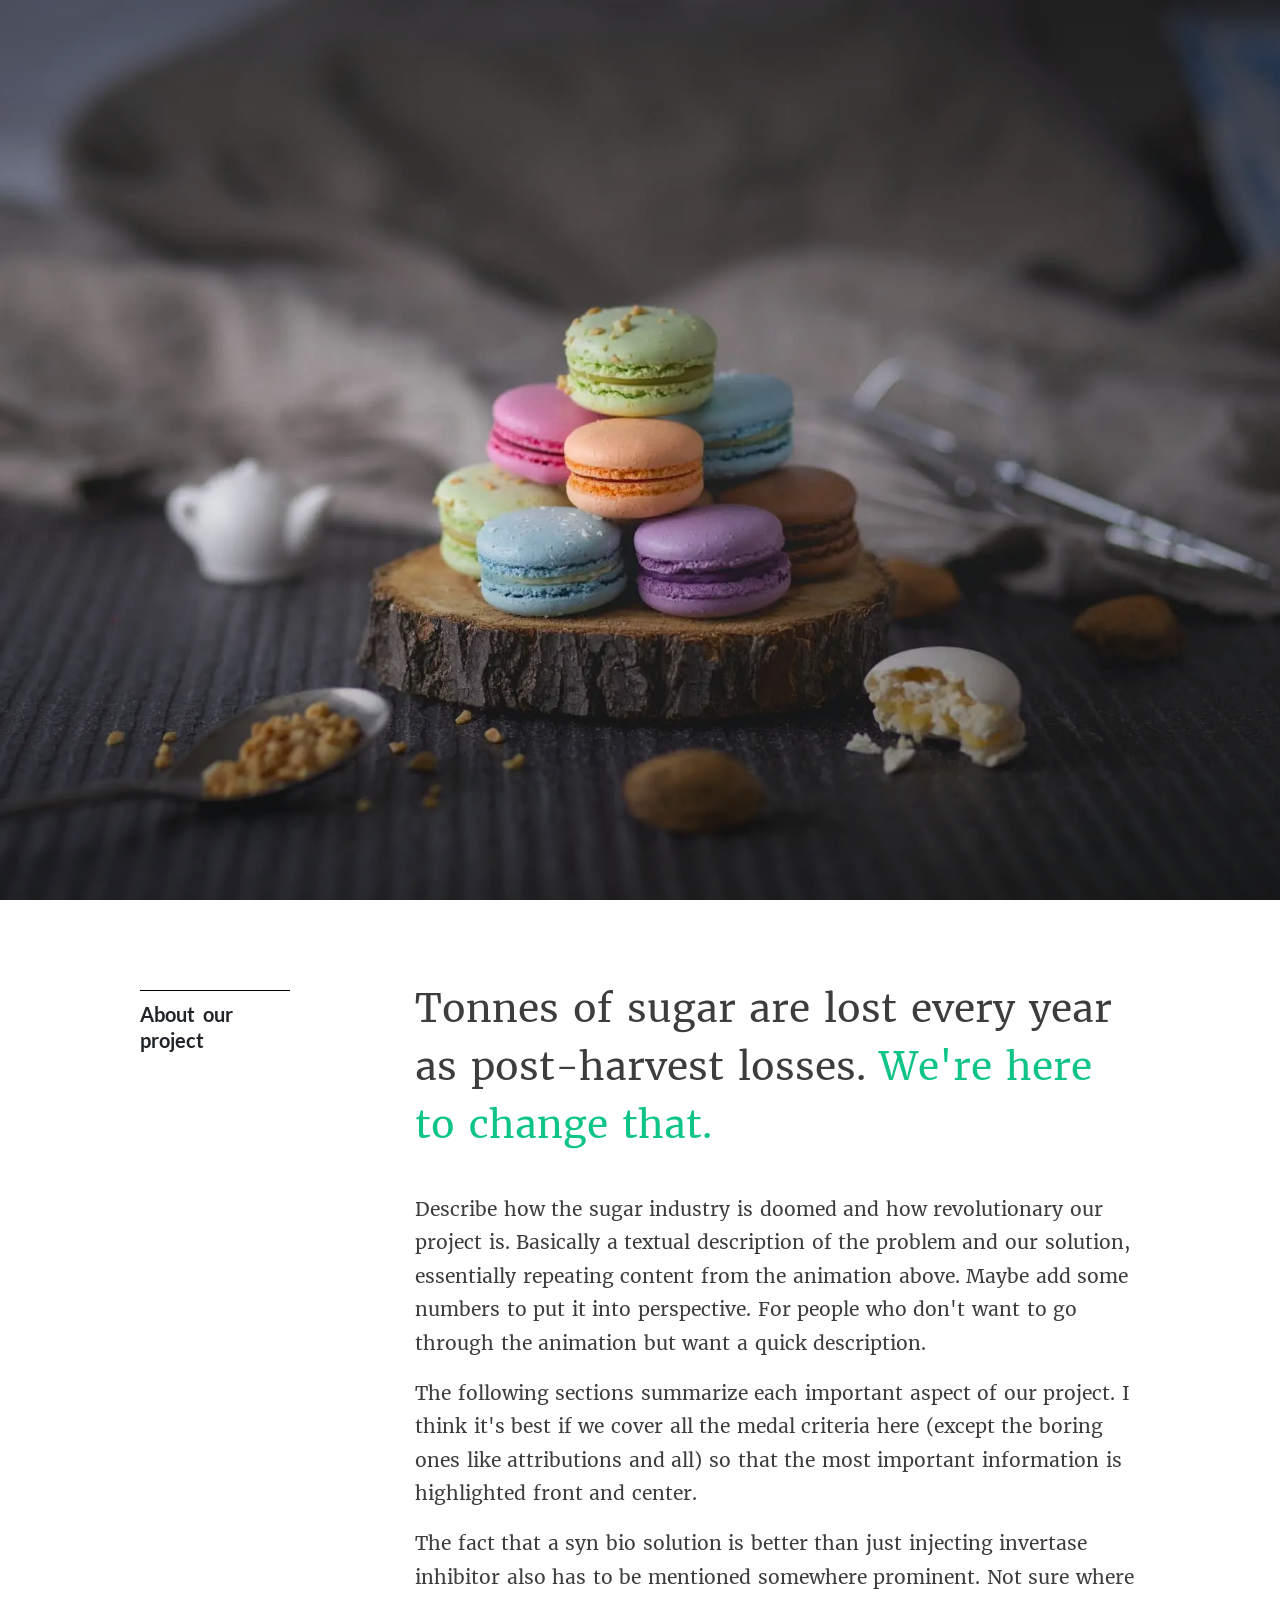
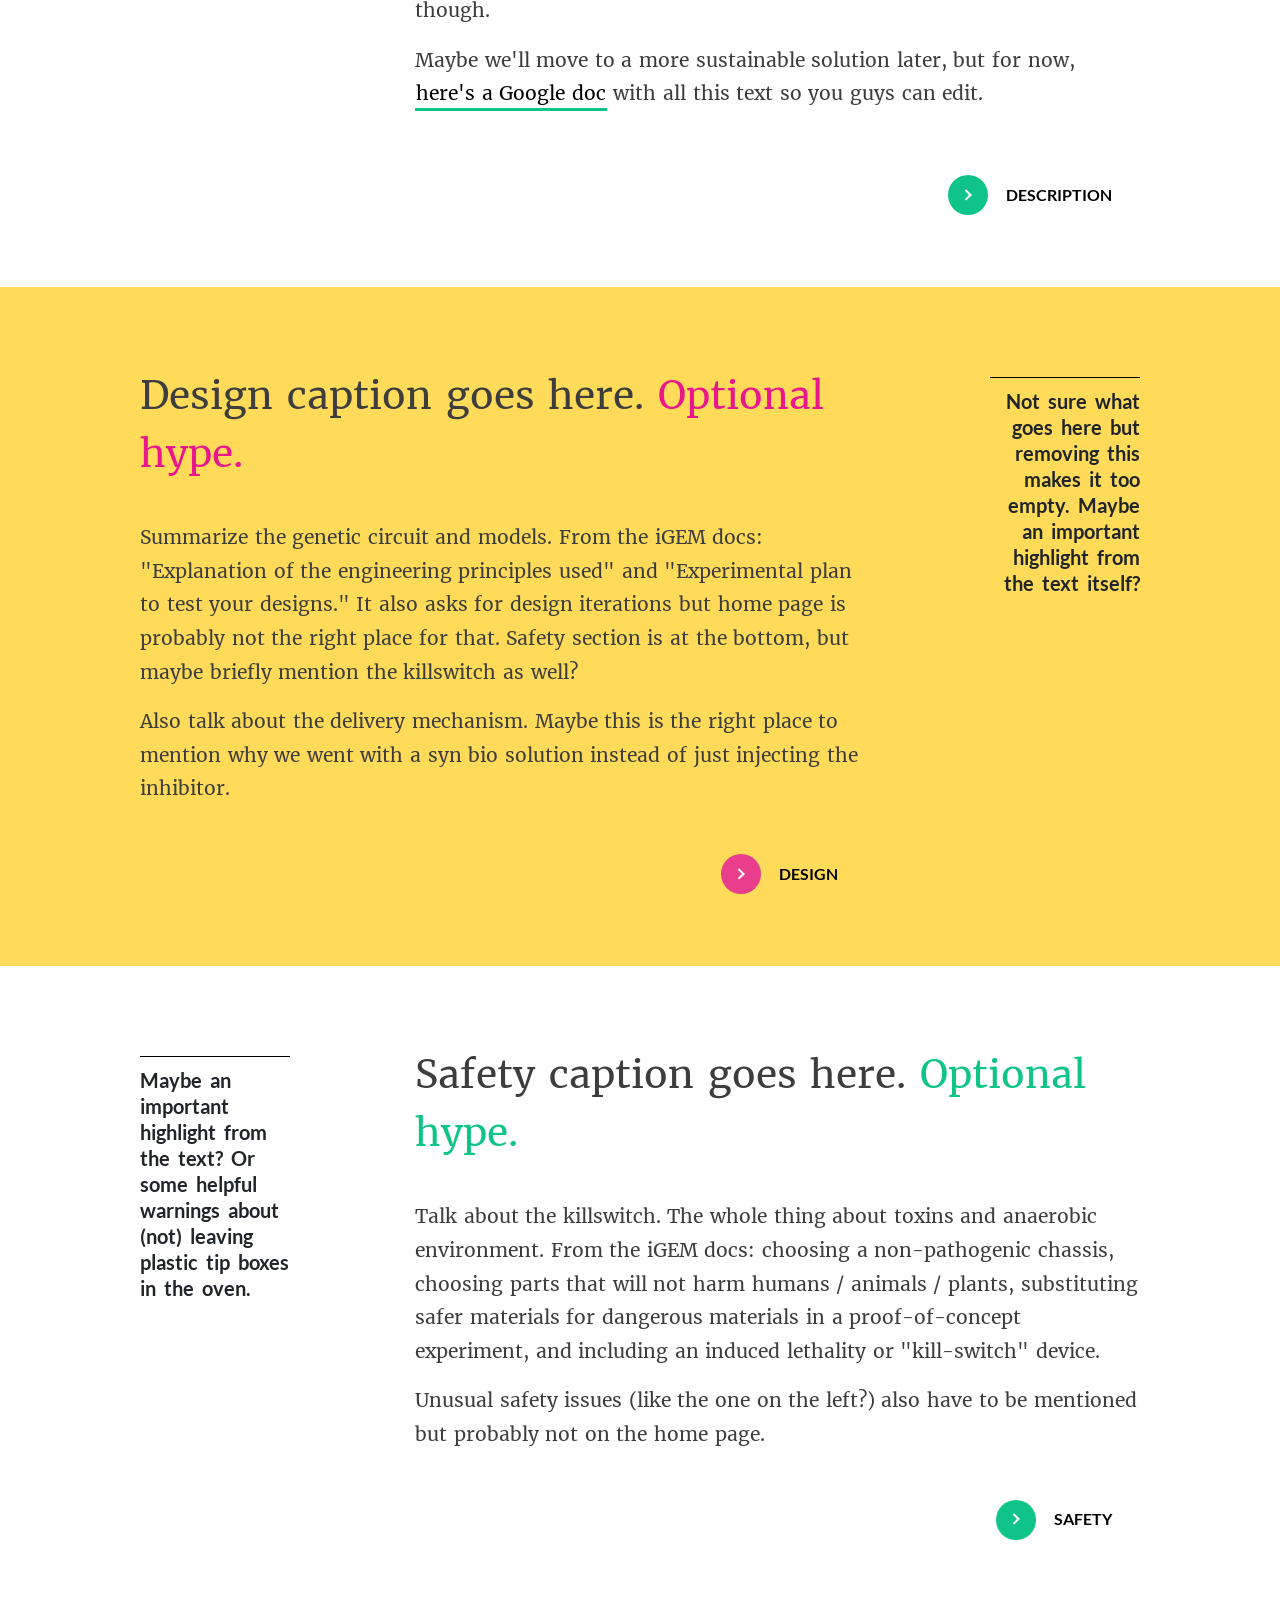
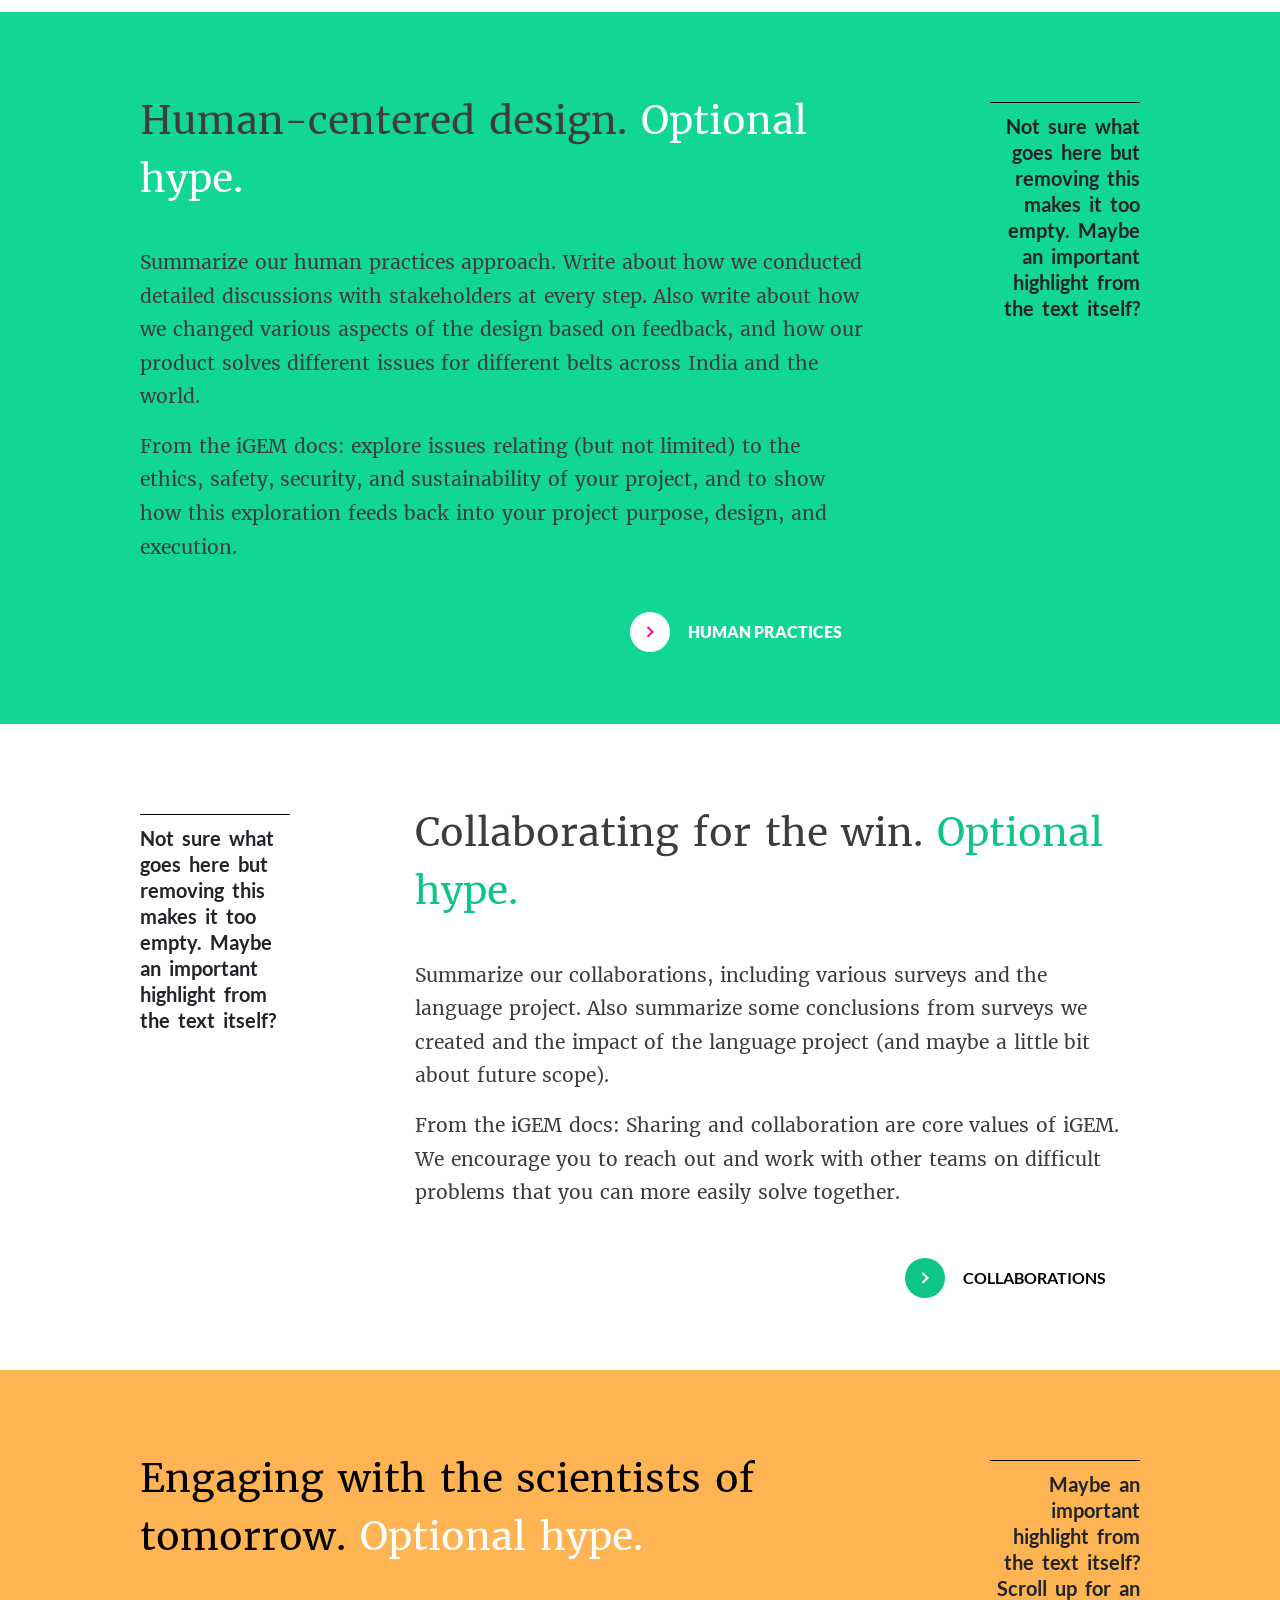
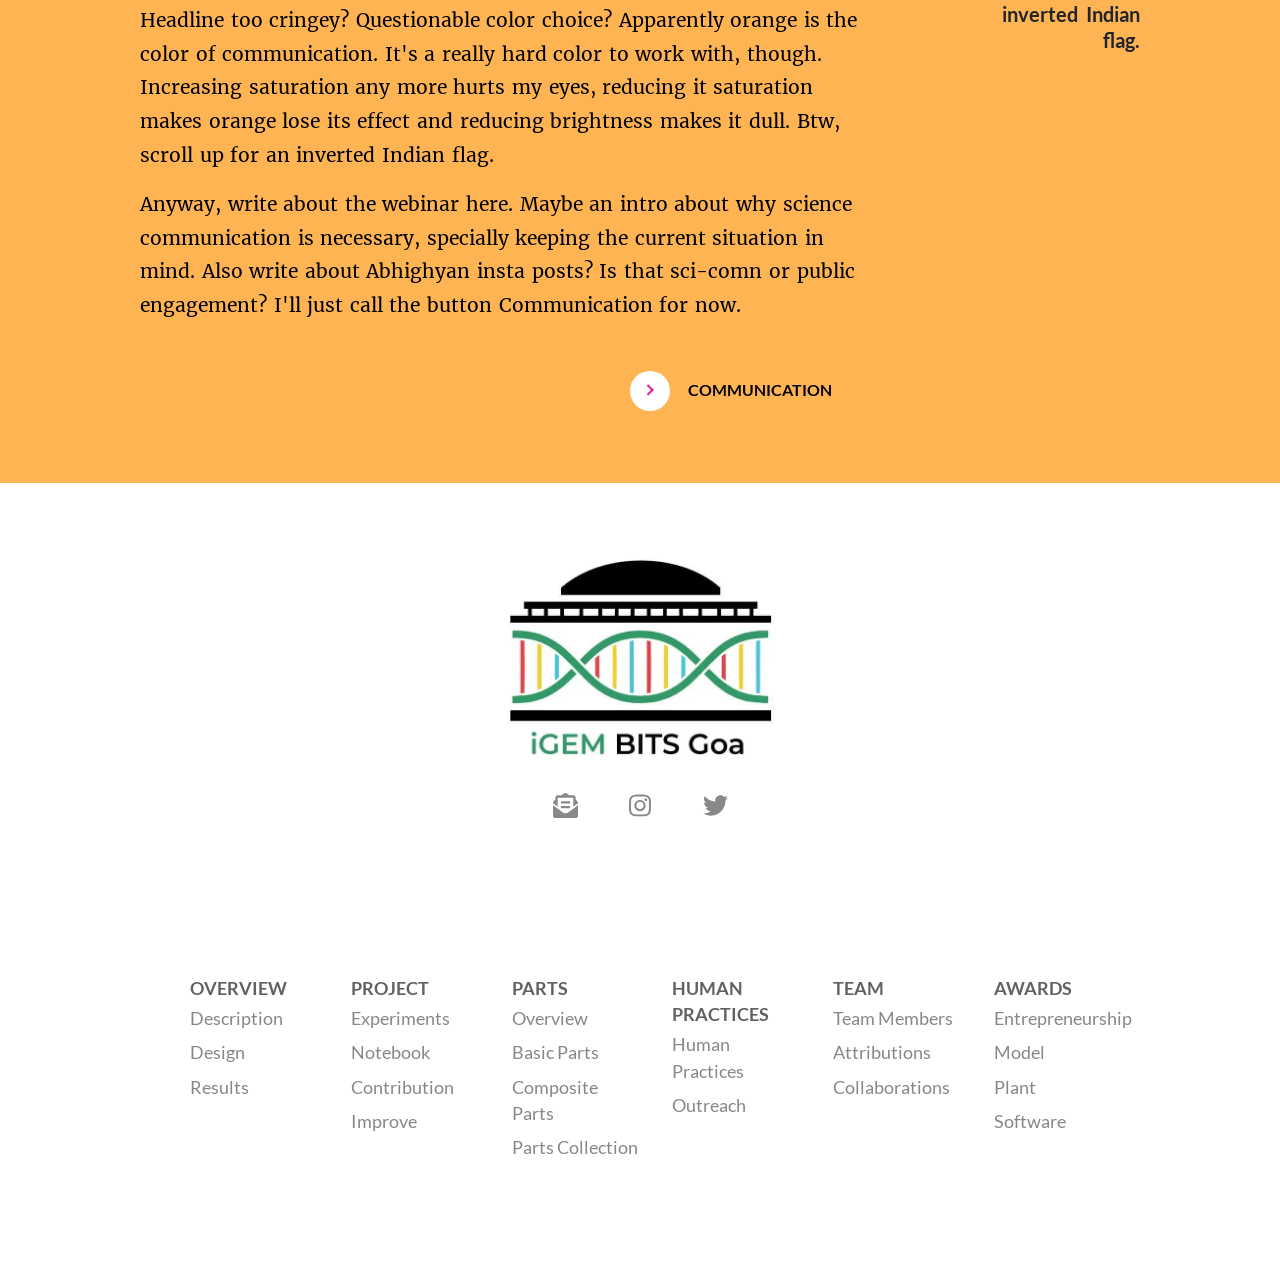
<file: index.html>
<html lang="en"><head><meta charset="UTF-8"/><meta name="viewport" content="width=device-width,initial-scale=1"/><title>iGEM BITS Goa</title><link href="css/index.css" rel="stylesheet"></head><body><nav class="navbar navbar-expand-lg d-flex justify-content-between bg-none nav-transparent fixed-top"><a class="navbar-brand d-lg-inline-block" href="/wiki/">iGEM <span>BITS Goa</span></a><div id="fullscreenMenuWrapper"><input id="menuToggle" type="checkbox"/><label for="menuToggle"><div id="menuSwitch"></div></label><div id="fullscreenMenu"><label class="mr-3" for="menuToggle"></label><div class="container w-100 h-100"><div class="h-100" id="menuContent"><div class="row w-100 mb-4"><div class="col-md-4 col-sm-12 py-3"><a class="nav-heading">Overview</a><ul><li><a href="/wiki/Description">Description</a></li><li><a href="/wiki/Design">Design</a></li><li><a href="/wiki/Results">Results</a></li></ul></div><div class="col-md-4 col-sm-12 py-3"><a class="nav-heading">Project</a><ul><li><a href="/wiki/Experiments">Experiments</a></li><li><a href="/wiki/Notebook">Notebook</a></li><li><a href="/wiki/Contribution">Contribution</a></li><li><a href="/wiki/Improve">Improve</a></li></ul></div><div class="col-md-4 col-sm-12 py-3"><a class="nav-heading">Parts</a><ul><li><a href="/wiki/Overview">Overview</a></li><li><a href="/wiki/Basic_Parts">Basic Parts</a></li><li><a href="/wiki/Composite_Parts">Composite Parts</a></li><li><a href="/wiki/Parts_Collection">Parts Collection</a></li></ul></div><div class="col-md-4 col-sm-12 py-3"><a class="nav-heading">Human Practices</a><ul><li><a href="/wiki/Human_Practices">Human Practices</a></li><li><a href="/wiki/Outreach">Outreach</a></li></ul></div><div class="col-md-4 col-sm-12 py-3"><a class="nav-heading">Team</a><ul><li><a href="/wiki/Team_Members">Team Members</a></li><li><a href="/wiki/Attributions">Attributions</a></li><li><a href="/wiki/Collaborations">Collaborations</a></li></ul></div><div class="col-md-4 col-sm-12 py-3"><a class="nav-heading">Awards</a><ul><li><a href="/wiki/Entrepreneurship">Entrepreneurship</a></li><li><a href="/wiki/Model">Model</a></li><li><a href="/wiki/Plant">Plant</a></li><li><a href="/wiki/Software">Software</a></li></ul></div></div></div></div></div></div></nav><header class="d-flex justify-content-center align-items-center"><div class="container text-center"><div class="heading d-flex justify-content-center align-items-center"><h1></h1></div></div></header><section class="white" id="introduction"><div class="container"><div class="row"><div class="sidebar col-lg-3"><h3>About our project</h3></div><div class="content col-lg-9"><h2>Tonnes of sugar are lost every year as post-harvest losses. <span>We're here to change that.</span></h2><h3>About our project</h3><p>Describe how the sugar industry is doomed and how revolutionary our project is. Basically a textual description of the problem and our solution, essentially repeating content from the animation above. Maybe add some numbers to put it into perspective. For people who don't want to go through the animation but want a quick description.</p><p>The following sections summarize each important aspect of our project. I think it's best if we cover all the medal criteria here (except the boring ones like attributions and all) so that the most important information is highlighted front and center.</p><p>The fact that a syn bio solution is better than just injecting invertase inhibitor also has to be mentioned somewhere prominent. Not sure where though.</p><p>Maybe we'll move to a more sustainable solution later, but for now, <a href="https://docs.google.com/document/d/1rIz6781r7rfrTbcgEW1J4UNyr1bBL3hShowc-FcC2Ow/edit?usp=sharing" target="_blank">here's a Google doc</a> with all this text so you guys can edit.</p><p><a href="href"></a></p><div class="d-flex justify-content-end my-5"><a class="button next long" href="/wiki/Description"><span class="circle" aria-hidden="aria-hidden"><span class="icon arrow"></span></span><span class="button-text">Description</span></a></div></div></div></div></section><section class="yellow" id="design"><div class="container"><div class="row"><div class="content col-lg-9"><h2>Design caption goes here. <span>Optional hype.</span></h2><h3>Not sure what goes here but removing this makes it too empty. Maybe an important highlight from the text itself?</h3><p>Summarize the genetic circuit and models. From the iGEM docs: "Explanation of the engineering principles used" and "Experimental plan to test your designs." It also asks for design iterations but home page is probably not the right place for that. Safety section is at the bottom, but maybe briefly mention the killswitch as well?</p><p>Also talk about the delivery mechanism. Maybe this is the right place to mention why we went with a syn bio solution instead of just injecting the inhibitor.</p><div class="d-flex justify-content-end my-5"><a class="button next short" href="/wiki/Design"><span class="circle" aria-hidden="aria-hidden"><span class="icon arrow"></span></span><span class="button-text">Design</span></a></div></div><div class="sidebar col-lg-3"><h3>Not sure what goes here but removing this makes it too empty. Maybe an important highlight from the text itself?</h3></div></div></div></section><section class="white" id="safety"><div class="container"><div class="row"><div class="sidebar col-lg-3"><h3>Maybe an important highlight from the text? Or some helpful warnings about (not) leaving plastic tip boxes in the oven.</h3></div><div class="content col-lg-9"><h2>Safety caption goes here. <span>Optional hype.</span></h2><h3>Maybe an important highlight from the text? Or some helpful warnings about (not) leaving plastic tip boxes in the oven.</h3><p>Talk about the killswitch. The whole thing about toxins and anaerobic environment. From the iGEM docs: choosing a non-pathogenic chassis, choosing parts that will not harm humans / animals / plants, substituting safer materials for dangerous materials in a proof-of-concept experiment, and including an induced lethality or "kill-switch" device.</p><p>Unusual safety issues (like the one on the left?) also have to be mentioned but probably not on the home page.</p><div class="d-flex justify-content-end my-5"><a class="button next short" href="/wiki/Safety"><span class="circle" aria-hidden="aria-hidden"><span class="icon arrow"></span></span><span class="button-text">Safety</span></a></div></div></div></div></section><section class="green" id="human-practices"><div class="container"><div class="row"><div class="content col-lg-9"><h2>Human-centered design. <span>Optional hype.</span></h2><h3>Not sure what goes here but removing this makes it too empty. Maybe an important highlight from the text itself?</h3><p>Summarize our human practices approach. Write about how we conducted detailed discussions with stakeholders at every step. Also write about how we changed various aspects of the design based on feedback, and how our product solves different issues for different belts across India and the world.</p><p>From the iGEM docs: explore issues relating (but not limited) to the ethics, safety, security, and sustainability of your project, and to show how this exploration feeds back into your project purpose, design, and execution.</p><div class="d-flex justify-content-end my-5"><a class="button next super-long" href="/wiki/Human_Practices"><span class="circle" aria-hidden="aria-hidden"><span class="icon arrow"></span></span><span class="button-text">Human Practices</span></a></div></div><div class="sidebar col-lg-3"><h3>Not sure what goes here but removing this makes it too empty. Maybe an important highlight from the text itself?</h3></div></div></div></section><section class="white" id="collaborations"><div class="container"><div class="row"><div class="sidebar col-lg-3"><h3>Not sure what goes here but removing this makes it too empty. Maybe an important highlight from the text itself?</h3></div><div class="content col-lg-9"><h2>Collaborating for the win. <span>Optional hype.</span></h2><h3>Not sure what goes here but removing this makes it too empty. Maybe an important highlight from the text itself?</h3><p>Summarize our collaborations, including various surveys and the language project. Also summarize some conclusions from surveys we created and the impact of the language project (and maybe a little bit about future scope).</p><p>From the iGEM docs: Sharing and collaboration are core values of iGEM. We encourage you to reach out and work with other teams on difficult problems that you can more easily solve together.</p><div class="d-flex justify-content-end my-5"><a class="button next super-long" href="/wiki/Collaborations"><span class="circle" aria-hidden="aria-hidden"><span class="icon arrow"></span></span><span class="button-text">Collaborations</span></a></div></div></div></div></section><section class="orange" id="science-communication"><div class="container"><div class="row"><div class="content col-lg-9"><h2>Engaging with the scientists of tomorrow. <span>Optional hype.</span></h2><h3>Maybe an important highlight from the text itself? Scroll up for an inverted Indian flag.</h3><p>Headline too cringey? Questionable color choice? Apparently orange is the color of communication. It's a really hard color to work with, though. Increasing saturation any more hurts my eyes, reducing it saturation makes orange lose its effect and reducing brightness makes it dull. Btw, scroll up for an inverted Indian flag.</p><p>Anyway, write about the webinar here. Maybe an intro about why science communication is necessary, specially keeping the current situation in mind. Also write about Abhighyan insta posts? Is that sci-comn or public engagement? I'll just call the button Communication for now.</p><div class="d-flex justify-content-end my-5"><a class="button next super-long" href="/wiki/Communication"><span class="circle" aria-hidden="aria-hidden"><span class="icon arrow"></span></span><span class="button-text">Communication</span></a></div></div><div class="sidebar col-lg-3"><h3>Maybe an important highlight from the text itself? Scroll up for an inverted Indian flag.</h3></div></div></div></section><footer><div id="footerBrand"><div class="container"><div class="row"><div id="footerLogo"></div></div><div class="row justify-content-center" id="footerIcons"><a class="gmail" href="mailto:igembitsgoa@gmail.com"></a><a class="insta" href="https://instagram.com/igem_bits"></a><a class="twitter" href="https://twitter.com/igembitsgoa"></a></div></div></div><div id="footerNav"><div class="container"><div class="row justify-content-between"><div class="col-sm-6 col-md-4 col-lg-2 py-2"><a class="footer-heading">Overview</a><ul><li class="py-1"><a href="/wiki/Description">Description</a></li><li class="py-1"><a href="/wiki/Design">Design</a></li><li class="py-1"><a href="/wiki/Results">Results</a></li></ul></div><div class="col-sm-6 col-md-4 col-lg-2 py-2"><a class="footer-heading">Project</a><ul><li class="py-1"><a href="/wiki/Experiments">Experiments</a></li><li class="py-1"><a href="/wiki/Notebook">Notebook</a></li><li class="py-1"><a href="/wiki/Contribution">Contribution</a></li><li class="py-1"><a href="/wiki/Improve">Improve</a></li></ul></div><div class="col-sm-6 col-md-4 col-lg-2 py-2"><a class="footer-heading">Parts</a><ul><li class="py-1"><a href="/wiki/Overview">Overview</a></li><li class="py-1"><a href="/wiki/Basic_Parts">Basic Parts</a></li><li class="py-1"><a href="/wiki/Composite_Parts">Composite Parts</a></li><li class="py-1"><a href="/wiki/Parts_Collection">Parts Collection</a></li></ul></div><div class="col-sm-6 col-md-4 col-lg-2 py-2"><a class="footer-heading">Human Practices</a><ul><li class="py-1"><a href="/wiki/Human_Practices">Human Practices</a></li><li class="py-1"><a href="/wiki/Outreach">Outreach</a></li></ul></div><div class="col-sm-6 col-md-4 col-lg-2 py-2"><a class="footer-heading">Team</a><ul><li class="py-1"><a href="/wiki/Team_Members">Team Members</a></li><li class="py-1"><a href="/wiki/Attributions">Attributions</a></li><li class="py-1"><a href="/wiki/Collaborations">Collaborations</a></li></ul></div><div class="col-sm-6 col-md-4 col-lg-2 py-2"><a class="footer-heading">Awards</a><ul><li class="py-1"><a href="/wiki/Entrepreneurship">Entrepreneurship</a></li><li class="py-1"><a href="/wiki/Model">Model</a></li><li class="py-1"><a href="/wiki/Plant">Plant</a></li><li class="py-1"><a href="/wiki/Software">Software</a></li></ul></div></div></div></div></footer><script src="index.bundle.js"></script></body></html>
</file>
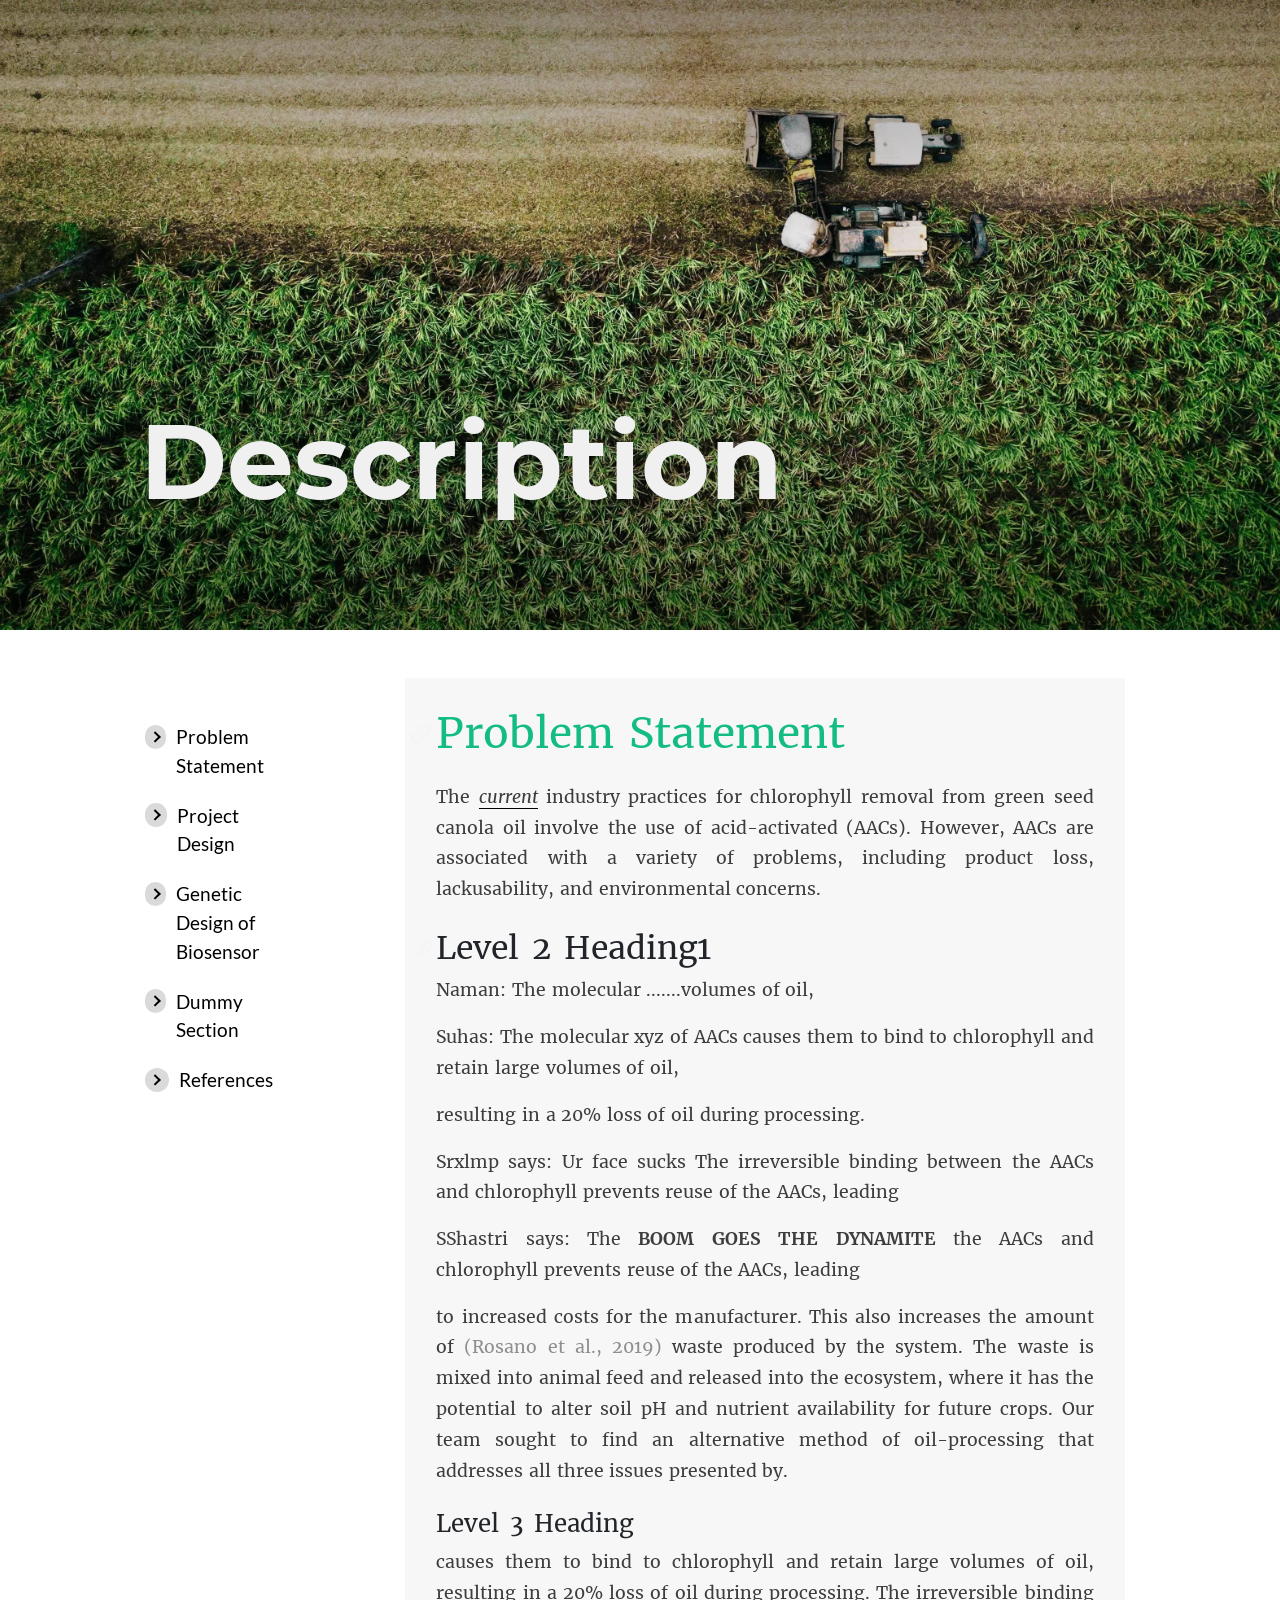
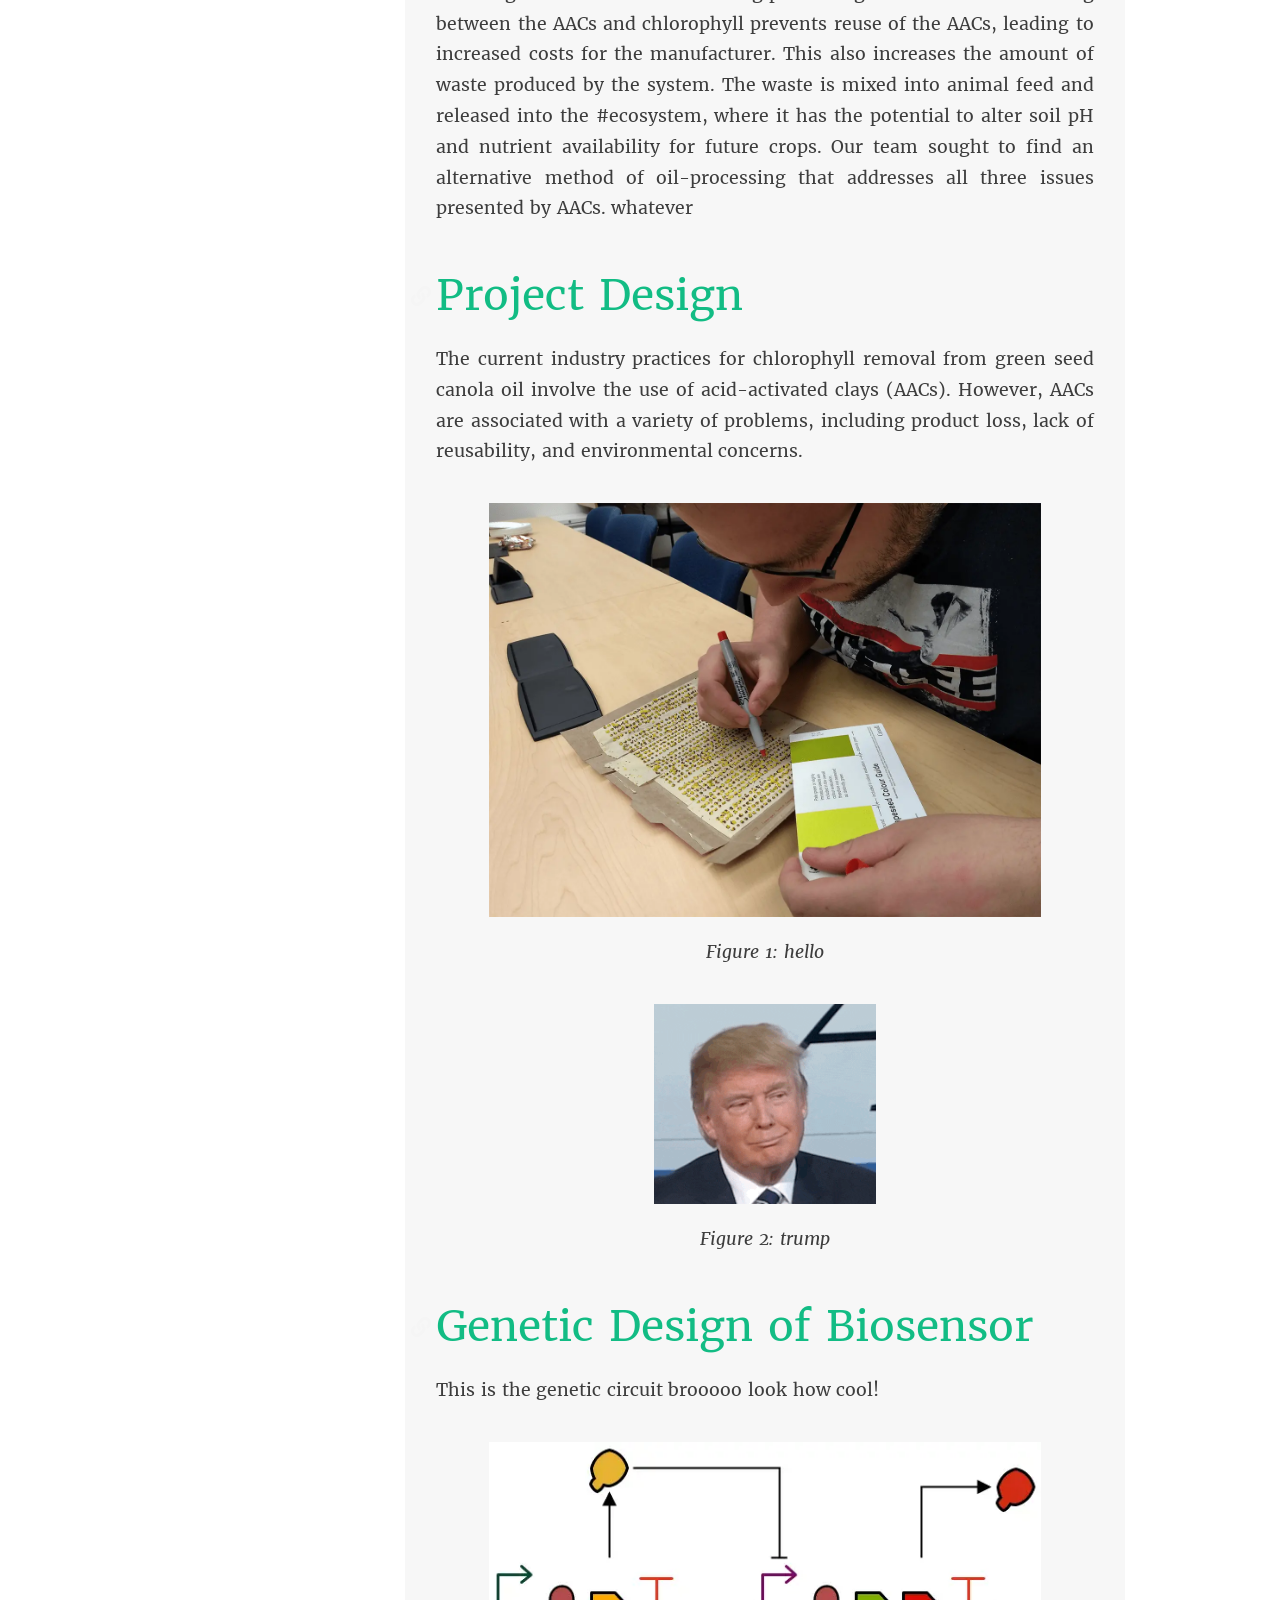
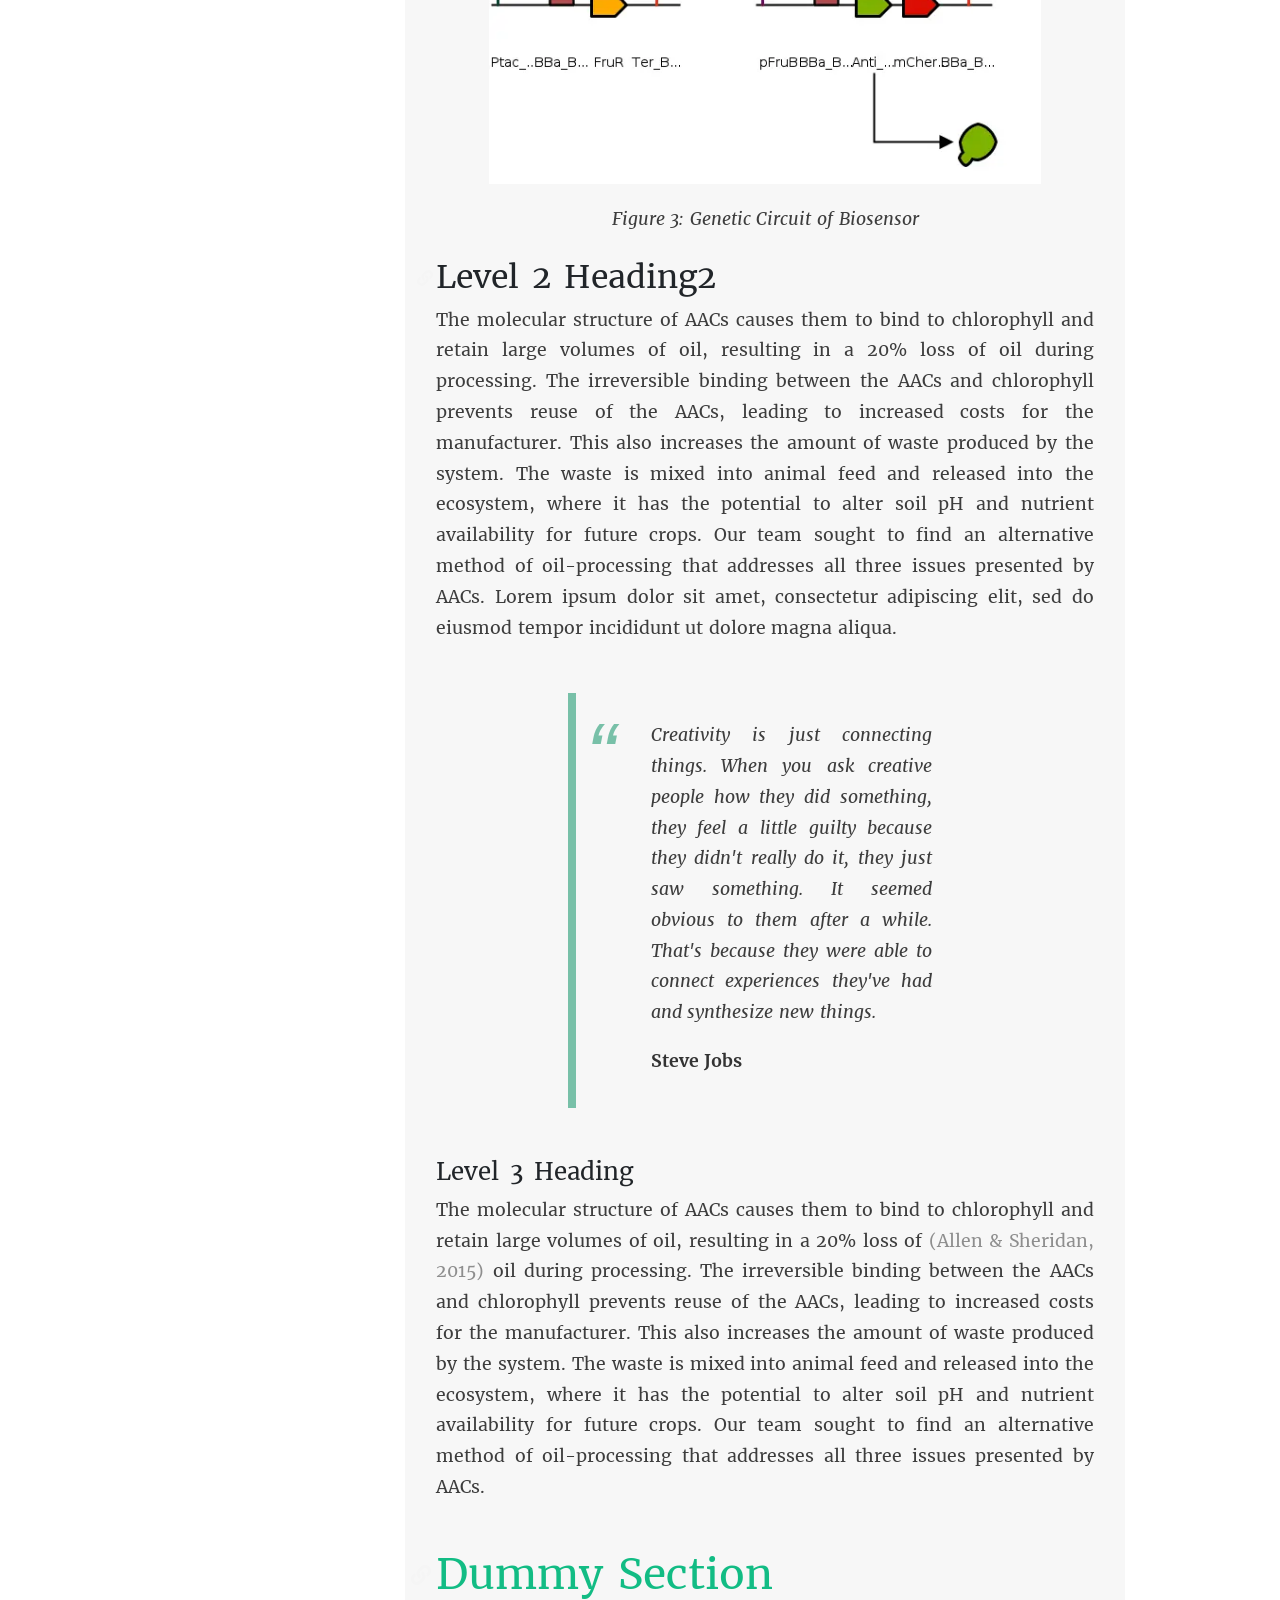
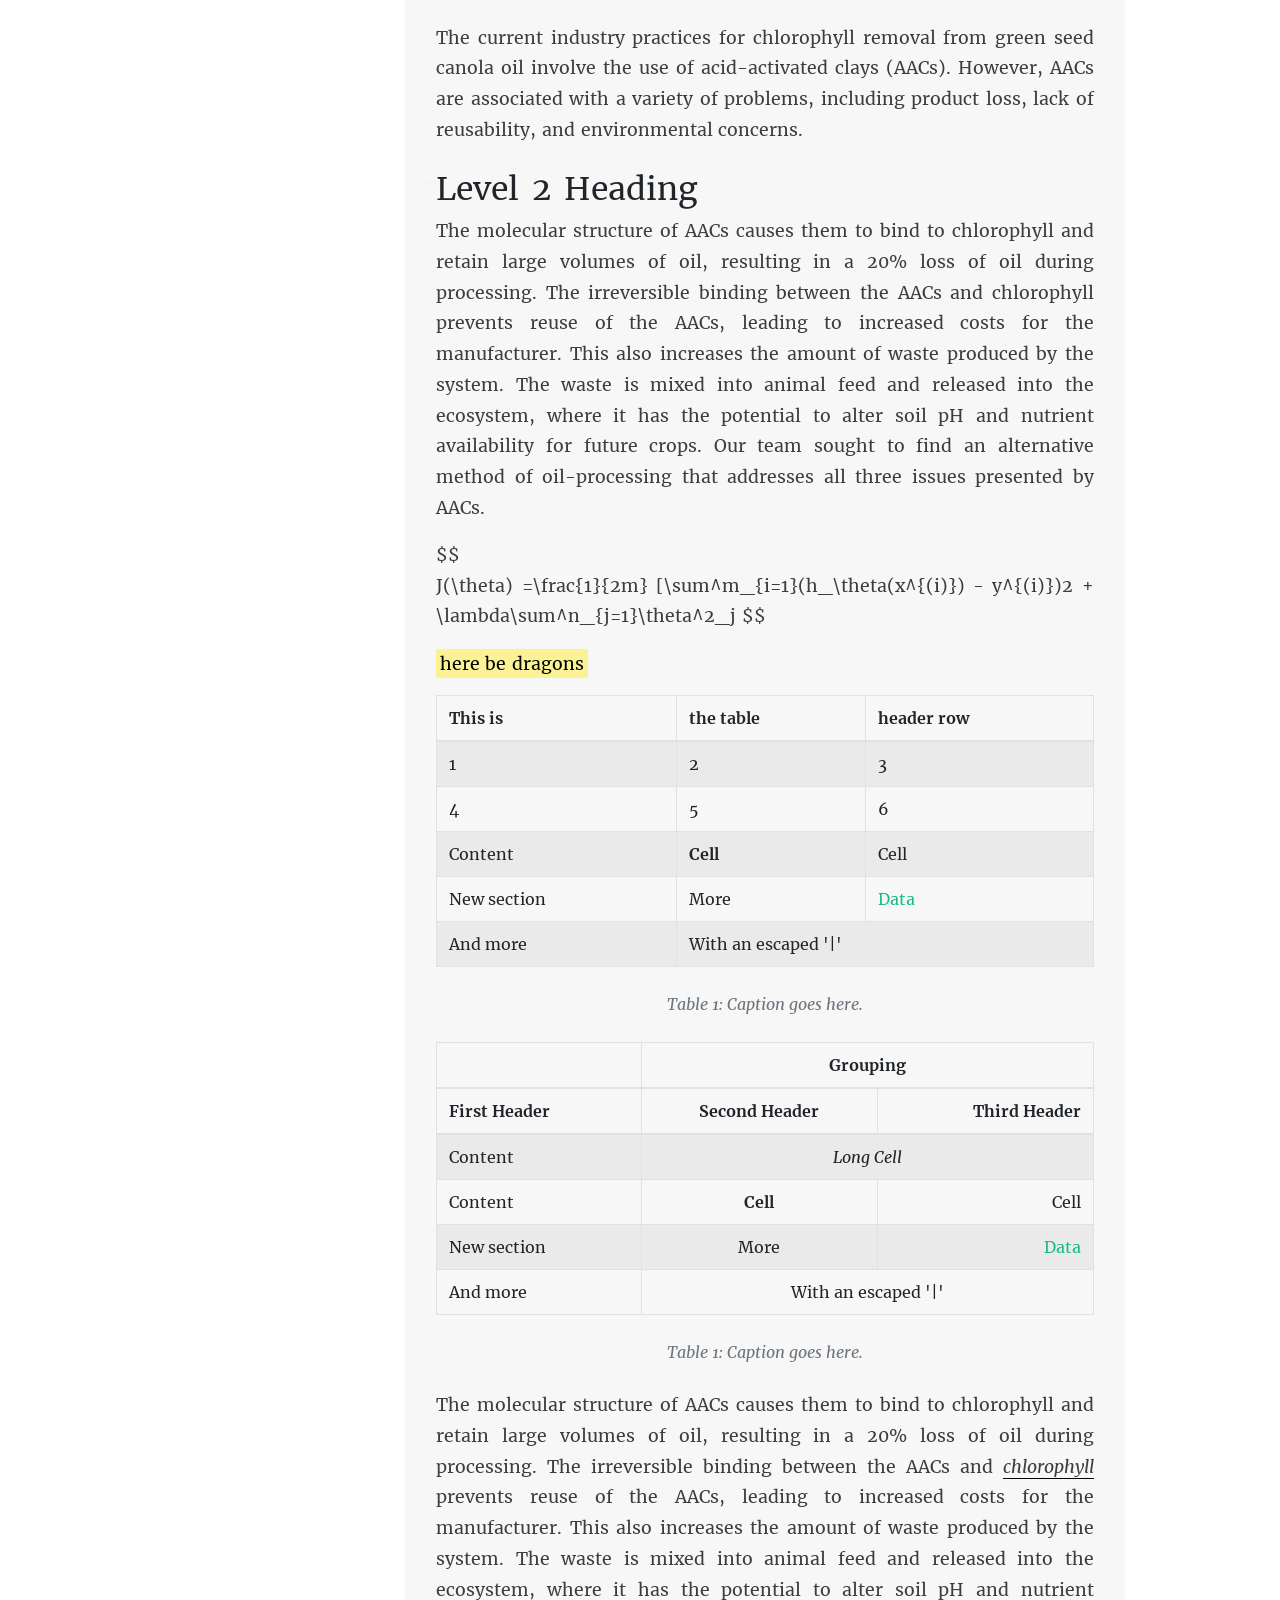
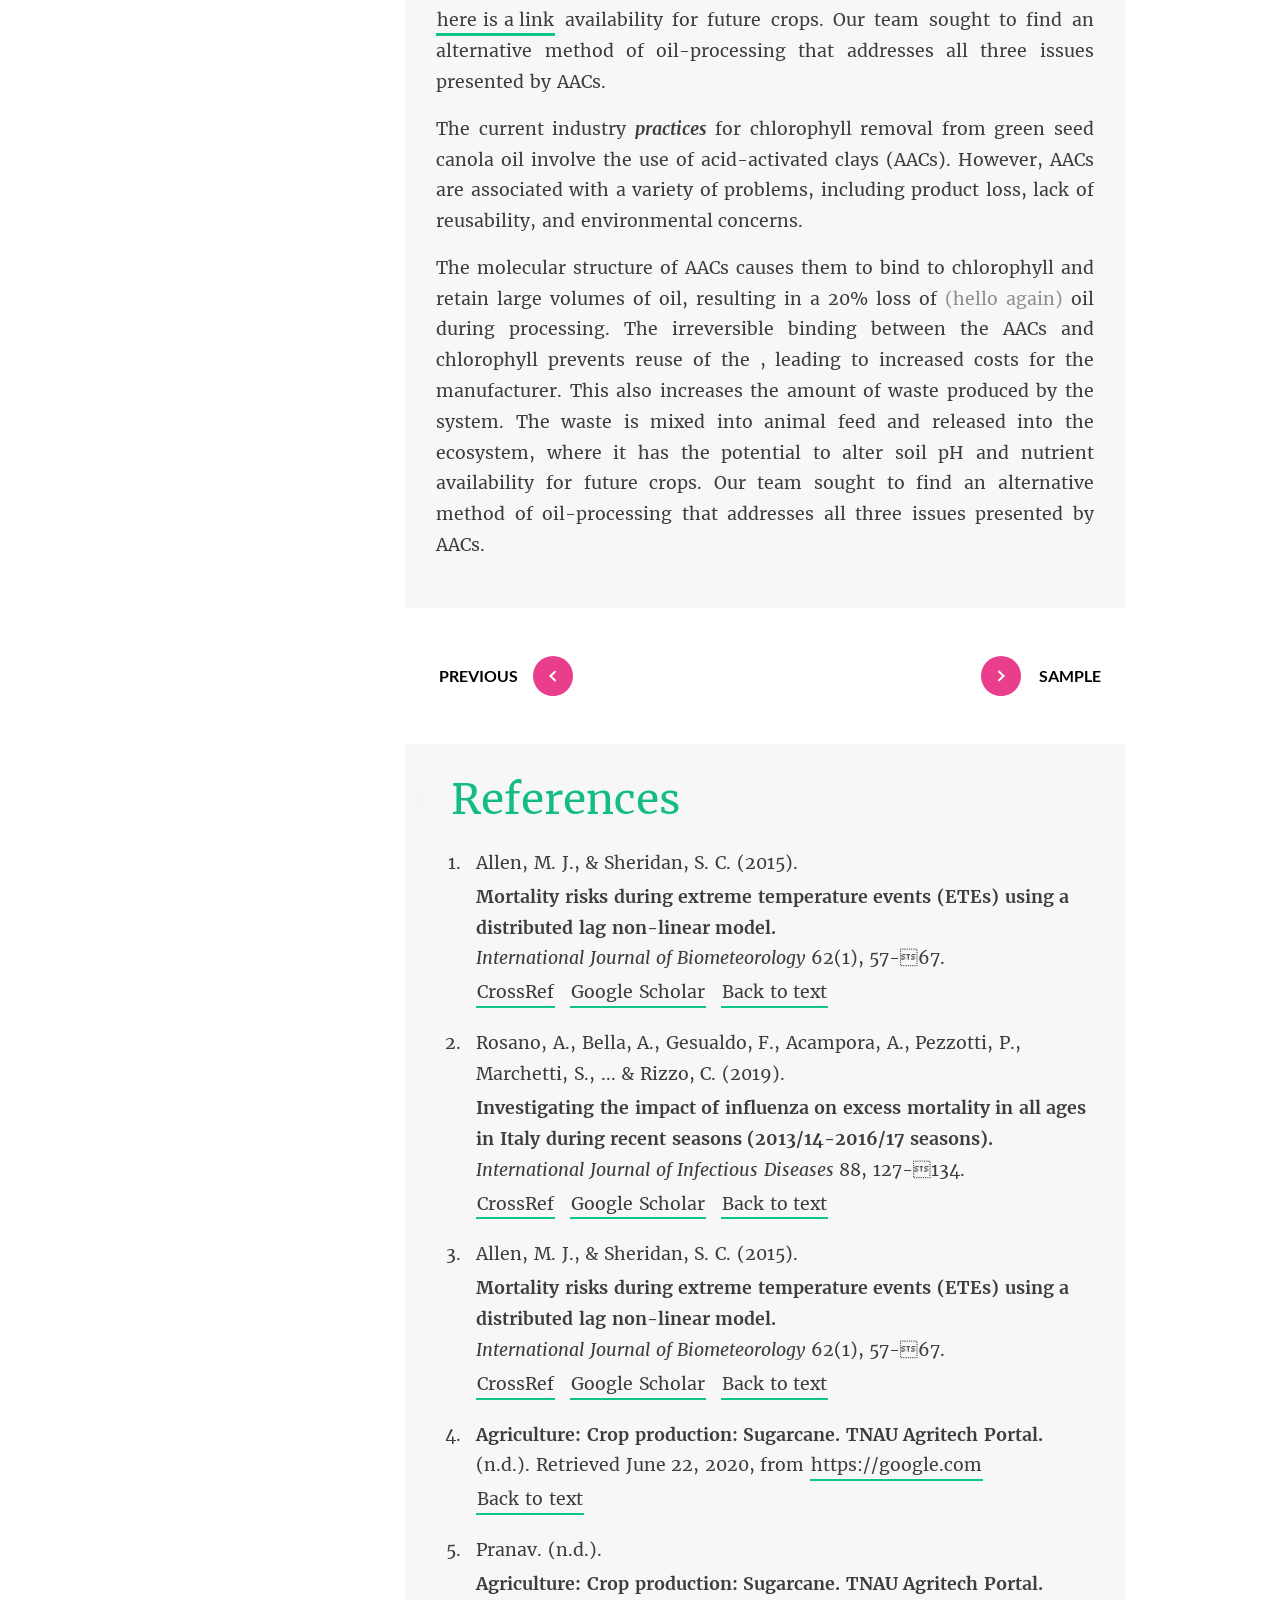
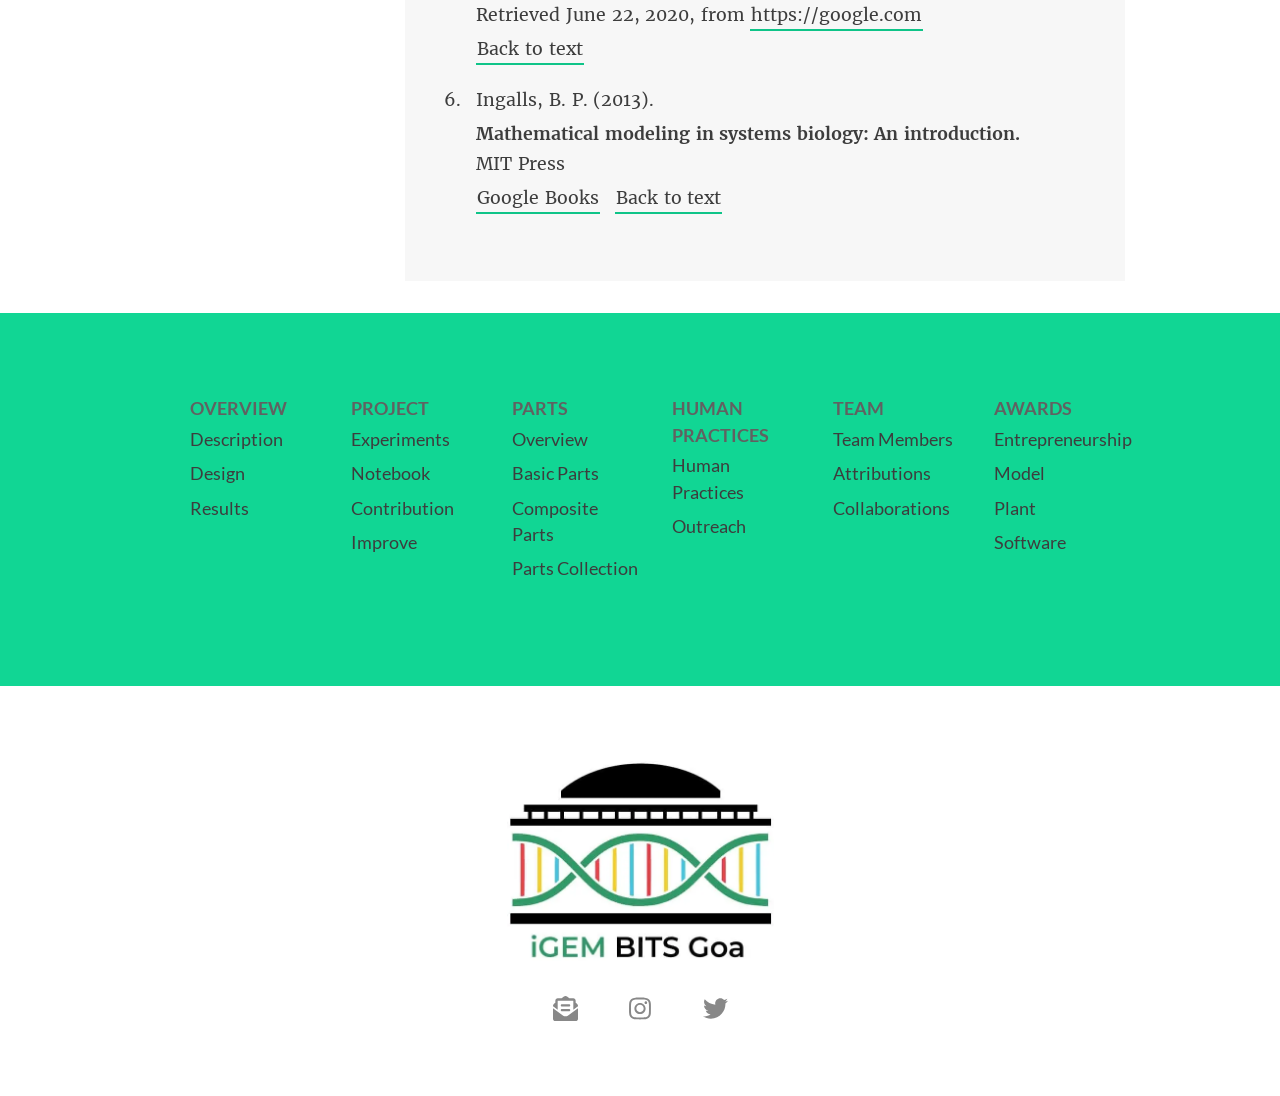
<file: Description/index.html>
<html lang="en"><head><meta charset="UTF-8"/><meta name="viewport" content="width=device-width,initial-scale=1"/><title>Description | SugarGain | iGEM BITS Goa</title><script src="https://2020.igem.org/common/MathJax-2.5-latest/MathJax.js?config=TeX-AMS-MML_HTMLorMML"></script><link href="../css/content.css" rel="stylesheet"></head><body><nav class="navbar navbar-expand-lg d-flex justify-content-between bg-none nav-transparent fixed-top"><a class="navbar-brand d-lg-inline-block" href="/wiki/">iGEM <span>BITS Goa</span></a><div id="fullscreenMenuWrapper"><input id="menuToggle" type="checkbox"/><label for="menuToggle"><div id="menuSwitch"></div></label><div id="fullscreenMenu"><label class="mr-3" for="menuToggle"></label><div class="container w-100 h-100"><div class="h-100" id="menuContent"><div class="row w-100 mb-4"><div class="col-md-4 col-sm-12 py-3"><a class="nav-heading">Overview</a><ul><li><a href="/wiki/Description">Description</a></li><li><a href="/wiki/Design">Design</a></li><li><a href="/wiki/Results">Results</a></li></ul></div><div class="col-md-4 col-sm-12 py-3"><a class="nav-heading">Project</a><ul><li><a href="/wiki/Experiments">Experiments</a></li><li><a href="/wiki/Notebook">Notebook</a></li><li><a href="/wiki/Contribution">Contribution</a></li><li><a href="/wiki/Improve">Improve</a></li></ul></div><div class="col-md-4 col-sm-12 py-3"><a class="nav-heading">Parts</a><ul><li><a href="/wiki/Overview">Overview</a></li><li><a href="/wiki/Basic_Parts">Basic Parts</a></li><li><a href="/wiki/Composite_Parts">Composite Parts</a></li><li><a href="/wiki/Parts_Collection">Parts Collection</a></li></ul></div><div class="col-md-4 col-sm-12 py-3"><a class="nav-heading">Human Practices</a><ul><li><a href="/wiki/Human_Practices">Human Practices</a></li><li><a href="/wiki/Outreach">Outreach</a></li></ul></div><div class="col-md-4 col-sm-12 py-3"><a class="nav-heading">Team</a><ul><li><a href="/wiki/Team_Members">Team Members</a></li><li><a href="/wiki/Attributions">Attributions</a></li><li><a href="/wiki/Collaborations">Collaborations</a></li></ul></div><div class="col-md-4 col-sm-12 py-3"><a class="nav-heading">Awards</a><ul><li><a href="/wiki/Entrepreneurship">Entrepreneurship</a></li><li><a href="/wiki/Model">Model</a></li><li><a href="/wiki/Plant">Plant</a></li><li><a href="/wiki/Software">Software</a></li></ul></div></div></div></div></div></div></nav><header class="d-flex justify-content-center"><div class="container d-flex align-items-end"><div id="heading"><h1>Description</h1></div></div></header><main><div class="container"><div class="row"><div class="sidebar col-lg-3"><div class="nav" id="contents"><ul></ul></div></div><div class="content col-lg-9"><article><h1>Problem Statement</h1><p>The <dfn>current ~ ongoing</dfn> industry practices for chlorophyll removal from green seed canola oil involve the use of acid-activated (AACs). However, AACs are associated with a variety of problems, including product loss, lackusability, and environmental concerns.</p><h2>Level 2 Heading1</h2><p>Naman: The molecular .......volumes of oil,</p><p>Suhas: The molecular xyz of AACs causes them to bind to chlorophyll and retain large volumes of oil,</p><p>resulting in a 20% loss of oil during processing.</p><p>Srxlmp says: Ur face sucks The irreversible binding between the AACs and chlorophyll prevents reuse of the AACs, leading</p><p>SShastri says: The <strong>BOOM GOES THE DYNAMITE</strong> the AACs and chlorophyll prevents reuse of the AACs, leading</p><p>to increased costs for the manufacturer. This also increases the amount of <a href="#citation1">Rosano et al., 2019</a> waste produced by the system. The waste is mixed into animal feed and released into the ecosystem, where it has the potential to alter soil pH and nutrient availability for future crops. Our team sought to find an alternative method of oil-processing that addresses all three issues presented by.</p><h3>Level 3 Heading</h3><p>causes them to bind to chlorophyll and retain large volumes of oil, resulting in a 20% loss of oil during processing. The irreversible binding between the AACs and chlorophyll prevents reuse of the AACs, leading to increased costs for the manufacturer. This also increases the amount of waste produced by the system. The waste is mixed into animal feed and released into the #ecosystem, where it has the potential to alter soil pH and nutrient availability for future crops. Our team sought to find an alternative method of oil-processing that addresses all three issues presented by AACs. whatever</p><h1>Project Design</h1><p>The current industry practices for chlorophyll removal from green seed canola oil involve the use of acid-activated clays (AACs). However, AACs are associated with a variety of problems, including product loss, lack of reusability, and environmental concerns.</p><div class="image"><img src="../assets/img/Description--calgary.jpg" alt="hello"/><p>Figure 1: hello</p></div><div class="image"><img src="../assets/img/Description--giphy.gif" alt="trump" style="width:40%"/><p>Figure 2: trump</p></div><h1>Genetic Design of Biosensor</h1><p>This is the genetic circuit brooooo look how cool!</p><div class="image"><img src="../assets/img/Biosensor.PNG" alt="Genetic Circuit of Biosensor"/><p>Figure 3: Genetic Circuit of Biosensor</p></div><h2>Level 2 Heading2</h2><p>The molecular structure of AACs causes them to bind to chlorophyll and retain large volumes of oil, resulting in a 20% loss of oil during processing. The irreversible binding between the AACs and chlorophyll prevents reuse of the AACs, leading to increased costs for the manufacturer. This also increases the amount of waste produced by the system. The waste is mixed into animal feed and released into the ecosystem, where it has the potential to alter soil pH and nutrient availability for future crops. Our team sought to find an alternative method of oil-processing that addresses all three issues presented by AACs. Lorem ipsum dolor sit amet, consectetur adipiscing elit, sed do eiusmod tempor incididunt ut dolore magna aliqua.</p><blockquote><p>Creativity is just connecting things. When you ask creative people how they did something, they feel a little guilty because they didn't really do it, they just saw something. It seemed obvious to them after a while. That's because they were able to connect experiences they've had and synthesize new things.</p><p><strong>Steve Jobs</strong></p></blockquote><h3>Level 3 Heading</h3><p>The molecular structure of AACs causes them to bind to chlorophyll and retain large volumes of oil, resulting in a 20% loss of <a href="#citation2">Allen &amp; Sheridan, 2015</a> oil during processing. The irreversible binding between the AACs and chlorophyll prevents reuse of the AACs, leading to increased costs for the manufacturer. This also increases the amount of waste produced by the system. The waste is mixed into animal feed and released into the ecosystem, where it has the potential to alter soil pH and nutrient availability for future crops. Our team sought to find an alternative method of oil-processing that addresses all three issues presented by AACs.</p><h1>Dummy Section</h1><p>The current industry practices for chlorophyll removal from green seed canola oil involve the use of acid-activated clays (AACs). However, AACs are associated with a variety of problems, including product loss, lack of reusability, and environmental concerns.</p><h2>Level 2 Heading</h2><p>The molecular structure of AACs causes them to bind to chlorophyll and retain large volumes of oil, resulting in a 20% loss of oil during processing. The irreversible binding between the AACs and chlorophyll prevents reuse of the AACs, leading to increased costs for the manufacturer. This also increases the amount of waste produced by the system. The waste is mixed into animal feed and released into the ecosystem, where it has the potential to alter soil pH and nutrient availability for future crops. Our team sought to find an alternative method of oil-processing that addresses all three issues presented by AACs.</p><p>$$<br>J(\theta) =\frac{1}{2m} [\sum^m_{i=1}(h_\theta(x^{(i)}) - y^{(i)})2 + \lambda\sum^n_{j=1}\theta^2_j $$</p><p><mark>here be dragons</mark></p><table><caption id="table1captiongoeshere">Table 1: Caption goes here.</caption><thead><tr><th>This is</th><th>the table</th><th>header row</th></tr></thead><tbody><tr><td>1</td><td>2</td><td>3</td></tr><tr><td>4</td><td>5</td><td>6</td></tr><tr><td>Content</td><td><strong>Cell</strong></td><td>Cell</td></tr><tr><td>New section</td><td>More</td><td><a href="https://google.com">Data</a></td></tr><tr><td>And more</td><td colspan="2">With an escaped '|'</td></tr></tbody></table><table><caption id="table1captiongoeshere">Table 1: Caption goes here.</caption><thead><tr><th></th><th style="text-align:center" colspan="2">Grouping</th></tr><tr><th>First Header</th><th style="text-align:center">Second Header</th><th style="text-align:right">Third Header</th></tr></thead><tbody><tr><td>Content</td><td style="text-align:center" colspan="2"><em>Long Cell</em></td></tr><tr><td>Content</td><td style="text-align:center"><strong>Cell</strong></td><td style="text-align:right">Cell</td></tr><tr><td>New section</td><td style="text-align:center">More</td><td style="text-align:right"><a href="https://google.com">Data</a></td></tr><tr><td>And more</td><td style="text-align:center" colspan="2">With an escaped '|'</td></tr></tbody></table><p>The molecular structure of AACs causes them to bind to chlorophyll and retain large volumes of oil, resulting in a 20% loss of oil during processing. The irreversible binding between the AACs and <dfn>chlorophyll ~ green pigment</dfn> prevents reuse of the AACs, leading to increased costs for the manufacturer. This also increases the amount of waste produced by the system. The waste is mixed into animal feed and released into the ecosystem, where it has the potential to alter soil pH and nutrient <a href="https://google.com">here is a link</a> availability for future crops. Our team sought to find an alternative method of oil-processing that addresses all three issues presented by AACs.</p><p>The current industry <em><strong>practices</strong></em> for chlorophyll removal from green seed canola oil involve the use of acid-activated clays (AACs). However, AACs are associated with a variety of problems, including product loss, lack of reusability, and environmental concerns.</p><p>The molecular structure of AACs causes them to bind to chlorophyll and retain large volumes of oil, resulting in a 20% loss of <a href="#citation2">hello again</a> oil during processing. The irreversible binding between the AACs and chlorophyll prevents reuse of the , leading to increased costs for the manufacturer. This also increases the amount of waste produced by the system. The waste is mixed into animal feed and released into the ecosystem, where it has the potential to alter soil pH and nutrient availability for future crops. Our team sought to find an alternative method of oil-processing that addresses all three issues presented by AACs.</p></article><div class="d-flex justify-content-between my-5"><a class="button prev flex justify-content-end medium" href="/wiki/Previous"><span class="circle" aria-hidden="aria-hidden"><span class="icon arrow"></span></span><span class="button-text">Previous</span></a><a class="button next short" href="/wiki/Sample"><span class="circle" aria-hidden="aria-hidden"><span class="icon arrow"></span></span><span class="button-text">Sample</span></a></div><article id="references"><h1>References</h1><ol><li id="citation1"><p class="author">Allen, M. J., &amp; Sheridan, S. C. (2015).</p><cite>Mortality risks during extreme temperature events (ETEs) using a distributed lag non-linear model.</cite><p><span class="journalTitle">International Journal of Biometeorology</span> <span class="journalInfo">62(1), 57-67.</span></p><a class="in-text" href="https://doi.org/10.1007/s00484-015-1117-4" target="_blank">CrossRef</a><a class="in-text" target="_blank">Google Scholar</a><a class="in-text" href="#intext1">Back to text</a></li><li id="citation2"><p class="author">Rosano, A., Bella, A., Gesualdo, F., Acampora, A., Pezzotti, P., Marchetti, S., ... &amp; Rizzo, C. (2019).</p><cite>Investigating the impact of influenza on excess mortality in all ages in Italy during recent seasons (2013/14-2016/17 seasons).</cite><p><span class="journalTitle">International Journal of Infectious Diseases</span> <span class="journalInfo">88, 127-134.</span></p><a class="in-text" href="https://doi.org/10.1016/j.ijid.2019.08.003" target="_blank">CrossRef</a><a class="in-text" target="_blank">Google Scholar</a><a class="in-text" href="#intext2">Back to text</a></li><li id="citation3"><p class="author">Allen, M. J., &amp; Sheridan, S. C. (2015).</p><cite>Mortality risks during extreme temperature events (ETEs) using a distributed lag non-linear model.</cite><p><span class="journalTitle">International Journal of Biometeorology</span> <span class="journalInfo">62(1), 57-67.</span></p><a class="in-text" href="https://doi.org/10.1007/s00484-015-1117-4" target="_blank">CrossRef</a><a class="in-text" target="_blank">Google Scholar</a><a class="in-text" href="#intext3">Back to text</a></li><li id="citation4"><cite>Agriculture: Crop production: Sugarcane. TNAU Agritech Portal.</cite><p><span class="details">(n.d.). Retrieved June 22, 2020, from </span><a class="in-text" href="https://google.com" target="_blank">https://google.com</a></p><a class="in-text" href="#intext4">Back to text</a></li><li id="citation5"><p class="author">Pranav. (n.d.).</p><cite>Agriculture: Crop production: Sugarcane. TNAU Agritech Portal.</cite><p><span class="details">Retrieved June 22, 2020, from </span><a class="in-text" href="https://google.com" target="_blank">https://google.com</a></p><a class="in-text" href="#intext5">Back to text</a></li><li id="citation6"><p class="author">Ingalls, B. P. (2013).</p><cite>Mathematical modeling in systems biology: An introduction.</cite><p><span class="details">MIT Press</span></p><a class="in-text" href="https://books.google.co.in/books?id=OYr6AQAAQBAJ" target="_blank">Google Books</a><a class="in-text" href="#intext6">Back to text</a></li></ol></article></div></div></div></main><footer><div id="footerNav"><div class="container"><div class="row justify-content-between"><div class="col-sm-6 col-md-4 col-lg-2 py-2"><a class="footer-heading">Overview</a><ul><li class="py-1"><a href="/wiki/Description">Description</a></li><li class="py-1"><a href="/wiki/Design">Design</a></li><li class="py-1"><a href="/wiki/Results">Results</a></li></ul></div><div class="col-sm-6 col-md-4 col-lg-2 py-2"><a class="footer-heading">Project</a><ul><li class="py-1"><a href="/wiki/Experiments">Experiments</a></li><li class="py-1"><a href="/wiki/Notebook">Notebook</a></li><li class="py-1"><a href="/wiki/Contribution">Contribution</a></li><li class="py-1"><a href="/wiki/Improve">Improve</a></li></ul></div><div class="col-sm-6 col-md-4 col-lg-2 py-2"><a class="footer-heading">Parts</a><ul><li class="py-1"><a href="/wiki/Overview">Overview</a></li><li class="py-1"><a href="/wiki/Basic_Parts">Basic Parts</a></li><li class="py-1"><a href="/wiki/Composite_Parts">Composite Parts</a></li><li class="py-1"><a href="/wiki/Parts_Collection">Parts Collection</a></li></ul></div><div class="col-sm-6 col-md-4 col-lg-2 py-2"><a class="footer-heading">Human Practices</a><ul><li class="py-1"><a href="/wiki/Human_Practices">Human Practices</a></li><li class="py-1"><a href="/wiki/Outreach">Outreach</a></li></ul></div><div class="col-sm-6 col-md-4 col-lg-2 py-2"><a class="footer-heading">Team</a><ul><li class="py-1"><a href="/wiki/Team_Members">Team Members</a></li><li class="py-1"><a href="/wiki/Attributions">Attributions</a></li><li class="py-1"><a href="/wiki/Collaborations">Collaborations</a></li></ul></div><div class="col-sm-6 col-md-4 col-lg-2 py-2"><a class="footer-heading">Awards</a><ul><li class="py-1"><a href="/wiki/Entrepreneurship">Entrepreneurship</a></li><li class="py-1"><a href="/wiki/Model">Model</a></li><li class="py-1"><a href="/wiki/Plant">Plant</a></li><li class="py-1"><a href="/wiki/Software">Software</a></li></ul></div></div></div></div><div id="footerBrand"><div class="container"><div class="row"><div id="footerLogo"></div></div><div class="row justify-content-center" id="footerIcons"><a class="gmail" href="mailto:igembitsgoa@gmail.com"></a><a class="insta" href="https://instagram.com/igem_bits"></a><a class="twitter" href="https://twitter.com/igembitsgoa"></a></div></div></div></footer><script src="../content.bundle.js"></script></body></html>
</file>
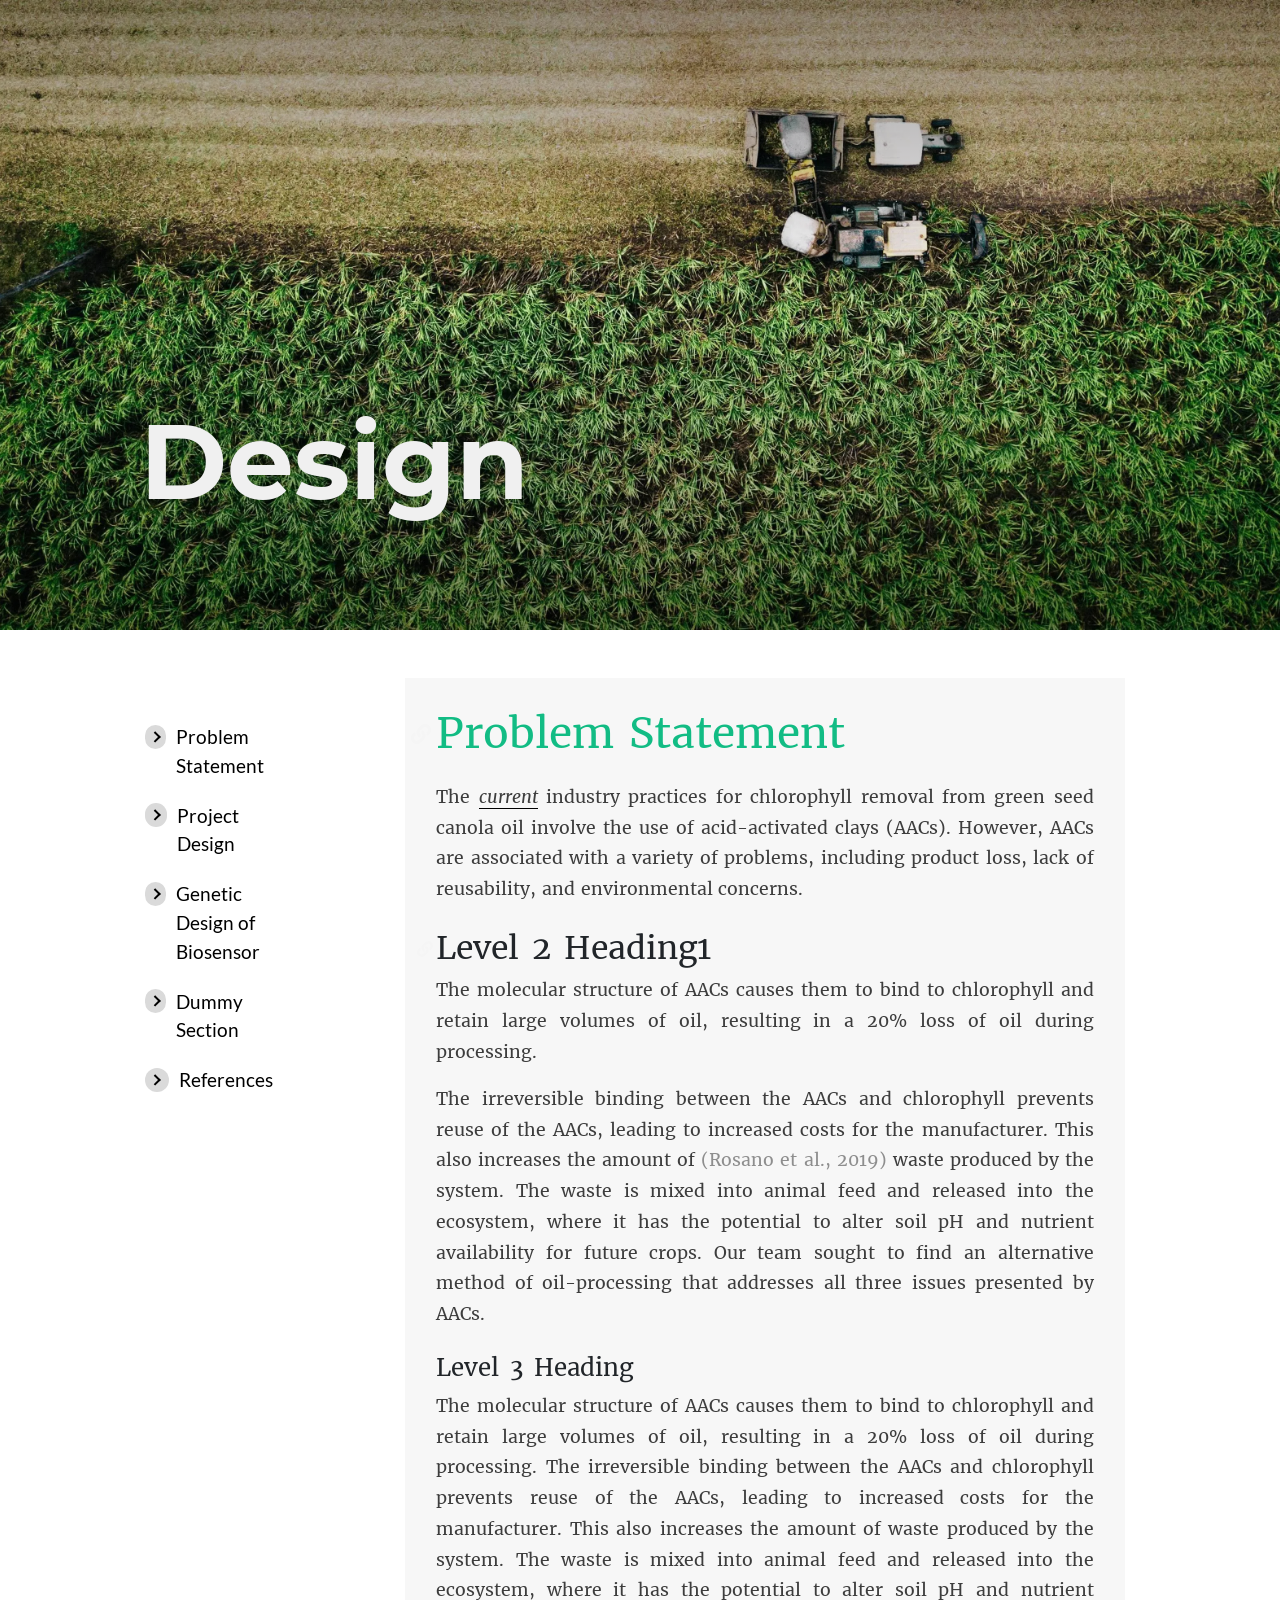
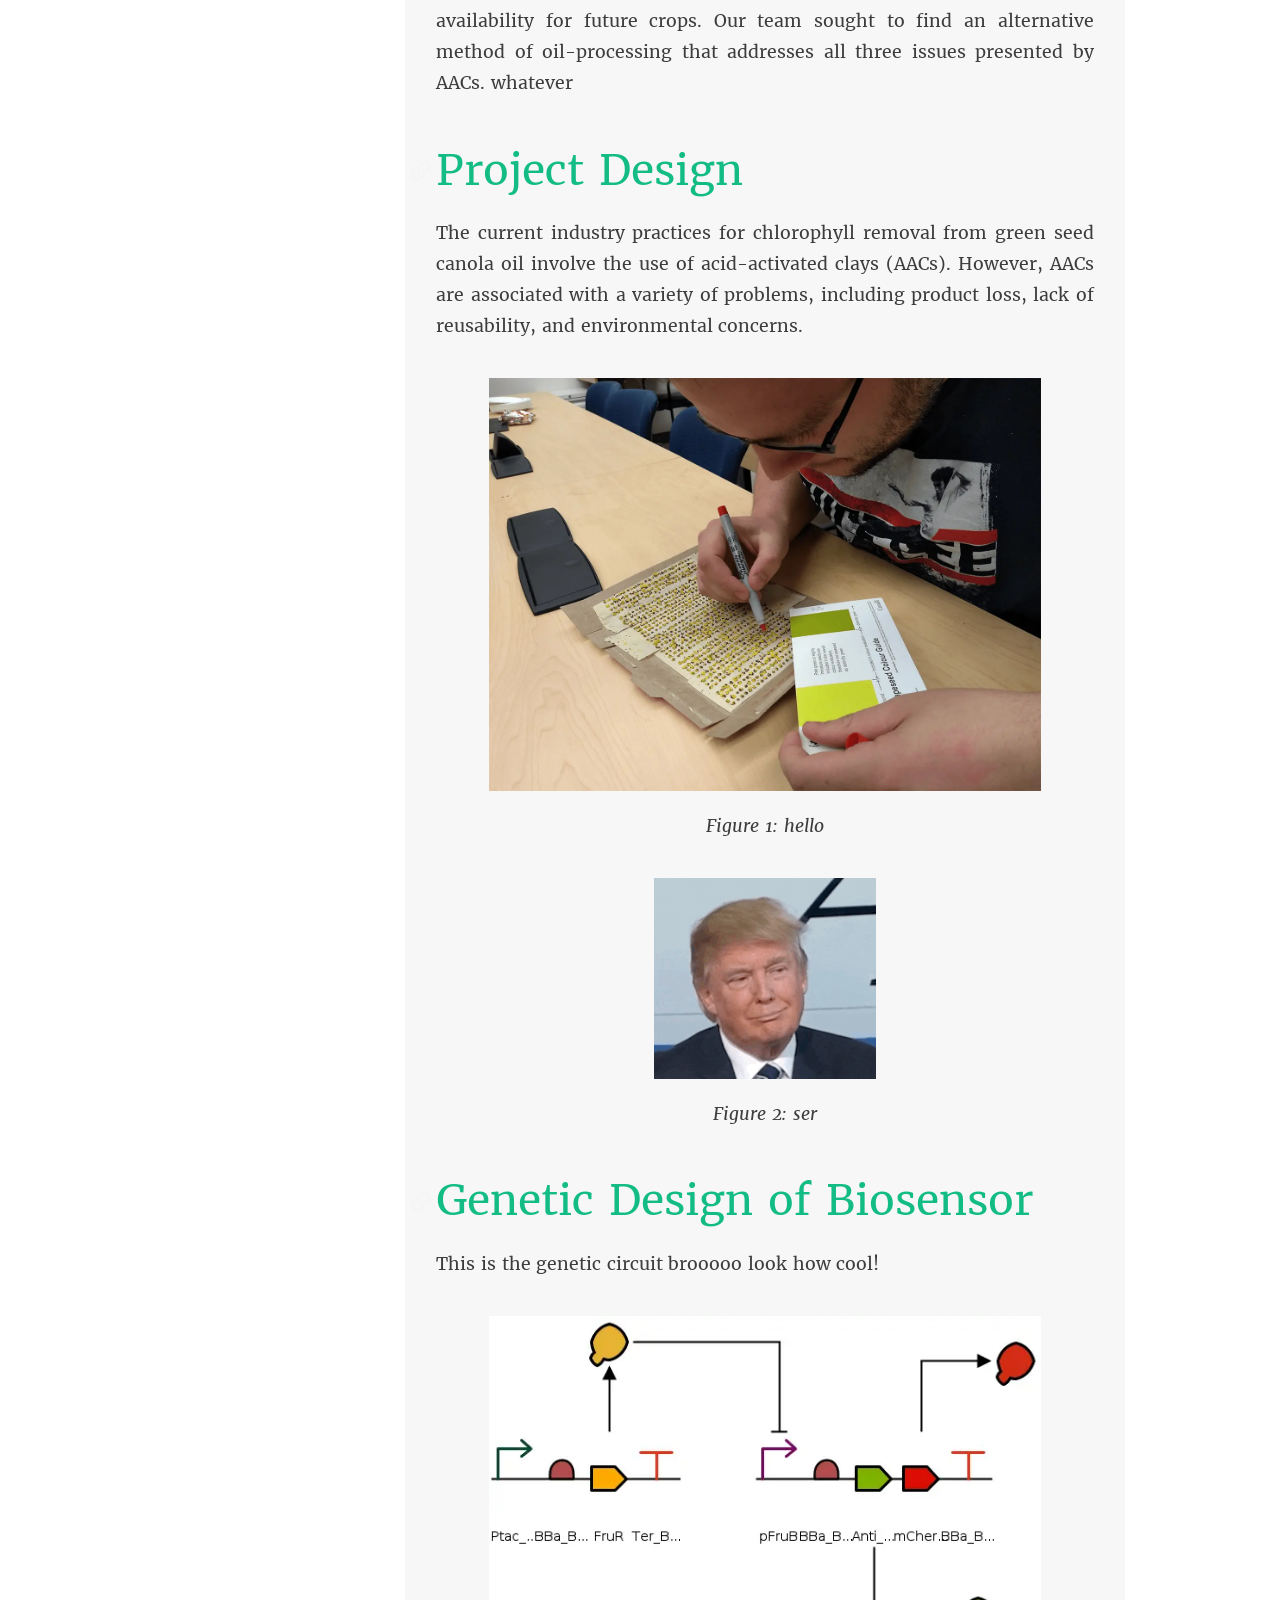
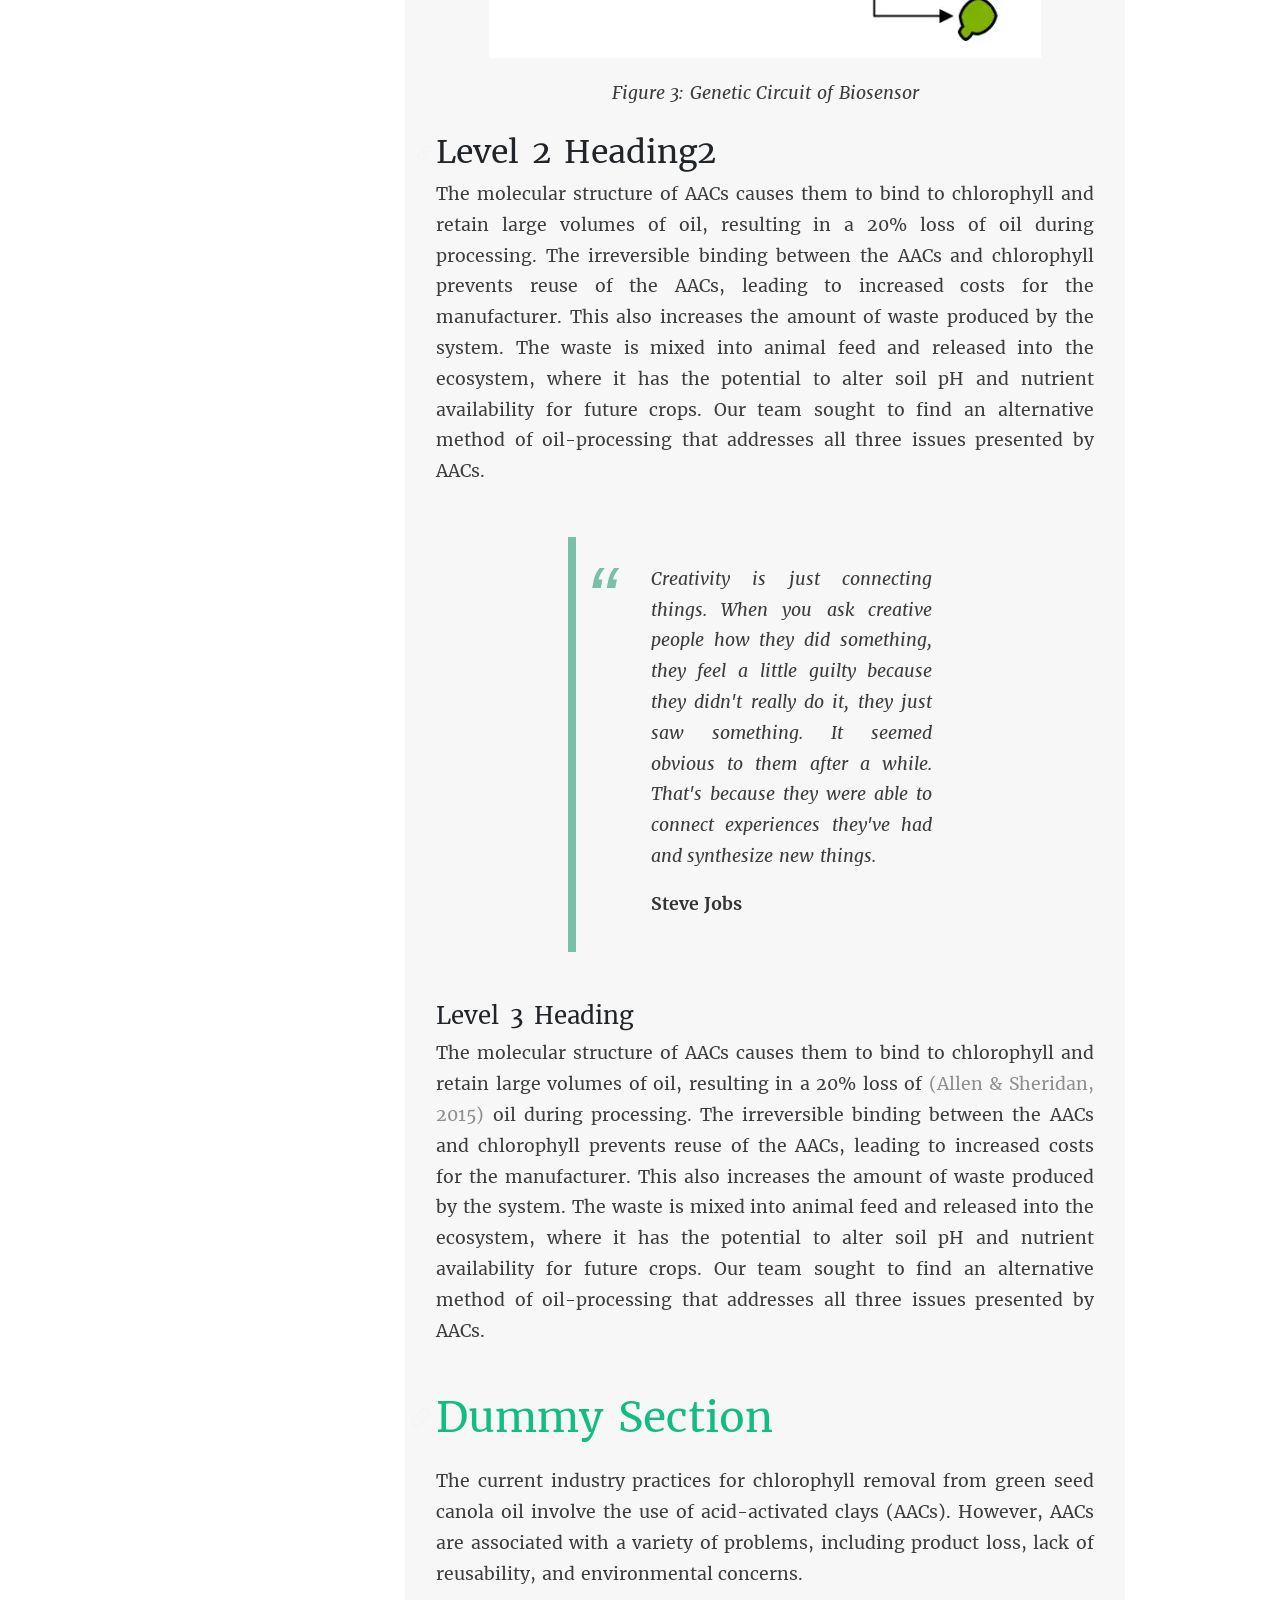
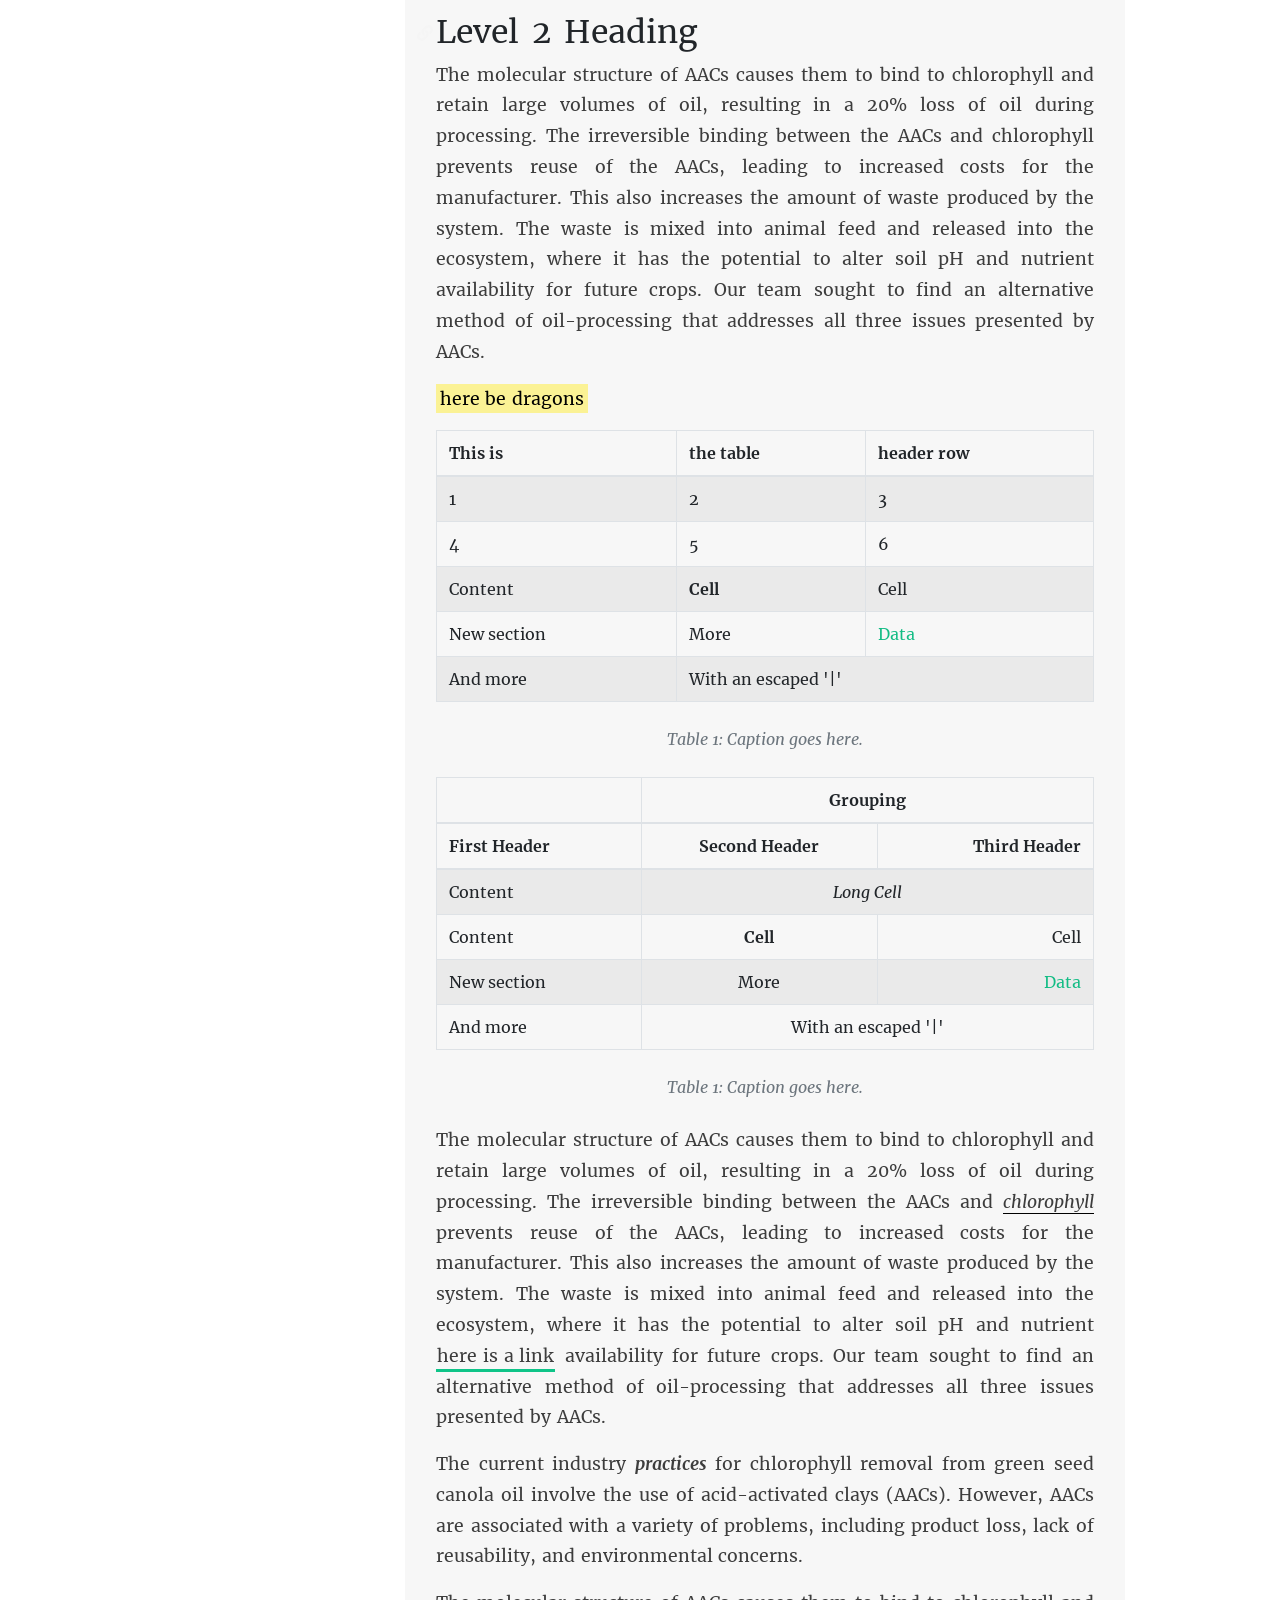
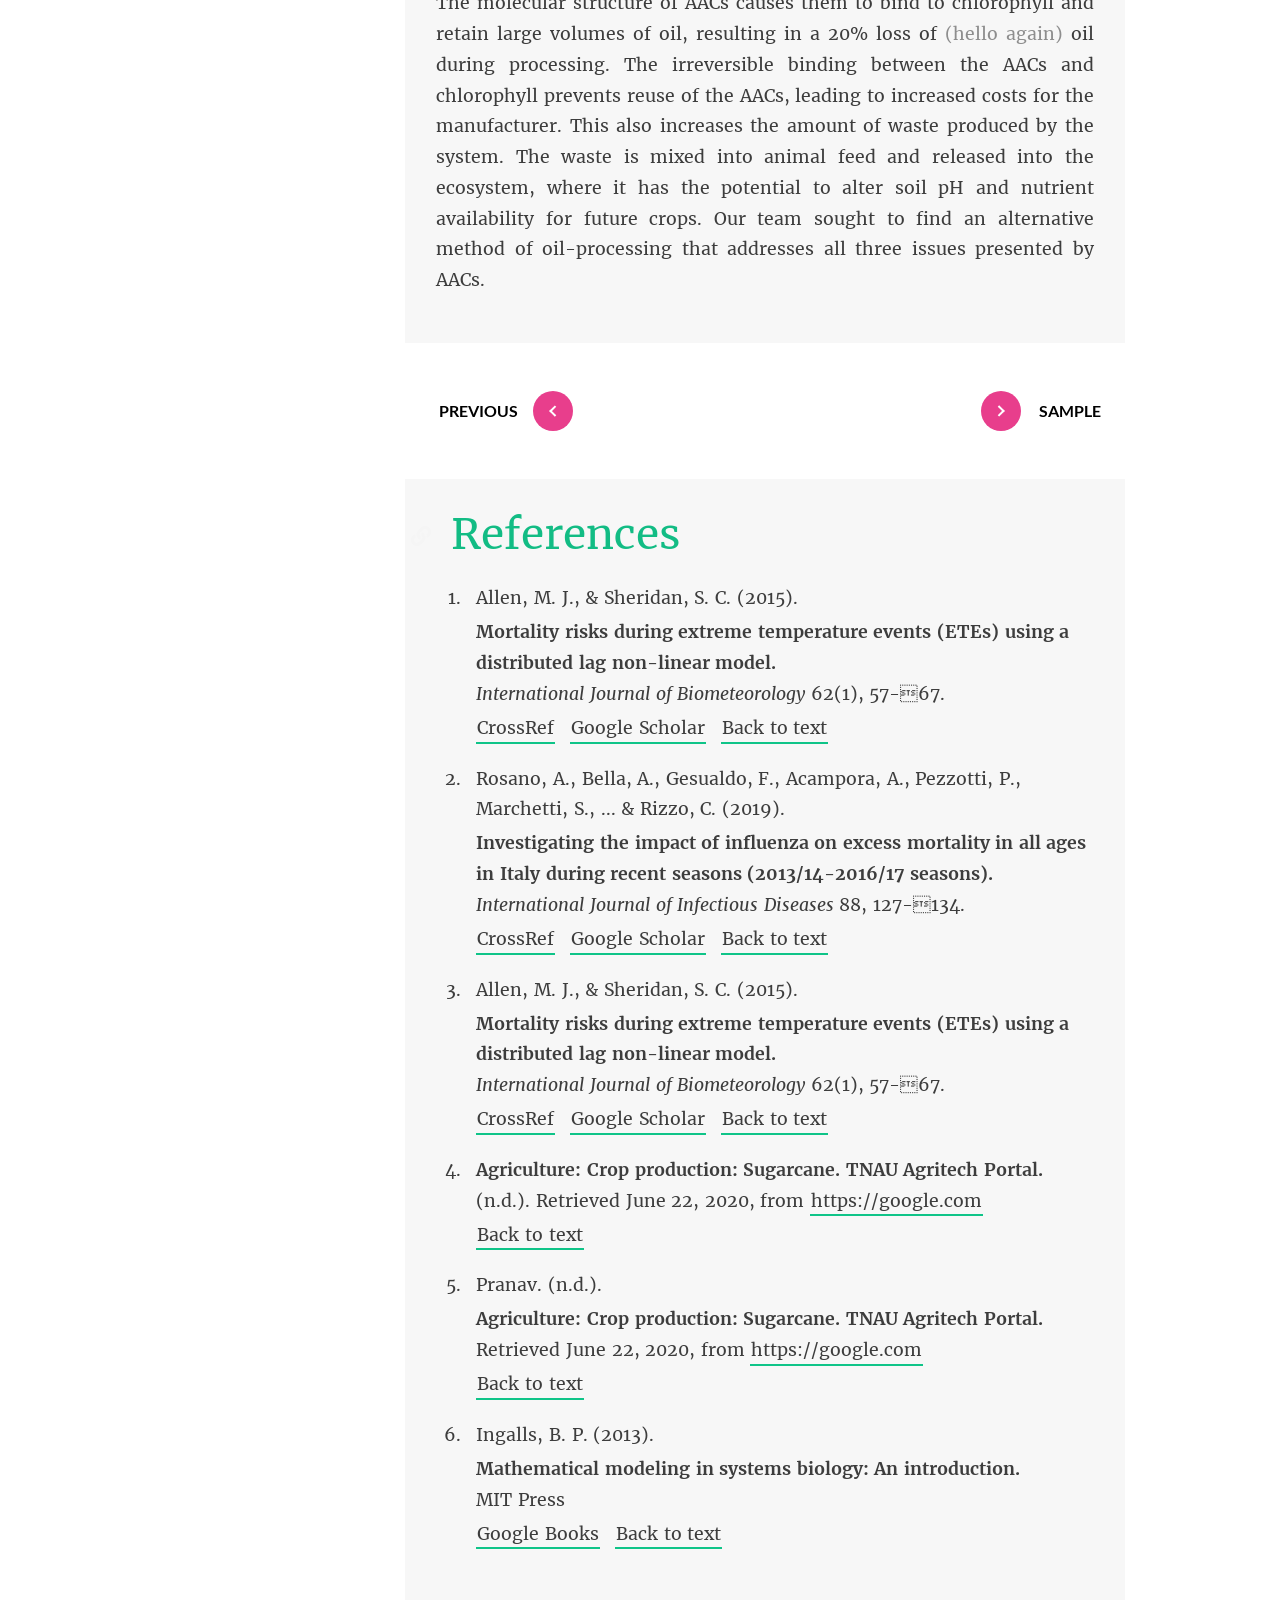
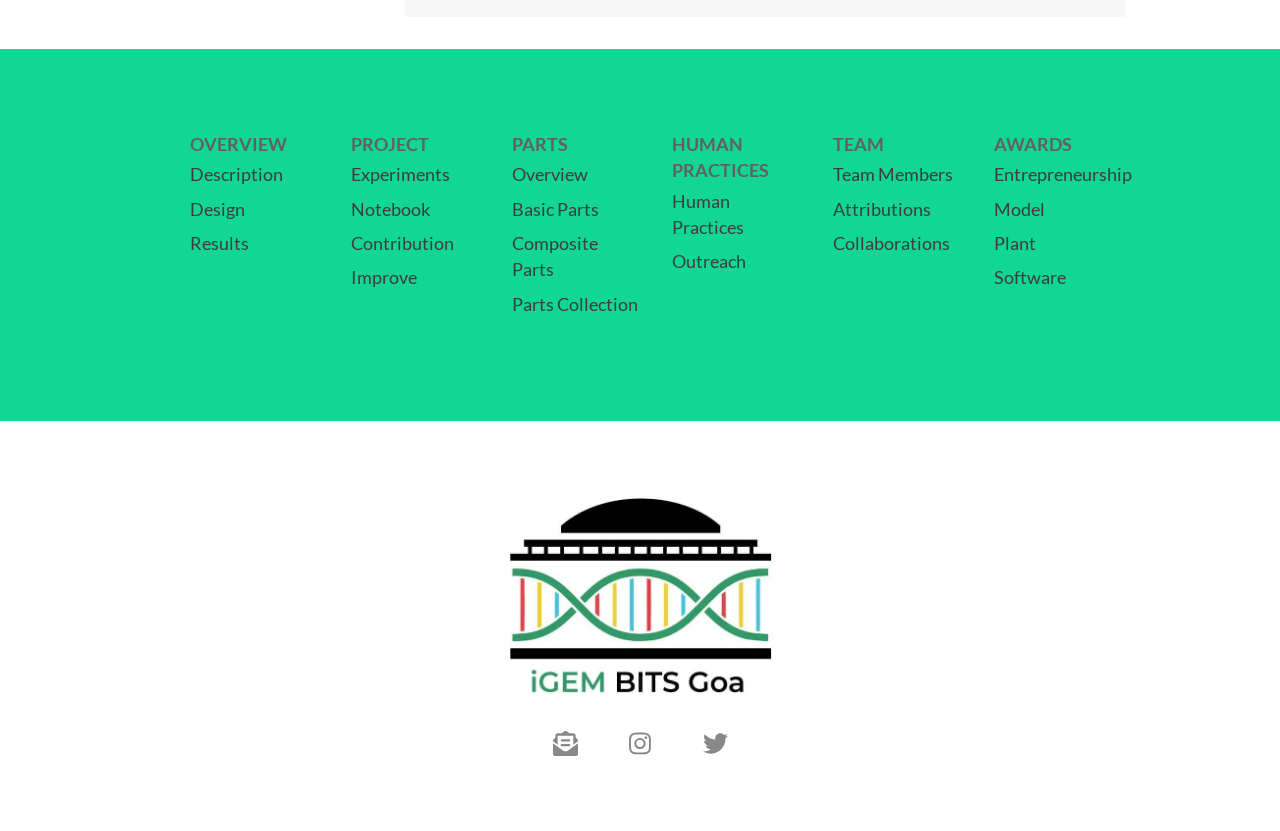
<file: Design/index.html>
<html lang="en"><head><meta charset="UTF-8"/><meta name="viewport" content="width=device-width,initial-scale=1"/><title>Design | SugarGain | iGEM BITS Goa</title><link href="../css/content.css" rel="stylesheet"></head><body><nav class="navbar navbar-expand-lg d-flex justify-content-between bg-none nav-transparent fixed-top"><a class="navbar-brand d-lg-inline-block" href="/wiki/">iGEM <span>BITS Goa</span></a><div id="fullscreenMenuWrapper"><input id="menuToggle" type="checkbox"/><label for="menuToggle"><div id="menuSwitch"></div></label><div id="fullscreenMenu"><label class="mr-3" for="menuToggle"></label><div class="container w-100 h-100"><div class="h-100" id="menuContent"><div class="row w-100 mb-4"><div class="col-md-4 col-sm-12 py-3"><a class="nav-heading">Overview</a><ul><li><a href="/wiki/Description">Description</a></li><li><a href="/wiki/Design">Design</a></li><li><a href="/wiki/Results">Results</a></li></ul></div><div class="col-md-4 col-sm-12 py-3"><a class="nav-heading">Project</a><ul><li><a href="/wiki/Experiments">Experiments</a></li><li><a href="/wiki/Notebook">Notebook</a></li><li><a href="/wiki/Contribution">Contribution</a></li><li><a href="/wiki/Improve">Improve</a></li></ul></div><div class="col-md-4 col-sm-12 py-3"><a class="nav-heading">Parts</a><ul><li><a href="/wiki/Overview">Overview</a></li><li><a href="/wiki/Basic_Parts">Basic Parts</a></li><li><a href="/wiki/Composite_Parts">Composite Parts</a></li><li><a href="/wiki/Parts_Collection">Parts Collection</a></li></ul></div><div class="col-md-4 col-sm-12 py-3"><a class="nav-heading">Human Practices</a><ul><li><a href="/wiki/Human_Practices">Human Practices</a></li><li><a href="/wiki/Outreach">Outreach</a></li></ul></div><div class="col-md-4 col-sm-12 py-3"><a class="nav-heading">Team</a><ul><li><a href="/wiki/Team_Members">Team Members</a></li><li><a href="/wiki/Attributions">Attributions</a></li><li><a href="/wiki/Collaborations">Collaborations</a></li></ul></div><div class="col-md-4 col-sm-12 py-3"><a class="nav-heading">Awards</a><ul><li><a href="/wiki/Entrepreneurship">Entrepreneurship</a></li><li><a href="/wiki/Model">Model</a></li><li><a href="/wiki/Plant">Plant</a></li><li><a href="/wiki/Software">Software</a></li></ul></div></div></div></div></div></div></nav><header class="d-flex justify-content-center"><div class="container d-flex align-items-end"><div id="heading"><h1>Design</h1></div></div></header><main><div class="container"><div class="row"><div class="sidebar col-lg-3"><div class="nav" id="contents"><ul></ul></div></div><div class="content col-lg-9"><article><h1>Problem Statement</h1><p>The <dfn>current ~ ongoing</dfn> industry practices for chlorophyll removal from green seed canola oil involve the use of acid-activated clays (AACs). However, AACs are associated with a variety of problems, including product loss, lack of reusability, and environmental concerns.</p><h2>Level 2 Heading1</h2><p>The molecular structure of AACs causes them to bind to chlorophyll and retain large volumes of oil, resulting in a 20% loss of oil during processing.</p><p>The irreversible binding between the AACs and chlorophyll prevents reuse of the AACs, leading to increased costs for the manufacturer. This also increases the amount of <a href="#citation1">Rosano et al., 2019</a> waste produced by the system. The waste is mixed into animal feed and released into the ecosystem, where it has the potential to alter soil pH and nutrient availability for future crops. Our team sought to find an alternative method of oil-processing that addresses all three issues presented by AACs.</p><h3>Level 3 Heading</h3><p>The molecular structure of AACs causes them to bind to chlorophyll and retain large volumes of oil, resulting in a 20% loss of oil during processing. The irreversible binding between the AACs and chlorophyll prevents reuse of the AACs, leading to increased costs for the manufacturer. This also increases the amount of waste produced by the system. The waste is mixed into animal feed and released into the ecosystem, where it has the potential to alter soil pH and nutrient availability for future crops. Our team sought to find an alternative method of oil-processing that addresses all three issues presented by AACs. whatever</p><h1>Project Design</h1><p>The current industry practices for chlorophyll removal from green seed canola oil involve the use of acid-activated clays (AACs). However, AACs are associated with a variety of problems, including product loss, lack of reusability, and environmental concerns.</p><div class="image"><img src="../assets/img/Description--calgary.jpg" alt="hello"/><p>Figure 1: hello</p></div><div class="image"><img src="../assets/img/Description--giphy.gif" alt="ser" style="width:40%"/><p>Figure 2: ser</p></div><h1>Genetic Design of Biosensor</h1><p>This is the genetic circuit brooooo look how cool!</p><div class="image"><img src="../assets/img/Biosensor.PNG" alt="Genetic Circuit of Biosensor"/><p>Figure 3: Genetic Circuit of Biosensor</p></div><h2>Level 2 Heading2</h2><p>The molecular structure of AACs causes them to bind to chlorophyll and retain large volumes of oil, resulting in a 20% loss of oil during processing. The irreversible binding between the AACs and chlorophyll prevents reuse of the AACs, leading to increased costs for the manufacturer. This also increases the amount of waste produced by the system. The waste is mixed into animal feed and released into the ecosystem, where it has the potential to alter soil pH and nutrient availability for future crops. Our team sought to find an alternative method of oil-processing that addresses all three issues presented by AACs.</p><blockquote><p>Creativity is just connecting things. When you ask creative people how they did something, they feel a little guilty because they didn't really do it, they just saw something. It seemed obvious to them after a while. That's because they were able to connect experiences they've had and synthesize new things.</p><p><strong>Steve Jobs</strong></p></blockquote><h3>Level 3 Heading</h3><p>The molecular structure of AACs causes them to bind to chlorophyll and retain large volumes of oil, resulting in a 20% loss of <a href="#citation2">Allen &amp; Sheridan, 2015</a> oil during processing. The irreversible binding between the AACs and chlorophyll prevents reuse of the AACs, leading to increased costs for the manufacturer. This also increases the amount of waste produced by the system. The waste is mixed into animal feed and released into the ecosystem, where it has the potential to alter soil pH and nutrient availability for future crops. Our team sought to find an alternative method of oil-processing that addresses all three issues presented by AACs.</p><h1>Dummy Section</h1><p>The current industry practices for chlorophyll removal from green seed canola oil involve the use of acid-activated clays (AACs). However, AACs are associated with a variety of problems, including product loss, lack of reusability, and environmental concerns.</p><h2>Level 2 Heading</h2><p>The molecular structure of AACs causes them to bind to chlorophyll and retain large volumes of oil, resulting in a 20% loss of oil during processing. The irreversible binding between the AACs and chlorophyll prevents reuse of the AACs, leading to increased costs for the manufacturer. This also increases the amount of waste produced by the system. The waste is mixed into animal feed and released into the ecosystem, where it has the potential to alter soil pH and nutrient availability for future crops. Our team sought to find an alternative method of oil-processing that addresses all three issues presented by AACs.</p><p><mark>here be dragons</mark></p><table><caption id="table1captiongoeshere">Table 1: Caption goes here.</caption><thead><tr><th>This is</th><th>the table</th><th>header row</th></tr></thead><tbody><tr><td>1</td><td>2</td><td>3</td></tr><tr><td>4</td><td>5</td><td>6</td></tr><tr><td>Content</td><td><strong>Cell</strong></td><td>Cell</td></tr><tr><td>New section</td><td>More</td><td><a href="https://google.com">Data</a></td></tr><tr><td>And more</td><td colspan="2">With an escaped '|'</td></tr></tbody></table><table><caption id="table1captiongoeshere">Table 1: Caption goes here.</caption><thead><tr><th></th><th style="text-align:center" colspan="2">Grouping</th></tr><tr><th>First Header</th><th style="text-align:center">Second Header</th><th style="text-align:right">Third Header</th></tr></thead><tbody><tr><td>Content</td><td style="text-align:center" colspan="2"><em>Long Cell</em></td></tr><tr><td>Content</td><td style="text-align:center"><strong>Cell</strong></td><td style="text-align:right">Cell</td></tr><tr><td>New section</td><td style="text-align:center">More</td><td style="text-align:right"><a href="https://google.com">Data</a></td></tr><tr><td>And more</td><td style="text-align:center" colspan="2">With an escaped '|'</td></tr></tbody></table><p>The molecular structure of AACs causes them to bind to chlorophyll and retain large volumes of oil, resulting in a 20% loss of oil during processing. The irreversible binding between the AACs and <dfn>chlorophyll ~ green pigment</dfn> prevents reuse of the AACs, leading to increased costs for the manufacturer. This also increases the amount of waste produced by the system. The waste is mixed into animal feed and released into the ecosystem, where it has the potential to alter soil pH and nutrient <a href="https://google.com">here is a link</a> availability for future crops. Our team sought to find an alternative method of oil-processing that addresses all three issues presented by AACs.</p><p>The current industry <em><strong>practices</strong></em> for chlorophyll removal from green seed canola oil involve the use of acid-activated clays (AACs). However, AACs are associated with a variety of problems, including product loss, lack of reusability, and environmental concerns.</p><p>The molecular structure of AACs causes them to bind to chlorophyll and retain large volumes of oil, resulting in a 20% loss of <a href="#citation2">hello again</a> oil during processing. The irreversible binding between the AACs and chlorophyll prevents reuse of the AACs, leading to increased costs for the manufacturer. This also increases the amount of waste produced by the system. The waste is mixed into animal feed and released into the ecosystem, where it has the potential to alter soil pH and nutrient availability for future crops. Our team sought to find an alternative method of oil-processing that addresses all three issues presented by AACs.</p></article><div class="d-flex justify-content-between my-5"><a class="button prev flex justify-content-end medium" href="/wiki/Previous"><span class="circle" aria-hidden="aria-hidden"><span class="icon arrow"></span></span><span class="button-text">Previous</span></a><a class="button next short" href="/wiki/Sample"><span class="circle" aria-hidden="aria-hidden"><span class="icon arrow"></span></span><span class="button-text">Sample</span></a></div><article id="references"><h1>References</h1><ol><li id="citation1"><p class="author">Allen, M. J., &amp; Sheridan, S. C. (2015).</p><cite>Mortality risks during extreme temperature events (ETEs) using a distributed lag non-linear model.</cite><p><span class="journalTitle">International Journal of Biometeorology</span> <span class="journalInfo">62(1), 57-67.</span></p><a class="in-text" href="https://doi.org/10.1007/s00484-015-1117-4" target="_blank">CrossRef</a><a class="in-text" target="_blank">Google Scholar</a><a class="in-text" href="#intext1">Back to text</a></li><li id="citation2"><p class="author">Rosano, A., Bella, A., Gesualdo, F., Acampora, A., Pezzotti, P., Marchetti, S., ... &amp; Rizzo, C. (2019).</p><cite>Investigating the impact of influenza on excess mortality in all ages in Italy during recent seasons (2013/14-2016/17 seasons).</cite><p><span class="journalTitle">International Journal of Infectious Diseases</span> <span class="journalInfo">88, 127-134.</span></p><a class="in-text" href="https://doi.org/10.1016/j.ijid.2019.08.003" target="_blank">CrossRef</a><a class="in-text" target="_blank">Google Scholar</a><a class="in-text" href="#intext2">Back to text</a></li><li id="citation3"><p class="author">Allen, M. J., &amp; Sheridan, S. C. (2015).</p><cite>Mortality risks during extreme temperature events (ETEs) using a distributed lag non-linear model.</cite><p><span class="journalTitle">International Journal of Biometeorology</span> <span class="journalInfo">62(1), 57-67.</span></p><a class="in-text" href="https://doi.org/10.1007/s00484-015-1117-4" target="_blank">CrossRef</a><a class="in-text" target="_blank">Google Scholar</a><a class="in-text" href="#intext3">Back to text</a></li><li id="citation4"><cite>Agriculture: Crop production: Sugarcane. TNAU Agritech Portal.</cite><p><span class="details">(n.d.). Retrieved June 22, 2020, from </span><a class="in-text" href="https://google.com" target="_blank">https://google.com</a></p><a class="in-text" href="#intext4">Back to text</a></li><li id="citation5"><p class="author">Pranav. (n.d.).</p><cite>Agriculture: Crop production: Sugarcane. TNAU Agritech Portal.</cite><p><span class="details">Retrieved June 22, 2020, from </span><a class="in-text" href="https://google.com" target="_blank">https://google.com</a></p><a class="in-text" href="#intext5">Back to text</a></li><li id="citation6"><p class="author">Ingalls, B. P. (2013).</p><cite>Mathematical modeling in systems biology: An introduction.</cite><p><span class="details">MIT Press</span></p><a class="in-text" href="https://books.google.co.in/books?id=OYr6AQAAQBAJ" target="_blank">Google Books</a><a class="in-text" href="#intext6">Back to text</a></li></ol></article></div></div></div></main><footer><div id="footerNav"><div class="container"><div class="row justify-content-between"><div class="col-sm-6 col-md-4 col-lg-2 py-2"><a class="footer-heading">Overview</a><ul><li class="py-1"><a href="/wiki/Description">Description</a></li><li class="py-1"><a href="/wiki/Design">Design</a></li><li class="py-1"><a href="/wiki/Results">Results</a></li></ul></div><div class="col-sm-6 col-md-4 col-lg-2 py-2"><a class="footer-heading">Project</a><ul><li class="py-1"><a href="/wiki/Experiments">Experiments</a></li><li class="py-1"><a href="/wiki/Notebook">Notebook</a></li><li class="py-1"><a href="/wiki/Contribution">Contribution</a></li><li class="py-1"><a href="/wiki/Improve">Improve</a></li></ul></div><div class="col-sm-6 col-md-4 col-lg-2 py-2"><a class="footer-heading">Parts</a><ul><li class="py-1"><a href="/wiki/Overview">Overview</a></li><li class="py-1"><a href="/wiki/Basic_Parts">Basic Parts</a></li><li class="py-1"><a href="/wiki/Composite_Parts">Composite Parts</a></li><li class="py-1"><a href="/wiki/Parts_Collection">Parts Collection</a></li></ul></div><div class="col-sm-6 col-md-4 col-lg-2 py-2"><a class="footer-heading">Human Practices</a><ul><li class="py-1"><a href="/wiki/Human_Practices">Human Practices</a></li><li class="py-1"><a href="/wiki/Outreach">Outreach</a></li></ul></div><div class="col-sm-6 col-md-4 col-lg-2 py-2"><a class="footer-heading">Team</a><ul><li class="py-1"><a href="/wiki/Team_Members">Team Members</a></li><li class="py-1"><a href="/wiki/Attributions">Attributions</a></li><li class="py-1"><a href="/wiki/Collaborations">Collaborations</a></li></ul></div><div class="col-sm-6 col-md-4 col-lg-2 py-2"><a class="footer-heading">Awards</a><ul><li class="py-1"><a href="/wiki/Entrepreneurship">Entrepreneurship</a></li><li class="py-1"><a href="/wiki/Model">Model</a></li><li class="py-1"><a href="/wiki/Plant">Plant</a></li><li class="py-1"><a href="/wiki/Software">Software</a></li></ul></div></div></div></div><div id="footerBrand"><div class="container"><div class="row"><div id="footerLogo"></div></div><div class="row justify-content-center" id="footerIcons"><a class="gmail" href="mailto:igembitsgoa@gmail.com"></a><a class="insta" href="https://instagram.com/igem_bits"></a><a class="twitter" href="https://twitter.com/igembitsgoa"></a></div></div></div></footer><script src="../content.bundle.js"></script></body></html>
</file>
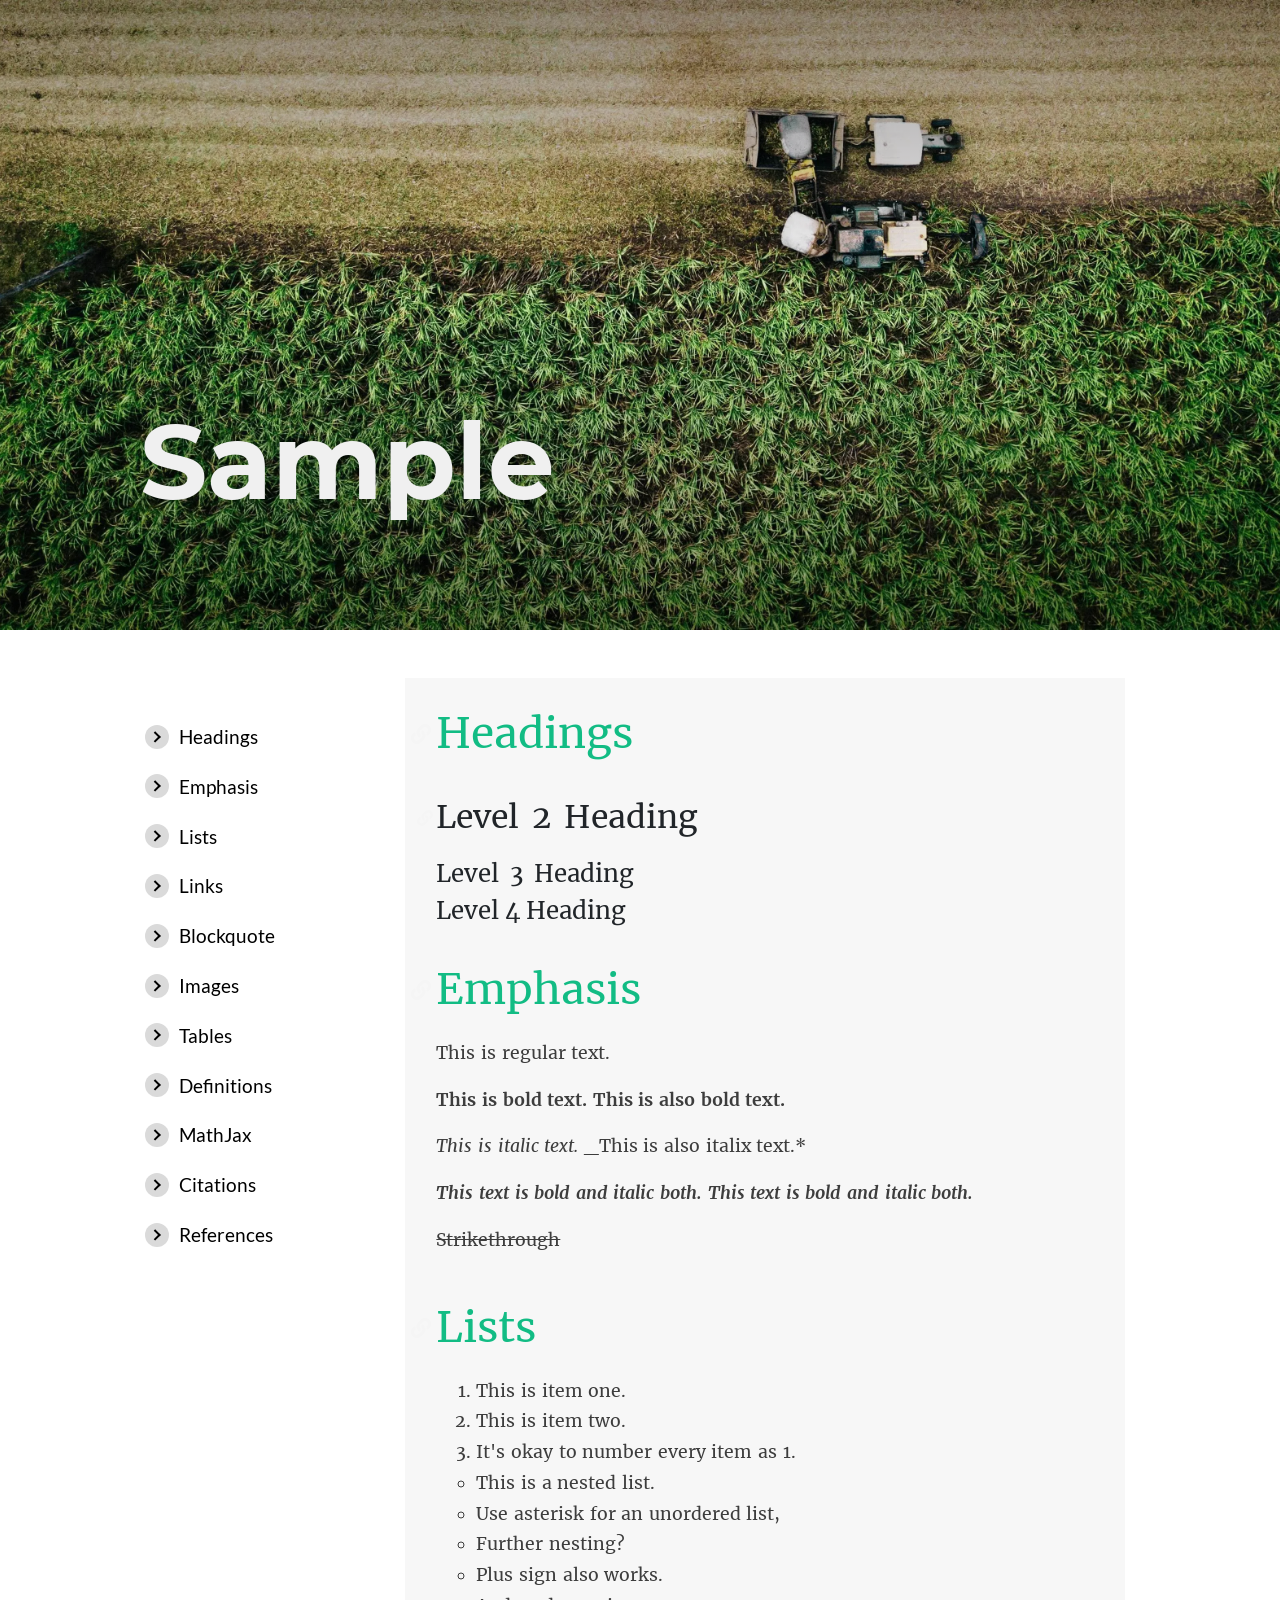
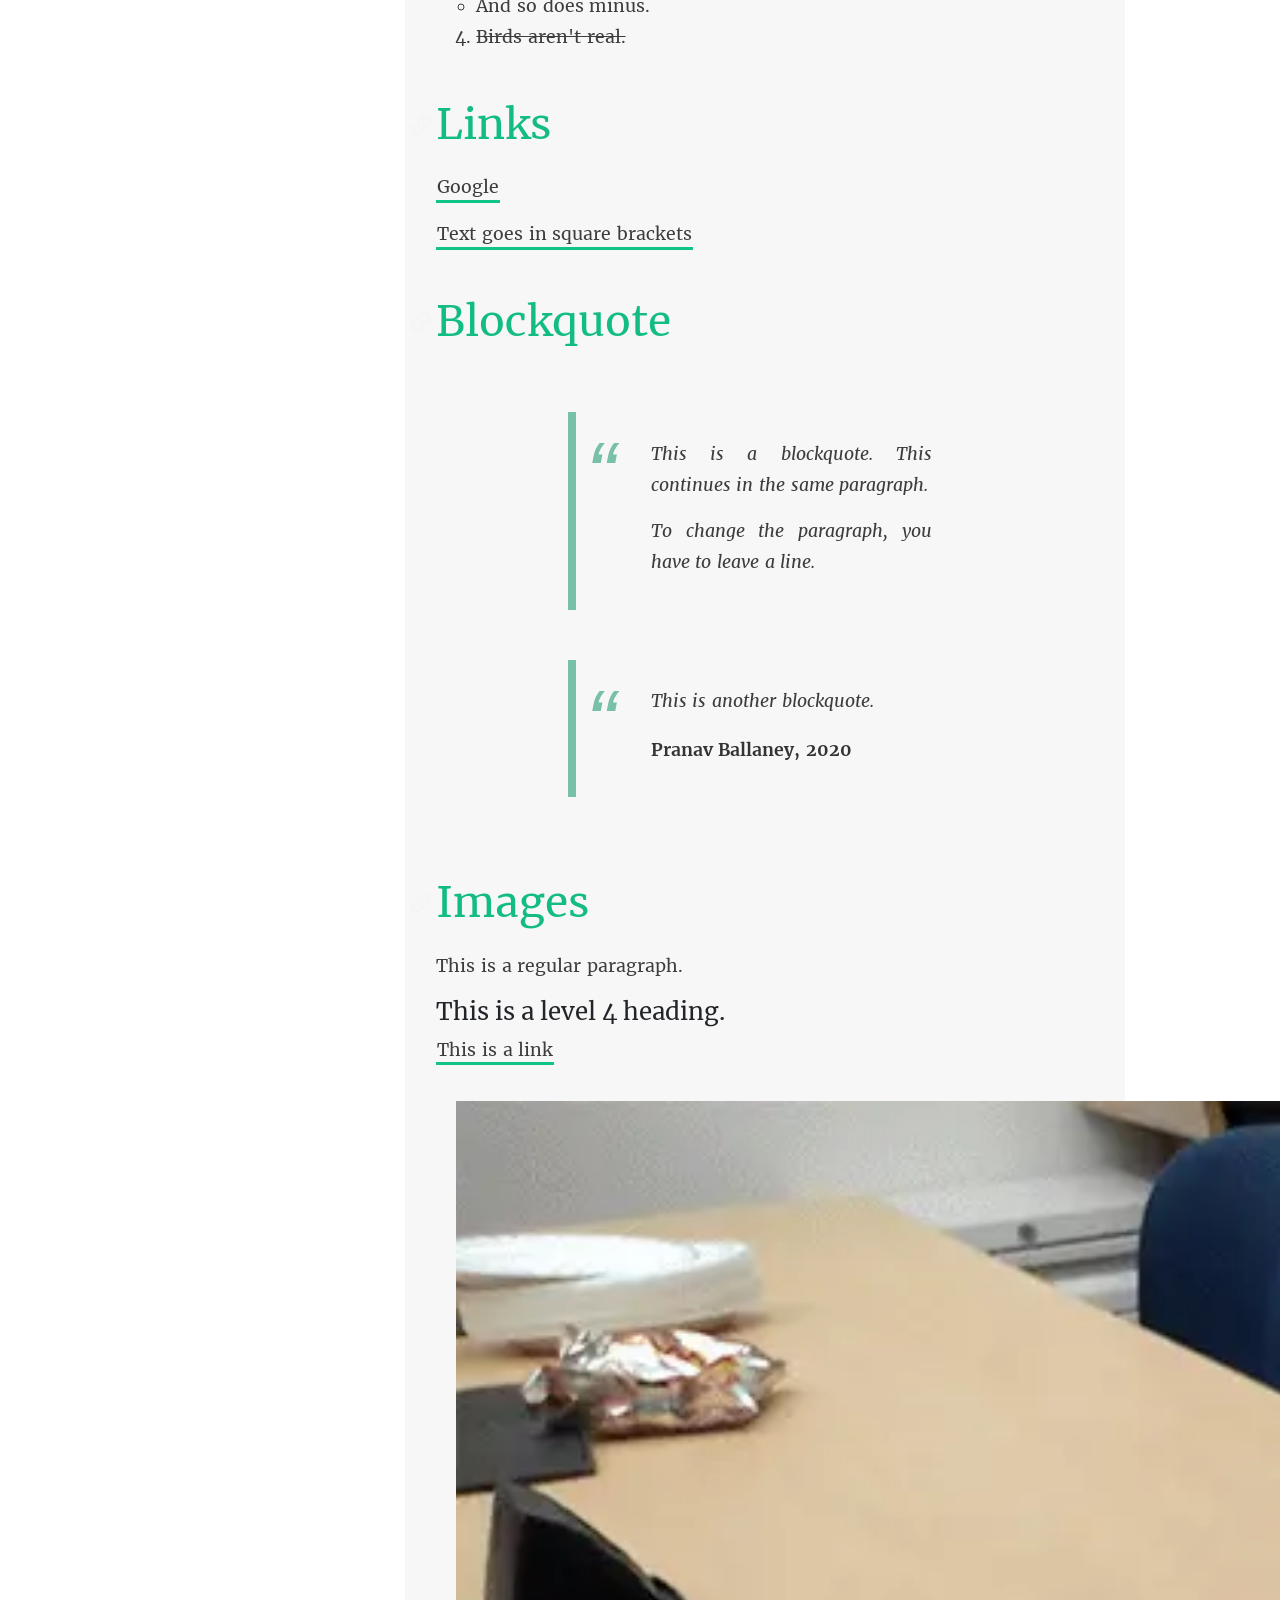
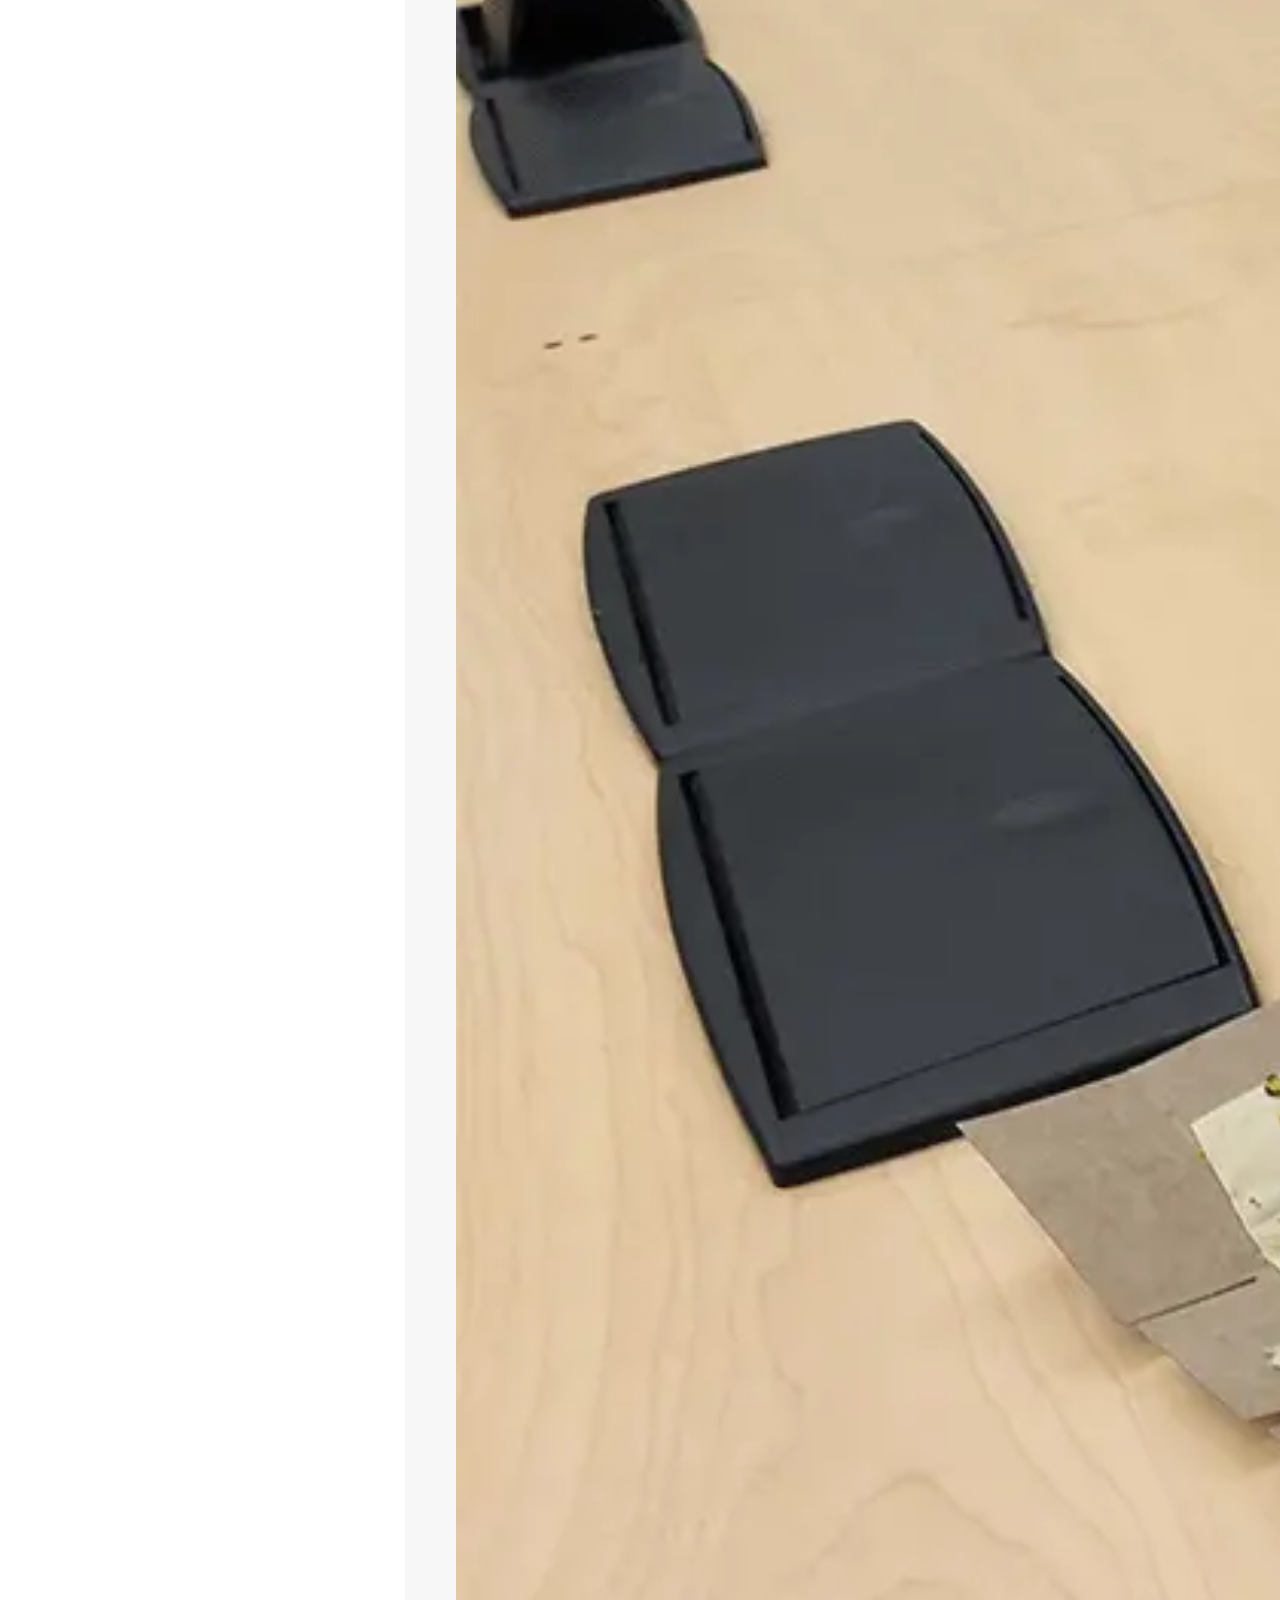
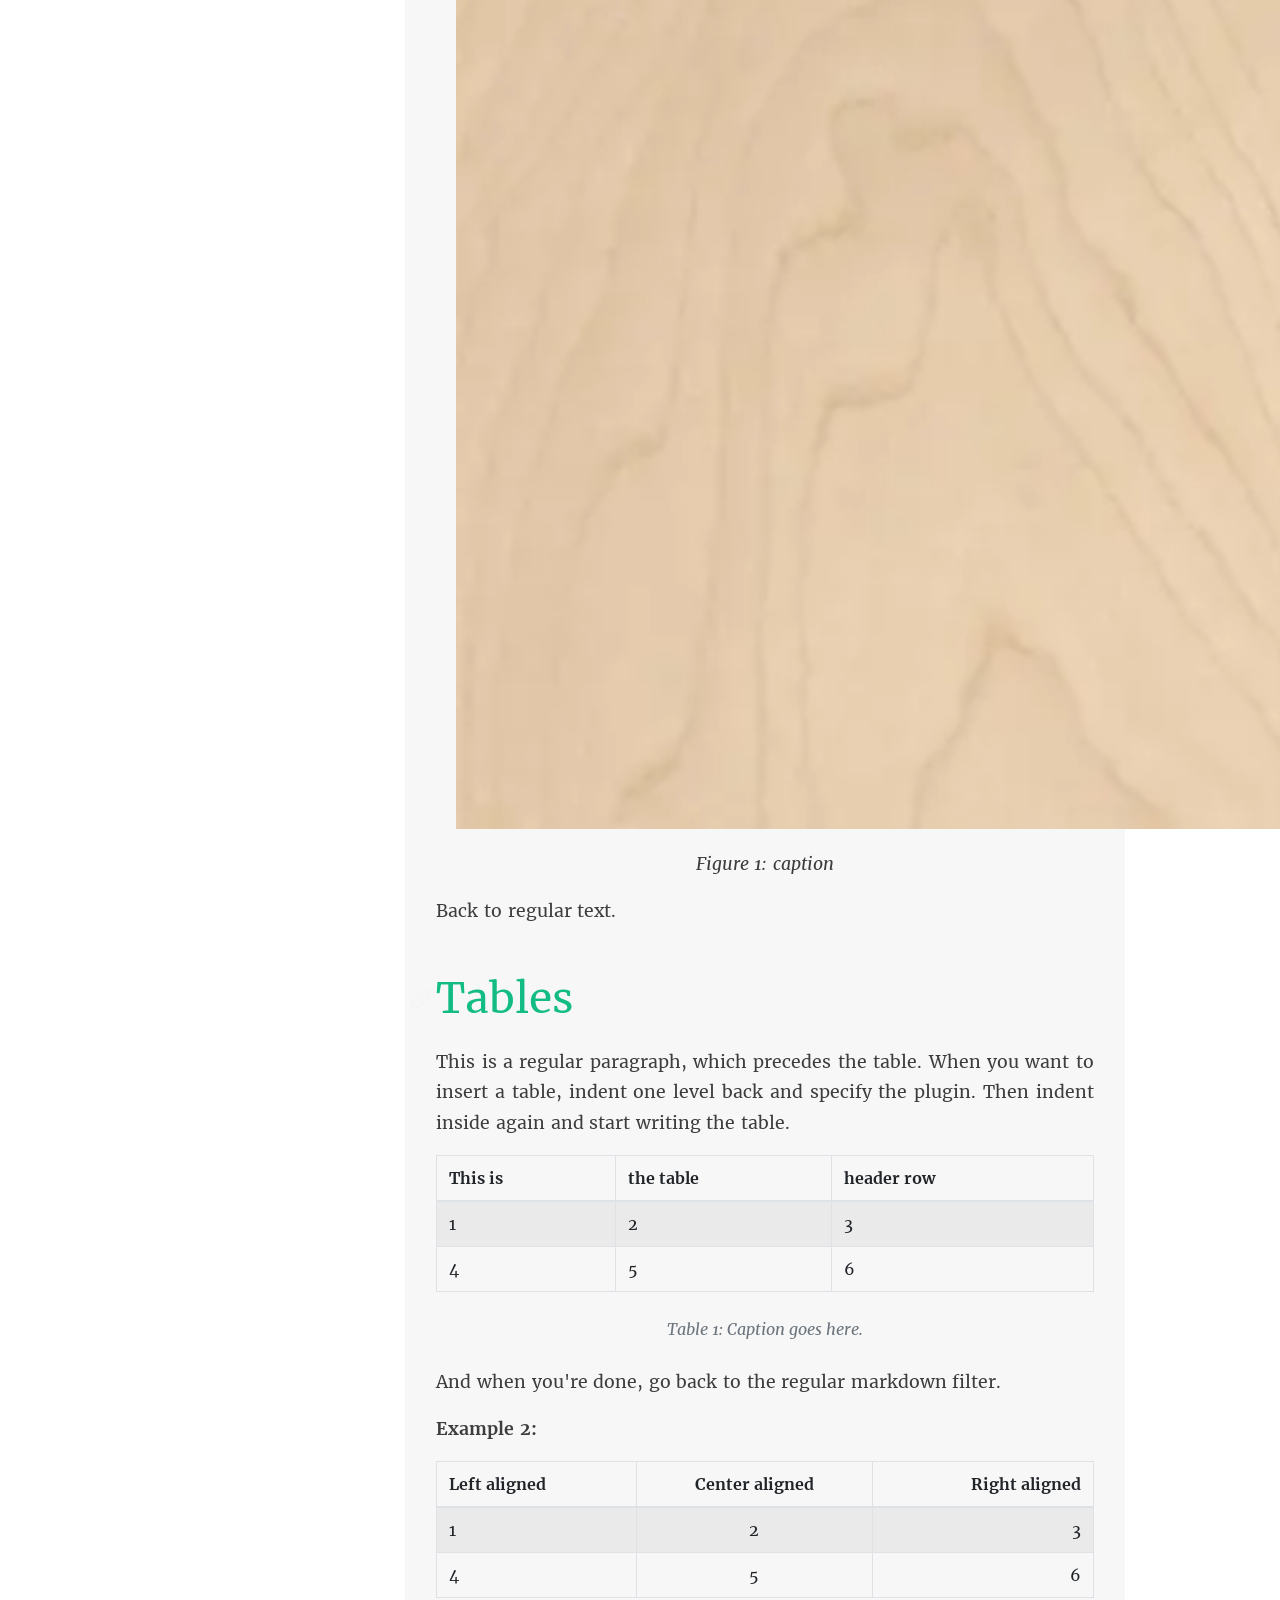
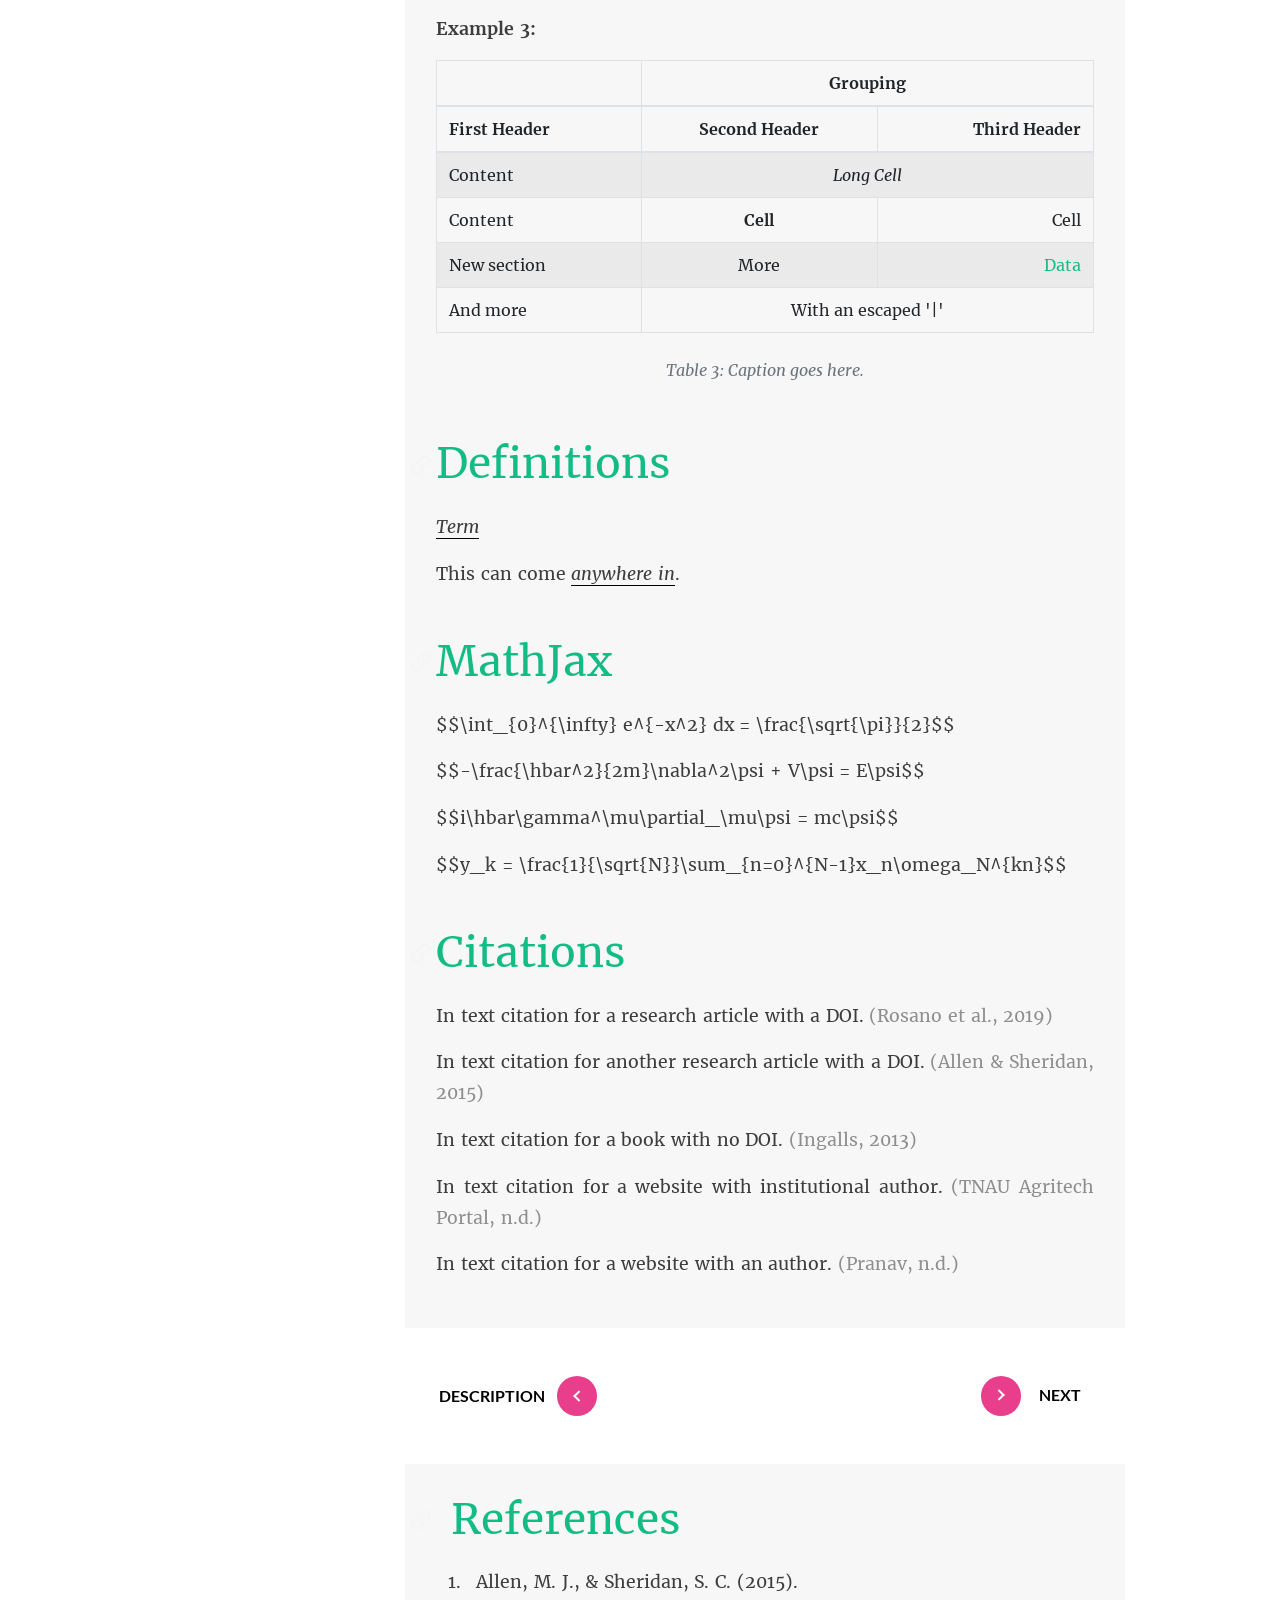
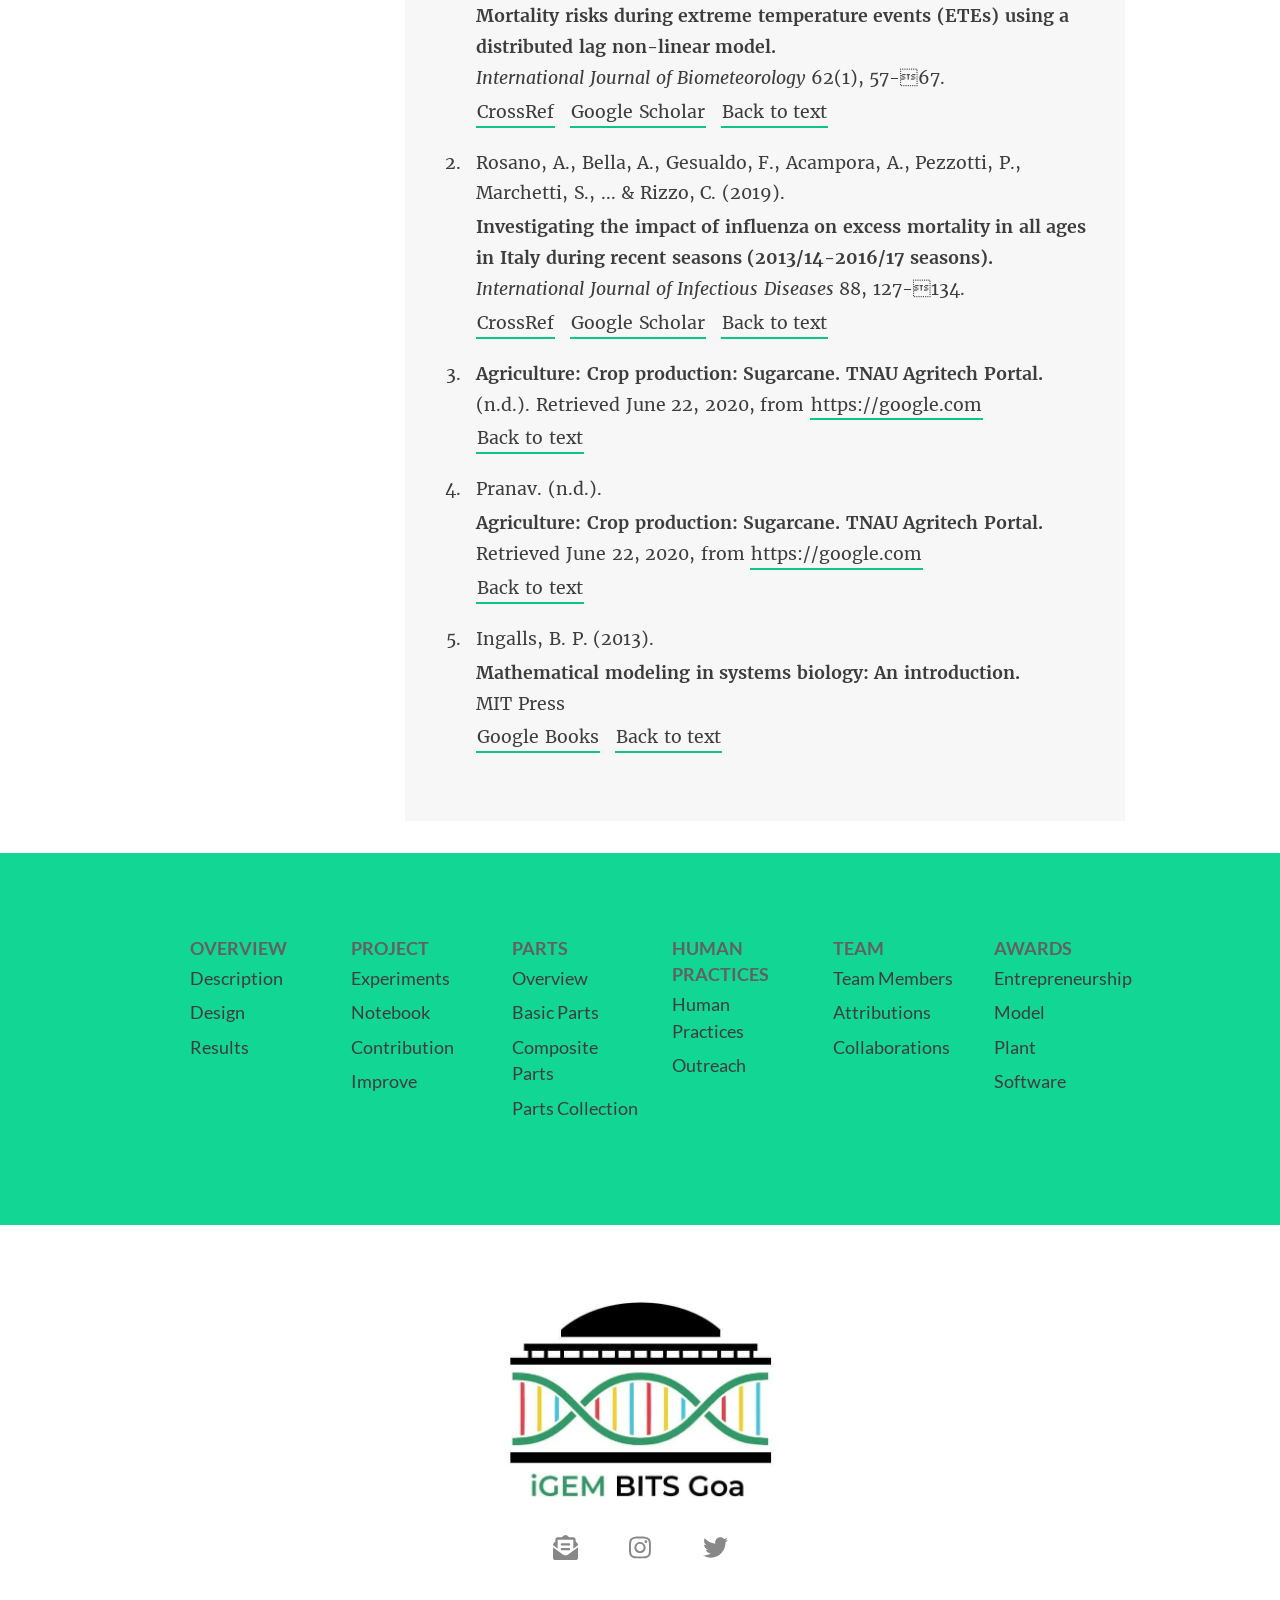
<file: Sample/index.html>
<html lang="en"><head><meta charset="UTF-8"/><meta name="viewport" content="width=device-width,initial-scale=1"/><title>Sample | SugarGain | iGEM BITS Goa</title><script src="https://2020.igem.org/common/MathJax-2.5-latest/MathJax.js?config=TeX-AMS-MML_HTMLorMML"></script><link href="../css/content.css" rel="stylesheet"></head><body><nav class="navbar navbar-expand-lg d-flex justify-content-between bg-none nav-transparent fixed-top"><a class="navbar-brand d-lg-inline-block" href="/wiki/">iGEM <span>BITS Goa</span></a><div id="fullscreenMenuWrapper"><input id="menuToggle" type="checkbox"/><label for="menuToggle"><div id="menuSwitch"></div></label><div id="fullscreenMenu"><label class="mr-3" for="menuToggle"></label><div class="container w-100 h-100"><div class="h-100" id="menuContent"><div class="row w-100 mb-4"><div class="col-md-4 col-sm-12 py-3"><a class="nav-heading">Overview</a><ul><li><a href="/wiki/Description">Description</a></li><li><a href="/wiki/Design">Design</a></li><li><a href="/wiki/Results">Results</a></li></ul></div><div class="col-md-4 col-sm-12 py-3"><a class="nav-heading">Project</a><ul><li><a href="/wiki/Experiments">Experiments</a></li><li><a href="/wiki/Notebook">Notebook</a></li><li><a href="/wiki/Contribution">Contribution</a></li><li><a href="/wiki/Improve">Improve</a></li></ul></div><div class="col-md-4 col-sm-12 py-3"><a class="nav-heading">Parts</a><ul><li><a href="/wiki/Overview">Overview</a></li><li><a href="/wiki/Basic_Parts">Basic Parts</a></li><li><a href="/wiki/Composite_Parts">Composite Parts</a></li><li><a href="/wiki/Parts_Collection">Parts Collection</a></li></ul></div><div class="col-md-4 col-sm-12 py-3"><a class="nav-heading">Human Practices</a><ul><li><a href="/wiki/Human_Practices">Human Practices</a></li><li><a href="/wiki/Outreach">Outreach</a></li></ul></div><div class="col-md-4 col-sm-12 py-3"><a class="nav-heading">Team</a><ul><li><a href="/wiki/Team_Members">Team Members</a></li><li><a href="/wiki/Attributions">Attributions</a></li><li><a href="/wiki/Collaborations">Collaborations</a></li></ul></div><div class="col-md-4 col-sm-12 py-3"><a class="nav-heading">Awards</a><ul><li><a href="/wiki/Entrepreneurship">Entrepreneurship</a></li><li><a href="/wiki/Model">Model</a></li><li><a href="/wiki/Plant">Plant</a></li><li><a href="/wiki/Software">Software</a></li></ul></div></div></div></div></div></div></nav><header class="d-flex justify-content-center"><div class="container d-flex align-items-end"><div id="heading"><h1>Sample</h1></div></div></header><main><div class="container"><div class="row"><div class="sidebar col-lg-3"><div class="nav" id="contents"><ul></ul></div></div><div class="content col-lg-9"><article><h1>Headings</h1><h2>Level 2 Heading</h2><h3>Level 3 Heading</h3><h4>Level 4 Heading</h4><h1>Emphasis</h1><p>This is regular text.</p><p><strong>This is bold text.</strong> <strong>This is also bold text.</strong></p><p><em>This is italic text.</em> _This is also italix text.*</p><p><em><strong>This text is bold and italic both.</strong></em> <em><strong>This text is bold and italic both.</strong></em></p><p><s>Strikethrough</s></p><h1>Lists</h1><ol><li>This is item one.</li><li>This is item two.</li><li>It's okay to number every item as 1.<ul><li>This is a nested list.</li><li>Use asterisk for an unordered list,</li><li>Further nesting?</li></ul><ul><li>Plus sign also works.</li></ul><ul><li>And so does minus.</li></ul></li><li><s>Birds aren't real.</s></li></ol><h1>Links</h1><p><a href="https://google.com">Google</a></p><p><a href="Link-goes-in-parenthesis">Text goes in square brackets</a></p><h1>Blockquote</h1><blockquote><p>This is a blockquote. This continues in the same paragraph.</p><p>To change the paragraph, you have to leave a line.</p></blockquote><blockquote><p>This is another blockquote.</p><p><strong>Pranav Ballaney, 2020</strong></p></blockquote><h1>Images</h1><p>This is a regular paragraph.</p><h4>This is a level 4 heading.</h4><p><a href="google.com">This is a link</a></p><div class="image"><img src="../assets/img/Sample--calgary.jpg" alt="caption" style="width:600%"/><p>Figure 1: caption</p></div><p>Back to regular text.</p><h1>Tables</h1><p>This is a regular paragraph, which precedes the table. When you want to insert a table, indent one level back and specify the plugin. Then indent inside again and start writing the table.</p><table><caption id="table1captiongoeshere">Table 1: Caption goes here.</caption><thead><tr><th>This is</th><th>the table</th><th>header row</th></tr></thead><tbody><tr><td>1</td><td>2</td><td>3</td></tr><tr><td>4</td><td>5</td><td>6</td></tr></tbody></table><p>And when you're done, go back to the regular markdown filter.</p><p><strong>Example 2:</strong></p><table><thead><tr><th style="text-align:left">Left aligned</th><th style="text-align:center">Center aligned</th><th style="text-align:right">Right aligned</th></tr></thead><tbody><tr><td style="text-align:left">1</td><td style="text-align:center">2</td><td style="text-align:right">3</td></tr><tr><td style="text-align:left">4</td><td style="text-align:center">5</td><td style="text-align:right">6</td></tr></tbody></table><p><strong>Example 3:</strong></p><table><caption id="table3captiongoeshere">Table 3: Caption goes here.</caption><thead><tr><th></th><th style="text-align:center" colspan="2">Grouping</th></tr><tr><th>First Header</th><th style="text-align:center">Second Header</th><th style="text-align:right">Third Header</th></tr></thead><tbody><tr><td>Content</td><td style="text-align:center" colspan="2"><em>Long Cell</em></td></tr><tr><td>Content</td><td style="text-align:center"><strong>Cell</strong></td><td style="text-align:right">Cell</td></tr><tr><td>New section</td><td style="text-align:center">More</td><td style="text-align:right"><a href="https://google.com">Data</a></td></tr><tr><td>And more</td><td style="text-align:center" colspan="2">With an escaped '|'</td></tr></tbody></table><h1>Definitions</h1><p><dfn>Term ~ Definition</dfn></p><p>This can come <dfn>anywhere in ~ the text</dfn>.</p><h1>MathJax</h1><p>$$\int_{0}^{\infty} e^{-x^2} dx = \frac{\sqrt{\pi}}{2}$$</p><p>$$-\frac{\hbar^2}{2m}\nabla^2\psi + V\psi = E\psi$$</p><p>$$i\hbar\gamma^\mu\partial_\mu\psi = mc\psi$$</p><p>$$y_k = \frac{1}{\sqrt{N}}\sum_{n=0}^{N-1}x_n\omega_N^{kn}$$</p><h1>Citations</h1><p>In text citation for a research article with a DOI. <a href="#citation1">Rosano et al., 2019</a></p><p>In text citation for another research article with a DOI. <a href="#citation2">Allen &amp; Sheridan, 2015</a></p><p>In text citation for a book with no DOI. <a href="#citation3">Ingalls, 2013</a></p><p>In text citation for a website with institutional author. <a href="#citation4">TNAU Agritech Portal, n.d.</a></p><p>In text citation for a website with an author. <a href="#citation5">Pranav, n.d.</a></p></article><div class="d-flex justify-content-between my-5"><a class="button prev flex justify-content-end long" href="/wiki/Description"><span class="circle" aria-hidden="aria-hidden"><span class="icon arrow"></span></span><span class="button-text">Description</span></a><a class="button next short" href="/wiki/Next"><span class="circle" aria-hidden="aria-hidden"><span class="icon arrow"></span></span><span class="button-text">Next</span></a></div><article id="references"><h1>References</h1><ol><li id="citation1"><p class="author">Allen, M. J., &amp; Sheridan, S. C. (2015).</p><cite>Mortality risks during extreme temperature events (ETEs) using a distributed lag non-linear model.</cite><p><span class="journalTitle">International Journal of Biometeorology</span> <span class="journalInfo">62(1), 57-67.</span></p><a class="in-text" href="https://doi.org/10.1007/s00484-015-1117-4" target="_blank">CrossRef</a><a class="in-text" target="_blank">Google Scholar</a><a class="in-text" href="#intext1">Back to text</a></li><li id="citation2"><p class="author">Rosano, A., Bella, A., Gesualdo, F., Acampora, A., Pezzotti, P., Marchetti, S., ... &amp; Rizzo, C. (2019).</p><cite>Investigating the impact of influenza on excess mortality in all ages in Italy during recent seasons (2013/14-2016/17 seasons).</cite><p><span class="journalTitle">International Journal of Infectious Diseases</span> <span class="journalInfo">88, 127-134.</span></p><a class="in-text" href="https://doi.org/10.1016/j.ijid.2019.08.003" target="_blank">CrossRef</a><a class="in-text" target="_blank">Google Scholar</a><a class="in-text" href="#intext2">Back to text</a></li><li id="citation3"><cite>Agriculture: Crop production: Sugarcane. TNAU Agritech Portal.</cite><p><span class="details">(n.d.). Retrieved June 22, 2020, from </span><a class="in-text" href="https://google.com" target="_blank">https://google.com</a></p><a class="in-text" href="#intext3">Back to text</a></li><li id="citation4"><p class="author">Pranav. (n.d.).</p><cite>Agriculture: Crop production: Sugarcane. TNAU Agritech Portal.</cite><p><span class="details">Retrieved June 22, 2020, from </span><a class="in-text" href="https://google.com" target="_blank">https://google.com</a></p><a class="in-text" href="#intext4">Back to text</a></li><li id="citation5"><p class="author">Ingalls, B. P. (2013).</p><cite>Mathematical modeling in systems biology: An introduction.</cite><p><span class="details">MIT Press</span></p><a class="in-text" href="https://books.google.co.in/books?id=OYr6AQAAQBAJ" target="_blank">Google Books</a><a class="in-text" href="#intext5">Back to text</a></li></ol></article></div></div></div></main><footer><div id="footerNav"><div class="container"><div class="row justify-content-between"><div class="col-sm-6 col-md-4 col-lg-2 py-2"><a class="footer-heading">Overview</a><ul><li class="py-1"><a href="/wiki/Description">Description</a></li><li class="py-1"><a href="/wiki/Design">Design</a></li><li class="py-1"><a href="/wiki/Results">Results</a></li></ul></div><div class="col-sm-6 col-md-4 col-lg-2 py-2"><a class="footer-heading">Project</a><ul><li class="py-1"><a href="/wiki/Experiments">Experiments</a></li><li class="py-1"><a href="/wiki/Notebook">Notebook</a></li><li class="py-1"><a href="/wiki/Contribution">Contribution</a></li><li class="py-1"><a href="/wiki/Improve">Improve</a></li></ul></div><div class="col-sm-6 col-md-4 col-lg-2 py-2"><a class="footer-heading">Parts</a><ul><li class="py-1"><a href="/wiki/Overview">Overview</a></li><li class="py-1"><a href="/wiki/Basic_Parts">Basic Parts</a></li><li class="py-1"><a href="/wiki/Composite_Parts">Composite Parts</a></li><li class="py-1"><a href="/wiki/Parts_Collection">Parts Collection</a></li></ul></div><div class="col-sm-6 col-md-4 col-lg-2 py-2"><a class="footer-heading">Human Practices</a><ul><li class="py-1"><a href="/wiki/Human_Practices">Human Practices</a></li><li class="py-1"><a href="/wiki/Outreach">Outreach</a></li></ul></div><div class="col-sm-6 col-md-4 col-lg-2 py-2"><a class="footer-heading">Team</a><ul><li class="py-1"><a href="/wiki/Team_Members">Team Members</a></li><li class="py-1"><a href="/wiki/Attributions">Attributions</a></li><li class="py-1"><a href="/wiki/Collaborations">Collaborations</a></li></ul></div><div class="col-sm-6 col-md-4 col-lg-2 py-2"><a class="footer-heading">Awards</a><ul><li class="py-1"><a href="/wiki/Entrepreneurship">Entrepreneurship</a></li><li class="py-1"><a href="/wiki/Model">Model</a></li><li class="py-1"><a href="/wiki/Plant">Plant</a></li><li class="py-1"><a href="/wiki/Software">Software</a></li></ul></div></div></div></div><div id="footerBrand"><div class="container"><div class="row"><div id="footerLogo"></div></div><div class="row justify-content-center" id="footerIcons"><a class="gmail" href="mailto:igembitsgoa@gmail.com"></a><a class="insta" href="https://instagram.com/igem_bits"></a><a class="twitter" href="https://twitter.com/igembitsgoa"></a></div></div></div></footer><script src="../content.bundle.js"></script></body></html>
</file>
<file: css/index.css>
*,*::before,*::after{box-sizing:border-box}html{font-family:sans-serif;line-height:1.15;-webkit-text-size-adjust:100%;-webkit-tap-highlight-color:rgba(0,0,0,0)}article,aside,figcaption,figure,footer,header,hgroup,main,nav,section{display:block}body{margin:0;font-family:-apple-system,BlinkMacSystemFont,"Segoe UI",Roboto,"Helvetica Neue",Arial,sans-serif,"Apple Color Emoji","Segoe UI Emoji","Segoe UI Symbol","Noto Color Emoji";font-size:1rem;font-weight:400;line-height:1.5;color:#212529;text-align:left;background-color:#fff}[tabindex="-1"]:focus:not(:focus-visible){outline:0 !important}hr{box-sizing:content-box;height:0;overflow:visible}h1,h2,h3,h4,h5,h6{margin-top:0;margin-bottom:.5rem}p{margin-top:0;margin-bottom:1rem}abbr[title],abbr[data-original-title]{text-decoration:underline;text-decoration:underline dotted;cursor:help;border-bottom:0;text-decoration-skip-ink:none}address{margin-bottom:1rem;font-style:normal;line-height:inherit}ol,ul,dl{margin-top:0;margin-bottom:1rem}ol ol,ul ul,ol ul,ul ol{margin-bottom:0}dt{font-weight:700}dd{margin-bottom:.5rem;margin-left:0}blockquote{margin:0 0 1rem}b,strong{font-weight:bolder}small{font-size:80%}sub,sup{position:relative;font-size:75%;line-height:0;vertical-align:baseline}sub{bottom:-.25em}sup{top:-.5em}a{color:#007bff;text-decoration:none;background-color:transparent}a:hover{color:#0056b3;text-decoration:underline}a:not([href]){color:inherit;text-decoration:none}a:not([href]):hover{color:inherit;text-decoration:none}pre,code,kbd,samp{font-family:SFMono-Regular,Menlo,Monaco,Consolas,"Liberation Mono","Courier New",monospace;font-size:1em}pre{margin-top:0;margin-bottom:1rem;overflow:auto}figure{margin:0 0 1rem}img{vertical-align:middle;border-style:none}svg{overflow:hidden;vertical-align:middle}table{border-collapse:collapse}caption{padding-top:.75rem;padding-bottom:.75rem;color:#6c757d;text-align:left;caption-side:bottom}th{text-align:inherit}label{display:inline-block;margin-bottom:.5rem}button{border-radius:0}button:focus{outline:1px dotted;outline:5px auto -webkit-focus-ring-color}input,button,select,optgroup,textarea{margin:0;font-family:inherit;font-size:inherit;line-height:inherit}button,input{overflow:visible}button,select{text-transform:none}select{word-wrap:normal}button,[type="button"],[type="reset"],[type="submit"]{-webkit-appearance:button}button::-moz-focus-inner,[type="button"]::-moz-focus-inner,[type="reset"]::-moz-focus-inner,[type="submit"]::-moz-focus-inner{padding:0;border-style:none}input[type="radio"],input[type="checkbox"]{box-sizing:border-box;padding:0}input[type="date"],input[type="time"],input[type="datetime-local"],input[type="month"]{-webkit-appearance:listbox}textarea{overflow:auto;resize:vertical}fieldset{min-width:0;padding:0;margin:0;border:0}legend{display:block;width:100%;max-width:100%;padding:0;margin-bottom:.5rem;font-size:1.5rem;line-height:inherit;color:inherit;white-space:normal}progress{vertical-align:baseline}[type="number"]::-webkit-inner-spin-button,[type="number"]::-webkit-outer-spin-button{height:auto}[type="search"]{outline-offset:-2px;-webkit-appearance:none}[type="search"]::-webkit-search-decoration{-webkit-appearance:none}::-webkit-file-upload-button{font:inherit;-webkit-appearance:button}output{display:inline-block}summary{display:list-item;cursor:pointer}template{display:none}[hidden]{display:none !important}#sideMenu,#top_title{display:none}#content{width:100vw;padding:0px;border:none;color:black;margin-left:auto;margin-right:auto;background-color:#fff;position:relative}#globalWrapper{font-size:inherit;padding-bottom:0}#top_menu_under{height:0px}ul{list-style-image:none;padding:0;margin:0}#mw-content-text>p{width:0px;height:0px}#igem-navbar-placeholder{height:16px;position:fixed;display:block;background-color:#383838;border-bottom:solid black 2px;color:white;z-index:9999;width:100%;font-size:0.75em !important;margin:0;padding:0}#igem-navbar-placeholder p{margin:0}.MathJax nobr>span.math>span{border-left-width:0 !important}/*!
 * Bootstrap v4.5.0 (https://getbootstrap.com/)
 * Copyright 2011-2020 The Bootstrap Authors
 * Copyright 2011-2020 Twitter, Inc.
 * Licensed under MIT (https://github.com/twbs/bootstrap/blob/master/LICENSE)
 */:root{--blue: #007bff;--indigo: #6610f2;--purple: #6f42c1;--pink: #e83e8c;--red: #dc3545;--orange: #fd7e14;--yellow: #ffc107;--green: #28a745;--teal: #20c997;--cyan: #17a2b8;--white: #fff;--gray: #6c757d;--gray-dark: #343a40;--primary: #007bff;--secondary: #6c757d;--success: #28a745;--info: #17a2b8;--warning: #ffc107;--danger: #dc3545;--light: #f8f9fa;--dark: #343a40;--breakpoint-xs: 0;--breakpoint-sm: 576px;--breakpoint-md: 768px;--breakpoint-lg: 992px;--breakpoint-xl: 1200px;--font-family-sans-serif: -apple-system, BlinkMacSystemFont, "Segoe UI", Roboto, "Helvetica Neue", Arial, sans-serif, "Apple Color Emoji", "Segoe UI Emoji", "Segoe UI Symbol", "Noto Color Emoji";--font-family-monospace: SFMono-Regular, Menlo, Monaco, Consolas, "Liberation Mono", "Courier New", monospace}*,*::before,*::after{box-sizing:border-box}html{font-family:sans-serif;line-height:1.15;-webkit-text-size-adjust:100%;-webkit-tap-highlight-color:rgba(0,0,0,0)}article,aside,figcaption,figure,footer,header,hgroup,main,nav,section{display:block}body{margin:0;font-family:-apple-system,BlinkMacSystemFont,"Segoe UI",Roboto,"Helvetica Neue",Arial,sans-serif,"Apple Color Emoji","Segoe UI Emoji","Segoe UI Symbol","Noto Color Emoji";font-size:1rem;font-weight:400;line-height:1.5;color:#212529;text-align:left;background-color:#fff}[tabindex="-1"]:focus:not(:focus-visible){outline:0 !important}hr{box-sizing:content-box;height:0;overflow:visible}h1,h2,h3,h4,h5,h6{margin-top:0;margin-bottom:.5rem}p{margin-top:0;margin-bottom:1rem}abbr[title],abbr[data-original-title]{text-decoration:underline;text-decoration:underline dotted;cursor:help;border-bottom:0;text-decoration-skip-ink:none}address{margin-bottom:1rem;font-style:normal;line-height:inherit}ol,ul,dl{margin-top:0;margin-bottom:1rem}ol ol,ul ul,ol ul,ul ol{margin-bottom:0}dt{font-weight:700}dd{margin-bottom:.5rem;margin-left:0}blockquote{margin:0 0 1rem}b,strong{font-weight:bolder}small{font-size:80%}sub,sup{position:relative;font-size:75%;line-height:0;vertical-align:baseline}sub{bottom:-.25em}sup{top:-.5em}a{color:#007bff;text-decoration:none;background-color:transparent}a:hover{color:#0056b3;text-decoration:underline}a:not([href]){color:inherit;text-decoration:none}a:not([href]):hover{color:inherit;text-decoration:none}pre,code,kbd,samp{font-family:SFMono-Regular,Menlo,Monaco,Consolas,"Liberation Mono","Courier New",monospace;font-size:1em}pre{margin-top:0;margin-bottom:1rem;overflow:auto;-ms-overflow-style:scrollbar}figure{margin:0 0 1rem}img{vertical-align:middle;border-style:none}svg{overflow:hidden;vertical-align:middle}table{border-collapse:collapse}caption{padding-top:.75rem;padding-bottom:.75rem;color:#6c757d;text-align:left;caption-side:bottom}th{text-align:inherit}label{display:inline-block;margin-bottom:.5rem}button{border-radius:0}button:focus{outline:1px dotted;outline:5px auto -webkit-focus-ring-color}input,button,select,optgroup,textarea{margin:0;font-family:inherit;font-size:inherit;line-height:inherit}button,input{overflow:visible}button,select{text-transform:none}[role="button"]{cursor:pointer}select{word-wrap:normal}button,[type="button"],[type="reset"],[type="submit"]{-webkit-appearance:button}button::-moz-focus-inner,[type="button"]::-moz-focus-inner,[type="reset"]::-moz-focus-inner,[type="submit"]::-moz-focus-inner{padding:0;border-style:none}input[type="radio"],input[type="checkbox"]{box-sizing:border-box;padding:0}textarea{overflow:auto;resize:vertical}fieldset{min-width:0;padding:0;margin:0;border:0}legend{display:block;width:100%;max-width:100%;padding:0;margin-bottom:.5rem;font-size:1.5rem;line-height:inherit;color:inherit;white-space:normal}progress{vertical-align:baseline}[type="number"]::-webkit-inner-spin-button,[type="number"]::-webkit-outer-spin-button{height:auto}[type="search"]{outline-offset:-2px;-webkit-appearance:none}[type="search"]::-webkit-search-decoration{-webkit-appearance:none}::-webkit-file-upload-button{font:inherit;-webkit-appearance:button}output{display:inline-block}summary{display:list-item;cursor:pointer}template{display:none}[hidden]{display:none !important}h1,h2,h3,h4,h5,h6,.h1,.h2,.h3,.h4,.h5,.h6{margin-bottom:.5rem;font-weight:500;line-height:1.2}h1,.h1{font-size:2.5rem}h2,.h2{font-size:2rem}h3,.h3{font-size:1.75rem}h4,.h4{font-size:1.5rem}h5,.h5{font-size:1.25rem}h6,.h6{font-size:1rem}.lead{font-size:1.25rem;font-weight:300}.display-1{font-size:6rem;font-weight:300;line-height:1.2}.display-2{font-size:5.5rem;font-weight:300;line-height:1.2}.display-3{font-size:4.5rem;font-weight:300;line-height:1.2}.display-4{font-size:3.5rem;font-weight:300;line-height:1.2}hr{margin-top:1rem;margin-bottom:1rem;border:0;border-top:1px solid rgba(0,0,0,0.1)}small,.small{font-size:80%;font-weight:400}mark,.mark{padding:.2em;background-color:#fcf8e3}.list-unstyled{padding-left:0;list-style:none}.list-inline{padding-left:0;list-style:none}.list-inline-item{display:inline-block}.list-inline-item:not(:last-child){margin-right:.5rem}.initialism{font-size:90%;text-transform:uppercase}.blockquote{margin-bottom:1rem;font-size:1.25rem}.blockquote-footer{display:block;font-size:80%;color:#6c757d}.blockquote-footer::before{content:"\2014\00A0"}.img-fluid{max-width:100%;height:auto}.img-thumbnail{padding:.25rem;background-color:#fff;border:1px solid #dee2e6;border-radius:.25rem;max-width:100%;height:auto}.figure{display:inline-block}.figure-img{margin-bottom:.5rem;line-height:1}.figure-caption{font-size:90%;color:#6c757d}code{font-size:87.5%;color:#e83e8c;word-wrap:break-word}a>code{color:inherit}kbd{padding:.2rem .4rem;font-size:87.5%;color:#fff;background-color:#212529;border-radius:.2rem}kbd kbd{padding:0;font-size:100%;font-weight:700}pre{display:block;font-size:87.5%;color:#212529}pre code{font-size:inherit;color:inherit;word-break:normal}.pre-scrollable{max-height:340px;overflow-y:scroll}.container{width:100%;padding-right:15px;padding-left:15px;margin-right:auto;margin-left:auto}@media (min-width: 576px){.container{max-width:540px}}@media (min-width: 768px){.container{max-width:720px}}@media (min-width: 992px){.container{max-width:960px}}@media (min-width: 1200px){.container{max-width:1140px}}.container-fluid,.container-sm,.container-md,.container-lg,.container-xl{width:100%;padding-right:15px;padding-left:15px;margin-right:auto;margin-left:auto}@media (min-width: 576px){.container,.container-sm{max-width:540px}}@media (min-width: 768px){.container,.container-sm,.container-md{max-width:720px}}@media (min-width: 992px){.container,.container-sm,.container-md,.container-lg{max-width:960px}}@media (min-width: 1200px){.container,.container-sm,.container-md,.container-lg,.container-xl{max-width:1140px}}.row{display:flex;flex-wrap:wrap;margin-right:-15px;margin-left:-15px}.no-gutters{margin-right:0;margin-left:0}.no-gutters>.col,.no-gutters>[class*="col-"]{padding-right:0;padding-left:0}.col-1,.col-2,.col-3,.col-4,.col-5,.col-6,.col-7,.col-8,.col-9,.col-10,.col-11,.col-12,.col,.col-auto,.col-sm-1,.col-sm-2,.col-sm-3,.col-sm-4,.col-sm-5,.col-sm-6,.col-sm-7,.col-sm-8,.col-sm-9,.col-sm-10,.col-sm-11,.col-sm-12,.col-sm,.col-sm-auto,.col-md-1,.col-md-2,.col-md-3,.col-md-4,.col-md-5,.col-md-6,.col-md-7,.col-md-8,.col-md-9,.col-md-10,.col-md-11,.col-md-12,.col-md,.col-md-auto,.col-lg-1,.col-lg-2,.col-lg-3,.col-lg-4,.col-lg-5,.col-lg-6,.col-lg-7,.col-lg-8,.col-lg-9,.col-lg-10,.col-lg-11,.col-lg-12,.col-lg,.col-lg-auto,.col-xl-1,.col-xl-2,.col-xl-3,.col-xl-4,.col-xl-5,.col-xl-6,.col-xl-7,.col-xl-8,.col-xl-9,.col-xl-10,.col-xl-11,.col-xl-12,.col-xl,.col-xl-auto{position:relative;width:100%;padding-right:15px;padding-left:15px}.col{flex-basis:0;flex-grow:1;min-width:0;max-width:100%}.row-cols-1>*{flex:0 0 100%;max-width:100%}.row-cols-2>*{flex:0 0 50%;max-width:50%}.row-cols-3>*{flex:0 0 33.33333%;max-width:33.33333%}.row-cols-4>*{flex:0 0 25%;max-width:25%}.row-cols-5>*{flex:0 0 20%;max-width:20%}.row-cols-6>*{flex:0 0 16.66667%;max-width:16.66667%}.col-auto{flex:0 0 auto;width:auto;max-width:100%}.col-1{flex:0 0 8.33333%;max-width:8.33333%}.col-2{flex:0 0 16.66667%;max-width:16.66667%}.col-3{flex:0 0 25%;max-width:25%}.col-4{flex:0 0 33.33333%;max-width:33.33333%}.col-5{flex:0 0 41.66667%;max-width:41.66667%}.col-6{flex:0 0 50%;max-width:50%}.col-7{flex:0 0 58.33333%;max-width:58.33333%}.col-8{flex:0 0 66.66667%;max-width:66.66667%}.col-9{flex:0 0 75%;max-width:75%}.col-10{flex:0 0 83.33333%;max-width:83.33333%}.col-11{flex:0 0 91.66667%;max-width:91.66667%}.col-12{flex:0 0 100%;max-width:100%}.order-first{order:-1}.order-last{order:13}.order-0{order:0}.order-1{order:1}.order-2{order:2}.order-3{order:3}.order-4{order:4}.order-5{order:5}.order-6{order:6}.order-7{order:7}.order-8{order:8}.order-9{order:9}.order-10{order:10}.order-11{order:11}.order-12{order:12}.offset-1{margin-left:8.33333%}.offset-2{margin-left:16.66667%}.offset-3{margin-left:25%}.offset-4{margin-left:33.33333%}.offset-5{margin-left:41.66667%}.offset-6{margin-left:50%}.offset-7{margin-left:58.33333%}.offset-8{margin-left:66.66667%}.offset-9{margin-left:75%}.offset-10{margin-left:83.33333%}.offset-11{margin-left:91.66667%}@media (min-width: 576px){.col-sm{flex-basis:0;flex-grow:1;min-width:0;max-width:100%}.row-cols-sm-1>*{flex:0 0 100%;max-width:100%}.row-cols-sm-2>*{flex:0 0 50%;max-width:50%}.row-cols-sm-3>*{flex:0 0 33.33333%;max-width:33.33333%}.row-cols-sm-4>*{flex:0 0 25%;max-width:25%}.row-cols-sm-5>*{flex:0 0 20%;max-width:20%}.row-cols-sm-6>*{flex:0 0 16.66667%;max-width:16.66667%}.col-sm-auto{flex:0 0 auto;width:auto;max-width:100%}.col-sm-1{flex:0 0 8.33333%;max-width:8.33333%}.col-sm-2{flex:0 0 16.66667%;max-width:16.66667%}.col-sm-3{flex:0 0 25%;max-width:25%}.col-sm-4{flex:0 0 33.33333%;max-width:33.33333%}.col-sm-5{flex:0 0 41.66667%;max-width:41.66667%}.col-sm-6{flex:0 0 50%;max-width:50%}.col-sm-7{flex:0 0 58.33333%;max-width:58.33333%}.col-sm-8{flex:0 0 66.66667%;max-width:66.66667%}.col-sm-9{flex:0 0 75%;max-width:75%}.col-sm-10{flex:0 0 83.33333%;max-width:83.33333%}.col-sm-11{flex:0 0 91.66667%;max-width:91.66667%}.col-sm-12{flex:0 0 100%;max-width:100%}.order-sm-first{order:-1}.order-sm-last{order:13}.order-sm-0{order:0}.order-sm-1{order:1}.order-sm-2{order:2}.order-sm-3{order:3}.order-sm-4{order:4}.order-sm-5{order:5}.order-sm-6{order:6}.order-sm-7{order:7}.order-sm-8{order:8}.order-sm-9{order:9}.order-sm-10{order:10}.order-sm-11{order:11}.order-sm-12{order:12}.offset-sm-0{margin-left:0}.offset-sm-1{margin-left:8.33333%}.offset-sm-2{margin-left:16.66667%}.offset-sm-3{margin-left:25%}.offset-sm-4{margin-left:33.33333%}.offset-sm-5{margin-left:41.66667%}.offset-sm-6{margin-left:50%}.offset-sm-7{margin-left:58.33333%}.offset-sm-8{margin-left:66.66667%}.offset-sm-9{margin-left:75%}.offset-sm-10{margin-left:83.33333%}.offset-sm-11{margin-left:91.66667%}}@media (min-width: 768px){.col-md{flex-basis:0;flex-grow:1;min-width:0;max-width:100%}.row-cols-md-1>*{flex:0 0 100%;max-width:100%}.row-cols-md-2>*{flex:0 0 50%;max-width:50%}.row-cols-md-3>*{flex:0 0 33.33333%;max-width:33.33333%}.row-cols-md-4>*{flex:0 0 25%;max-width:25%}.row-cols-md-5>*{flex:0 0 20%;max-width:20%}.row-cols-md-6>*{flex:0 0 16.66667%;max-width:16.66667%}.col-md-auto{flex:0 0 auto;width:auto;max-width:100%}.col-md-1{flex:0 0 8.33333%;max-width:8.33333%}.col-md-2{flex:0 0 16.66667%;max-width:16.66667%}.col-md-3{flex:0 0 25%;max-width:25%}.col-md-4{flex:0 0 33.33333%;max-width:33.33333%}.col-md-5{flex:0 0 41.66667%;max-width:41.66667%}.col-md-6{flex:0 0 50%;max-width:50%}.col-md-7{flex:0 0 58.33333%;max-width:58.33333%}.col-md-8{flex:0 0 66.66667%;max-width:66.66667%}.col-md-9{flex:0 0 75%;max-width:75%}.col-md-10{flex:0 0 83.33333%;max-width:83.33333%}.col-md-11{flex:0 0 91.66667%;max-width:91.66667%}.col-md-12{flex:0 0 100%;max-width:100%}.order-md-first{order:-1}.order-md-last{order:13}.order-md-0{order:0}.order-md-1{order:1}.order-md-2{order:2}.order-md-3{order:3}.order-md-4{order:4}.order-md-5{order:5}.order-md-6{order:6}.order-md-7{order:7}.order-md-8{order:8}.order-md-9{order:9}.order-md-10{order:10}.order-md-11{order:11}.order-md-12{order:12}.offset-md-0{margin-left:0}.offset-md-1{margin-left:8.33333%}.offset-md-2{margin-left:16.66667%}.offset-md-3{margin-left:25%}.offset-md-4{margin-left:33.33333%}.offset-md-5{margin-left:41.66667%}.offset-md-6{margin-left:50%}.offset-md-7{margin-left:58.33333%}.offset-md-8{margin-left:66.66667%}.offset-md-9{margin-left:75%}.offset-md-10{margin-left:83.33333%}.offset-md-11{margin-left:91.66667%}}@media (min-width: 992px){.col-lg{flex-basis:0;flex-grow:1;min-width:0;max-width:100%}.row-cols-lg-1>*{flex:0 0 100%;max-width:100%}.row-cols-lg-2>*{flex:0 0 50%;max-width:50%}.row-cols-lg-3>*{flex:0 0 33.33333%;max-width:33.33333%}.row-cols-lg-4>*{flex:0 0 25%;max-width:25%}.row-cols-lg-5>*{flex:0 0 20%;max-width:20%}.row-cols-lg-6>*{flex:0 0 16.66667%;max-width:16.66667%}.col-lg-auto{flex:0 0 auto;width:auto;max-width:100%}.col-lg-1{flex:0 0 8.33333%;max-width:8.33333%}.col-lg-2{flex:0 0 16.66667%;max-width:16.66667%}.col-lg-3{flex:0 0 25%;max-width:25%}.col-lg-4{flex:0 0 33.33333%;max-width:33.33333%}.col-lg-5{flex:0 0 41.66667%;max-width:41.66667%}.col-lg-6{flex:0 0 50%;max-width:50%}.col-lg-7{flex:0 0 58.33333%;max-width:58.33333%}.col-lg-8{flex:0 0 66.66667%;max-width:66.66667%}.col-lg-9{flex:0 0 75%;max-width:75%}.col-lg-10{flex:0 0 83.33333%;max-width:83.33333%}.col-lg-11{flex:0 0 91.66667%;max-width:91.66667%}.col-lg-12{flex:0 0 100%;max-width:100%}.order-lg-first{order:-1}.order-lg-last{order:13}.order-lg-0{order:0}.order-lg-1{order:1}.order-lg-2{order:2}.order-lg-3{order:3}.order-lg-4{order:4}.order-lg-5{order:5}.order-lg-6{order:6}.order-lg-7{order:7}.order-lg-8{order:8}.order-lg-9{order:9}.order-lg-10{order:10}.order-lg-11{order:11}.order-lg-12{order:12}.offset-lg-0{margin-left:0}.offset-lg-1{margin-left:8.33333%}.offset-lg-2{margin-left:16.66667%}.offset-lg-3{margin-left:25%}.offset-lg-4{margin-left:33.33333%}.offset-lg-5{margin-left:41.66667%}.offset-lg-6{margin-left:50%}.offset-lg-7{margin-left:58.33333%}.offset-lg-8{margin-left:66.66667%}.offset-lg-9{margin-left:75%}.offset-lg-10{margin-left:83.33333%}.offset-lg-11{margin-left:91.66667%}}@media (min-width: 1200px){.col-xl{flex-basis:0;flex-grow:1;min-width:0;max-width:100%}.row-cols-xl-1>*{flex:0 0 100%;max-width:100%}.row-cols-xl-2>*{flex:0 0 50%;max-width:50%}.row-cols-xl-3>*{flex:0 0 33.33333%;max-width:33.33333%}.row-cols-xl-4>*{flex:0 0 25%;max-width:25%}.row-cols-xl-5>*{flex:0 0 20%;max-width:20%}.row-cols-xl-6>*{flex:0 0 16.66667%;max-width:16.66667%}.col-xl-auto{flex:0 0 auto;width:auto;max-width:100%}.col-xl-1{flex:0 0 8.33333%;max-width:8.33333%}.col-xl-2{flex:0 0 16.66667%;max-width:16.66667%}.col-xl-3{flex:0 0 25%;max-width:25%}.col-xl-4{flex:0 0 33.33333%;max-width:33.33333%}.col-xl-5{flex:0 0 41.66667%;max-width:41.66667%}.col-xl-6{flex:0 0 50%;max-width:50%}.col-xl-7{flex:0 0 58.33333%;max-width:58.33333%}.col-xl-8{flex:0 0 66.66667%;max-width:66.66667%}.col-xl-9{flex:0 0 75%;max-width:75%}.col-xl-10{flex:0 0 83.33333%;max-width:83.33333%}.col-xl-11{flex:0 0 91.66667%;max-width:91.66667%}.col-xl-12{flex:0 0 100%;max-width:100%}.order-xl-first{order:-1}.order-xl-last{order:13}.order-xl-0{order:0}.order-xl-1{order:1}.order-xl-2{order:2}.order-xl-3{order:3}.order-xl-4{order:4}.order-xl-5{order:5}.order-xl-6{order:6}.order-xl-7{order:7}.order-xl-8{order:8}.order-xl-9{order:9}.order-xl-10{order:10}.order-xl-11{order:11}.order-xl-12{order:12}.offset-xl-0{margin-left:0}.offset-xl-1{margin-left:8.33333%}.offset-xl-2{margin-left:16.66667%}.offset-xl-3{margin-left:25%}.offset-xl-4{margin-left:33.33333%}.offset-xl-5{margin-left:41.66667%}.offset-xl-6{margin-left:50%}.offset-xl-7{margin-left:58.33333%}.offset-xl-8{margin-left:66.66667%}.offset-xl-9{margin-left:75%}.offset-xl-10{margin-left:83.33333%}.offset-xl-11{margin-left:91.66667%}}.table{width:100%;margin-bottom:1rem;color:#212529}.table th,.table td{padding:.75rem;vertical-align:top;border-top:1px solid #dee2e6}.table thead th{vertical-align:bottom;border-bottom:2px solid #dee2e6}.table tbody+tbody{border-top:2px solid #dee2e6}.table-sm th,.table-sm td{padding:.3rem}.table-bordered{border:1px solid #dee2e6}.table-bordered th,.table-bordered td{border:1px solid #dee2e6}.table-bordered thead th,.table-bordered thead td{border-bottom-width:2px}.table-borderless th,.table-borderless td,.table-borderless thead th,.table-borderless tbody+tbody{border:0}.table-striped tbody tr:nth-of-type(odd){background-color:rgba(0,0,0,0.05)}.table-hover tbody tr:hover{color:#212529;background-color:rgba(0,0,0,0.075)}.table-primary,.table-primary>th,.table-primary>td{background-color:#b8daff}.table-primary th,.table-primary td,.table-primary thead th,.table-primary tbody+tbody{border-color:#7abaff}.table-hover .table-primary:hover{background-color:#9fcdff}.table-hover .table-primary:hover>td,.table-hover .table-primary:hover>th{background-color:#9fcdff}.table-secondary,.table-secondary>th,.table-secondary>td{background-color:#d6d8db}.table-secondary th,.table-secondary td,.table-secondary thead th,.table-secondary tbody+tbody{border-color:#b3b7bb}.table-hover .table-secondary:hover{background-color:#c8cbcf}.table-hover .table-secondary:hover>td,.table-hover .table-secondary:hover>th{background-color:#c8cbcf}.table-success,.table-success>th,.table-success>td{background-color:#c3e6cb}.table-success th,.table-success td,.table-success thead th,.table-success tbody+tbody{border-color:#8fd19e}.table-hover .table-success:hover{background-color:#b1dfbb}.table-hover .table-success:hover>td,.table-hover .table-success:hover>th{background-color:#b1dfbb}.table-info,.table-info>th,.table-info>td{background-color:#bee5eb}.table-info th,.table-info td,.table-info thead th,.table-info tbody+tbody{border-color:#86cfda}.table-hover .table-info:hover{background-color:#abdde5}.table-hover .table-info:hover>td,.table-hover .table-info:hover>th{background-color:#abdde5}.table-warning,.table-warning>th,.table-warning>td{background-color:#ffeeba}.table-warning th,.table-warning td,.table-warning thead th,.table-warning tbody+tbody{border-color:#ffdf7e}.table-hover .table-warning:hover{background-color:#ffe8a1}.table-hover .table-warning:hover>td,.table-hover .table-warning:hover>th{background-color:#ffe8a1}.table-danger,.table-danger>th,.table-danger>td{background-color:#f5c6cb}.table-danger th,.table-danger td,.table-danger thead th,.table-danger tbody+tbody{border-color:#ed969e}.table-hover .table-danger:hover{background-color:#f1b0b7}.table-hover .table-danger:hover>td,.table-hover .table-danger:hover>th{background-color:#f1b0b7}.table-light,.table-light>th,.table-light>td{background-color:#fdfdfe}.table-light th,.table-light td,.table-light thead th,.table-light tbody+tbody{border-color:#fbfcfc}.table-hover .table-light:hover{background-color:#ececf6}.table-hover .table-light:hover>td,.table-hover .table-light:hover>th{background-color:#ececf6}.table-dark,.table-dark>th,.table-dark>td{background-color:#c6c8ca}.table-dark th,.table-dark td,.table-dark thead th,.table-dark tbody+tbody{border-color:#95999c}.table-hover .table-dark:hover{background-color:#b9bbbe}.table-hover .table-dark:hover>td,.table-hover .table-dark:hover>th{background-color:#b9bbbe}.table-active,.table-active>th,.table-active>td{background-color:rgba(0,0,0,0.075)}.table-hover .table-active:hover{background-color:rgba(0,0,0,0.075)}.table-hover .table-active:hover>td,.table-hover .table-active:hover>th{background-color:rgba(0,0,0,0.075)}.table .thead-dark th{color:#fff;background-color:#343a40;border-color:#454d55}.table .thead-light th{color:#495057;background-color:#e9ecef;border-color:#dee2e6}.table-dark{color:#fff;background-color:#343a40}.table-dark th,.table-dark td,.table-dark thead th{border-color:#454d55}.table-dark.table-bordered{border:0}.table-dark.table-striped tbody tr:nth-of-type(odd){background-color:rgba(255,255,255,0.05)}.table-dark.table-hover tbody tr:hover{color:#fff;background-color:rgba(255,255,255,0.075)}@media (max-width: 575.98px){.table-responsive-sm{display:block;width:100%;overflow-x:auto;-webkit-overflow-scrolling:touch}.table-responsive-sm>.table-bordered{border:0}}@media (max-width: 767.98px){.table-responsive-md{display:block;width:100%;overflow-x:auto;-webkit-overflow-scrolling:touch}.table-responsive-md>.table-bordered{border:0}}@media (max-width: 991.98px){.table-responsive-lg{display:block;width:100%;overflow-x:auto;-webkit-overflow-scrolling:touch}.table-responsive-lg>.table-bordered{border:0}}@media (max-width: 1199.98px){.table-responsive-xl{display:block;width:100%;overflow-x:auto;-webkit-overflow-scrolling:touch}.table-responsive-xl>.table-bordered{border:0}}.table-responsive{display:block;width:100%;overflow-x:auto;-webkit-overflow-scrolling:touch}.table-responsive>.table-bordered{border:0}.form-control{display:block;width:100%;height:calc(1.5em + .75rem + 2px);padding:.375rem .75rem;font-size:1rem;font-weight:400;line-height:1.5;color:#495057;background-color:#fff;background-clip:padding-box;border:1px solid #ced4da;border-radius:.25rem;transition:border-color 0.15s ease-in-out,box-shadow 0.15s ease-in-out}@media (prefers-reduced-motion: reduce){.form-control{transition:none}}.form-control::-ms-expand{background-color:transparent;border:0}.form-control:-moz-focusring{color:transparent;text-shadow:0 0 0 #495057}.form-control:focus{color:#495057;background-color:#fff;border-color:#80bdff;outline:0;box-shadow:0 0 0 .2rem rgba(0,123,255,0.25)}.form-control::placeholder{color:#6c757d;opacity:1}.form-control:disabled,.form-control[readonly]{background-color:#e9ecef;opacity:1}input[type="date"].form-control,input[type="time"].form-control,input[type="datetime-local"].form-control,input[type="month"].form-control{appearance:none}select.form-control:focus::-ms-value{color:#495057;background-color:#fff}.form-control-file,.form-control-range{display:block;width:100%}.col-form-label{padding-top:calc(.375rem + 1px);padding-bottom:calc(.375rem + 1px);margin-bottom:0;font-size:inherit;line-height:1.5}.col-form-label-lg{padding-top:calc(.5rem + 1px);padding-bottom:calc(.5rem + 1px);font-size:1.25rem;line-height:1.5}.col-form-label-sm{padding-top:calc(.25rem + 1px);padding-bottom:calc(.25rem + 1px);font-size:.875rem;line-height:1.5}.form-control-plaintext{display:block;width:100%;padding:.375rem 0;margin-bottom:0;font-size:1rem;line-height:1.5;color:#212529;background-color:transparent;border:solid transparent;border-width:1px 0}.form-control-plaintext.form-control-sm,.form-control-plaintext.form-control-lg{padding-right:0;padding-left:0}.form-control-sm{height:calc(1.5em + .5rem + 2px);padding:.25rem .5rem;font-size:.875rem;line-height:1.5;border-radius:.2rem}.form-control-lg{height:calc(1.5em + 1rem + 2px);padding:.5rem 1rem;font-size:1.25rem;line-height:1.5;border-radius:.3rem}select.form-control[size],select.form-control[multiple]{height:auto}textarea.form-control{height:auto}.form-group{margin-bottom:1rem}.form-text{display:block;margin-top:.25rem}.form-row{display:flex;flex-wrap:wrap;margin-right:-5px;margin-left:-5px}.form-row>.col,.form-row>[class*="col-"]{padding-right:5px;padding-left:5px}.form-check{position:relative;display:block;padding-left:1.25rem}.form-check-input{position:absolute;margin-top:.3rem;margin-left:-1.25rem}.form-check-input[disabled] ~ .form-check-label,.form-check-input:disabled ~ .form-check-label{color:#6c757d}.form-check-label{margin-bottom:0}.form-check-inline{display:inline-flex;align-items:center;padding-left:0;margin-right:.75rem}.form-check-inline .form-check-input{position:static;margin-top:0;margin-right:.3125rem;margin-left:0}.valid-feedback{display:none;width:100%;margin-top:.25rem;font-size:80%;color:#28a745}.valid-tooltip{position:absolute;top:100%;z-index:5;display:none;max-width:100%;padding:.25rem .5rem;margin-top:.1rem;font-size:.875rem;line-height:1.5;color:#fff;background-color:rgba(40,167,69,0.9);border-radius:.25rem}.was-validated :valid ~ .valid-feedback,.was-validated :valid ~ .valid-tooltip,.is-valid ~ .valid-feedback,.is-valid ~ .valid-tooltip{display:block}.was-validated .form-control:valid,.form-control.is-valid{border-color:#28a745;padding-right:calc(1.5em + .75rem);background-image:url("data:image/svg+xml,%3csvg xmlns='http://www.w3.org/2000/svg' width='8' height='8' viewBox='0 0 8 8'%3e%3cpath fill='%2328a745' d='M2.3 6.73L.6 4.53c-.4-1.04.46-1.4 1.1-.8l1.1 1.4 3.4-3.8c.6-.63 1.6-.27 1.2.7l-4 4.6c-.43.5-.8.4-1.1.1z'/%3e%3c/svg%3e");background-repeat:no-repeat;background-position:right calc(.375em + .1875rem) center;background-size:calc(.75em + .375rem) calc(.75em + .375rem)}.was-validated .form-control:valid:focus,.form-control.is-valid:focus{border-color:#28a745;box-shadow:0 0 0 .2rem rgba(40,167,69,0.25)}.was-validated textarea.form-control:valid,textarea.form-control.is-valid{padding-right:calc(1.5em + .75rem);background-position:top calc(.375em + .1875rem) right calc(.375em + .1875rem)}.was-validated .custom-select:valid,.custom-select.is-valid{border-color:#28a745;padding-right:calc(.75em + 2.3125rem);background:url("data:image/svg+xml,%3csvg xmlns='http://www.w3.org/2000/svg' width='4' height='5' viewBox='0 0 4 5'%3e%3cpath fill='%23343a40' d='M2 0L0 2h4zm0 5L0 3h4z'/%3e%3c/svg%3e") no-repeat right .75rem center/8px 10px,url("data:image/svg+xml,%3csvg xmlns='http://www.w3.org/2000/svg' width='8' height='8' viewBox='0 0 8 8'%3e%3cpath fill='%2328a745' d='M2.3 6.73L.6 4.53c-.4-1.04.46-1.4 1.1-.8l1.1 1.4 3.4-3.8c.6-.63 1.6-.27 1.2.7l-4 4.6c-.43.5-.8.4-1.1.1z'/%3e%3c/svg%3e") #fff no-repeat center right 1.75rem/calc(.75em + .375rem) calc(.75em + .375rem)}.was-validated .custom-select:valid:focus,.custom-select.is-valid:focus{border-color:#28a745;box-shadow:0 0 0 .2rem rgba(40,167,69,0.25)}.was-validated .form-check-input:valid ~ .form-check-label,.form-check-input.is-valid ~ .form-check-label{color:#28a745}.was-validated .form-check-input:valid ~ .valid-feedback,.was-validated .form-check-input:valid ~ .valid-tooltip,.form-check-input.is-valid ~ .valid-feedback,.form-check-input.is-valid ~ .valid-tooltip{display:block}.was-validated .custom-control-input:valid ~ .custom-control-label,.custom-control-input.is-valid ~ .custom-control-label{color:#28a745}.was-validated .custom-control-input:valid ~ .custom-control-label::before,.custom-control-input.is-valid ~ .custom-control-label::before{border-color:#28a745}.was-validated .custom-control-input:valid:checked ~ .custom-control-label::before,.custom-control-input.is-valid:checked ~ .custom-control-label::before{border-color:#34ce57;background-color:#34ce57}.was-validated .custom-control-input:valid:focus ~ .custom-control-label::before,.custom-control-input.is-valid:focus ~ .custom-control-label::before{box-shadow:0 0 0 .2rem rgba(40,167,69,0.25)}.was-validated .custom-control-input:valid:focus:not(:checked) ~ .custom-control-label::before,.custom-control-input.is-valid:focus:not(:checked) ~ .custom-control-label::before{border-color:#28a745}.was-validated .custom-file-input:valid ~ .custom-file-label,.custom-file-input.is-valid ~ .custom-file-label{border-color:#28a745}.was-validated .custom-file-input:valid:focus ~ .custom-file-label,.custom-file-input.is-valid:focus ~ .custom-file-label{border-color:#28a745;box-shadow:0 0 0 .2rem rgba(40,167,69,0.25)}.invalid-feedback{display:none;width:100%;margin-top:.25rem;font-size:80%;color:#dc3545}.invalid-tooltip{position:absolute;top:100%;z-index:5;display:none;max-width:100%;padding:.25rem .5rem;margin-top:.1rem;font-size:.875rem;line-height:1.5;color:#fff;background-color:rgba(220,53,69,0.9);border-radius:.25rem}.was-validated :invalid ~ .invalid-feedback,.was-validated :invalid ~ .invalid-tooltip,.is-invalid ~ .invalid-feedback,.is-invalid ~ .invalid-tooltip{display:block}.was-validated .form-control:invalid,.form-control.is-invalid{border-color:#dc3545;padding-right:calc(1.5em + .75rem);background-image:url("data:image/svg+xml,%3csvg xmlns='http://www.w3.org/2000/svg' width='12' height='12' fill='none' stroke='%23dc3545' viewBox='0 0 12 12'%3e%3ccircle cx='6' cy='6' r='4.5'/%3e%3cpath stroke-linejoin='round' d='M5.8 3.6h.4L6 6.5z'/%3e%3ccircle cx='6' cy='8.2' r='.6' fill='%23dc3545' stroke='none'/%3e%3c/svg%3e");background-repeat:no-repeat;background-position:right calc(.375em + .1875rem) center;background-size:calc(.75em + .375rem) calc(.75em + .375rem)}.was-validated .form-control:invalid:focus,.form-control.is-invalid:focus{border-color:#dc3545;box-shadow:0 0 0 .2rem rgba(220,53,69,0.25)}.was-validated textarea.form-control:invalid,textarea.form-control.is-invalid{padding-right:calc(1.5em + .75rem);background-position:top calc(.375em + .1875rem) right calc(.375em + .1875rem)}.was-validated .custom-select:invalid,.custom-select.is-invalid{border-color:#dc3545;padding-right:calc(.75em + 2.3125rem);background:url("data:image/svg+xml,%3csvg xmlns='http://www.w3.org/2000/svg' width='4' height='5' viewBox='0 0 4 5'%3e%3cpath fill='%23343a40' d='M2 0L0 2h4zm0 5L0 3h4z'/%3e%3c/svg%3e") no-repeat right .75rem center/8px 10px,url("data:image/svg+xml,%3csvg xmlns='http://www.w3.org/2000/svg' width='12' height='12' fill='none' stroke='%23dc3545' viewBox='0 0 12 12'%3e%3ccircle cx='6' cy='6' r='4.5'/%3e%3cpath stroke-linejoin='round' d='M5.8 3.6h.4L6 6.5z'/%3e%3ccircle cx='6' cy='8.2' r='.6' fill='%23dc3545' stroke='none'/%3e%3c/svg%3e") #fff no-repeat center right 1.75rem/calc(.75em + .375rem) calc(.75em + .375rem)}.was-validated .custom-select:invalid:focus,.custom-select.is-invalid:focus{border-color:#dc3545;box-shadow:0 0 0 .2rem rgba(220,53,69,0.25)}.was-validated .form-check-input:invalid ~ .form-check-label,.form-check-input.is-invalid ~ .form-check-label{color:#dc3545}.was-validated .form-check-input:invalid ~ .invalid-feedback,.was-validated .form-check-input:invalid ~ .invalid-tooltip,.form-check-input.is-invalid ~ .invalid-feedback,.form-check-input.is-invalid ~ .invalid-tooltip{display:block}.was-validated .custom-control-input:invalid ~ .custom-control-label,.custom-control-input.is-invalid ~ .custom-control-label{color:#dc3545}.was-validated .custom-control-input:invalid ~ .custom-control-label::before,.custom-control-input.is-invalid ~ .custom-control-label::before{border-color:#dc3545}.was-validated .custom-control-input:invalid:checked ~ .custom-control-label::before,.custom-control-input.is-invalid:checked ~ .custom-control-label::before{border-color:#e4606d;background-color:#e4606d}.was-validated .custom-control-input:invalid:focus ~ .custom-control-label::before,.custom-control-input.is-invalid:focus ~ .custom-control-label::before{box-shadow:0 0 0 .2rem rgba(220,53,69,0.25)}.was-validated .custom-control-input:invalid:focus:not(:checked) ~ .custom-control-label::before,.custom-control-input.is-invalid:focus:not(:checked) ~ .custom-control-label::before{border-color:#dc3545}.was-validated .custom-file-input:invalid ~ .custom-file-label,.custom-file-input.is-invalid ~ .custom-file-label{border-color:#dc3545}.was-validated .custom-file-input:invalid:focus ~ .custom-file-label,.custom-file-input.is-invalid:focus ~ .custom-file-label{border-color:#dc3545;box-shadow:0 0 0 .2rem rgba(220,53,69,0.25)}.form-inline{display:flex;flex-flow:row wrap;align-items:center}.form-inline .form-check{width:100%}@media (min-width: 576px){.form-inline label{display:flex;align-items:center;justify-content:center;margin-bottom:0}.form-inline .form-group{display:flex;flex:0 0 auto;flex-flow:row wrap;align-items:center;margin-bottom:0}.form-inline .form-control{display:inline-block;width:auto;vertical-align:middle}.form-inline .form-control-plaintext{display:inline-block}.form-inline .input-group,.form-inline .custom-select{width:auto}.form-inline .form-check{display:flex;align-items:center;justify-content:center;width:auto;padding-left:0}.form-inline .form-check-input{position:relative;flex-shrink:0;margin-top:0;margin-right:.25rem;margin-left:0}.form-inline .custom-control{align-items:center;justify-content:center}.form-inline .custom-control-label{margin-bottom:0}}.btn{display:inline-block;font-weight:400;color:#212529;text-align:center;vertical-align:middle;user-select:none;background-color:transparent;border:1px solid transparent;padding:.375rem .75rem;font-size:1rem;line-height:1.5;border-radius:.25rem;transition:color 0.15s ease-in-out,background-color 0.15s ease-in-out,border-color 0.15s ease-in-out,box-shadow 0.15s ease-in-out}@media (prefers-reduced-motion: reduce){.btn{transition:none}}.btn:hover{color:#212529;text-decoration:none}.btn:focus,.btn.focus{outline:0;box-shadow:0 0 0 .2rem rgba(0,123,255,0.25)}.btn.disabled,.btn:disabled{opacity:.65}a.btn.disabled,fieldset:disabled a.btn{pointer-events:none}.btn-primary{color:#fff;background-color:#007bff;border-color:#007bff}.btn-primary:hover{color:#fff;background-color:#0069d9;border-color:#0062cc}.btn-primary:focus,.btn-primary.focus{color:#fff;background-color:#0069d9;border-color:#0062cc;box-shadow:0 0 0 .2rem rgba(38,143,255,0.5)}.btn-primary.disabled,.btn-primary:disabled{color:#fff;background-color:#007bff;border-color:#007bff}.btn-primary:not(:disabled):not(.disabled):active,.btn-primary:not(:disabled):not(.disabled).active,.show>.btn-primary.dropdown-toggle{color:#fff;background-color:#0062cc;border-color:#005cbf}.btn-primary:not(:disabled):not(.disabled):active:focus,.btn-primary:not(:disabled):not(.disabled).active:focus,.show>.btn-primary.dropdown-toggle:focus{box-shadow:0 0 0 .2rem rgba(38,143,255,0.5)}.btn-secondary{color:#fff;background-color:#6c757d;border-color:#6c757d}.btn-secondary:hover{color:#fff;background-color:#5a6268;border-color:#545b62}.btn-secondary:focus,.btn-secondary.focus{color:#fff;background-color:#5a6268;border-color:#545b62;box-shadow:0 0 0 .2rem rgba(130,138,145,0.5)}.btn-secondary.disabled,.btn-secondary:disabled{color:#fff;background-color:#6c757d;border-color:#6c757d}.btn-secondary:not(:disabled):not(.disabled):active,.btn-secondary:not(:disabled):not(.disabled).active,.show>.btn-secondary.dropdown-toggle{color:#fff;background-color:#545b62;border-color:#4e555b}.btn-secondary:not(:disabled):not(.disabled):active:focus,.btn-secondary:not(:disabled):not(.disabled).active:focus,.show>.btn-secondary.dropdown-toggle:focus{box-shadow:0 0 0 .2rem rgba(130,138,145,0.5)}.btn-success{color:#fff;background-color:#28a745;border-color:#28a745}.btn-success:hover{color:#fff;background-color:#218838;border-color:#1e7e34}.btn-success:focus,.btn-success.focus{color:#fff;background-color:#218838;border-color:#1e7e34;box-shadow:0 0 0 .2rem rgba(72,180,97,0.5)}.btn-success.disabled,.btn-success:disabled{color:#fff;background-color:#28a745;border-color:#28a745}.btn-success:not(:disabled):not(.disabled):active,.btn-success:not(:disabled):not(.disabled).active,.show>.btn-success.dropdown-toggle{color:#fff;background-color:#1e7e34;border-color:#1c7430}.btn-success:not(:disabled):not(.disabled):active:focus,.btn-success:not(:disabled):not(.disabled).active:focus,.show>.btn-success.dropdown-toggle:focus{box-shadow:0 0 0 .2rem rgba(72,180,97,0.5)}.btn-info{color:#fff;background-color:#17a2b8;border-color:#17a2b8}.btn-info:hover{color:#fff;background-color:#138496;border-color:#117a8b}.btn-info:focus,.btn-info.focus{color:#fff;background-color:#138496;border-color:#117a8b;box-shadow:0 0 0 .2rem rgba(58,176,195,0.5)}.btn-info.disabled,.btn-info:disabled{color:#fff;background-color:#17a2b8;border-color:#17a2b8}.btn-info:not(:disabled):not(.disabled):active,.btn-info:not(:disabled):not(.disabled).active,.show>.btn-info.dropdown-toggle{color:#fff;background-color:#117a8b;border-color:#10707f}.btn-info:not(:disabled):not(.disabled):active:focus,.btn-info:not(:disabled):not(.disabled).active:focus,.show>.btn-info.dropdown-toggle:focus{box-shadow:0 0 0 .2rem rgba(58,176,195,0.5)}.btn-warning{color:#212529;background-color:#ffc107;border-color:#ffc107}.btn-warning:hover{color:#212529;background-color:#e0a800;border-color:#d39e00}.btn-warning:focus,.btn-warning.focus{color:#212529;background-color:#e0a800;border-color:#d39e00;box-shadow:0 0 0 .2rem rgba(222,170,12,0.5)}.btn-warning.disabled,.btn-warning:disabled{color:#212529;background-color:#ffc107;border-color:#ffc107}.btn-warning:not(:disabled):not(.disabled):active,.btn-warning:not(:disabled):not(.disabled).active,.show>.btn-warning.dropdown-toggle{color:#212529;background-color:#d39e00;border-color:#c69500}.btn-warning:not(:disabled):not(.disabled):active:focus,.btn-warning:not(:disabled):not(.disabled).active:focus,.show>.btn-warning.dropdown-toggle:focus{box-shadow:0 0 0 .2rem rgba(222,170,12,0.5)}.btn-danger{color:#fff;background-color:#dc3545;border-color:#dc3545}.btn-danger:hover{color:#fff;background-color:#c82333;border-color:#bd2130}.btn-danger:focus,.btn-danger.focus{color:#fff;background-color:#c82333;border-color:#bd2130;box-shadow:0 0 0 .2rem rgba(225,83,97,0.5)}.btn-danger.disabled,.btn-danger:disabled{color:#fff;background-color:#dc3545;border-color:#dc3545}.btn-danger:not(:disabled):not(.disabled):active,.btn-danger:not(:disabled):not(.disabled).active,.show>.btn-danger.dropdown-toggle{color:#fff;background-color:#bd2130;border-color:#b21f2d}.btn-danger:not(:disabled):not(.disabled):active:focus,.btn-danger:not(:disabled):not(.disabled).active:focus,.show>.btn-danger.dropdown-toggle:focus{box-shadow:0 0 0 .2rem rgba(225,83,97,0.5)}.btn-light{color:#212529;background-color:#f8f9fa;border-color:#f8f9fa}.btn-light:hover{color:#212529;background-color:#e2e6ea;border-color:#dae0e5}.btn-light:focus,.btn-light.focus{color:#212529;background-color:#e2e6ea;border-color:#dae0e5;box-shadow:0 0 0 .2rem rgba(216,217,219,0.5)}.btn-light.disabled,.btn-light:disabled{color:#212529;background-color:#f8f9fa;border-color:#f8f9fa}.btn-light:not(:disabled):not(.disabled):active,.btn-light:not(:disabled):not(.disabled).active,.show>.btn-light.dropdown-toggle{color:#212529;background-color:#dae0e5;border-color:#d3d9df}.btn-light:not(:disabled):not(.disabled):active:focus,.btn-light:not(:disabled):not(.disabled).active:focus,.show>.btn-light.dropdown-toggle:focus{box-shadow:0 0 0 .2rem rgba(216,217,219,0.5)}.btn-dark{color:#fff;background-color:#343a40;border-color:#343a40}.btn-dark:hover{color:#fff;background-color:#23272b;border-color:#1d2124}.btn-dark:focus,.btn-dark.focus{color:#fff;background-color:#23272b;border-color:#1d2124;box-shadow:0 0 0 .2rem rgba(82,88,93,0.5)}.btn-dark.disabled,.btn-dark:disabled{color:#fff;background-color:#343a40;border-color:#343a40}.btn-dark:not(:disabled):not(.disabled):active,.btn-dark:not(:disabled):not(.disabled).active,.show>.btn-dark.dropdown-toggle{color:#fff;background-color:#1d2124;border-color:#171a1d}.btn-dark:not(:disabled):not(.disabled):active:focus,.btn-dark:not(:disabled):not(.disabled).active:focus,.show>.btn-dark.dropdown-toggle:focus{box-shadow:0 0 0 .2rem rgba(82,88,93,0.5)}.btn-outline-primary{color:#007bff;border-color:#007bff}.btn-outline-primary:hover{color:#fff;background-color:#007bff;border-color:#007bff}.btn-outline-primary:focus,.btn-outline-primary.focus{box-shadow:0 0 0 .2rem rgba(0,123,255,0.5)}.btn-outline-primary.disabled,.btn-outline-primary:disabled{color:#007bff;background-color:transparent}.btn-outline-primary:not(:disabled):not(.disabled):active,.btn-outline-primary:not(:disabled):not(.disabled).active,.show>.btn-outline-primary.dropdown-toggle{color:#fff;background-color:#007bff;border-color:#007bff}.btn-outline-primary:not(:disabled):not(.disabled):active:focus,.btn-outline-primary:not(:disabled):not(.disabled).active:focus,.show>.btn-outline-primary.dropdown-toggle:focus{box-shadow:0 0 0 .2rem rgba(0,123,255,0.5)}.btn-outline-secondary{color:#6c757d;border-color:#6c757d}.btn-outline-secondary:hover{color:#fff;background-color:#6c757d;border-color:#6c757d}.btn-outline-secondary:focus,.btn-outline-secondary.focus{box-shadow:0 0 0 .2rem rgba(108,117,125,0.5)}.btn-outline-secondary.disabled,.btn-outline-secondary:disabled{color:#6c757d;background-color:transparent}.btn-outline-secondary:not(:disabled):not(.disabled):active,.btn-outline-secondary:not(:disabled):not(.disabled).active,.show>.btn-outline-secondary.dropdown-toggle{color:#fff;background-color:#6c757d;border-color:#6c757d}.btn-outline-secondary:not(:disabled):not(.disabled):active:focus,.btn-outline-secondary:not(:disabled):not(.disabled).active:focus,.show>.btn-outline-secondary.dropdown-toggle:focus{box-shadow:0 0 0 .2rem rgba(108,117,125,0.5)}.btn-outline-success{color:#28a745;border-color:#28a745}.btn-outline-success:hover{color:#fff;background-color:#28a745;border-color:#28a745}.btn-outline-success:focus,.btn-outline-success.focus{box-shadow:0 0 0 .2rem rgba(40,167,69,0.5)}.btn-outline-success.disabled,.btn-outline-success:disabled{color:#28a745;background-color:transparent}.btn-outline-success:not(:disabled):not(.disabled):active,.btn-outline-success:not(:disabled):not(.disabled).active,.show>.btn-outline-success.dropdown-toggle{color:#fff;background-color:#28a745;border-color:#28a745}.btn-outline-success:not(:disabled):not(.disabled):active:focus,.btn-outline-success:not(:disabled):not(.disabled).active:focus,.show>.btn-outline-success.dropdown-toggle:focus{box-shadow:0 0 0 .2rem rgba(40,167,69,0.5)}.btn-outline-info{color:#17a2b8;border-color:#17a2b8}.btn-outline-info:hover{color:#fff;background-color:#17a2b8;border-color:#17a2b8}.btn-outline-info:focus,.btn-outline-info.focus{box-shadow:0 0 0 .2rem rgba(23,162,184,0.5)}.btn-outline-info.disabled,.btn-outline-info:disabled{color:#17a2b8;background-color:transparent}.btn-outline-info:not(:disabled):not(.disabled):active,.btn-outline-info:not(:disabled):not(.disabled).active,.show>.btn-outline-info.dropdown-toggle{color:#fff;background-color:#17a2b8;border-color:#17a2b8}.btn-outline-info:not(:disabled):not(.disabled):active:focus,.btn-outline-info:not(:disabled):not(.disabled).active:focus,.show>.btn-outline-info.dropdown-toggle:focus{box-shadow:0 0 0 .2rem rgba(23,162,184,0.5)}.btn-outline-warning{color:#ffc107;border-color:#ffc107}.btn-outline-warning:hover{color:#212529;background-color:#ffc107;border-color:#ffc107}.btn-outline-warning:focus,.btn-outline-warning.focus{box-shadow:0 0 0 .2rem rgba(255,193,7,0.5)}.btn-outline-warning.disabled,.btn-outline-warning:disabled{color:#ffc107;background-color:transparent}.btn-outline-warning:not(:disabled):not(.disabled):active,.btn-outline-warning:not(:disabled):not(.disabled).active,.show>.btn-outline-warning.dropdown-toggle{color:#212529;background-color:#ffc107;border-color:#ffc107}.btn-outline-warning:not(:disabled):not(.disabled):active:focus,.btn-outline-warning:not(:disabled):not(.disabled).active:focus,.show>.btn-outline-warning.dropdown-toggle:focus{box-shadow:0 0 0 .2rem rgba(255,193,7,0.5)}.btn-outline-danger{color:#dc3545;border-color:#dc3545}.btn-outline-danger:hover{color:#fff;background-color:#dc3545;border-color:#dc3545}.btn-outline-danger:focus,.btn-outline-danger.focus{box-shadow:0 0 0 .2rem rgba(220,53,69,0.5)}.btn-outline-danger.disabled,.btn-outline-danger:disabled{color:#dc3545;background-color:transparent}.btn-outline-danger:not(:disabled):not(.disabled):active,.btn-outline-danger:not(:disabled):not(.disabled).active,.show>.btn-outline-danger.dropdown-toggle{color:#fff;background-color:#dc3545;border-color:#dc3545}.btn-outline-danger:not(:disabled):not(.disabled):active:focus,.btn-outline-danger:not(:disabled):not(.disabled).active:focus,.show>.btn-outline-danger.dropdown-toggle:focus{box-shadow:0 0 0 .2rem rgba(220,53,69,0.5)}.btn-outline-light{color:#f8f9fa;border-color:#f8f9fa}.btn-outline-light:hover{color:#212529;background-color:#f8f9fa;border-color:#f8f9fa}.btn-outline-light:focus,.btn-outline-light.focus{box-shadow:0 0 0 .2rem rgba(248,249,250,0.5)}.btn-outline-light.disabled,.btn-outline-light:disabled{color:#f8f9fa;background-color:transparent}.btn-outline-light:not(:disabled):not(.disabled):active,.btn-outline-light:not(:disabled):not(.disabled).active,.show>.btn-outline-light.dropdown-toggle{color:#212529;background-color:#f8f9fa;border-color:#f8f9fa}.btn-outline-light:not(:disabled):not(.disabled):active:focus,.btn-outline-light:not(:disabled):not(.disabled).active:focus,.show>.btn-outline-light.dropdown-toggle:focus{box-shadow:0 0 0 .2rem rgba(248,249,250,0.5)}.btn-outline-dark{color:#343a40;border-color:#343a40}.btn-outline-dark:hover{color:#fff;background-color:#343a40;border-color:#343a40}.btn-outline-dark:focus,.btn-outline-dark.focus{box-shadow:0 0 0 .2rem rgba(52,58,64,0.5)}.btn-outline-dark.disabled,.btn-outline-dark:disabled{color:#343a40;background-color:transparent}.btn-outline-dark:not(:disabled):not(.disabled):active,.btn-outline-dark:not(:disabled):not(.disabled).active,.show>.btn-outline-dark.dropdown-toggle{color:#fff;background-color:#343a40;border-color:#343a40}.btn-outline-dark:not(:disabled):not(.disabled):active:focus,.btn-outline-dark:not(:disabled):not(.disabled).active:focus,.show>.btn-outline-dark.dropdown-toggle:focus{box-shadow:0 0 0 .2rem rgba(52,58,64,0.5)}.btn-link{font-weight:400;color:#007bff;text-decoration:none}.btn-link:hover{color:#0056b3;text-decoration:underline}.btn-link:focus,.btn-link.focus{text-decoration:underline}.btn-link:disabled,.btn-link.disabled{color:#6c757d;pointer-events:none}.btn-lg,.btn-group-lg>.btn{padding:.5rem 1rem;font-size:1.25rem;line-height:1.5;border-radius:.3rem}.btn-sm,.btn-group-sm>.btn{padding:.25rem .5rem;font-size:.875rem;line-height:1.5;border-radius:.2rem}.btn-block{display:block;width:100%}.btn-block+.btn-block{margin-top:.5rem}input[type="submit"].btn-block,input[type="reset"].btn-block,input[type="button"].btn-block{width:100%}.fade{transition:opacity 0.15s linear}@media (prefers-reduced-motion: reduce){.fade{transition:none}}.fade:not(.show){opacity:0}.collapse:not(.show){display:none}.collapsing{position:relative;height:0;overflow:hidden;transition:height 0.35s ease}@media (prefers-reduced-motion: reduce){.collapsing{transition:none}}.dropup,.dropright,.dropdown,.dropleft{position:relative}.dropdown-toggle{white-space:nowrap}.dropdown-toggle::after{display:inline-block;margin-left:.255em;vertical-align:.255em;content:"";border-top:.3em solid;border-right:.3em solid transparent;border-bottom:0;border-left:.3em solid transparent}.dropdown-toggle:empty::after{margin-left:0}.dropdown-menu{position:absolute;top:100%;left:0;z-index:1000;display:none;float:left;min-width:10rem;padding:.5rem 0;margin:.125rem 0 0;font-size:1rem;color:#212529;text-align:left;list-style:none;background-color:#fff;background-clip:padding-box;border:1px solid rgba(0,0,0,0.15);border-radius:.25rem}.dropdown-menu-left{right:auto;left:0}.dropdown-menu-right{right:0;left:auto}@media (min-width: 576px){.dropdown-menu-sm-left{right:auto;left:0}.dropdown-menu-sm-right{right:0;left:auto}}@media (min-width: 768px){.dropdown-menu-md-left{right:auto;left:0}.dropdown-menu-md-right{right:0;left:auto}}@media (min-width: 992px){.dropdown-menu-lg-left{right:auto;left:0}.dropdown-menu-lg-right{right:0;left:auto}}@media (min-width: 1200px){.dropdown-menu-xl-left{right:auto;left:0}.dropdown-menu-xl-right{right:0;left:auto}}.dropup .dropdown-menu{top:auto;bottom:100%;margin-top:0;margin-bottom:.125rem}.dropup .dropdown-toggle::after{display:inline-block;margin-left:.255em;vertical-align:.255em;content:"";border-top:0;border-right:.3em solid transparent;border-bottom:.3em solid;border-left:.3em solid transparent}.dropup .dropdown-toggle:empty::after{margin-left:0}.dropright .dropdown-menu{top:0;right:auto;left:100%;margin-top:0;margin-left:.125rem}.dropright .dropdown-toggle::after{display:inline-block;margin-left:.255em;vertical-align:.255em;content:"";border-top:.3em solid transparent;border-right:0;border-bottom:.3em solid transparent;border-left:.3em solid}.dropright .dropdown-toggle:empty::after{margin-left:0}.dropright .dropdown-toggle::after{vertical-align:0}.dropleft .dropdown-menu{top:0;right:100%;left:auto;margin-top:0;margin-right:.125rem}.dropleft .dropdown-toggle::after{display:inline-block;margin-left:.255em;vertical-align:.255em;content:""}.dropleft .dropdown-toggle::after{display:none}.dropleft .dropdown-toggle::before{display:inline-block;margin-right:.255em;vertical-align:.255em;content:"";border-top:.3em solid transparent;border-right:.3em solid;border-bottom:.3em solid transparent}.dropleft .dropdown-toggle:empty::after{margin-left:0}.dropleft .dropdown-toggle::before{vertical-align:0}.dropdown-menu[x-placement^="top"],.dropdown-menu[x-placement^="right"],.dropdown-menu[x-placement^="bottom"],.dropdown-menu[x-placement^="left"]{right:auto;bottom:auto}.dropdown-divider{height:0;margin:.5rem 0;overflow:hidden;border-top:1px solid #e9ecef}.dropdown-item{display:block;width:100%;padding:.25rem 1.5rem;clear:both;font-weight:400;color:#212529;text-align:inherit;white-space:nowrap;background-color:transparent;border:0}.dropdown-item:hover,.dropdown-item:focus{color:#16181b;text-decoration:none;background-color:#f8f9fa}.dropdown-item.active,.dropdown-item:active{color:#fff;text-decoration:none;background-color:#007bff}.dropdown-item.disabled,.dropdown-item:disabled{color:#6c757d;pointer-events:none;background-color:transparent}.dropdown-menu.show{display:block}.dropdown-header{display:block;padding:.5rem 1.5rem;margin-bottom:0;font-size:.875rem;color:#6c757d;white-space:nowrap}.dropdown-item-text{display:block;padding:.25rem 1.5rem;color:#212529}.btn-group,.btn-group-vertical{position:relative;display:inline-flex;vertical-align:middle}.btn-group>.btn,.btn-group-vertical>.btn{position:relative;flex:1 1 auto}.btn-group>.btn:hover,.btn-group-vertical>.btn:hover{z-index:1}.btn-group>.btn:focus,.btn-group>.btn:active,.btn-group>.btn.active,.btn-group-vertical>.btn:focus,.btn-group-vertical>.btn:active,.btn-group-vertical>.btn.active{z-index:1}.btn-toolbar{display:flex;flex-wrap:wrap;justify-content:flex-start}.btn-toolbar .input-group{width:auto}.btn-group>.btn:not(:first-child),.btn-group>.btn-group:not(:first-child){margin-left:-1px}.btn-group>.btn:not(:last-child):not(.dropdown-toggle),.btn-group>.btn-group:not(:last-child)>.btn{border-top-right-radius:0;border-bottom-right-radius:0}.btn-group>.btn:not(:first-child),.btn-group>.btn-group:not(:first-child)>.btn{border-top-left-radius:0;border-bottom-left-radius:0}.dropdown-toggle-split{padding-right:.5625rem;padding-left:.5625rem}.dropdown-toggle-split::after,.dropup .dropdown-toggle-split::after,.dropright .dropdown-toggle-split::after{margin-left:0}.dropleft .dropdown-toggle-split::before{margin-right:0}.btn-sm+.dropdown-toggle-split,.btn-group-sm>.btn+.dropdown-toggle-split{padding-right:.375rem;padding-left:.375rem}.btn-lg+.dropdown-toggle-split,.btn-group-lg>.btn+.dropdown-toggle-split{padding-right:.75rem;padding-left:.75rem}.btn-group-vertical{flex-direction:column;align-items:flex-start;justify-content:center}.btn-group-vertical>.btn,.btn-group-vertical>.btn-group{width:100%}.btn-group-vertical>.btn:not(:first-child),.btn-group-vertical>.btn-group:not(:first-child){margin-top:-1px}.btn-group-vertical>.btn:not(:last-child):not(.dropdown-toggle),.btn-group-vertical>.btn-group:not(:last-child)>.btn{border-bottom-right-radius:0;border-bottom-left-radius:0}.btn-group-vertical>.btn:not(:first-child),.btn-group-vertical>.btn-group:not(:first-child)>.btn{border-top-left-radius:0;border-top-right-radius:0}.btn-group-toggle>.btn,.btn-group-toggle>.btn-group>.btn{margin-bottom:0}.btn-group-toggle>.btn input[type="radio"],.btn-group-toggle>.btn input[type="checkbox"],.btn-group-toggle>.btn-group>.btn input[type="radio"],.btn-group-toggle>.btn-group>.btn input[type="checkbox"]{position:absolute;clip:rect(0, 0, 0, 0);pointer-events:none}.input-group{position:relative;display:flex;flex-wrap:wrap;align-items:stretch;width:100%}.input-group>.form-control,.input-group>.form-control-plaintext,.input-group>.custom-select,.input-group>.custom-file{position:relative;flex:1 1 auto;width:1%;min-width:0;margin-bottom:0}.input-group>.form-control+.form-control,.input-group>.form-control+.custom-select,.input-group>.form-control+.custom-file,.input-group>.form-control-plaintext+.form-control,.input-group>.form-control-plaintext+.custom-select,.input-group>.form-control-plaintext+.custom-file,.input-group>.custom-select+.form-control,.input-group>.custom-select+.custom-select,.input-group>.custom-select+.custom-file,.input-group>.custom-file+.form-control,.input-group>.custom-file+.custom-select,.input-group>.custom-file+.custom-file{margin-left:-1px}.input-group>.form-control:focus,.input-group>.custom-select:focus,.input-group>.custom-file .custom-file-input:focus ~ .custom-file-label{z-index:3}.input-group>.custom-file .custom-file-input:focus{z-index:4}.input-group>.form-control:not(:last-child),.input-group>.custom-select:not(:last-child){border-top-right-radius:0;border-bottom-right-radius:0}.input-group>.form-control:not(:first-child),.input-group>.custom-select:not(:first-child){border-top-left-radius:0;border-bottom-left-radius:0}.input-group>.custom-file{display:flex;align-items:center}.input-group>.custom-file:not(:last-child) .custom-file-label,.input-group>.custom-file:not(:last-child) .custom-file-label::after{border-top-right-radius:0;border-bottom-right-radius:0}.input-group>.custom-file:not(:first-child) .custom-file-label{border-top-left-radius:0;border-bottom-left-radius:0}.input-group-prepend,.input-group-append{display:flex}.input-group-prepend .btn,.input-group-append .btn{position:relative;z-index:2}.input-group-prepend .btn:focus,.input-group-append .btn:focus{z-index:3}.input-group-prepend .btn+.btn,.input-group-prepend .btn+.input-group-text,.input-group-prepend .input-group-text+.input-group-text,.input-group-prepend .input-group-text+.btn,.input-group-append .btn+.btn,.input-group-append .btn+.input-group-text,.input-group-append .input-group-text+.input-group-text,.input-group-append .input-group-text+.btn{margin-left:-1px}.input-group-prepend{margin-right:-1px}.input-group-append{margin-left:-1px}.input-group-text{display:flex;align-items:center;padding:.375rem .75rem;margin-bottom:0;font-size:1rem;font-weight:400;line-height:1.5;color:#495057;text-align:center;white-space:nowrap;background-color:#e9ecef;border:1px solid #ced4da;border-radius:.25rem}.input-group-text input[type="radio"],.input-group-text input[type="checkbox"]{margin-top:0}.input-group-lg>.form-control:not(textarea),.input-group-lg>.custom-select{height:calc(1.5em + 1rem + 2px)}.input-group-lg>.form-control,.input-group-lg>.custom-select,.input-group-lg>.input-group-prepend>.input-group-text,.input-group-lg>.input-group-append>.input-group-text,.input-group-lg>.input-group-prepend>.btn,.input-group-lg>.input-group-append>.btn{padding:.5rem 1rem;font-size:1.25rem;line-height:1.5;border-radius:.3rem}.input-group-sm>.form-control:not(textarea),.input-group-sm>.custom-select{height:calc(1.5em + .5rem + 2px)}.input-group-sm>.form-control,.input-group-sm>.custom-select,.input-group-sm>.input-group-prepend>.input-group-text,.input-group-sm>.input-group-append>.input-group-text,.input-group-sm>.input-group-prepend>.btn,.input-group-sm>.input-group-append>.btn{padding:.25rem .5rem;font-size:.875rem;line-height:1.5;border-radius:.2rem}.input-group-lg>.custom-select,.input-group-sm>.custom-select{padding-right:1.75rem}.input-group>.input-group-prepend>.btn,.input-group>.input-group-prepend>.input-group-text,.input-group>.input-group-append:not(:last-child)>.btn,.input-group>.input-group-append:not(:last-child)>.input-group-text,.input-group>.input-group-append:last-child>.btn:not(:last-child):not(.dropdown-toggle),.input-group>.input-group-append:last-child>.input-group-text:not(:last-child){border-top-right-radius:0;border-bottom-right-radius:0}.input-group>.input-group-append>.btn,.input-group>.input-group-append>.input-group-text,.input-group>.input-group-prepend:not(:first-child)>.btn,.input-group>.input-group-prepend:not(:first-child)>.input-group-text,.input-group>.input-group-prepend:first-child>.btn:not(:first-child),.input-group>.input-group-prepend:first-child>.input-group-text:not(:first-child){border-top-left-radius:0;border-bottom-left-radius:0}.custom-control{position:relative;display:block;min-height:1.5rem;padding-left:1.5rem}.custom-control-inline{display:inline-flex;margin-right:1rem}.custom-control-input{position:absolute;left:0;z-index:-1;width:1rem;height:1.25rem;opacity:0}.custom-control-input:checked ~ .custom-control-label::before{color:#fff;border-color:#007bff;background-color:#007bff}.custom-control-input:focus ~ .custom-control-label::before{box-shadow:0 0 0 .2rem rgba(0,123,255,0.25)}.custom-control-input:focus:not(:checked) ~ .custom-control-label::before{border-color:#80bdff}.custom-control-input:not(:disabled):active ~ .custom-control-label::before{color:#fff;background-color:#b3d7ff;border-color:#b3d7ff}.custom-control-input[disabled] ~ .custom-control-label,.custom-control-input:disabled ~ .custom-control-label{color:#6c757d}.custom-control-input[disabled] ~ .custom-control-label::before,.custom-control-input:disabled ~ .custom-control-label::before{background-color:#e9ecef}.custom-control-label{position:relative;margin-bottom:0;vertical-align:top}.custom-control-label::before{position:absolute;top:.25rem;left:-1.5rem;display:block;width:1rem;height:1rem;pointer-events:none;content:"";background-color:#fff;border:#adb5bd solid 1px}.custom-control-label::after{position:absolute;top:.25rem;left:-1.5rem;display:block;width:1rem;height:1rem;content:"";background:no-repeat 50% / 50% 50%}.custom-checkbox .custom-control-label::before{border-radius:.25rem}.custom-checkbox .custom-control-input:checked ~ .custom-control-label::after{background-image:url("data:image/svg+xml,%3csvg xmlns='http://www.w3.org/2000/svg' width='8' height='8' viewBox='0 0 8 8'%3e%3cpath fill='%23fff' d='M6.564.75l-3.59 3.612-1.538-1.55L0 4.26l2.974 2.99L8 2.193z'/%3e%3c/svg%3e")}.custom-checkbox .custom-control-input:indeterminate ~ .custom-control-label::before{border-color:#007bff;background-color:#007bff}.custom-checkbox .custom-control-input:indeterminate ~ .custom-control-label::after{background-image:url("data:image/svg+xml,%3csvg xmlns='http://www.w3.org/2000/svg' width='4' height='4' viewBox='0 0 4 4'%3e%3cpath stroke='%23fff' d='M0 2h4'/%3e%3c/svg%3e")}.custom-checkbox .custom-control-input:disabled:checked ~ .custom-control-label::before{background-color:rgba(0,123,255,0.5)}.custom-checkbox .custom-control-input:disabled:indeterminate ~ .custom-control-label::before{background-color:rgba(0,123,255,0.5)}.custom-radio .custom-control-label::before{border-radius:50%}.custom-radio .custom-control-input:checked ~ .custom-control-label::after{background-image:url("data:image/svg+xml,%3csvg xmlns='http://www.w3.org/2000/svg' width='12' height='12' viewBox='-4 -4 8 8'%3e%3ccircle r='3' fill='%23fff'/%3e%3c/svg%3e")}.custom-radio .custom-control-input:disabled:checked ~ .custom-control-label::before{background-color:rgba(0,123,255,0.5)}.custom-switch{padding-left:2.25rem}.custom-switch .custom-control-label::before{left:-2.25rem;width:1.75rem;pointer-events:all;border-radius:.5rem}.custom-switch .custom-control-label::after{top:calc(.25rem + 2px);left:calc(-2.25rem + 2px);width:calc(1rem - 4px);height:calc(1rem - 4px);background-color:#adb5bd;border-radius:.5rem;transition:transform 0.15s ease-in-out,background-color 0.15s ease-in-out,border-color 0.15s ease-in-out,box-shadow 0.15s ease-in-out}@media (prefers-reduced-motion: reduce){.custom-switch .custom-control-label::after{transition:none}}.custom-switch .custom-control-input:checked ~ .custom-control-label::after{background-color:#fff;transform:translateX(.75rem)}.custom-switch .custom-control-input:disabled:checked ~ .custom-control-label::before{background-color:rgba(0,123,255,0.5)}.custom-select{display:inline-block;width:100%;height:calc(1.5em + .75rem + 2px);padding:.375rem 1.75rem .375rem .75rem;font-size:1rem;font-weight:400;line-height:1.5;color:#495057;vertical-align:middle;background:#fff url("data:image/svg+xml,%3csvg xmlns='http://www.w3.org/2000/svg' width='4' height='5' viewBox='0 0 4 5'%3e%3cpath fill='%23343a40' d='M2 0L0 2h4zm0 5L0 3h4z'/%3e%3c/svg%3e") no-repeat right .75rem center/8px 10px;border:1px solid #ced4da;border-radius:.25rem;appearance:none}.custom-select:focus{border-color:#80bdff;outline:0;box-shadow:0 0 0 .2rem rgba(0,123,255,0.25)}.custom-select:focus::-ms-value{color:#495057;background-color:#fff}.custom-select[multiple],.custom-select[size]:not([size="1"]){height:auto;padding-right:.75rem;background-image:none}.custom-select:disabled{color:#6c757d;background-color:#e9ecef}.custom-select::-ms-expand{display:none}.custom-select:-moz-focusring{color:transparent;text-shadow:0 0 0 #495057}.custom-select-sm{height:calc(1.5em + .5rem + 2px);padding-top:.25rem;padding-bottom:.25rem;padding-left:.5rem;font-size:.875rem}.custom-select-lg{height:calc(1.5em + 1rem + 2px);padding-top:.5rem;padding-bottom:.5rem;padding-left:1rem;font-size:1.25rem}.custom-file{position:relative;display:inline-block;width:100%;height:calc(1.5em + .75rem + 2px);margin-bottom:0}.custom-file-input{position:relative;z-index:2;width:100%;height:calc(1.5em + .75rem + 2px);margin:0;opacity:0}.custom-file-input:focus ~ .custom-file-label{border-color:#80bdff;box-shadow:0 0 0 .2rem rgba(0,123,255,0.25)}.custom-file-input[disabled] ~ .custom-file-label,.custom-file-input:disabled ~ .custom-file-label{background-color:#e9ecef}.custom-file-input:lang(en) ~ .custom-file-label::after{content:"Browse"}.custom-file-input ~ .custom-file-label[data-browse]::after{content:attr(data-browse)}.custom-file-label{position:absolute;top:0;right:0;left:0;z-index:1;height:calc(1.5em + .75rem + 2px);padding:.375rem .75rem;font-weight:400;line-height:1.5;color:#495057;background-color:#fff;border:1px solid #ced4da;border-radius:.25rem}.custom-file-label::after{position:absolute;top:0;right:0;bottom:0;z-index:3;display:block;height:calc(1.5em + .75rem);padding:.375rem .75rem;line-height:1.5;color:#495057;content:"Browse";background-color:#e9ecef;border-left:inherit;border-radius:0 .25rem .25rem 0}.custom-range{width:100%;height:1.4rem;padding:0;background-color:transparent;appearance:none}.custom-range:focus{outline:none}.custom-range:focus::-webkit-slider-thumb{box-shadow:0 0 0 1px #fff,0 0 0 .2rem rgba(0,123,255,0.25)}.custom-range:focus::-moz-range-thumb{box-shadow:0 0 0 1px #fff,0 0 0 .2rem rgba(0,123,255,0.25)}.custom-range:focus::-ms-thumb{box-shadow:0 0 0 1px #fff,0 0 0 .2rem rgba(0,123,255,0.25)}.custom-range::-moz-focus-outer{border:0}.custom-range::-webkit-slider-thumb{width:1rem;height:1rem;margin-top:-.25rem;background-color:#007bff;border:0;border-radius:1rem;transition:background-color 0.15s ease-in-out,border-color 0.15s ease-in-out,box-shadow 0.15s ease-in-out;appearance:none}@media (prefers-reduced-motion: reduce){.custom-range::-webkit-slider-thumb{transition:none}}.custom-range::-webkit-slider-thumb:active{background-color:#b3d7ff}.custom-range::-webkit-slider-runnable-track{width:100%;height:.5rem;color:transparent;cursor:pointer;background-color:#dee2e6;border-color:transparent;border-radius:1rem}.custom-range::-moz-range-thumb{width:1rem;height:1rem;background-color:#007bff;border:0;border-radius:1rem;transition:background-color 0.15s ease-in-out,border-color 0.15s ease-in-out,box-shadow 0.15s ease-in-out;appearance:none}@media (prefers-reduced-motion: reduce){.custom-range::-moz-range-thumb{transition:none}}.custom-range::-moz-range-thumb:active{background-color:#b3d7ff}.custom-range::-moz-range-track{width:100%;height:.5rem;color:transparent;cursor:pointer;background-color:#dee2e6;border-color:transparent;border-radius:1rem}.custom-range::-ms-thumb{width:1rem;height:1rem;margin-top:0;margin-right:.2rem;margin-left:.2rem;background-color:#007bff;border:0;border-radius:1rem;transition:background-color 0.15s ease-in-out,border-color 0.15s ease-in-out,box-shadow 0.15s ease-in-out;appearance:none}@media (prefers-reduced-motion: reduce){.custom-range::-ms-thumb{transition:none}}.custom-range::-ms-thumb:active{background-color:#b3d7ff}.custom-range::-ms-track{width:100%;height:.5rem;color:transparent;cursor:pointer;background-color:transparent;border-color:transparent;border-width:.5rem}.custom-range::-ms-fill-lower{background-color:#dee2e6;border-radius:1rem}.custom-range::-ms-fill-upper{margin-right:15px;background-color:#dee2e6;border-radius:1rem}.custom-range:disabled::-webkit-slider-thumb{background-color:#adb5bd}.custom-range:disabled::-webkit-slider-runnable-track{cursor:default}.custom-range:disabled::-moz-range-thumb{background-color:#adb5bd}.custom-range:disabled::-moz-range-track{cursor:default}.custom-range:disabled::-ms-thumb{background-color:#adb5bd}.custom-control-label::before,.custom-file-label,.custom-select{transition:background-color 0.15s ease-in-out,border-color 0.15s ease-in-out,box-shadow 0.15s ease-in-out}@media (prefers-reduced-motion: reduce){.custom-control-label::before,.custom-file-label,.custom-select{transition:none}}.nav{display:flex;flex-wrap:wrap;padding-left:0;margin-bottom:0;list-style:none}.nav-link{display:block;padding:.5rem 1rem}.nav-link:hover,.nav-link:focus{text-decoration:none}.nav-link.disabled{color:#6c757d;pointer-events:none;cursor:default}.nav-tabs{border-bottom:1px solid #dee2e6}.nav-tabs .nav-item{margin-bottom:-1px}.nav-tabs .nav-link{border:1px solid transparent;border-top-left-radius:.25rem;border-top-right-radius:.25rem}.nav-tabs .nav-link:hover,.nav-tabs .nav-link:focus{border-color:#e9ecef #e9ecef #dee2e6}.nav-tabs .nav-link.disabled{color:#6c757d;background-color:transparent;border-color:transparent}.nav-tabs .nav-link.active,.nav-tabs .nav-item.show .nav-link{color:#495057;background-color:#fff;border-color:#dee2e6 #dee2e6 #fff}.nav-tabs .dropdown-menu{margin-top:-1px;border-top-left-radius:0;border-top-right-radius:0}.nav-pills .nav-link{border-radius:.25rem}.nav-pills .nav-link.active,.nav-pills .show>.nav-link{color:#fff;background-color:#007bff}.nav-fill .nav-item{flex:1 1 auto;text-align:center}.nav-justified .nav-item{flex-basis:0;flex-grow:1;text-align:center}.tab-content>.tab-pane{display:none}.tab-content>.active{display:block}.navbar{position:relative;display:flex;flex-wrap:wrap;align-items:center;justify-content:space-between;padding:.5rem 1rem}.navbar .container,.navbar .container-fluid,.navbar .container-sm,.navbar .container-md,.navbar .container-lg,.navbar .container-xl{display:flex;flex-wrap:wrap;align-items:center;justify-content:space-between}.navbar-brand{display:inline-block;padding-top:.3125rem;padding-bottom:.3125rem;margin-right:1rem;font-size:1.25rem;line-height:inherit;white-space:nowrap}.navbar-brand:hover,.navbar-brand:focus{text-decoration:none}.navbar-nav{display:flex;flex-direction:column;padding-left:0;margin-bottom:0;list-style:none}.navbar-nav .nav-link{padding-right:0;padding-left:0}.navbar-nav .dropdown-menu{position:static;float:none}.navbar-text{display:inline-block;padding-top:.5rem;padding-bottom:.5rem}.navbar-collapse{flex-basis:100%;flex-grow:1;align-items:center}.navbar-toggler{padding:.25rem .75rem;font-size:1.25rem;line-height:1;background-color:transparent;border:1px solid transparent;border-radius:.25rem}.navbar-toggler:hover,.navbar-toggler:focus{text-decoration:none}.navbar-toggler-icon{display:inline-block;width:1.5em;height:1.5em;vertical-align:middle;content:"";background:no-repeat center center;background-size:100% 100%}@media (max-width: 575.98px){.navbar-expand-sm>.container,.navbar-expand-sm>.container-fluid,.navbar-expand-sm>.container-sm,.navbar-expand-sm>.container-md,.navbar-expand-sm>.container-lg,.navbar-expand-sm>.container-xl{padding-right:0;padding-left:0}}@media (min-width: 576px){.navbar-expand-sm{flex-flow:row nowrap;justify-content:flex-start}.navbar-expand-sm .navbar-nav{flex-direction:row}.navbar-expand-sm .navbar-nav .dropdown-menu{position:absolute}.navbar-expand-sm .navbar-nav .nav-link{padding-right:.5rem;padding-left:.5rem}.navbar-expand-sm>.container,.navbar-expand-sm>.container-fluid,.navbar-expand-sm>.container-sm,.navbar-expand-sm>.container-md,.navbar-expand-sm>.container-lg,.navbar-expand-sm>.container-xl{flex-wrap:nowrap}.navbar-expand-sm .navbar-collapse{display:flex !important;flex-basis:auto}.navbar-expand-sm .navbar-toggler{display:none}}@media (max-width: 767.98px){.navbar-expand-md>.container,.navbar-expand-md>.container-fluid,.navbar-expand-md>.container-sm,.navbar-expand-md>.container-md,.navbar-expand-md>.container-lg,.navbar-expand-md>.container-xl{padding-right:0;padding-left:0}}@media (min-width: 768px){.navbar-expand-md{flex-flow:row nowrap;justify-content:flex-start}.navbar-expand-md .navbar-nav{flex-direction:row}.navbar-expand-md .navbar-nav .dropdown-menu{position:absolute}.navbar-expand-md .navbar-nav .nav-link{padding-right:.5rem;padding-left:.5rem}.navbar-expand-md>.container,.navbar-expand-md>.container-fluid,.navbar-expand-md>.container-sm,.navbar-expand-md>.container-md,.navbar-expand-md>.container-lg,.navbar-expand-md>.container-xl{flex-wrap:nowrap}.navbar-expand-md .navbar-collapse{display:flex !important;flex-basis:auto}.navbar-expand-md .navbar-toggler{display:none}}@media (max-width: 991.98px){.navbar-expand-lg>.container,.navbar-expand-lg>.container-fluid,.navbar-expand-lg>.container-sm,.navbar-expand-lg>.container-md,.navbar-expand-lg>.container-lg,.navbar-expand-lg>.container-xl{padding-right:0;padding-left:0}}@media (min-width: 992px){.navbar-expand-lg{flex-flow:row nowrap;justify-content:flex-start}.navbar-expand-lg .navbar-nav{flex-direction:row}.navbar-expand-lg .navbar-nav .dropdown-menu{position:absolute}.navbar-expand-lg .navbar-nav .nav-link{padding-right:.5rem;padding-left:.5rem}.navbar-expand-lg>.container,.navbar-expand-lg>.container-fluid,.navbar-expand-lg>.container-sm,.navbar-expand-lg>.container-md,.navbar-expand-lg>.container-lg,.navbar-expand-lg>.container-xl{flex-wrap:nowrap}.navbar-expand-lg .navbar-collapse{display:flex !important;flex-basis:auto}.navbar-expand-lg .navbar-toggler{display:none}}@media (max-width: 1199.98px){.navbar-expand-xl>.container,.navbar-expand-xl>.container-fluid,.navbar-expand-xl>.container-sm,.navbar-expand-xl>.container-md,.navbar-expand-xl>.container-lg,.navbar-expand-xl>.container-xl{padding-right:0;padding-left:0}}@media (min-width: 1200px){.navbar-expand-xl{flex-flow:row nowrap;justify-content:flex-start}.navbar-expand-xl .navbar-nav{flex-direction:row}.navbar-expand-xl .navbar-nav .dropdown-menu{position:absolute}.navbar-expand-xl .navbar-nav .nav-link{padding-right:.5rem;padding-left:.5rem}.navbar-expand-xl>.container,.navbar-expand-xl>.container-fluid,.navbar-expand-xl>.container-sm,.navbar-expand-xl>.container-md,.navbar-expand-xl>.container-lg,.navbar-expand-xl>.container-xl{flex-wrap:nowrap}.navbar-expand-xl .navbar-collapse{display:flex !important;flex-basis:auto}.navbar-expand-xl .navbar-toggler{display:none}}.navbar-expand{flex-flow:row nowrap;justify-content:flex-start}.navbar-expand>.container,.navbar-expand>.container-fluid,.navbar-expand>.container-sm,.navbar-expand>.container-md,.navbar-expand>.container-lg,.navbar-expand>.container-xl{padding-right:0;padding-left:0}.navbar-expand .navbar-nav{flex-direction:row}.navbar-expand .navbar-nav .dropdown-menu{position:absolute}.navbar-expand .navbar-nav .nav-link{padding-right:.5rem;padding-left:.5rem}.navbar-expand>.container,.navbar-expand>.container-fluid,.navbar-expand>.container-sm,.navbar-expand>.container-md,.navbar-expand>.container-lg,.navbar-expand>.container-xl{flex-wrap:nowrap}.navbar-expand .navbar-collapse{display:flex !important;flex-basis:auto}.navbar-expand .navbar-toggler{display:none}.navbar-light .navbar-brand{color:rgba(0,0,0,0.9)}.navbar-light .navbar-brand:hover,.navbar-light .navbar-brand:focus{color:rgba(0,0,0,0.9)}.navbar-light .navbar-nav .nav-link{color:rgba(0,0,0,0.5)}.navbar-light .navbar-nav .nav-link:hover,.navbar-light .navbar-nav .nav-link:focus{color:rgba(0,0,0,0.7)}.navbar-light .navbar-nav .nav-link.disabled{color:rgba(0,0,0,0.3)}.navbar-light .navbar-nav .show>.nav-link,.navbar-light .navbar-nav .active>.nav-link,.navbar-light .navbar-nav .nav-link.show,.navbar-light .navbar-nav .nav-link.active{color:rgba(0,0,0,0.9)}.navbar-light .navbar-toggler{color:rgba(0,0,0,0.5);border-color:rgba(0,0,0,0.1)}.navbar-light .navbar-toggler-icon{background-image:url("data:image/svg+xml,%3csvg xmlns='http://www.w3.org/2000/svg' width='30' height='30' viewBox='0 0 30 30'%3e%3cpath stroke='rgba%280,0,0,0.5%29' stroke-linecap='round' stroke-miterlimit='10' stroke-width='2' d='M4 7h22M4 15h22M4 23h22'/%3e%3c/svg%3e")}.navbar-light .navbar-text{color:rgba(0,0,0,0.5)}.navbar-light .navbar-text a{color:rgba(0,0,0,0.9)}.navbar-light .navbar-text a:hover,.navbar-light .navbar-text a:focus{color:rgba(0,0,0,0.9)}.navbar-dark .navbar-brand{color:#fff}.navbar-dark .navbar-brand:hover,.navbar-dark .navbar-brand:focus{color:#fff}.navbar-dark .navbar-nav .nav-link{color:rgba(255,255,255,0.5)}.navbar-dark .navbar-nav .nav-link:hover,.navbar-dark .navbar-nav .nav-link:focus{color:rgba(255,255,255,0.75)}.navbar-dark .navbar-nav .nav-link.disabled{color:rgba(255,255,255,0.25)}.navbar-dark .navbar-nav .show>.nav-link,.navbar-dark .navbar-nav .active>.nav-link,.navbar-dark .navbar-nav .nav-link.show,.navbar-dark .navbar-nav .nav-link.active{color:#fff}.navbar-dark .navbar-toggler{color:rgba(255,255,255,0.5);border-color:rgba(255,255,255,0.1)}.navbar-dark .navbar-toggler-icon{background-image:url("data:image/svg+xml,%3csvg xmlns='http://www.w3.org/2000/svg' width='30' height='30' viewBox='0 0 30 30'%3e%3cpath stroke='rgba%28255,255,255,0.5%29' stroke-linecap='round' stroke-miterlimit='10' stroke-width='2' d='M4 7h22M4 15h22M4 23h22'/%3e%3c/svg%3e")}.navbar-dark .navbar-text{color:rgba(255,255,255,0.5)}.navbar-dark .navbar-text a{color:#fff}.navbar-dark .navbar-text a:hover,.navbar-dark .navbar-text a:focus{color:#fff}.card{position:relative;display:flex;flex-direction:column;min-width:0;word-wrap:break-word;background-color:#fff;background-clip:border-box;border:1px solid rgba(0,0,0,0.125);border-radius:.25rem}.card>hr{margin-right:0;margin-left:0}.card>.list-group{border-top:inherit;border-bottom:inherit}.card>.list-group:first-child{border-top-width:0;border-top-left-radius:calc(.25rem - 1px);border-top-right-radius:calc(.25rem - 1px)}.card>.list-group:last-child{border-bottom-width:0;border-bottom-right-radius:calc(.25rem - 1px);border-bottom-left-radius:calc(.25rem - 1px)}.card-body{flex:1 1 auto;min-height:1px;padding:1.25rem}.card-title{margin-bottom:.75rem}.card-subtitle{margin-top:-.375rem;margin-bottom:0}.card-text:last-child{margin-bottom:0}.card-link:hover{text-decoration:none}.card-link+.card-link{margin-left:1.25rem}.card-header{padding:.75rem 1.25rem;margin-bottom:0;background-color:rgba(0,0,0,0.03);border-bottom:1px solid rgba(0,0,0,0.125)}.card-header:first-child{border-radius:calc(.25rem - 1px) calc(.25rem - 1px) 0 0}.card-header+.list-group .list-group-item:first-child{border-top:0}.card-footer{padding:.75rem 1.25rem;background-color:rgba(0,0,0,0.03);border-top:1px solid rgba(0,0,0,0.125)}.card-footer:last-child{border-radius:0 0 calc(.25rem - 1px) calc(.25rem - 1px)}.card-header-tabs{margin-right:-.625rem;margin-bottom:-.75rem;margin-left:-.625rem;border-bottom:0}.card-header-pills{margin-right:-.625rem;margin-left:-.625rem}.card-img-overlay{position:absolute;top:0;right:0;bottom:0;left:0;padding:1.25rem}.card-img,.card-img-top,.card-img-bottom{flex-shrink:0;width:100%}.card-img,.card-img-top{border-top-left-radius:calc(.25rem - 1px);border-top-right-radius:calc(.25rem - 1px)}.card-img,.card-img-bottom{border-bottom-right-radius:calc(.25rem - 1px);border-bottom-left-radius:calc(.25rem - 1px)}.card-deck .card{margin-bottom:15px}@media (min-width: 576px){.card-deck{display:flex;flex-flow:row wrap;margin-right:-15px;margin-left:-15px}.card-deck .card{flex:1 0 0%;margin-right:15px;margin-bottom:0;margin-left:15px}}.card-group>.card{margin-bottom:15px}@media (min-width: 576px){.card-group{display:flex;flex-flow:row wrap}.card-group>.card{flex:1 0 0%;margin-bottom:0}.card-group>.card+.card{margin-left:0;border-left:0}.card-group>.card:not(:last-child){border-top-right-radius:0;border-bottom-right-radius:0}.card-group>.card:not(:last-child) .card-img-top,.card-group>.card:not(:last-child) .card-header{border-top-right-radius:0}.card-group>.card:not(:last-child) .card-img-bottom,.card-group>.card:not(:last-child) .card-footer{border-bottom-right-radius:0}.card-group>.card:not(:first-child){border-top-left-radius:0;border-bottom-left-radius:0}.card-group>.card:not(:first-child) .card-img-top,.card-group>.card:not(:first-child) .card-header{border-top-left-radius:0}.card-group>.card:not(:first-child) .card-img-bottom,.card-group>.card:not(:first-child) .card-footer{border-bottom-left-radius:0}}.card-columns .card{margin-bottom:.75rem}@media (min-width: 576px){.card-columns{column-count:3;column-gap:1.25rem;orphans:1;widows:1}.card-columns .card{display:inline-block;width:100%}}.accordion>.card{overflow:hidden}.accordion>.card:not(:last-of-type){border-bottom:0;border-bottom-right-radius:0;border-bottom-left-radius:0}.accordion>.card:not(:first-of-type){border-top-left-radius:0;border-top-right-radius:0}.accordion>.card>.card-header{border-radius:0;margin-bottom:-1px}.breadcrumb{display:flex;flex-wrap:wrap;padding:.75rem 1rem;margin-bottom:1rem;list-style:none;background-color:#e9ecef;border-radius:.25rem}.breadcrumb-item{display:flex}.breadcrumb-item+.breadcrumb-item{padding-left:.5rem}.breadcrumb-item+.breadcrumb-item::before{display:inline-block;padding-right:.5rem;color:#6c757d;content:"/"}.breadcrumb-item+.breadcrumb-item:hover::before{text-decoration:underline}.breadcrumb-item+.breadcrumb-item:hover::before{text-decoration:none}.breadcrumb-item.active{color:#6c757d}.pagination{display:flex;padding-left:0;list-style:none;border-radius:.25rem}.page-link{position:relative;display:block;padding:.5rem .75rem;margin-left:-1px;line-height:1.25;color:#007bff;background-color:#fff;border:1px solid #dee2e6}.page-link:hover{z-index:2;color:#0056b3;text-decoration:none;background-color:#e9ecef;border-color:#dee2e6}.page-link:focus{z-index:3;outline:0;box-shadow:0 0 0 .2rem rgba(0,123,255,0.25)}.page-item:first-child .page-link{margin-left:0;border-top-left-radius:.25rem;border-bottom-left-radius:.25rem}.page-item:last-child .page-link{border-top-right-radius:.25rem;border-bottom-right-radius:.25rem}.page-item.active .page-link{z-index:3;color:#fff;background-color:#007bff;border-color:#007bff}.page-item.disabled .page-link{color:#6c757d;pointer-events:none;cursor:auto;background-color:#fff;border-color:#dee2e6}.pagination-lg .page-link{padding:.75rem 1.5rem;font-size:1.25rem;line-height:1.5}.pagination-lg .page-item:first-child .page-link{border-top-left-radius:.3rem;border-bottom-left-radius:.3rem}.pagination-lg .page-item:last-child .page-link{border-top-right-radius:.3rem;border-bottom-right-radius:.3rem}.pagination-sm .page-link{padding:.25rem .5rem;font-size:.875rem;line-height:1.5}.pagination-sm .page-item:first-child .page-link{border-top-left-radius:.2rem;border-bottom-left-radius:.2rem}.pagination-sm .page-item:last-child .page-link{border-top-right-radius:.2rem;border-bottom-right-radius:.2rem}.badge{display:inline-block;padding:.25em .4em;font-size:75%;font-weight:700;line-height:1;text-align:center;white-space:nowrap;vertical-align:baseline;border-radius:.25rem;transition:color 0.15s ease-in-out,background-color 0.15s ease-in-out,border-color 0.15s ease-in-out,box-shadow 0.15s ease-in-out}@media (prefers-reduced-motion: reduce){.badge{transition:none}}a.badge:hover,a.badge:focus{text-decoration:none}.badge:empty{display:none}.btn .badge{position:relative;top:-1px}.badge-pill{padding-right:.6em;padding-left:.6em;border-radius:10rem}.badge-primary{color:#fff;background-color:#007bff}a.badge-primary:hover,a.badge-primary:focus{color:#fff;background-color:#0062cc}a.badge-primary:focus,a.badge-primary.focus{outline:0;box-shadow:0 0 0 .2rem rgba(0,123,255,0.5)}.badge-secondary{color:#fff;background-color:#6c757d}a.badge-secondary:hover,a.badge-secondary:focus{color:#fff;background-color:#545b62}a.badge-secondary:focus,a.badge-secondary.focus{outline:0;box-shadow:0 0 0 .2rem rgba(108,117,125,0.5)}.badge-success{color:#fff;background-color:#28a745}a.badge-success:hover,a.badge-success:focus{color:#fff;background-color:#1e7e34}a.badge-success:focus,a.badge-success.focus{outline:0;box-shadow:0 0 0 .2rem rgba(40,167,69,0.5)}.badge-info{color:#fff;background-color:#17a2b8}a.badge-info:hover,a.badge-info:focus{color:#fff;background-color:#117a8b}a.badge-info:focus,a.badge-info.focus{outline:0;box-shadow:0 0 0 .2rem rgba(23,162,184,0.5)}.badge-warning{color:#212529;background-color:#ffc107}a.badge-warning:hover,a.badge-warning:focus{color:#212529;background-color:#d39e00}a.badge-warning:focus,a.badge-warning.focus{outline:0;box-shadow:0 0 0 .2rem rgba(255,193,7,0.5)}.badge-danger{color:#fff;background-color:#dc3545}a.badge-danger:hover,a.badge-danger:focus{color:#fff;background-color:#bd2130}a.badge-danger:focus,a.badge-danger.focus{outline:0;box-shadow:0 0 0 .2rem rgba(220,53,69,0.5)}.badge-light{color:#212529;background-color:#f8f9fa}a.badge-light:hover,a.badge-light:focus{color:#212529;background-color:#dae0e5}a.badge-light:focus,a.badge-light.focus{outline:0;box-shadow:0 0 0 .2rem rgba(248,249,250,0.5)}.badge-dark{color:#fff;background-color:#343a40}a.badge-dark:hover,a.badge-dark:focus{color:#fff;background-color:#1d2124}a.badge-dark:focus,a.badge-dark.focus{outline:0;box-shadow:0 0 0 .2rem rgba(52,58,64,0.5)}.jumbotron{padding:2rem 1rem;margin-bottom:2rem;background-color:#e9ecef;border-radius:.3rem}@media (min-width: 576px){.jumbotron{padding:4rem 2rem}}.jumbotron-fluid{padding-right:0;padding-left:0;border-radius:0}.alert{position:relative;padding:.75rem 1.25rem;margin-bottom:1rem;border:1px solid transparent;border-radius:.25rem}.alert-heading{color:inherit}.alert-link{font-weight:700}.alert-dismissible{padding-right:4rem}.alert-dismissible .close{position:absolute;top:0;right:0;padding:.75rem 1.25rem;color:inherit}.alert-primary{color:#004085;background-color:#cce5ff;border-color:#b8daff}.alert-primary hr{border-top-color:#9fcdff}.alert-primary .alert-link{color:#002752}.alert-secondary{color:#383d41;background-color:#e2e3e5;border-color:#d6d8db}.alert-secondary hr{border-top-color:#c8cbcf}.alert-secondary .alert-link{color:#202326}.alert-success{color:#155724;background-color:#d4edda;border-color:#c3e6cb}.alert-success hr{border-top-color:#b1dfbb}.alert-success .alert-link{color:#0b2e13}.alert-info{color:#0c5460;background-color:#d1ecf1;border-color:#bee5eb}.alert-info hr{border-top-color:#abdde5}.alert-info .alert-link{color:#062c33}.alert-warning{color:#856404;background-color:#fff3cd;border-color:#ffeeba}.alert-warning hr{border-top-color:#ffe8a1}.alert-warning .alert-link{color:#533f03}.alert-danger{color:#721c24;background-color:#f8d7da;border-color:#f5c6cb}.alert-danger hr{border-top-color:#f1b0b7}.alert-danger .alert-link{color:#491217}.alert-light{color:#818182;background-color:#fefefe;border-color:#fdfdfe}.alert-light hr{border-top-color:#ececf6}.alert-light .alert-link{color:#686868}.alert-dark{color:#1b1e21;background-color:#d6d8d9;border-color:#c6c8ca}.alert-dark hr{border-top-color:#b9bbbe}.alert-dark .alert-link{color:#040505}@keyframes progress-bar-stripes{from{background-position:1rem 0}to{background-position:0 0}}.progress{display:flex;height:1rem;overflow:hidden;line-height:0;font-size:.75rem;background-color:#e9ecef;border-radius:.25rem}.progress-bar{display:flex;flex-direction:column;justify-content:center;overflow:hidden;color:#fff;text-align:center;white-space:nowrap;background-color:#007bff;transition:width 0.6s ease}@media (prefers-reduced-motion: reduce){.progress-bar{transition:none}}.progress-bar-striped{background-image:linear-gradient(45deg, rgba(255,255,255,0.15) 25%, transparent 25%, transparent 50%, rgba(255,255,255,0.15) 50%, rgba(255,255,255,0.15) 75%, transparent 75%, transparent);background-size:1rem 1rem}.progress-bar-animated{animation:progress-bar-stripes 1s linear infinite}@media (prefers-reduced-motion: reduce){.progress-bar-animated{animation:none}}.media{display:flex;align-items:flex-start}.media-body{flex:1}.list-group{display:flex;flex-direction:column;padding-left:0;margin-bottom:0;border-radius:.25rem}.list-group-item-action{width:100%;color:#495057;text-align:inherit}.list-group-item-action:hover,.list-group-item-action:focus{z-index:1;color:#495057;text-decoration:none;background-color:#f8f9fa}.list-group-item-action:active{color:#212529;background-color:#e9ecef}.list-group-item{position:relative;display:block;padding:.75rem 1.25rem;background-color:#fff;border:1px solid rgba(0,0,0,0.125)}.list-group-item:first-child{border-top-left-radius:inherit;border-top-right-radius:inherit}.list-group-item:last-child{border-bottom-right-radius:inherit;border-bottom-left-radius:inherit}.list-group-item.disabled,.list-group-item:disabled{color:#6c757d;pointer-events:none;background-color:#fff}.list-group-item.active{z-index:2;color:#fff;background-color:#007bff;border-color:#007bff}.list-group-item+.list-group-item{border-top-width:0}.list-group-item+.list-group-item.active{margin-top:-1px;border-top-width:1px}.list-group-horizontal{flex-direction:row}.list-group-horizontal>.list-group-item:first-child{border-bottom-left-radius:.25rem;border-top-right-radius:0}.list-group-horizontal>.list-group-item:last-child{border-top-right-radius:.25rem;border-bottom-left-radius:0}.list-group-horizontal>.list-group-item.active{margin-top:0}.list-group-horizontal>.list-group-item+.list-group-item{border-top-width:1px;border-left-width:0}.list-group-horizontal>.list-group-item+.list-group-item.active{margin-left:-1px;border-left-width:1px}@media (min-width: 576px){.list-group-horizontal-sm{flex-direction:row}.list-group-horizontal-sm>.list-group-item:first-child{border-bottom-left-radius:.25rem;border-top-right-radius:0}.list-group-horizontal-sm>.list-group-item:last-child{border-top-right-radius:.25rem;border-bottom-left-radius:0}.list-group-horizontal-sm>.list-group-item.active{margin-top:0}.list-group-horizontal-sm>.list-group-item+.list-group-item{border-top-width:1px;border-left-width:0}.list-group-horizontal-sm>.list-group-item+.list-group-item.active{margin-left:-1px;border-left-width:1px}}@media (min-width: 768px){.list-group-horizontal-md{flex-direction:row}.list-group-horizontal-md>.list-group-item:first-child{border-bottom-left-radius:.25rem;border-top-right-radius:0}.list-group-horizontal-md>.list-group-item:last-child{border-top-right-radius:.25rem;border-bottom-left-radius:0}.list-group-horizontal-md>.list-group-item.active{margin-top:0}.list-group-horizontal-md>.list-group-item+.list-group-item{border-top-width:1px;border-left-width:0}.list-group-horizontal-md>.list-group-item+.list-group-item.active{margin-left:-1px;border-left-width:1px}}@media (min-width: 992px){.list-group-horizontal-lg{flex-direction:row}.list-group-horizontal-lg>.list-group-item:first-child{border-bottom-left-radius:.25rem;border-top-right-radius:0}.list-group-horizontal-lg>.list-group-item:last-child{border-top-right-radius:.25rem;border-bottom-left-radius:0}.list-group-horizontal-lg>.list-group-item.active{margin-top:0}.list-group-horizontal-lg>.list-group-item+.list-group-item{border-top-width:1px;border-left-width:0}.list-group-horizontal-lg>.list-group-item+.list-group-item.active{margin-left:-1px;border-left-width:1px}}@media (min-width: 1200px){.list-group-horizontal-xl{flex-direction:row}.list-group-horizontal-xl>.list-group-item:first-child{border-bottom-left-radius:.25rem;border-top-right-radius:0}.list-group-horizontal-xl>.list-group-item:last-child{border-top-right-radius:.25rem;border-bottom-left-radius:0}.list-group-horizontal-xl>.list-group-item.active{margin-top:0}.list-group-horizontal-xl>.list-group-item+.list-group-item{border-top-width:1px;border-left-width:0}.list-group-horizontal-xl>.list-group-item+.list-group-item.active{margin-left:-1px;border-left-width:1px}}.list-group-flush{border-radius:0}.list-group-flush>.list-group-item{border-width:0 0 1px}.list-group-flush>.list-group-item:last-child{border-bottom-width:0}.list-group-item-primary{color:#004085;background-color:#b8daff}.list-group-item-primary.list-group-item-action:hover,.list-group-item-primary.list-group-item-action:focus{color:#004085;background-color:#9fcdff}.list-group-item-primary.list-group-item-action.active{color:#fff;background-color:#004085;border-color:#004085}.list-group-item-secondary{color:#383d41;background-color:#d6d8db}.list-group-item-secondary.list-group-item-action:hover,.list-group-item-secondary.list-group-item-action:focus{color:#383d41;background-color:#c8cbcf}.list-group-item-secondary.list-group-item-action.active{color:#fff;background-color:#383d41;border-color:#383d41}.list-group-item-success{color:#155724;background-color:#c3e6cb}.list-group-item-success.list-group-item-action:hover,.list-group-item-success.list-group-item-action:focus{color:#155724;background-color:#b1dfbb}.list-group-item-success.list-group-item-action.active{color:#fff;background-color:#155724;border-color:#155724}.list-group-item-info{color:#0c5460;background-color:#bee5eb}.list-group-item-info.list-group-item-action:hover,.list-group-item-info.list-group-item-action:focus{color:#0c5460;background-color:#abdde5}.list-group-item-info.list-group-item-action.active{color:#fff;background-color:#0c5460;border-color:#0c5460}.list-group-item-warning{color:#856404;background-color:#ffeeba}.list-group-item-warning.list-group-item-action:hover,.list-group-item-warning.list-group-item-action:focus{color:#856404;background-color:#ffe8a1}.list-group-item-warning.list-group-item-action.active{color:#fff;background-color:#856404;border-color:#856404}.list-group-item-danger{color:#721c24;background-color:#f5c6cb}.list-group-item-danger.list-group-item-action:hover,.list-group-item-danger.list-group-item-action:focus{color:#721c24;background-color:#f1b0b7}.list-group-item-danger.list-group-item-action.active{color:#fff;background-color:#721c24;border-color:#721c24}.list-group-item-light{color:#818182;background-color:#fdfdfe}.list-group-item-light.list-group-item-action:hover,.list-group-item-light.list-group-item-action:focus{color:#818182;background-color:#ececf6}.list-group-item-light.list-group-item-action.active{color:#fff;background-color:#818182;border-color:#818182}.list-group-item-dark{color:#1b1e21;background-color:#c6c8ca}.list-group-item-dark.list-group-item-action:hover,.list-group-item-dark.list-group-item-action:focus{color:#1b1e21;background-color:#b9bbbe}.list-group-item-dark.list-group-item-action.active{color:#fff;background-color:#1b1e21;border-color:#1b1e21}.close{float:right;font-size:1.5rem;font-weight:700;line-height:1;color:#000;text-shadow:0 1px 0 #fff;opacity:.5}.close:hover{color:#000;text-decoration:none}.close:not(:disabled):not(.disabled):hover,.close:not(:disabled):not(.disabled):focus{opacity:.75}button.close{padding:0;background-color:transparent;border:0}a.close.disabled{pointer-events:none}.toast{max-width:350px;overflow:hidden;font-size:.875rem;background-color:rgba(255,255,255,0.85);background-clip:padding-box;border:1px solid rgba(0,0,0,0.1);box-shadow:0 0.25rem 0.75rem rgba(0,0,0,0.1);backdrop-filter:blur(10px);opacity:0;border-radius:.25rem}.toast:not(:last-child){margin-bottom:.75rem}.toast.showing{opacity:1}.toast.show{display:block;opacity:1}.toast.hide{display:none}.toast-header{display:flex;align-items:center;padding:.25rem .75rem;color:#6c757d;background-color:rgba(255,255,255,0.85);background-clip:padding-box;border-bottom:1px solid rgba(0,0,0,0.05)}.toast-body{padding:.75rem}.modal-open{overflow:hidden}.modal-open .modal{overflow-x:hidden;overflow-y:auto}.modal{position:fixed;top:0;left:0;z-index:1050;display:none;width:100%;height:100%;overflow:hidden;outline:0}.modal-dialog{position:relative;width:auto;margin:.5rem;pointer-events:none}.modal.fade .modal-dialog{transition:transform 0.3s ease-out;transform:translate(0, -50px)}@media (prefers-reduced-motion: reduce){.modal.fade .modal-dialog{transition:none}}.modal.show .modal-dialog{transform:none}.modal.modal-static .modal-dialog{transform:scale(1.02)}.modal-dialog-scrollable{display:flex;max-height:calc(100% - 1rem)}.modal-dialog-scrollable .modal-content{max-height:calc(100vh - 1rem);overflow:hidden}.modal-dialog-scrollable .modal-header,.modal-dialog-scrollable .modal-footer{flex-shrink:0}.modal-dialog-scrollable .modal-body{overflow-y:auto}.modal-dialog-centered{display:flex;align-items:center;min-height:calc(100% - 1rem)}.modal-dialog-centered::before{display:block;height:calc(100vh - 1rem);height:min-content;content:""}.modal-dialog-centered.modal-dialog-scrollable{flex-direction:column;justify-content:center;height:100%}.modal-dialog-centered.modal-dialog-scrollable .modal-content{max-height:none}.modal-dialog-centered.modal-dialog-scrollable::before{content:none}.modal-content{position:relative;display:flex;flex-direction:column;width:100%;pointer-events:auto;background-color:#fff;background-clip:padding-box;border:1px solid rgba(0,0,0,0.2);border-radius:.3rem;outline:0}.modal-backdrop{position:fixed;top:0;left:0;z-index:1040;width:100vw;height:100vh;background-color:#000}.modal-backdrop.fade{opacity:0}.modal-backdrop.show{opacity:.5}.modal-header{display:flex;align-items:flex-start;justify-content:space-between;padding:1rem 1rem;border-bottom:1px solid #dee2e6;border-top-left-radius:calc(.3rem - 1px);border-top-right-radius:calc(.3rem - 1px)}.modal-header .close{padding:1rem 1rem;margin:-1rem -1rem -1rem auto}.modal-title{margin-bottom:0;line-height:1.5}.modal-body{position:relative;flex:1 1 auto;padding:1rem}.modal-footer{display:flex;flex-wrap:wrap;align-items:center;justify-content:flex-end;padding:.75rem;border-top:1px solid #dee2e6;border-bottom-right-radius:calc(.3rem - 1px);border-bottom-left-radius:calc(.3rem - 1px)}.modal-footer>*{margin:.25rem}.modal-scrollbar-measure{position:absolute;top:-9999px;width:50px;height:50px;overflow:scroll}@media (min-width: 576px){.modal-dialog{max-width:500px;margin:1.75rem auto}.modal-dialog-scrollable{max-height:calc(100% - 3.5rem)}.modal-dialog-scrollable .modal-content{max-height:calc(100vh - 3.5rem)}.modal-dialog-centered{min-height:calc(100% - 3.5rem)}.modal-dialog-centered::before{height:calc(100vh - 3.5rem);height:min-content}.modal-sm{max-width:300px}}@media (min-width: 992px){.modal-lg,.modal-xl{max-width:800px}}@media (min-width: 1200px){.modal-xl{max-width:1140px}}.tooltip{position:absolute;z-index:1070;display:block;margin:0;font-family:-apple-system,BlinkMacSystemFont,"Segoe UI",Roboto,"Helvetica Neue",Arial,sans-serif,"Apple Color Emoji","Segoe UI Emoji","Segoe UI Symbol","Noto Color Emoji";font-style:normal;font-weight:400;line-height:1.5;text-align:left;text-align:start;text-decoration:none;text-shadow:none;text-transform:none;letter-spacing:normal;word-break:normal;word-spacing:normal;white-space:normal;line-break:auto;font-size:.875rem;word-wrap:break-word;opacity:0}.tooltip.show{opacity:.9}.tooltip .arrow{position:absolute;display:block;width:.8rem;height:.4rem}.tooltip .arrow::before{position:absolute;content:"";border-color:transparent;border-style:solid}.bs-tooltip-top,.bs-tooltip-auto[x-placement^="top"]{padding:.4rem 0}.bs-tooltip-top .arrow,.bs-tooltip-auto[x-placement^="top"] .arrow{bottom:0}.bs-tooltip-top .arrow::before,.bs-tooltip-auto[x-placement^="top"] .arrow::before{top:0;border-width:.4rem .4rem 0;border-top-color:#000}.bs-tooltip-right,.bs-tooltip-auto[x-placement^="right"]{padding:0 .4rem}.bs-tooltip-right .arrow,.bs-tooltip-auto[x-placement^="right"] .arrow{left:0;width:.4rem;height:.8rem}.bs-tooltip-right .arrow::before,.bs-tooltip-auto[x-placement^="right"] .arrow::before{right:0;border-width:.4rem .4rem .4rem 0;border-right-color:#000}.bs-tooltip-bottom,.bs-tooltip-auto[x-placement^="bottom"]{padding:.4rem 0}.bs-tooltip-bottom .arrow,.bs-tooltip-auto[x-placement^="bottom"] .arrow{top:0}.bs-tooltip-bottom .arrow::before,.bs-tooltip-auto[x-placement^="bottom"] .arrow::before{bottom:0;border-width:0 .4rem .4rem;border-bottom-color:#000}.bs-tooltip-left,.bs-tooltip-auto[x-placement^="left"]{padding:0 .4rem}.bs-tooltip-left .arrow,.bs-tooltip-auto[x-placement^="left"] .arrow{right:0;width:.4rem;height:.8rem}.bs-tooltip-left .arrow::before,.bs-tooltip-auto[x-placement^="left"] .arrow::before{left:0;border-width:.4rem 0 .4rem .4rem;border-left-color:#000}.tooltip-inner{max-width:200px;padding:.25rem .5rem;color:#fff;text-align:center;background-color:#000;border-radius:.25rem}.popover{position:absolute;top:0;left:0;z-index:1060;display:block;max-width:276px;font-family:-apple-system,BlinkMacSystemFont,"Segoe UI",Roboto,"Helvetica Neue",Arial,sans-serif,"Apple Color Emoji","Segoe UI Emoji","Segoe UI Symbol","Noto Color Emoji";font-style:normal;font-weight:400;line-height:1.5;text-align:left;text-align:start;text-decoration:none;text-shadow:none;text-transform:none;letter-spacing:normal;word-break:normal;word-spacing:normal;white-space:normal;line-break:auto;font-size:.875rem;word-wrap:break-word;background-color:#fff;background-clip:padding-box;border:1px solid rgba(0,0,0,0.2);border-radius:.3rem}.popover .arrow{position:absolute;display:block;width:1rem;height:.5rem;margin:0 .3rem}.popover .arrow::before,.popover .arrow::after{position:absolute;display:block;content:"";border-color:transparent;border-style:solid}.bs-popover-top,.bs-popover-auto[x-placement^="top"]{margin-bottom:.5rem}.bs-popover-top>.arrow,.bs-popover-auto[x-placement^="top"]>.arrow{bottom:calc(-.5rem - 1px)}.bs-popover-top>.arrow::before,.bs-popover-auto[x-placement^="top"]>.arrow::before{bottom:0;border-width:.5rem .5rem 0;border-top-color:rgba(0,0,0,0.25)}.bs-popover-top>.arrow::after,.bs-popover-auto[x-placement^="top"]>.arrow::after{bottom:1px;border-width:.5rem .5rem 0;border-top-color:#fff}.bs-popover-right,.bs-popover-auto[x-placement^="right"]{margin-left:.5rem}.bs-popover-right>.arrow,.bs-popover-auto[x-placement^="right"]>.arrow{left:calc(-.5rem - 1px);width:.5rem;height:1rem;margin:.3rem 0}.bs-popover-right>.arrow::before,.bs-popover-auto[x-placement^="right"]>.arrow::before{left:0;border-width:.5rem .5rem .5rem 0;border-right-color:rgba(0,0,0,0.25)}.bs-popover-right>.arrow::after,.bs-popover-auto[x-placement^="right"]>.arrow::after{left:1px;border-width:.5rem .5rem .5rem 0;border-right-color:#fff}.bs-popover-bottom,.bs-popover-auto[x-placement^="bottom"]{margin-top:.5rem}.bs-popover-bottom>.arrow,.bs-popover-auto[x-placement^="bottom"]>.arrow{top:calc(-.5rem - 1px)}.bs-popover-bottom>.arrow::before,.bs-popover-auto[x-placement^="bottom"]>.arrow::before{top:0;border-width:0 .5rem .5rem .5rem;border-bottom-color:rgba(0,0,0,0.25)}.bs-popover-bottom>.arrow::after,.bs-popover-auto[x-placement^="bottom"]>.arrow::after{top:1px;border-width:0 .5rem .5rem .5rem;border-bottom-color:#fff}.bs-popover-bottom .popover-header::before,.bs-popover-auto[x-placement^="bottom"] .popover-header::before{position:absolute;top:0;left:50%;display:block;width:1rem;margin-left:-.5rem;content:"";border-bottom:1px solid #f7f7f7}.bs-popover-left,.bs-popover-auto[x-placement^="left"]{margin-right:.5rem}.bs-popover-left>.arrow,.bs-popover-auto[x-placement^="left"]>.arrow{right:calc(-.5rem - 1px);width:.5rem;height:1rem;margin:.3rem 0}.bs-popover-left>.arrow::before,.bs-popover-auto[x-placement^="left"]>.arrow::before{right:0;border-width:.5rem 0 .5rem .5rem;border-left-color:rgba(0,0,0,0.25)}.bs-popover-left>.arrow::after,.bs-popover-auto[x-placement^="left"]>.arrow::after{right:1px;border-width:.5rem 0 .5rem .5rem;border-left-color:#fff}.popover-header{padding:.5rem .75rem;margin-bottom:0;font-size:1rem;background-color:#f7f7f7;border-bottom:1px solid #ebebeb;border-top-left-radius:calc(.3rem - 1px);border-top-right-radius:calc(.3rem - 1px)}.popover-header:empty{display:none}.popover-body{padding:.5rem .75rem;color:#212529}.carousel{position:relative}.carousel.pointer-event{touch-action:pan-y}.carousel-inner{position:relative;width:100%;overflow:hidden}.carousel-inner::after{display:block;clear:both;content:""}.carousel-item{position:relative;display:none;float:left;width:100%;margin-right:-100%;backface-visibility:hidden;transition:transform .6s ease-in-out}@media (prefers-reduced-motion: reduce){.carousel-item{transition:none}}.carousel-item.active,.carousel-item-next,.carousel-item-prev{display:block}.carousel-item-next:not(.carousel-item-left),.active.carousel-item-right{transform:translateX(100%)}.carousel-item-prev:not(.carousel-item-right),.active.carousel-item-left{transform:translateX(-100%)}.carousel-fade .carousel-item{opacity:0;transition-property:opacity;transform:none}.carousel-fade .carousel-item.active,.carousel-fade .carousel-item-next.carousel-item-left,.carousel-fade .carousel-item-prev.carousel-item-right{z-index:1;opacity:1}.carousel-fade .active.carousel-item-left,.carousel-fade .active.carousel-item-right{z-index:0;opacity:0;transition:opacity 0s .6s}@media (prefers-reduced-motion: reduce){.carousel-fade .active.carousel-item-left,.carousel-fade .active.carousel-item-right{transition:none}}.carousel-control-prev,.carousel-control-next{position:absolute;top:0;bottom:0;z-index:1;display:flex;align-items:center;justify-content:center;width:15%;color:#fff;text-align:center;opacity:.5;transition:opacity 0.15s ease}@media (prefers-reduced-motion: reduce){.carousel-control-prev,.carousel-control-next{transition:none}}.carousel-control-prev:hover,.carousel-control-prev:focus,.carousel-control-next:hover,.carousel-control-next:focus{color:#fff;text-decoration:none;outline:0;opacity:.9}.carousel-control-prev{left:0}.carousel-control-next{right:0}.carousel-control-prev-icon,.carousel-control-next-icon{display:inline-block;width:20px;height:20px;background:no-repeat 50% / 100% 100%}.carousel-control-prev-icon{background-image:url("data:image/svg+xml,%3csvg xmlns='http://www.w3.org/2000/svg' fill='%23fff' width='8' height='8' viewBox='0 0 8 8'%3e%3cpath d='M5.25 0l-4 4 4 4 1.5-1.5L4.25 4l2.5-2.5L5.25 0z'/%3e%3c/svg%3e")}.carousel-control-next-icon{background-image:url("data:image/svg+xml,%3csvg xmlns='http://www.w3.org/2000/svg' fill='%23fff' width='8' height='8' viewBox='0 0 8 8'%3e%3cpath d='M2.75 0l-1.5 1.5L3.75 4l-2.5 2.5L2.75 8l4-4-4-4z'/%3e%3c/svg%3e")}.carousel-indicators{position:absolute;right:0;bottom:0;left:0;z-index:15;display:flex;justify-content:center;padding-left:0;margin-right:15%;margin-left:15%;list-style:none}.carousel-indicators li{box-sizing:content-box;flex:0 1 auto;width:30px;height:3px;margin-right:3px;margin-left:3px;text-indent:-999px;cursor:pointer;background-color:#fff;background-clip:padding-box;border-top:10px solid transparent;border-bottom:10px solid transparent;opacity:.5;transition:opacity 0.6s ease}@media (prefers-reduced-motion: reduce){.carousel-indicators li{transition:none}}.carousel-indicators .active{opacity:1}.carousel-caption{position:absolute;right:15%;bottom:20px;left:15%;z-index:10;padding-top:20px;padding-bottom:20px;color:#fff;text-align:center}@keyframes spinner-border{to{transform:rotate(360deg)}}.spinner-border{display:inline-block;width:2rem;height:2rem;vertical-align:text-bottom;border:.25em solid currentColor;border-right-color:transparent;border-radius:50%;animation:spinner-border .75s linear infinite}.spinner-border-sm{width:1rem;height:1rem;border-width:.2em}@keyframes spinner-grow{0%{transform:scale(0)}50%{opacity:1;transform:none}}.spinner-grow{display:inline-block;width:2rem;height:2rem;vertical-align:text-bottom;background-color:currentColor;border-radius:50%;opacity:0;animation:spinner-grow .75s linear infinite}.spinner-grow-sm{width:1rem;height:1rem}.align-baseline{vertical-align:baseline !important}.align-top{vertical-align:top !important}.align-middle{vertical-align:middle !important}.align-bottom{vertical-align:bottom !important}.align-text-bottom{vertical-align:text-bottom !important}.align-text-top{vertical-align:text-top !important}.bg-primary{background-color:#007bff !important}a.bg-primary:hover,a.bg-primary:focus,button.bg-primary:hover,button.bg-primary:focus{background-color:#0062cc !important}.bg-secondary{background-color:#6c757d !important}a.bg-secondary:hover,a.bg-secondary:focus,button.bg-secondary:hover,button.bg-secondary:focus{background-color:#545b62 !important}.bg-success{background-color:#28a745 !important}a.bg-success:hover,a.bg-success:focus,button.bg-success:hover,button.bg-success:focus{background-color:#1e7e34 !important}.bg-info{background-color:#17a2b8 !important}a.bg-info:hover,a.bg-info:focus,button.bg-info:hover,button.bg-info:focus{background-color:#117a8b !important}.bg-warning{background-color:#ffc107 !important}a.bg-warning:hover,a.bg-warning:focus,button.bg-warning:hover,button.bg-warning:focus{background-color:#d39e00 !important}.bg-danger{background-color:#dc3545 !important}a.bg-danger:hover,a.bg-danger:focus,button.bg-danger:hover,button.bg-danger:focus{background-color:#bd2130 !important}.bg-light{background-color:#f8f9fa !important}a.bg-light:hover,a.bg-light:focus,button.bg-light:hover,button.bg-light:focus{background-color:#dae0e5 !important}.bg-dark{background-color:#343a40 !important}a.bg-dark:hover,a.bg-dark:focus,button.bg-dark:hover,button.bg-dark:focus{background-color:#1d2124 !important}.bg-white{background-color:#fff !important}.bg-transparent{background-color:transparent !important}.border{border:1px solid #dee2e6 !important}.border-top{border-top:1px solid #dee2e6 !important}.border-right{border-right:1px solid #dee2e6 !important}.border-bottom{border-bottom:1px solid #dee2e6 !important}.border-left{border-left:1px solid #dee2e6 !important}.border-0{border:0 !important}.border-top-0{border-top:0 !important}.border-right-0{border-right:0 !important}.border-bottom-0{border-bottom:0 !important}.border-left-0{border-left:0 !important}.border-primary{border-color:#007bff !important}.border-secondary{border-color:#6c757d !important}.border-success{border-color:#28a745 !important}.border-info{border-color:#17a2b8 !important}.border-warning{border-color:#ffc107 !important}.border-danger{border-color:#dc3545 !important}.border-light{border-color:#f8f9fa !important}.border-dark{border-color:#343a40 !important}.border-white{border-color:#fff !important}.rounded-sm{border-radius:.2rem !important}.rounded{border-radius:.25rem !important}.rounded-top{border-top-left-radius:.25rem !important;border-top-right-radius:.25rem !important}.rounded-right{border-top-right-radius:.25rem !important;border-bottom-right-radius:.25rem !important}.rounded-bottom{border-bottom-right-radius:.25rem !important;border-bottom-left-radius:.25rem !important}.rounded-left{border-top-left-radius:.25rem !important;border-bottom-left-radius:.25rem !important}.rounded-lg{border-radius:.3rem !important}.rounded-circle{border-radius:50% !important}.rounded-pill{border-radius:50rem !important}.rounded-0{border-radius:0 !important}.clearfix::after{display:block;clear:both;content:""}.d-none{display:none !important}.d-inline{display:inline !important}.d-inline-block{display:inline-block !important}.d-block{display:block !important}.d-table{display:table !important}.d-table-row{display:table-row !important}.d-table-cell{display:table-cell !important}.d-flex{display:flex !important}.d-inline-flex{display:inline-flex !important}@media (min-width: 576px){.d-sm-none{display:none !important}.d-sm-inline{display:inline !important}.d-sm-inline-block{display:inline-block !important}.d-sm-block{display:block !important}.d-sm-table{display:table !important}.d-sm-table-row{display:table-row !important}.d-sm-table-cell{display:table-cell !important}.d-sm-flex{display:flex !important}.d-sm-inline-flex{display:inline-flex !important}}@media (min-width: 768px){.d-md-none{display:none !important}.d-md-inline{display:inline !important}.d-md-inline-block{display:inline-block !important}.d-md-block{display:block !important}.d-md-table{display:table !important}.d-md-table-row{display:table-row !important}.d-md-table-cell{display:table-cell !important}.d-md-flex{display:flex !important}.d-md-inline-flex{display:inline-flex !important}}@media (min-width: 992px){.d-lg-none{display:none !important}.d-lg-inline{display:inline !important}.d-lg-inline-block{display:inline-block !important}.d-lg-block{display:block !important}.d-lg-table{display:table !important}.d-lg-table-row{display:table-row !important}.d-lg-table-cell{display:table-cell !important}.d-lg-flex{display:flex !important}.d-lg-inline-flex{display:inline-flex !important}}@media (min-width: 1200px){.d-xl-none{display:none !important}.d-xl-inline{display:inline !important}.d-xl-inline-block{display:inline-block !important}.d-xl-block{display:block !important}.d-xl-table{display:table !important}.d-xl-table-row{display:table-row !important}.d-xl-table-cell{display:table-cell !important}.d-xl-flex{display:flex !important}.d-xl-inline-flex{display:inline-flex !important}}@media print{.d-print-none{display:none !important}.d-print-inline{display:inline !important}.d-print-inline-block{display:inline-block !important}.d-print-block{display:block !important}.d-print-table{display:table !important}.d-print-table-row{display:table-row !important}.d-print-table-cell{display:table-cell !important}.d-print-flex{display:flex !important}.d-print-inline-flex{display:inline-flex !important}}.embed-responsive{position:relative;display:block;width:100%;padding:0;overflow:hidden}.embed-responsive::before{display:block;content:""}.embed-responsive .embed-responsive-item,.embed-responsive iframe,.embed-responsive embed,.embed-responsive object,.embed-responsive video{position:absolute;top:0;bottom:0;left:0;width:100%;height:100%;border:0}.embed-responsive-21by9::before{padding-top:42.85714%}.embed-responsive-16by9::before{padding-top:56.25%}.embed-responsive-4by3::before{padding-top:75%}.embed-responsive-1by1::before{padding-top:100%}.flex-row{flex-direction:row !important}.flex-column{flex-direction:column !important}.flex-row-reverse{flex-direction:row-reverse !important}.flex-column-reverse{flex-direction:column-reverse !important}.flex-wrap{flex-wrap:wrap !important}.flex-nowrap{flex-wrap:nowrap !important}.flex-wrap-reverse{flex-wrap:wrap-reverse !important}.flex-fill{flex:1 1 auto !important}.flex-grow-0{flex-grow:0 !important}.flex-grow-1{flex-grow:1 !important}.flex-shrink-0{flex-shrink:0 !important}.flex-shrink-1{flex-shrink:1 !important}.justify-content-start{justify-content:flex-start !important}.justify-content-end{justify-content:flex-end !important}.justify-content-center{justify-content:center !important}.justify-content-between{justify-content:space-between !important}.justify-content-around{justify-content:space-around !important}.align-items-start{align-items:flex-start !important}.align-items-end{align-items:flex-end !important}.align-items-center{align-items:center !important}.align-items-baseline{align-items:baseline !important}.align-items-stretch{align-items:stretch !important}.align-content-start{align-content:flex-start !important}.align-content-end{align-content:flex-end !important}.align-content-center{align-content:center !important}.align-content-between{align-content:space-between !important}.align-content-around{align-content:space-around !important}.align-content-stretch{align-content:stretch !important}.align-self-auto{align-self:auto !important}.align-self-start{align-self:flex-start !important}.align-self-end{align-self:flex-end !important}.align-self-center{align-self:center !important}.align-self-baseline{align-self:baseline !important}.align-self-stretch{align-self:stretch !important}@media (min-width: 576px){.flex-sm-row{flex-direction:row !important}.flex-sm-column{flex-direction:column !important}.flex-sm-row-reverse{flex-direction:row-reverse !important}.flex-sm-column-reverse{flex-direction:column-reverse !important}.flex-sm-wrap{flex-wrap:wrap !important}.flex-sm-nowrap{flex-wrap:nowrap !important}.flex-sm-wrap-reverse{flex-wrap:wrap-reverse !important}.flex-sm-fill{flex:1 1 auto !important}.flex-sm-grow-0{flex-grow:0 !important}.flex-sm-grow-1{flex-grow:1 !important}.flex-sm-shrink-0{flex-shrink:0 !important}.flex-sm-shrink-1{flex-shrink:1 !important}.justify-content-sm-start{justify-content:flex-start !important}.justify-content-sm-end{justify-content:flex-end !important}.justify-content-sm-center{justify-content:center !important}.justify-content-sm-between{justify-content:space-between !important}.justify-content-sm-around{justify-content:space-around !important}.align-items-sm-start{align-items:flex-start !important}.align-items-sm-end{align-items:flex-end !important}.align-items-sm-center{align-items:center !important}.align-items-sm-baseline{align-items:baseline !important}.align-items-sm-stretch{align-items:stretch !important}.align-content-sm-start{align-content:flex-start !important}.align-content-sm-end{align-content:flex-end !important}.align-content-sm-center{align-content:center !important}.align-content-sm-between{align-content:space-between !important}.align-content-sm-around{align-content:space-around !important}.align-content-sm-stretch{align-content:stretch !important}.align-self-sm-auto{align-self:auto !important}.align-self-sm-start{align-self:flex-start !important}.align-self-sm-end{align-self:flex-end !important}.align-self-sm-center{align-self:center !important}.align-self-sm-baseline{align-self:baseline !important}.align-self-sm-stretch{align-self:stretch !important}}@media (min-width: 768px){.flex-md-row{flex-direction:row !important}.flex-md-column{flex-direction:column !important}.flex-md-row-reverse{flex-direction:row-reverse !important}.flex-md-column-reverse{flex-direction:column-reverse !important}.flex-md-wrap{flex-wrap:wrap !important}.flex-md-nowrap{flex-wrap:nowrap !important}.flex-md-wrap-reverse{flex-wrap:wrap-reverse !important}.flex-md-fill{flex:1 1 auto !important}.flex-md-grow-0{flex-grow:0 !important}.flex-md-grow-1{flex-grow:1 !important}.flex-md-shrink-0{flex-shrink:0 !important}.flex-md-shrink-1{flex-shrink:1 !important}.justify-content-md-start{justify-content:flex-start !important}.justify-content-md-end{justify-content:flex-end !important}.justify-content-md-center{justify-content:center !important}.justify-content-md-between{justify-content:space-between !important}.justify-content-md-around{justify-content:space-around !important}.align-items-md-start{align-items:flex-start !important}.align-items-md-end{align-items:flex-end !important}.align-items-md-center{align-items:center !important}.align-items-md-baseline{align-items:baseline !important}.align-items-md-stretch{align-items:stretch !important}.align-content-md-start{align-content:flex-start !important}.align-content-md-end{align-content:flex-end !important}.align-content-md-center{align-content:center !important}.align-content-md-between{align-content:space-between !important}.align-content-md-around{align-content:space-around !important}.align-content-md-stretch{align-content:stretch !important}.align-self-md-auto{align-self:auto !important}.align-self-md-start{align-self:flex-start !important}.align-self-md-end{align-self:flex-end !important}.align-self-md-center{align-self:center !important}.align-self-md-baseline{align-self:baseline !important}.align-self-md-stretch{align-self:stretch !important}}@media (min-width: 992px){.flex-lg-row{flex-direction:row !important}.flex-lg-column{flex-direction:column !important}.flex-lg-row-reverse{flex-direction:row-reverse !important}.flex-lg-column-reverse{flex-direction:column-reverse !important}.flex-lg-wrap{flex-wrap:wrap !important}.flex-lg-nowrap{flex-wrap:nowrap !important}.flex-lg-wrap-reverse{flex-wrap:wrap-reverse !important}.flex-lg-fill{flex:1 1 auto !important}.flex-lg-grow-0{flex-grow:0 !important}.flex-lg-grow-1{flex-grow:1 !important}.flex-lg-shrink-0{flex-shrink:0 !important}.flex-lg-shrink-1{flex-shrink:1 !important}.justify-content-lg-start{justify-content:flex-start !important}.justify-content-lg-end{justify-content:flex-end !important}.justify-content-lg-center{justify-content:center !important}.justify-content-lg-between{justify-content:space-between !important}.justify-content-lg-around{justify-content:space-around !important}.align-items-lg-start{align-items:flex-start !important}.align-items-lg-end{align-items:flex-end !important}.align-items-lg-center{align-items:center !important}.align-items-lg-baseline{align-items:baseline !important}.align-items-lg-stretch{align-items:stretch !important}.align-content-lg-start{align-content:flex-start !important}.align-content-lg-end{align-content:flex-end !important}.align-content-lg-center{align-content:center !important}.align-content-lg-between{align-content:space-between !important}.align-content-lg-around{align-content:space-around !important}.align-content-lg-stretch{align-content:stretch !important}.align-self-lg-auto{align-self:auto !important}.align-self-lg-start{align-self:flex-start !important}.align-self-lg-end{align-self:flex-end !important}.align-self-lg-center{align-self:center !important}.align-self-lg-baseline{align-self:baseline !important}.align-self-lg-stretch{align-self:stretch !important}}@media (min-width: 1200px){.flex-xl-row{flex-direction:row !important}.flex-xl-column{flex-direction:column !important}.flex-xl-row-reverse{flex-direction:row-reverse !important}.flex-xl-column-reverse{flex-direction:column-reverse !important}.flex-xl-wrap{flex-wrap:wrap !important}.flex-xl-nowrap{flex-wrap:nowrap !important}.flex-xl-wrap-reverse{flex-wrap:wrap-reverse !important}.flex-xl-fill{flex:1 1 auto !important}.flex-xl-grow-0{flex-grow:0 !important}.flex-xl-grow-1{flex-grow:1 !important}.flex-xl-shrink-0{flex-shrink:0 !important}.flex-xl-shrink-1{flex-shrink:1 !important}.justify-content-xl-start{justify-content:flex-start !important}.justify-content-xl-end{justify-content:flex-end !important}.justify-content-xl-center{justify-content:center !important}.justify-content-xl-between{justify-content:space-between !important}.justify-content-xl-around{justify-content:space-around !important}.align-items-xl-start{align-items:flex-start !important}.align-items-xl-end{align-items:flex-end !important}.align-items-xl-center{align-items:center !important}.align-items-xl-baseline{align-items:baseline !important}.align-items-xl-stretch{align-items:stretch !important}.align-content-xl-start{align-content:flex-start !important}.align-content-xl-end{align-content:flex-end !important}.align-content-xl-center{align-content:center !important}.align-content-xl-between{align-content:space-between !important}.align-content-xl-around{align-content:space-around !important}.align-content-xl-stretch{align-content:stretch !important}.align-self-xl-auto{align-self:auto !important}.align-self-xl-start{align-self:flex-start !important}.align-self-xl-end{align-self:flex-end !important}.align-self-xl-center{align-self:center !important}.align-self-xl-baseline{align-self:baseline !important}.align-self-xl-stretch{align-self:stretch !important}}.float-left{float:left !important}.float-right{float:right !important}.float-none{float:none !important}@media (min-width: 576px){.float-sm-left{float:left !important}.float-sm-right{float:right !important}.float-sm-none{float:none !important}}@media (min-width: 768px){.float-md-left{float:left !important}.float-md-right{float:right !important}.float-md-none{float:none !important}}@media (min-width: 992px){.float-lg-left{float:left !important}.float-lg-right{float:right !important}.float-lg-none{float:none !important}}@media (min-width: 1200px){.float-xl-left{float:left !important}.float-xl-right{float:right !important}.float-xl-none{float:none !important}}.user-select-all{user-select:all !important}.user-select-auto{user-select:auto !important}.user-select-none{user-select:none !important}.overflow-auto{overflow:auto !important}.overflow-hidden{overflow:hidden !important}.position-static{position:static !important}.position-relative{position:relative !important}.position-absolute{position:absolute !important}.position-fixed{position:fixed !important}.position-sticky{position:sticky !important}.fixed-top{position:fixed;top:0;right:0;left:0;z-index:1030}.fixed-bottom{position:fixed;right:0;bottom:0;left:0;z-index:1030}@supports (position: sticky){.sticky-top{position:sticky;top:0;z-index:1020}}.sr-only{position:absolute;width:1px;height:1px;padding:0;margin:-1px;overflow:hidden;clip:rect(0, 0, 0, 0);white-space:nowrap;border:0}.sr-only-focusable:active,.sr-only-focusable:focus{position:static;width:auto;height:auto;overflow:visible;clip:auto;white-space:normal}.shadow-sm{box-shadow:0 0.125rem 0.25rem rgba(0,0,0,0.075) !important}.shadow{box-shadow:0 0.5rem 1rem rgba(0,0,0,0.15) !important}.shadow-lg{box-shadow:0 1rem 3rem rgba(0,0,0,0.175) !important}.shadow-none{box-shadow:none !important}.w-25{width:25% !important}.w-50{width:50% !important}.w-75{width:75% !important}.w-100{width:100% !important}.w-auto{width:auto !important}.h-25{height:25% !important}.h-50{height:50% !important}.h-75{height:75% !important}.h-100{height:100% !important}.h-auto{height:auto !important}.mw-100{max-width:100% !important}.mh-100{max-height:100% !important}.min-vw-100{min-width:100vw !important}.min-vh-100{min-height:100vh !important}.vw-100{width:100vw !important}.vh-100{height:100vh !important}.m-0{margin:0 !important}.mt-0,.my-0{margin-top:0 !important}.mr-0,.mx-0{margin-right:0 !important}.mb-0,.my-0{margin-bottom:0 !important}.ml-0,.mx-0{margin-left:0 !important}.m-1{margin:.25rem !important}.mt-1,.my-1{margin-top:.25rem !important}.mr-1,.mx-1{margin-right:.25rem !important}.mb-1,.my-1{margin-bottom:.25rem !important}.ml-1,.mx-1{margin-left:.25rem !important}.m-2{margin:.5rem !important}.mt-2,.my-2{margin-top:.5rem !important}.mr-2,.mx-2{margin-right:.5rem !important}.mb-2,.my-2{margin-bottom:.5rem !important}.ml-2,.mx-2{margin-left:.5rem !important}.m-3{margin:1rem !important}.mt-3,.my-3{margin-top:1rem !important}.mr-3,.mx-3{margin-right:1rem !important}.mb-3,.my-3{margin-bottom:1rem !important}.ml-3,.mx-3{margin-left:1rem !important}.m-4{margin:1.5rem !important}.mt-4,.my-4{margin-top:1.5rem !important}.mr-4,.mx-4{margin-right:1.5rem !important}.mb-4,.my-4{margin-bottom:1.5rem !important}.ml-4,.mx-4{margin-left:1.5rem !important}.m-5{margin:3rem !important}.mt-5,.my-5{margin-top:3rem !important}.mr-5,.mx-5{margin-right:3rem !important}.mb-5,.my-5{margin-bottom:3rem !important}.ml-5,.mx-5{margin-left:3rem !important}.p-0{padding:0 !important}.pt-0,.py-0{padding-top:0 !important}.pr-0,.px-0{padding-right:0 !important}.pb-0,.py-0{padding-bottom:0 !important}.pl-0,.px-0{padding-left:0 !important}.p-1{padding:.25rem !important}.pt-1,.py-1{padding-top:.25rem !important}.pr-1,.px-1{padding-right:.25rem !important}.pb-1,.py-1{padding-bottom:.25rem !important}.pl-1,.px-1{padding-left:.25rem !important}.p-2{padding:.5rem !important}.pt-2,.py-2{padding-top:.5rem !important}.pr-2,.px-2{padding-right:.5rem !important}.pb-2,.py-2{padding-bottom:.5rem !important}.pl-2,.px-2{padding-left:.5rem !important}.p-3{padding:1rem !important}.pt-3,.py-3{padding-top:1rem !important}.pr-3,.px-3{padding-right:1rem !important}.pb-3,.py-3{padding-bottom:1rem !important}.pl-3,.px-3{padding-left:1rem !important}.p-4{padding:1.5rem !important}.pt-4,.py-4{padding-top:1.5rem !important}.pr-4,.px-4{padding-right:1.5rem !important}.pb-4,.py-4{padding-bottom:1.5rem !important}.pl-4,.px-4{padding-left:1.5rem !important}.p-5{padding:3rem !important}.pt-5,.py-5{padding-top:3rem !important}.pr-5,.px-5{padding-right:3rem !important}.pb-5,.py-5{padding-bottom:3rem !important}.pl-5,.px-5{padding-left:3rem !important}.m-n1{margin:-.25rem !important}.mt-n1,.my-n1{margin-top:-.25rem !important}.mr-n1,.mx-n1{margin-right:-.25rem !important}.mb-n1,.my-n1{margin-bottom:-.25rem !important}.ml-n1,.mx-n1{margin-left:-.25rem !important}.m-n2{margin:-.5rem !important}.mt-n2,.my-n2{margin-top:-.5rem !important}.mr-n2,.mx-n2{margin-right:-.5rem !important}.mb-n2,.my-n2{margin-bottom:-.5rem !important}.ml-n2,.mx-n2{margin-left:-.5rem !important}.m-n3{margin:-1rem !important}.mt-n3,.my-n3{margin-top:-1rem !important}.mr-n3,.mx-n3{margin-right:-1rem !important}.mb-n3,.my-n3{margin-bottom:-1rem !important}.ml-n3,.mx-n3{margin-left:-1rem !important}.m-n4{margin:-1.5rem !important}.mt-n4,.my-n4{margin-top:-1.5rem !important}.mr-n4,.mx-n4{margin-right:-1.5rem !important}.mb-n4,.my-n4{margin-bottom:-1.5rem !important}.ml-n4,.mx-n4{margin-left:-1.5rem !important}.m-n5{margin:-3rem !important}.mt-n5,.my-n5{margin-top:-3rem !important}.mr-n5,.mx-n5{margin-right:-3rem !important}.mb-n5,.my-n5{margin-bottom:-3rem !important}.ml-n5,.mx-n5{margin-left:-3rem !important}.m-auto{margin:auto !important}.mt-auto,.my-auto{margin-top:auto !important}.mr-auto,.mx-auto{margin-right:auto !important}.mb-auto,.my-auto{margin-bottom:auto !important}.ml-auto,.mx-auto{margin-left:auto !important}@media (min-width: 576px){.m-sm-0{margin:0 !important}.mt-sm-0,.my-sm-0{margin-top:0 !important}.mr-sm-0,.mx-sm-0{margin-right:0 !important}.mb-sm-0,.my-sm-0{margin-bottom:0 !important}.ml-sm-0,.mx-sm-0{margin-left:0 !important}.m-sm-1{margin:.25rem !important}.mt-sm-1,.my-sm-1{margin-top:.25rem !important}.mr-sm-1,.mx-sm-1{margin-right:.25rem !important}.mb-sm-1,.my-sm-1{margin-bottom:.25rem !important}.ml-sm-1,.mx-sm-1{margin-left:.25rem !important}.m-sm-2{margin:.5rem !important}.mt-sm-2,.my-sm-2{margin-top:.5rem !important}.mr-sm-2,.mx-sm-2{margin-right:.5rem !important}.mb-sm-2,.my-sm-2{margin-bottom:.5rem !important}.ml-sm-2,.mx-sm-2{margin-left:.5rem !important}.m-sm-3{margin:1rem !important}.mt-sm-3,.my-sm-3{margin-top:1rem !important}.mr-sm-3,.mx-sm-3{margin-right:1rem !important}.mb-sm-3,.my-sm-3{margin-bottom:1rem !important}.ml-sm-3,.mx-sm-3{margin-left:1rem !important}.m-sm-4{margin:1.5rem !important}.mt-sm-4,.my-sm-4{margin-top:1.5rem !important}.mr-sm-4,.mx-sm-4{margin-right:1.5rem !important}.mb-sm-4,.my-sm-4{margin-bottom:1.5rem !important}.ml-sm-4,.mx-sm-4{margin-left:1.5rem !important}.m-sm-5{margin:3rem !important}.mt-sm-5,.my-sm-5{margin-top:3rem !important}.mr-sm-5,.mx-sm-5{margin-right:3rem !important}.mb-sm-5,.my-sm-5{margin-bottom:3rem !important}.ml-sm-5,.mx-sm-5{margin-left:3rem !important}.p-sm-0{padding:0 !important}.pt-sm-0,.py-sm-0{padding-top:0 !important}.pr-sm-0,.px-sm-0{padding-right:0 !important}.pb-sm-0,.py-sm-0{padding-bottom:0 !important}.pl-sm-0,.px-sm-0{padding-left:0 !important}.p-sm-1{padding:.25rem !important}.pt-sm-1,.py-sm-1{padding-top:.25rem !important}.pr-sm-1,.px-sm-1{padding-right:.25rem !important}.pb-sm-1,.py-sm-1{padding-bottom:.25rem !important}.pl-sm-1,.px-sm-1{padding-left:.25rem !important}.p-sm-2{padding:.5rem !important}.pt-sm-2,.py-sm-2{padding-top:.5rem !important}.pr-sm-2,.px-sm-2{padding-right:.5rem !important}.pb-sm-2,.py-sm-2{padding-bottom:.5rem !important}.pl-sm-2,.px-sm-2{padding-left:.5rem !important}.p-sm-3{padding:1rem !important}.pt-sm-3,.py-sm-3{padding-top:1rem !important}.pr-sm-3,.px-sm-3{padding-right:1rem !important}.pb-sm-3,.py-sm-3{padding-bottom:1rem !important}.pl-sm-3,.px-sm-3{padding-left:1rem !important}.p-sm-4{padding:1.5rem !important}.pt-sm-4,.py-sm-4{padding-top:1.5rem !important}.pr-sm-4,.px-sm-4{padding-right:1.5rem !important}.pb-sm-4,.py-sm-4{padding-bottom:1.5rem !important}.pl-sm-4,.px-sm-4{padding-left:1.5rem !important}.p-sm-5{padding:3rem !important}.pt-sm-5,.py-sm-5{padding-top:3rem !important}.pr-sm-5,.px-sm-5{padding-right:3rem !important}.pb-sm-5,.py-sm-5{padding-bottom:3rem !important}.pl-sm-5,.px-sm-5{padding-left:3rem !important}.m-sm-n1{margin:-.25rem !important}.mt-sm-n1,.my-sm-n1{margin-top:-.25rem !important}.mr-sm-n1,.mx-sm-n1{margin-right:-.25rem !important}.mb-sm-n1,.my-sm-n1{margin-bottom:-.25rem !important}.ml-sm-n1,.mx-sm-n1{margin-left:-.25rem !important}.m-sm-n2{margin:-.5rem !important}.mt-sm-n2,.my-sm-n2{margin-top:-.5rem !important}.mr-sm-n2,.mx-sm-n2{margin-right:-.5rem !important}.mb-sm-n2,.my-sm-n2{margin-bottom:-.5rem !important}.ml-sm-n2,.mx-sm-n2{margin-left:-.5rem !important}.m-sm-n3{margin:-1rem !important}.mt-sm-n3,.my-sm-n3{margin-top:-1rem !important}.mr-sm-n3,.mx-sm-n3{margin-right:-1rem !important}.mb-sm-n3,.my-sm-n3{margin-bottom:-1rem !important}.ml-sm-n3,.mx-sm-n3{margin-left:-1rem !important}.m-sm-n4{margin:-1.5rem !important}.mt-sm-n4,.my-sm-n4{margin-top:-1.5rem !important}.mr-sm-n4,.mx-sm-n4{margin-right:-1.5rem !important}.mb-sm-n4,.my-sm-n4{margin-bottom:-1.5rem !important}.ml-sm-n4,.mx-sm-n4{margin-left:-1.5rem !important}.m-sm-n5{margin:-3rem !important}.mt-sm-n5,.my-sm-n5{margin-top:-3rem !important}.mr-sm-n5,.mx-sm-n5{margin-right:-3rem !important}.mb-sm-n5,.my-sm-n5{margin-bottom:-3rem !important}.ml-sm-n5,.mx-sm-n5{margin-left:-3rem !important}.m-sm-auto{margin:auto !important}.mt-sm-auto,.my-sm-auto{margin-top:auto !important}.mr-sm-auto,.mx-sm-auto{margin-right:auto !important}.mb-sm-auto,.my-sm-auto{margin-bottom:auto !important}.ml-sm-auto,.mx-sm-auto{margin-left:auto !important}}@media (min-width: 768px){.m-md-0{margin:0 !important}.mt-md-0,.my-md-0{margin-top:0 !important}.mr-md-0,.mx-md-0{margin-right:0 !important}.mb-md-0,.my-md-0{margin-bottom:0 !important}.ml-md-0,.mx-md-0{margin-left:0 !important}.m-md-1{margin:.25rem !important}.mt-md-1,.my-md-1{margin-top:.25rem !important}.mr-md-1,.mx-md-1{margin-right:.25rem !important}.mb-md-1,.my-md-1{margin-bottom:.25rem !important}.ml-md-1,.mx-md-1{margin-left:.25rem !important}.m-md-2{margin:.5rem !important}.mt-md-2,.my-md-2{margin-top:.5rem !important}.mr-md-2,.mx-md-2{margin-right:.5rem !important}.mb-md-2,.my-md-2{margin-bottom:.5rem !important}.ml-md-2,.mx-md-2{margin-left:.5rem !important}.m-md-3{margin:1rem !important}.mt-md-3,.my-md-3{margin-top:1rem !important}.mr-md-3,.mx-md-3{margin-right:1rem !important}.mb-md-3,.my-md-3{margin-bottom:1rem !important}.ml-md-3,.mx-md-3{margin-left:1rem !important}.m-md-4{margin:1.5rem !important}.mt-md-4,.my-md-4{margin-top:1.5rem !important}.mr-md-4,.mx-md-4{margin-right:1.5rem !important}.mb-md-4,.my-md-4{margin-bottom:1.5rem !important}.ml-md-4,.mx-md-4{margin-left:1.5rem !important}.m-md-5{margin:3rem !important}.mt-md-5,.my-md-5{margin-top:3rem !important}.mr-md-5,.mx-md-5{margin-right:3rem !important}.mb-md-5,.my-md-5{margin-bottom:3rem !important}.ml-md-5,.mx-md-5{margin-left:3rem !important}.p-md-0{padding:0 !important}.pt-md-0,.py-md-0{padding-top:0 !important}.pr-md-0,.px-md-0{padding-right:0 !important}.pb-md-0,.py-md-0{padding-bottom:0 !important}.pl-md-0,.px-md-0{padding-left:0 !important}.p-md-1{padding:.25rem !important}.pt-md-1,.py-md-1{padding-top:.25rem !important}.pr-md-1,.px-md-1{padding-right:.25rem !important}.pb-md-1,.py-md-1{padding-bottom:.25rem !important}.pl-md-1,.px-md-1{padding-left:.25rem !important}.p-md-2{padding:.5rem !important}.pt-md-2,.py-md-2{padding-top:.5rem !important}.pr-md-2,.px-md-2{padding-right:.5rem !important}.pb-md-2,.py-md-2{padding-bottom:.5rem !important}.pl-md-2,.px-md-2{padding-left:.5rem !important}.p-md-3{padding:1rem !important}.pt-md-3,.py-md-3{padding-top:1rem !important}.pr-md-3,.px-md-3{padding-right:1rem !important}.pb-md-3,.py-md-3{padding-bottom:1rem !important}.pl-md-3,.px-md-3{padding-left:1rem !important}.p-md-4{padding:1.5rem !important}.pt-md-4,.py-md-4{padding-top:1.5rem !important}.pr-md-4,.px-md-4{padding-right:1.5rem !important}.pb-md-4,.py-md-4{padding-bottom:1.5rem !important}.pl-md-4,.px-md-4{padding-left:1.5rem !important}.p-md-5{padding:3rem !important}.pt-md-5,.py-md-5{padding-top:3rem !important}.pr-md-5,.px-md-5{padding-right:3rem !important}.pb-md-5,.py-md-5{padding-bottom:3rem !important}.pl-md-5,.px-md-5{padding-left:3rem !important}.m-md-n1{margin:-.25rem !important}.mt-md-n1,.my-md-n1{margin-top:-.25rem !important}.mr-md-n1,.mx-md-n1{margin-right:-.25rem !important}.mb-md-n1,.my-md-n1{margin-bottom:-.25rem !important}.ml-md-n1,.mx-md-n1{margin-left:-.25rem !important}.m-md-n2{margin:-.5rem !important}.mt-md-n2,.my-md-n2{margin-top:-.5rem !important}.mr-md-n2,.mx-md-n2{margin-right:-.5rem !important}.mb-md-n2,.my-md-n2{margin-bottom:-.5rem !important}.ml-md-n2,.mx-md-n2{margin-left:-.5rem !important}.m-md-n3{margin:-1rem !important}.mt-md-n3,.my-md-n3{margin-top:-1rem !important}.mr-md-n3,.mx-md-n3{margin-right:-1rem !important}.mb-md-n3,.my-md-n3{margin-bottom:-1rem !important}.ml-md-n3,.mx-md-n3{margin-left:-1rem !important}.m-md-n4{margin:-1.5rem !important}.mt-md-n4,.my-md-n4{margin-top:-1.5rem !important}.mr-md-n4,.mx-md-n4{margin-right:-1.5rem !important}.mb-md-n4,.my-md-n4{margin-bottom:-1.5rem !important}.ml-md-n4,.mx-md-n4{margin-left:-1.5rem !important}.m-md-n5{margin:-3rem !important}.mt-md-n5,.my-md-n5{margin-top:-3rem !important}.mr-md-n5,.mx-md-n5{margin-right:-3rem !important}.mb-md-n5,.my-md-n5{margin-bottom:-3rem !important}.ml-md-n5,.mx-md-n5{margin-left:-3rem !important}.m-md-auto{margin:auto !important}.mt-md-auto,.my-md-auto{margin-top:auto !important}.mr-md-auto,.mx-md-auto{margin-right:auto !important}.mb-md-auto,.my-md-auto{margin-bottom:auto !important}.ml-md-auto,.mx-md-auto{margin-left:auto !important}}@media (min-width: 992px){.m-lg-0{margin:0 !important}.mt-lg-0,.my-lg-0{margin-top:0 !important}.mr-lg-0,.mx-lg-0{margin-right:0 !important}.mb-lg-0,.my-lg-0{margin-bottom:0 !important}.ml-lg-0,.mx-lg-0{margin-left:0 !important}.m-lg-1{margin:.25rem !important}.mt-lg-1,.my-lg-1{margin-top:.25rem !important}.mr-lg-1,.mx-lg-1{margin-right:.25rem !important}.mb-lg-1,.my-lg-1{margin-bottom:.25rem !important}.ml-lg-1,.mx-lg-1{margin-left:.25rem !important}.m-lg-2{margin:.5rem !important}.mt-lg-2,.my-lg-2{margin-top:.5rem !important}.mr-lg-2,.mx-lg-2{margin-right:.5rem !important}.mb-lg-2,.my-lg-2{margin-bottom:.5rem !important}.ml-lg-2,.mx-lg-2{margin-left:.5rem !important}.m-lg-3{margin:1rem !important}.mt-lg-3,.my-lg-3{margin-top:1rem !important}.mr-lg-3,.mx-lg-3{margin-right:1rem !important}.mb-lg-3,.my-lg-3{margin-bottom:1rem !important}.ml-lg-3,.mx-lg-3{margin-left:1rem !important}.m-lg-4{margin:1.5rem !important}.mt-lg-4,.my-lg-4{margin-top:1.5rem !important}.mr-lg-4,.mx-lg-4{margin-right:1.5rem !important}.mb-lg-4,.my-lg-4{margin-bottom:1.5rem !important}.ml-lg-4,.mx-lg-4{margin-left:1.5rem !important}.m-lg-5{margin:3rem !important}.mt-lg-5,.my-lg-5{margin-top:3rem !important}.mr-lg-5,.mx-lg-5{margin-right:3rem !important}.mb-lg-5,.my-lg-5{margin-bottom:3rem !important}.ml-lg-5,.mx-lg-5{margin-left:3rem !important}.p-lg-0{padding:0 !important}.pt-lg-0,.py-lg-0{padding-top:0 !important}.pr-lg-0,.px-lg-0{padding-right:0 !important}.pb-lg-0,.py-lg-0{padding-bottom:0 !important}.pl-lg-0,.px-lg-0{padding-left:0 !important}.p-lg-1{padding:.25rem !important}.pt-lg-1,.py-lg-1{padding-top:.25rem !important}.pr-lg-1,.px-lg-1{padding-right:.25rem !important}.pb-lg-1,.py-lg-1{padding-bottom:.25rem !important}.pl-lg-1,.px-lg-1{padding-left:.25rem !important}.p-lg-2{padding:.5rem !important}.pt-lg-2,.py-lg-2{padding-top:.5rem !important}.pr-lg-2,.px-lg-2{padding-right:.5rem !important}.pb-lg-2,.py-lg-2{padding-bottom:.5rem !important}.pl-lg-2,.px-lg-2{padding-left:.5rem !important}.p-lg-3{padding:1rem !important}.pt-lg-3,.py-lg-3{padding-top:1rem !important}.pr-lg-3,.px-lg-3{padding-right:1rem !important}.pb-lg-3,.py-lg-3{padding-bottom:1rem !important}.pl-lg-3,.px-lg-3{padding-left:1rem !important}.p-lg-4{padding:1.5rem !important}.pt-lg-4,.py-lg-4{padding-top:1.5rem !important}.pr-lg-4,.px-lg-4{padding-right:1.5rem !important}.pb-lg-4,.py-lg-4{padding-bottom:1.5rem !important}.pl-lg-4,.px-lg-4{padding-left:1.5rem !important}.p-lg-5{padding:3rem !important}.pt-lg-5,.py-lg-5{padding-top:3rem !important}.pr-lg-5,.px-lg-5{padding-right:3rem !important}.pb-lg-5,.py-lg-5{padding-bottom:3rem !important}.pl-lg-5,.px-lg-5{padding-left:3rem !important}.m-lg-n1{margin:-.25rem !important}.mt-lg-n1,.my-lg-n1{margin-top:-.25rem !important}.mr-lg-n1,.mx-lg-n1{margin-right:-.25rem !important}.mb-lg-n1,.my-lg-n1{margin-bottom:-.25rem !important}.ml-lg-n1,.mx-lg-n1{margin-left:-.25rem !important}.m-lg-n2{margin:-.5rem !important}.mt-lg-n2,.my-lg-n2{margin-top:-.5rem !important}.mr-lg-n2,.mx-lg-n2{margin-right:-.5rem !important}.mb-lg-n2,.my-lg-n2{margin-bottom:-.5rem !important}.ml-lg-n2,.mx-lg-n2{margin-left:-.5rem !important}.m-lg-n3{margin:-1rem !important}.mt-lg-n3,.my-lg-n3{margin-top:-1rem !important}.mr-lg-n3,.mx-lg-n3{margin-right:-1rem !important}.mb-lg-n3,.my-lg-n3{margin-bottom:-1rem !important}.ml-lg-n3,.mx-lg-n3{margin-left:-1rem !important}.m-lg-n4{margin:-1.5rem !important}.mt-lg-n4,.my-lg-n4{margin-top:-1.5rem !important}.mr-lg-n4,.mx-lg-n4{margin-right:-1.5rem !important}.mb-lg-n4,.my-lg-n4{margin-bottom:-1.5rem !important}.ml-lg-n4,.mx-lg-n4{margin-left:-1.5rem !important}.m-lg-n5{margin:-3rem !important}.mt-lg-n5,.my-lg-n5{margin-top:-3rem !important}.mr-lg-n5,.mx-lg-n5{margin-right:-3rem !important}.mb-lg-n5,.my-lg-n5{margin-bottom:-3rem !important}.ml-lg-n5,.mx-lg-n5{margin-left:-3rem !important}.m-lg-auto{margin:auto !important}.mt-lg-auto,.my-lg-auto{margin-top:auto !important}.mr-lg-auto,.mx-lg-auto{margin-right:auto !important}.mb-lg-auto,.my-lg-auto{margin-bottom:auto !important}.ml-lg-auto,.mx-lg-auto{margin-left:auto !important}}@media (min-width: 1200px){.m-xl-0{margin:0 !important}.mt-xl-0,.my-xl-0{margin-top:0 !important}.mr-xl-0,.mx-xl-0{margin-right:0 !important}.mb-xl-0,.my-xl-0{margin-bottom:0 !important}.ml-xl-0,.mx-xl-0{margin-left:0 !important}.m-xl-1{margin:.25rem !important}.mt-xl-1,.my-xl-1{margin-top:.25rem !important}.mr-xl-1,.mx-xl-1{margin-right:.25rem !important}.mb-xl-1,.my-xl-1{margin-bottom:.25rem !important}.ml-xl-1,.mx-xl-1{margin-left:.25rem !important}.m-xl-2{margin:.5rem !important}.mt-xl-2,.my-xl-2{margin-top:.5rem !important}.mr-xl-2,.mx-xl-2{margin-right:.5rem !important}.mb-xl-2,.my-xl-2{margin-bottom:.5rem !important}.ml-xl-2,.mx-xl-2{margin-left:.5rem !important}.m-xl-3{margin:1rem !important}.mt-xl-3,.my-xl-3{margin-top:1rem !important}.mr-xl-3,.mx-xl-3{margin-right:1rem !important}.mb-xl-3,.my-xl-3{margin-bottom:1rem !important}.ml-xl-3,.mx-xl-3{margin-left:1rem !important}.m-xl-4{margin:1.5rem !important}.mt-xl-4,.my-xl-4{margin-top:1.5rem !important}.mr-xl-4,.mx-xl-4{margin-right:1.5rem !important}.mb-xl-4,.my-xl-4{margin-bottom:1.5rem !important}.ml-xl-4,.mx-xl-4{margin-left:1.5rem !important}.m-xl-5{margin:3rem !important}.mt-xl-5,.my-xl-5{margin-top:3rem !important}.mr-xl-5,.mx-xl-5{margin-right:3rem !important}.mb-xl-5,.my-xl-5{margin-bottom:3rem !important}.ml-xl-5,.mx-xl-5{margin-left:3rem !important}.p-xl-0{padding:0 !important}.pt-xl-0,.py-xl-0{padding-top:0 !important}.pr-xl-0,.px-xl-0{padding-right:0 !important}.pb-xl-0,.py-xl-0{padding-bottom:0 !important}.pl-xl-0,.px-xl-0{padding-left:0 !important}.p-xl-1{padding:.25rem !important}.pt-xl-1,.py-xl-1{padding-top:.25rem !important}.pr-xl-1,.px-xl-1{padding-right:.25rem !important}.pb-xl-1,.py-xl-1{padding-bottom:.25rem !important}.pl-xl-1,.px-xl-1{padding-left:.25rem !important}.p-xl-2{padding:.5rem !important}.pt-xl-2,.py-xl-2{padding-top:.5rem !important}.pr-xl-2,.px-xl-2{padding-right:.5rem !important}.pb-xl-2,.py-xl-2{padding-bottom:.5rem !important}.pl-xl-2,.px-xl-2{padding-left:.5rem !important}.p-xl-3{padding:1rem !important}.pt-xl-3,.py-xl-3{padding-top:1rem !important}.pr-xl-3,.px-xl-3{padding-right:1rem !important}.pb-xl-3,.py-xl-3{padding-bottom:1rem !important}.pl-xl-3,.px-xl-3{padding-left:1rem !important}.p-xl-4{padding:1.5rem !important}.pt-xl-4,.py-xl-4{padding-top:1.5rem !important}.pr-xl-4,.px-xl-4{padding-right:1.5rem !important}.pb-xl-4,.py-xl-4{padding-bottom:1.5rem !important}.pl-xl-4,.px-xl-4{padding-left:1.5rem !important}.p-xl-5{padding:3rem !important}.pt-xl-5,.py-xl-5{padding-top:3rem !important}.pr-xl-5,.px-xl-5{padding-right:3rem !important}.pb-xl-5,.py-xl-5{padding-bottom:3rem !important}.pl-xl-5,.px-xl-5{padding-left:3rem !important}.m-xl-n1{margin:-.25rem !important}.mt-xl-n1,.my-xl-n1{margin-top:-.25rem !important}.mr-xl-n1,.mx-xl-n1{margin-right:-.25rem !important}.mb-xl-n1,.my-xl-n1{margin-bottom:-.25rem !important}.ml-xl-n1,.mx-xl-n1{margin-left:-.25rem !important}.m-xl-n2{margin:-.5rem !important}.mt-xl-n2,.my-xl-n2{margin-top:-.5rem !important}.mr-xl-n2,.mx-xl-n2{margin-right:-.5rem !important}.mb-xl-n2,.my-xl-n2{margin-bottom:-.5rem !important}.ml-xl-n2,.mx-xl-n2{margin-left:-.5rem !important}.m-xl-n3{margin:-1rem !important}.mt-xl-n3,.my-xl-n3{margin-top:-1rem !important}.mr-xl-n3,.mx-xl-n3{margin-right:-1rem !important}.mb-xl-n3,.my-xl-n3{margin-bottom:-1rem !important}.ml-xl-n3,.mx-xl-n3{margin-left:-1rem !important}.m-xl-n4{margin:-1.5rem !important}.mt-xl-n4,.my-xl-n4{margin-top:-1.5rem !important}.mr-xl-n4,.mx-xl-n4{margin-right:-1.5rem !important}.mb-xl-n4,.my-xl-n4{margin-bottom:-1.5rem !important}.ml-xl-n4,.mx-xl-n4{margin-left:-1.5rem !important}.m-xl-n5{margin:-3rem !important}.mt-xl-n5,.my-xl-n5{margin-top:-3rem !important}.mr-xl-n5,.mx-xl-n5{margin-right:-3rem !important}.mb-xl-n5,.my-xl-n5{margin-bottom:-3rem !important}.ml-xl-n5,.mx-xl-n5{margin-left:-3rem !important}.m-xl-auto{margin:auto !important}.mt-xl-auto,.my-xl-auto{margin-top:auto !important}.mr-xl-auto,.mx-xl-auto{margin-right:auto !important}.mb-xl-auto,.my-xl-auto{margin-bottom:auto !important}.ml-xl-auto,.mx-xl-auto{margin-left:auto !important}}.stretched-link::after{position:absolute;top:0;right:0;bottom:0;left:0;z-index:1;pointer-events:auto;content:"";background-color:rgba(0,0,0,0)}.text-monospace{font-family:SFMono-Regular,Menlo,Monaco,Consolas,"Liberation Mono","Courier New",monospace !important}.text-justify{text-align:justify !important}.text-wrap{white-space:normal !important}.text-nowrap{white-space:nowrap !important}.text-truncate{overflow:hidden;text-overflow:ellipsis;white-space:nowrap}.text-left{text-align:left !important}.text-right{text-align:right !important}.text-center{text-align:center !important}@media (min-width: 576px){.text-sm-left{text-align:left !important}.text-sm-right{text-align:right !important}.text-sm-center{text-align:center !important}}@media (min-width: 768px){.text-md-left{text-align:left !important}.text-md-right{text-align:right !important}.text-md-center{text-align:center !important}}@media (min-width: 992px){.text-lg-left{text-align:left !important}.text-lg-right{text-align:right !important}.text-lg-center{text-align:center !important}}@media (min-width: 1200px){.text-xl-left{text-align:left !important}.text-xl-right{text-align:right !important}.text-xl-center{text-align:center !important}}.text-lowercase{text-transform:lowercase !important}.text-uppercase{text-transform:uppercase !important}.text-capitalize{text-transform:capitalize !important}.font-weight-light{font-weight:300 !important}.font-weight-lighter{font-weight:lighter !important}.font-weight-normal{font-weight:400 !important}.font-weight-bold{font-weight:700 !important}.font-weight-bolder{font-weight:bolder !important}.font-italic{font-style:italic !important}.text-white{color:#fff !important}.text-primary{color:#007bff !important}a.text-primary:hover,a.text-primary:focus{color:#0056b3 !important}.text-secondary{color:#6c757d !important}a.text-secondary:hover,a.text-secondary:focus{color:#494f54 !important}.text-success{color:#28a745 !important}a.text-success:hover,a.text-success:focus{color:#19692c !important}.text-info{color:#17a2b8 !important}a.text-info:hover,a.text-info:focus{color:#0f6674 !important}.text-warning{color:#ffc107 !important}a.text-warning:hover,a.text-warning:focus{color:#ba8b00 !important}.text-danger{color:#dc3545 !important}a.text-danger:hover,a.text-danger:focus{color:#a71d2a !important}.text-light{color:#f8f9fa !important}a.text-light:hover,a.text-light:focus{color:#cbd3da !important}.text-dark{color:#343a40 !important}a.text-dark:hover,a.text-dark:focus{color:#121416 !important}.text-body{color:#212529 !important}.text-muted{color:#6c757d !important}.text-black-50{color:rgba(0,0,0,0.5) !important}.text-white-50{color:rgba(255,255,255,0.5) !important}.text-hide{font:0/0 a;color:transparent;text-shadow:none;background-color:transparent;border:0}.text-decoration-none{text-decoration:none !important}.text-break{word-wrap:break-word !important}.text-reset{color:inherit !important}.visible{visibility:visible !important}.invisible{visibility:hidden !important}@media print{*,*::before,*::after{text-shadow:none !important;box-shadow:none !important}a:not(.btn){text-decoration:underline}abbr[title]::after{content:" (" attr(title) ")"}pre{white-space:pre-wrap !important}pre,blockquote{border:1px solid #adb5bd;page-break-inside:avoid}thead{display:table-header-group}tr,img{page-break-inside:avoid}p,h2,h3{orphans:3;widows:3}h2,h3{page-break-after:avoid}@page{size:a3}body{min-width:992px !important}.container{min-width:992px !important}.navbar{display:none}.badge{border:1px solid #000}.table{border-collapse:collapse !important}.table td,.table th{background-color:#fff !important}.table-bordered th,.table-bordered td{border:1px solid #dee2e6 !important}.table-dark{color:inherit}.table-dark th,.table-dark td,.table-dark thead th,.table-dark tbody+tbody{border-color:#dee2e6}.table .thead-dark th{color:inherit;border-color:#dee2e6}}#top_menu_14,#top_menu_under,#top_menu_inside{box-sizing:initial}#top_menu_inside{margin-left:20px}#bars_box,#menu_BarsBox,h5{-webkit-box-sizing:initial;box-sizing:initial;line-height:normal}#menu_BarsBox>h5{color:#000;font-family:arial, sans-serif;font-size:12px;line-height:normal;margin-bottom:0px;margin-top:0px;font-weight:bold}.accordion-content li{line-height:18px;-webkit-box-sizing:initial;box-sizing:initial}.accordion-header,.active-header,.accordion-header_noaction{-webkit-box-sizing:initial;box-sizing:initial;color:#656459;font-family:Arial, Gadget, sans-serif;font-size:13.92px;font-weight:bold;line-height:normal;margin:0}@font-face{font-family:"Montserrat";font-style:normal;font-weight:300;src:url(../assets/fonts/montserrat-v14-latin/montserrat-v14-latin-300.eot);src:local("Montserrat Light"),local("Montserrat-Light"),url(../assets/fonts/montserrat-v14-latin/montserrat-v14-latin-300.eot?#iefix) format("embedded-opentype"),url(../assets/fonts/montserrat-v14-latin/montserrat-v14-latin-300.woff2) format("woff2"),url(../assets/fonts/montserrat-v14-latin/montserrat-v14-latin-300.woff) format("woff"),url(../assets/fonts/montserrat-v14-latin/montserrat-v14-latin-300.ttf) format("truetype"),url(../assets/fonts/montserrat-v14-latin/montserrat-v14-latin-300.svg#Montserrat) format("svg")}@font-face{font-family:"Montserrat";font-style:normal;font-weight:400;src:url(../assets/fonts/montserrat-v14-latin/montserrat-v14-latin-regular.eot);src:local("Montserrat Regular"),local("Montserrat-Regular"),url(../assets/fonts/montserrat-v14-latin/montserrat-v14-latin-regular.eot?#iefix) format("embedded-opentype"),url(../assets/fonts/montserrat-v14-latin/montserrat-v14-latin-regular.woff2) format("woff2"),url(../assets/fonts/montserrat-v14-latin/montserrat-v14-latin-regular.woff) format("woff"),url(../assets/fonts/montserrat-v14-latin/montserrat-v14-latin-regular.ttf) format("truetype"),url(../assets/fonts/montserrat-v14-latin/montserrat-v14-latin-regular.svg#Montserrat) format("svg")}@font-face{font-family:"Montserrat";font-style:normal;font-weight:500;src:url(../assets/fonts/montserrat-v14-latin/montserrat-v14-latin-500.eot);src:local("Montserrat Medium"),local("Montserrat-Medium"),url(../assets/fonts/montserrat-v14-latin/montserrat-v14-latin-500.eot?#iefix) format("embedded-opentype"),url(../assets/fonts/montserrat-v14-latin/montserrat-v14-latin-500.woff2) format("woff2"),url(../assets/fonts/montserrat-v14-latin/montserrat-v14-latin-500.woff) format("woff"),url(../assets/fonts/montserrat-v14-latin/montserrat-v14-latin-500.ttf) format("truetype"),url(../assets/fonts/montserrat-v14-latin/montserrat-v14-latin-500.svg#Montserrat) format("svg")}@font-face{font-family:"Montserrat";font-style:normal;font-weight:600;src:url(../assets/fonts/montserrat-v14-latin/montserrat-v14-latin-600.eot);src:local("Montserrat SemiBold"),local("Montserrat-SemiBold"),url(../assets/fonts/montserrat-v14-latin/montserrat-v14-latin-600.eot?#iefix) format("embedded-opentype"),url(../assets/fonts/montserrat-v14-latin/montserrat-v14-latin-600.woff2) format("woff2"),url(../assets/fonts/montserrat-v14-latin/montserrat-v14-latin-600.woff) format("woff"),url(../assets/fonts/montserrat-v14-latin/montserrat-v14-latin-600.ttf) format("truetype"),url(../assets/fonts/montserrat-v14-latin/montserrat-v14-latin-600.svg#Montserrat) format("svg")}@font-face{font-family:"Montserrat";font-style:normal;font-weight:700;src:url(../assets/fonts/montserrat-v14-latin/montserrat-v14-latin-700.eot);src:local("Montserrat Bold"),local("Montserrat-Bold"),url(../assets/fonts/montserrat-v14-latin/montserrat-v14-latin-700.eot?#iefix) format("embedded-opentype"),url(../assets/fonts/montserrat-v14-latin/montserrat-v14-latin-700.woff2) format("woff2"),url(../assets/fonts/montserrat-v14-latin/montserrat-v14-latin-700.woff) format("woff"),url(../assets/fonts/montserrat-v14-latin/montserrat-v14-latin-700.ttf) format("truetype"),url(../assets/fonts/montserrat-v14-latin/montserrat-v14-latin-700.svg#Montserrat) format("svg")}@font-face{font-family:"Montserrat";font-style:normal;font-weight:800;src:url(../assets/fonts/montserrat-v14-latin/montserrat-v14-latin-800.eot);src:local("Montserrat Bold"),local("Montserrat-Bold"),url(../assets/fonts/montserrat-v14-latin/montserrat-v14-latin-800.eot?#iefix) format("embedded-opentype"),url(../assets/fonts/montserrat-v14-latin/montserrat-v14-latin-800.woff2) format("woff2"),url(../assets/fonts/montserrat-v14-latin/montserrat-v14-latin-800.woff) format("woff"),url(../assets/fonts/montserrat-v14-latin/montserrat-v14-latin-800.ttf) format("truetype"),url(../assets/fonts/montserrat-v14-latin/montserrat-v14-latin-800.svg#Montserrat) format("svg")}@font-face{font-family:"Lato";font-style:normal;font-weight:400;src:url(../assets/fonts/lato-v16-latin/lato-v16-latin-regular.eot);src:local("Lato Regular"),local("Lato-Regular"),url(../assets/fonts/lato-v16-latin/lato-v16-latin-regular.eot?#iefix) format("embedded-opentype"),url(../assets/fonts/lato-v16-latin/lato-v16-latin-regular.woff2) format("woff2"),url(../assets/fonts/lato-v16-latin/lato-v16-latin-regular.woff) format("woff"),url(../assets/fonts/lato-v16-latin/lato-v16-latin-regular.ttf) format("truetype"),url(../assets/fonts/lato-v16-latin/lato-v16-latin-regular.svg#Lato) format("svg")}@font-face{font-family:"Lato";font-style:normal;font-weight:700;src:url(../assets/fonts/lato-v16-latin/lato-v16-latin-700.eot);src:local("Lato Bold"),local("Lato-Bold"),url(../assets/fonts/lato-v16-latin/lato-v16-latin-700.eot?#iefix) format("embedded-opentype"),url(../assets/fonts/lato-v16-latin/lato-v16-latin-700.woff2) format("woff2"),url(../assets/fonts/lato-v16-latin/lato-v16-latin-700.woff) format("woff"),url(../assets/fonts/lato-v16-latin/lato-v16-latin-700.ttf) format("truetype"),url(../assets/fonts/lato-v16-latin/lato-v16-latin-700.svg#Lato) format("svg")}@font-face{font-family:"Lato";font-style:normal;font-weight:900;src:url(../assets/fonts/lato-v16-latin/lato-v16-latin-900.eot);src:local("Lato Bold"),local("Lato-Bold"),url(../assets/fonts/lato-v16-latin/lato-v16-latin-900.eot?#iefix) format("embedded-opentype"),url(../assets/fonts/lato-v16-latin/lato-v16-latin-900.woff2) format("woff2"),url(../assets/fonts/lato-v16-latin/lato-v16-latin-900.woff) format("woff"),url(../assets/fonts/lato-v16-latin/lato-v16-latin-900.ttf) format("truetype"),url(../assets/fonts/lato-v16-latin/lato-v16-latin-900.svg#Lato) format("svg")}@font-face{font-family:'Merriweather';font-style:normal;font-weight:300;src:url(../assets/fonts/merriweather-v21-latin/merriweather-v21-latin-300.eot);src:local("Merriweather Light"),local("Merriweather-Light"),url(../assets/fonts/merriweather-v21-latin/merriweather-v21-latin-300.eot?#iefix) format("embedded-opentype"),url(../assets/fonts/merriweather-v21-latin/merriweather-v21-latin-300.woff2) format("woff2"),url(../assets/fonts/merriweather-v21-latin/merriweather-v21-latin-300.woff) format("woff"),url(../assets/fonts/merriweather-v21-latin/merriweather-v21-latin-300.ttf) format("truetype"),url(../assets/fonts/merriweather-v21-latin/merriweather-v21-latin-300.svg#Merriweather) format("svg")}@font-face{font-family:'Merriweather';font-style:normal;font-weight:400;src:url(../assets/fonts/merriweather-v21-latin/merriweather-v21-latin-regular.eot);src:local("Merriweather Regular"),local("Merriweather-Regular"),url(../assets/fonts/merriweather-v21-latin/merriweather-v21-latin-regular.eot?#iefix) format("embedded-opentype"),url(../assets/fonts/merriweather-v21-latin/merriweather-v21-latin-regular.woff2) format("woff2"),url(../assets/fonts/merriweather-v21-latin/merriweather-v21-latin-regular.woff) format("woff"),url(../assets/fonts/merriweather-v21-latin/merriweather-v21-latin-regular.ttf) format("truetype"),url(../assets/fonts/merriweather-v21-latin/merriweather-v21-latin-regular.svg#Merriweather) format("svg")}@font-face{font-family:'Merriweather';font-style:italic;font-weight:300;src:url(../assets/fonts/merriweather-v21-latin/merriweather-v21-latin-300italic.eot);src:local("Merriweather Light Italic"),local("Merriweather-LightItalic"),url(../assets/fonts/merriweather-v21-latin/merriweather-v21-latin-300italic.eot?#iefix) format("embedded-opentype"),url(../assets/fonts/merriweather-v21-latin/merriweather-v21-latin-300italic.woff2) format("woff2"),url(../assets/fonts/merriweather-v21-latin/merriweather-v21-latin-300italic.woff) format("woff"),url(../assets/fonts/merriweather-v21-latin/merriweather-v21-latin-300italic.ttf) format("truetype"),url(../assets/fonts/merriweather-v21-latin/merriweather-v21-latin-300italic.svg#Merriweather) format("svg")}@font-face{font-family:'Merriweather';font-style:italic;font-weight:400;src:url(../assets/fonts/merriweather-v21-latin/merriweather-v21-latin-italic.eot);src:local("Merriweather Italic"),local("Merriweather-Italic"),url(../assets/fonts/merriweather-v21-latin/merriweather-v21-latin-italic.eot?#iefix) format("embedded-opentype"),url(../assets/fonts/merriweather-v21-latin/merriweather-v21-latin-italic.woff2) format("woff2"),url(../assets/fonts/merriweather-v21-latin/merriweather-v21-latin-italic.woff) format("woff"),url(../assets/fonts/merriweather-v21-latin/merriweather-v21-latin-italic.ttf) format("truetype"),url(../assets/fonts/merriweather-v21-latin/merriweather-v21-latin-italic.svg#Merriweather) format("svg")}@font-face{font-family:'Merriweather';font-style:italic;font-weight:700;src:url(../assets/fonts/merriweather-v21-latin/merriweather-v21-latin-700italic.eot);src:local("Merriweather Bold Italic"),local("Merriweather-BoldItalic"),url(../assets/fonts/merriweather-v21-latin/merriweather-v21-latin-700italic.eot?#iefix) format("embedded-opentype"),url(../assets/fonts/merriweather-v21-latin/merriweather-v21-latin-700italic.woff2) format("woff2"),url(../assets/fonts/merriweather-v21-latin/merriweather-v21-latin-700italic.woff) format("woff"),url(../assets/fonts/merriweather-v21-latin/merriweather-v21-latin-700italic.ttf) format("truetype"),url(../assets/fonts/merriweather-v21-latin/merriweather-v21-latin-700italic.svg#Merriweather) format("svg")}@font-face{font-family:'Merriweather';font-style:normal;font-weight:700;src:url(../assets/fonts/merriweather-v21-latin/merriweather-v21-latin-700.eot);src:local("Merriweather Bold"),local("Merriweather-Bold"),url(../assets/fonts/merriweather-v21-latin/merriweather-v21-latin-700.eot?#iefix) format("embedded-opentype"),url(../assets/fonts/merriweather-v21-latin/merriweather-v21-latin-700.woff2) format("woff2"),url(../assets/fonts/merriweather-v21-latin/merriweather-v21-latin-700.woff) format("woff"),url(../assets/fonts/merriweather-v21-latin/merriweather-v21-latin-700.ttf) format("truetype"),url(../assets/fonts/merriweather-v21-latin/merriweather-v21-latin-700.svg#Merriweather) format("svg")}@font-face{font-family:'Merriweather';font-style:italic;font-weight:900;src:url(../assets/fonts/merriweather-v21-latin/merriweather-v21-latin-900italic.eot);src:local("Merriweather Black Italic"),local("Merriweather-BlackItalic"),url(../assets/fonts/merriweather-v21-latin/merriweather-v21-latin-900italic.eot?#iefix) format("embedded-opentype"),url(../assets/fonts/merriweather-v21-latin/merriweather-v21-latin-900italic.woff2) format("woff2"),url(../assets/fonts/merriweather-v21-latin/merriweather-v21-latin-900italic.woff) format("woff"),url(../assets/fonts/merriweather-v21-latin/merriweather-v21-latin-900italic.ttf) format("truetype"),url(../assets/fonts/merriweather-v21-latin/merriweather-v21-latin-900italic.svg#Merriweather) format("svg")}@font-face{font-family:'Merriweather';font-style:normal;font-weight:900;src:url(../assets/fonts/merriweather-v21-latin/merriweather-v21-latin-900.eot);src:local("Merriweather Black"),local("Merriweather-Black"),url(../assets/fonts/merriweather-v21-latin/merriweather-v21-latin-900.eot?#iefix) format("embedded-opentype"),url(../assets/fonts/merriweather-v21-latin/merriweather-v21-latin-900.woff2) format("woff2"),url(../assets/fonts/merriweather-v21-latin/merriweather-v21-latin-900.woff) format("woff"),url(../assets/fonts/merriweather-v21-latin/merriweather-v21-latin-900.ttf) format("truetype"),url(../assets/fonts/merriweather-v21-latin/merriweather-v21-latin-900.svg#Merriweather) format("svg")}.navbar{transition:all 0.3s ease, transform 0.5s ease}.scroll-down .navbar{transform:translate3d(0, -100%, 0);box-shadow:none !important;-webkit-box-shadow:none !important;-moz-box-shadow:none !important}.scroll-up .navbar{transform:none}.navbar-brand{font-size:2.25rem;font-family:"Montserrat", sans-serif;font-weight:400;position:relative;z-index:200;margin-left:1.5rem}.navbar-brand span{font-weight:600}nav.nav-colored{background-color:#ffffff;-webkit-box-shadow:0px 2px 10px 0px rgba(0,0,0,0.5);-moz-box-shadow:0px 2px 10px 0px rgba(0,0,0,0.5);box-shadow:0px 2px 10px 0px rgba(0,0,0,0.5)}nav.nav-colored .navbar-brand{color:black}nav.nav-colored #menuSwitch{background-color:black}nav.nav-colored #menuSwitch:before,nav.nav-colored #menuSwitch:after{background-color:black}nav.nav-transparent{background-color:transparent}nav.nav-transparent .navbar-brand{color:white}#fullscreenMenuWrapper{margin:0 1rem 0.5rem 0}#fullscreenMenuWrapper input{display:none}#fullscreenMenuWrapper label{display:block;padding:15px;cursor:pointer;float:right}#menuSwitch{background-color:#ffffff;width:24px;height:3px;display:block;border-radius:2px;cursor:pointer;position:relative;top:8px;transition:all 0.3s ease}#menuSwitch:before{content:"";background-color:#ffffff;width:20px;height:3px;display:block;border-radius:20px;position:relative;top:-8px;left:4px;transform:rotate(0deg);transition:all 0.3s ease}#menuSwitch:after{content:"";background-color:#ffffff;width:20px;height:3px;display:block;border-radius:2px;position:relative;top:5px;left:4px;transform:rotate(0deg);transition:all 0.3s ease}#fullscreenMenu{position:fixed;width:100vw;height:stretch;height:100vh;top:0;left:0;z-index:100;opacity:0;visibility:hidden;transition:opacity 0.5s, visibility 0.5s;background:linear-gradient(rgba(0,0,0,0.9), rgba(0,0,0,0.9))}#fullscreenMenu label{width:25px;height:25px;position:absolute;background-size:100%;cursor:pointer;top:32px;right:30px}#fullscreenMenu ul{list-style:none;transform:translateY(0%);transition:transform 0.5s;transition:opacity 0 !important}#fullscreenMenu ul li a{color:white}#menuToggle:checked ~ #fullscreenMenu{opacity:0.95;visibility:visible;transition:opacity 0.5s}#menuToggle:checked ~ #fullscreenMenu ul{opacity:1}#menuToggle:not(:checked) ~ #fullscreenMenu ul{transform:translateY(-15%)}#menuToggle:checked ~ label #menuSwitch{background-color:transparent}#menuToggle:checked ~ label #menuSwitch:before{content:"";background-color:white;transform:rotate(45deg);position:absolute;top:0;right:0;z-index:200}#menuToggle:checked ~ label #menuSwitch:after{content:"";background-color:white;transform:rotate(-45deg);position:relative;top:0px;right:0;z-index:200}#menuContent{position:relative;justify-content:center;flex-direction:column;display:flex}#menuContent .col-12{padding-left:8%}#menuContent ul{padding:0}#menuContent a.nav-heading{font-family:"Lato", sans-serif;font-weight:900;font-size:2rem;line-height:5.5vmin;color:#4abf66;padding:0 0 1.25rem 0;cursor:default}#menuContent li{padding:0.25rem 0}#menuContent li a{font-family:"Lato", sans-serif;font-weight:500;font-size:1.5rem;color:white;position:relative;text-decoration:none;padding-bottom:8px;transition:color 0.5s}#menuContent li a:before,#menuContent li a:after{content:"";position:absolute;bottom:2px;left:0;right:0;height:2px;background-color:#4abf66}#menuContent li a:before{opacity:0;transform:translateY(-8px);transition:transform 0s cubic-bezier(0.175, 0.885, 0.32, 1.275),opacity 0s}#menuContent li a:after{opacity:0;transform:translateY(4px);transition:transform .2s cubic-bezier(0.175, 0.885, 0.32, 1.275),opacity .2s}#menuContent li a:hover,#menuContent li a:focus{color:#4abf66}#menuContent li a:hover:before,#menuContent li a:hover:after,#menuContent li a:focus:before,#menuContent li a:focus:after{opacity:1;transform:translateY(0)}#menuContent li a:hover:before,#menuContent li a:focus:before{transition:transform .2s cubic-bezier(0.175, 0.885, 0.32, 1.275),opacity .2s}#menuContent li a:hover:after,#menuContent li a:focus:after{transition:transform 0s .2s cubic-bezier(0.175, 0.885, 0.32, 1.275),opacity 0s .2s}@media (max-width: 767px){.navbar-brand{font-size:1.75rem;margin-left:0.75rem}#fullscreenMenuWrapper{margin:0 0.3rem 0.25rem 0}#menuSwitch{height:2px;width:22px}#menuSwitch:before{top:-6px;width:18px;height:2px}#menuSwitch:after{top:4px;width:18px;height:2px}#menuContent a.nav-heading{font-size:1.65rem;font-weight:600;cursor:pointer}#menuContent ul{padding:0.75rem 0 0 0;display:none;margin-bottom:0}#menuContent ul a{font-size:1.4rem}#menuContent ul ~ hr{width:25%}}@media (max-width: 575px){#menuContent{margin-left:0.9rem}#menuContent a.nav-heading{font-size:1.5rem;font-weight:600}#menuContent ul a{font-size:1.25rem}}@media (min-width: 1600px){footer .container{max-width:1380px}}@media (min-width: 1400px) and (max-width: 1599px){footer .container{max-width:1140px}}@media (min-width: 1200px) and (max-width: 1399px){footer .container{max-width:1000px}}#footerBrand{padding:75px 0}#footerLogo{background-image:url(../assets/img/logo.jpg);background-position:center;background-repeat:no-repeat;height:200px;width:100%;background-size:contain;margin:0 0 35px 0}#footerIcons{width:100%;height:25px;margin:0}#footerIcons a{display:inline-block;background-size:contain;background-position:center;background-repeat:no-repeat;width:25px;height:25px;margin:0 25px;transition:all 0.2s;filter:brightness(0) saturate(100%) invert(57%) sepia(0%) saturate(2%) hue-rotate(36deg) brightness(94%) contrast(88%)}#footerIcons a:hover{filter:brightness(0) saturate(100%) invert(39%) sepia(0%) saturate(0%) hue-rotate(208deg) brightness(94%) contrast(87%)}#footerIcons a.gmail{background-image:url(../assets/icons/envelope-open-text-solid.svg)}#footerIcons a.insta{background-image:url(../assets/icons/instagram-brands.svg)}#footerIcons a.twitter{background-image:url(../assets/icons/twitter-brands.svg)}#footerNav{width:100%;font-family:"Lato"}#footerNav .row{margin-right:0}#footerNav .container{padding:75px 0 75px 50px}#footerNav a.footer-heading{font-weight:600;text-transform:uppercase;font-size:1.1rem;color:#616161}#footerNav ul{list-style:none;padding:0;font-weight:400}#footerNav ul a{color:#878787;font-size:1.1rem}@media (max-width: 767px){#footerNav .container{text-align:center;padding-left:0}#footerNav .container a.footer-heading{cursor:pointer}}@media (max-width: 575px){#footerBrand{padding:80px 0 20px 0}#footerNav .container{text-align:center;padding:40px 0}#footerNav .col{line-height:0.75rem 0}#footerNav ul{margin-top:10px;display:none}}html{overflow-x:hidden;scroll-behavior:smooth}a.button{position:relative;display:inline-block;cursor:pointer;outline:none;border:0;vertical-align:middle;text-decoration:none;background:transparent;padding:0;font-size:inherit;font-family:"Lato";height:auto}a.button .circle{transition:all .45s cubic-bezier(0.65, 0, 0.076, 1);position:relative;display:inline-block;right:0;margin:0;width:2.5rem;height:2.5rem;background:#e83e8c;border-radius:1.354rem}a.button .circle .icon{transition:all .45s cubic-bezier(0.65, 0, 0.076, 1);position:absolute;top:0;bottom:0;margin:auto;background:#fff}a.button .circle .icon.arrow{transition:all .45s cubic-bezier(0.65, 0, 0.076, 1);left:0.521rem;width:0.9375rem;height:0.104rem;background:none}a.button .circle .icon.arrow::before{position:absolute;content:"";top:-0.21rem;right:0.052rem;width:0.521rem;height:0.521rem;border-top:0.125rem solid #fff;border-right:0.125rem solid #fff;transform:rotate(45deg)}a.button .button-text{transition:all .45s cubic-bezier(0.65, 0, 0.076, 1);position:absolute;padding:0.62rem 0 0.625rem 2.1rem;margin:0 0 0 1.54rem;color:#000;font-weight:700;line-height:1.2;text-align:center;text-transform:uppercase;width:fit-content}a.button:hover .circle{width:100%}a.button:hover .circle .icon.arrow{background:#fff;transform:translate(1rem, 0)}a.button:hover .button-text{color:#fff}a.button.super-long{width:14.7rem}a.button.long{width:12rem}a.button.medium{width:10.5rem}a.button.short{width:9rem}a.button.next .button-text{top:0;left:0}a.button.prev{transform:rotate(180deg)}a.button.prev .button-text{transform:rotate(180deg);margin:1.54rem 0 0 0;right:0;bottom:0}header{background:linear-gradient(rgba(0,0,0,0.4), rgba(0,0,0,0), rgba(0,0,0,0.4)),url(../assets/img/photo-1513360371669-4adf3dd7dff8.jpeg);background-position:center;background-size:cover;background-repeat:no-repeat;width:100vw;height:100vh}header h1{color:#f0f0f0;font-family:"Merriweather";font-style:italic;font-weight:400;font-size:6rem;height:250px}header .heading{background-repeat:no-repeat;background-position:center;background-size:contain;height:160px}@media (min-width: 1600px){section .container{max-width:1380px}}@media (min-width: 1400px) and (max-width: 1599px){section .container{max-width:1140px}}@media (min-width: 1200px) and (max-width: 1399px){section .container{max-width:1000px}}section{padding:5rem 0 1.5rem 0}section a:not(.button){position:relative;text-decoration:none;display:inline-block;color:black;padding:0 1px;transition:color ease 0.3s}section a:not(.button):before,section a:not(.button):after{content:"";position:absolute;background-color:#0fc488;height:10%}section a:not(.button):before{width:0%;left:0;bottom:0;transition:width ease 0.4s}section a:not(.button):after{width:100%;left:0;bottom:0;transition:all ease 0.6s}section a:not(.button):hover{text-decoration:none;color:#3d3d3d}section a:not(.button):hover::before{width:100%}section a:not(.button):hover::after{left:100%;width:0%;transition:all ease 0.2s}section .sidebar h3{font-family:"Lato", sans-serif;font-weight:700;font-size:1.25rem;border-top:1px solid;padding-top:10px;margin-top:10px;word-spacing:0.2em;line-height:1.3em}section .content{font-family:"Merriweather", serif}section .content h2{font-family:"Merriweather";font-weight:400;font-size:calc(1.625rem + 1vw);padding-bottom:30px;word-spacing:0.3rem;line-height:1.5}section .content h2 span{color:#0fc488;font-weight:400}section .content h3{font-style:italic;font-size:1.2rem;font-weight:400;font-family:"Merriweather", serif;padding-bottom:10px;display:none}section .content p{font-weight:400;font-size:1.2rem;line-height:1.75;word-spacing:0.1rem;color:#3d3d3d}section:nth-of-type(odd) .sidebar{padding:0 100px 0 0}section:nth-of-type(odd) .sidebar h3{text-align:left}section:nth-of-type(odd) .content{padding:0 0 0 25px}section:nth-of-type(even) .sidebar{padding:0 0 0 100px}section:nth-of-type(even) .sidebar h3{text-align:right}section:nth-of-type(even) .content{padding:0 25px 0 0}section.white{background-color:white}section.white h3{border-color:black}section.white h2{color:#3d3d3d}section.white h2 span{color:#0fc488}section.white a.button .circle{background-color:#0fc488 !important}section.white a.button .circle .icon.arrow{background-color:none !important}section.white a.button .circle .icon.arrow::before{border-color:#fff !important}section.white a.button .button-text{color:black !important}section.white a.button:hover .circle .icon.arrow{background:#fff !important}section.white a.button:hover .button-text{color:#fff !important}section.yellow{background-color:#ffdb59}section.yellow h3{border-color:black}section.yellow h2{color:#3d3d3d}section.yellow h2 span{color:#ea178c}section.green{background-color:#11d694}section.green h3{border-color:black}section.green h2{color:#3d3d3d}section.green h2 span{color:#fff}section.green a.button .circle{background-color:#fff !important}section.green a.button .circle .icon.arrow{background-color:none !important}section.green a.button .circle .icon.arrow::before{border-color:#ea178c !important}section.green a.button .button-text{color:white !important;font-weight:900 !important}section.green a.button:hover .circle .icon.arrow{background:#ea178c !important}section.green a.button:hover .button-text{color:#ea178c !important}section.orange{background-color:#ffb454}section.orange h3{border-color:black}section.orange h2{color:black}section.orange h2 span{color:#fff}section.orange p{color:black}section.orange a.button .circle{background-color:#fff !important}section.orange a.button .circle .icon.arrow{background-color:none !important}section.orange a.button .circle .icon.arrow::before{border-color:#ea178c !important}section.orange a.button .button-text{color:black !important;font-weight:700 !important}section.orange a.button:hover .circle .icon.arrow{background:#ea178c !important}section.orange a.button:hover .button-text{color:#ea178c !important}@media (max-width: 1199px){section .content h2{padding-bottom:15px}}@media (max-width: 991px){section .sidebar{display:none}section .content{padding:0 10px !important}section .content h3{display:block}section .content p{font-size:1.1rem}}@media (max-width: 575px){section .content{padding:0 25px !important}}
</file>
<file: css/content.css>
*,*::before,*::after{box-sizing:border-box}html{font-family:sans-serif;line-height:1.15;-webkit-text-size-adjust:100%;-webkit-tap-highlight-color:rgba(0,0,0,0)}article,aside,figcaption,figure,footer,header,hgroup,main,nav,section{display:block}body{margin:0;font-family:-apple-system,BlinkMacSystemFont,"Segoe UI",Roboto,"Helvetica Neue",Arial,sans-serif,"Apple Color Emoji","Segoe UI Emoji","Segoe UI Symbol","Noto Color Emoji";font-size:1rem;font-weight:400;line-height:1.5;color:#212529;text-align:left;background-color:#fff}[tabindex="-1"]:focus:not(:focus-visible){outline:0 !important}hr{box-sizing:content-box;height:0;overflow:visible}h1,h2,h3,h4,h5,h6{margin-top:0;margin-bottom:.5rem}p{margin-top:0;margin-bottom:1rem}abbr[title],abbr[data-original-title]{text-decoration:underline;text-decoration:underline dotted;cursor:help;border-bottom:0;text-decoration-skip-ink:none}address{margin-bottom:1rem;font-style:normal;line-height:inherit}ol,ul,dl{margin-top:0;margin-bottom:1rem}ol ol,ul ul,ol ul,ul ol{margin-bottom:0}dt{font-weight:700}dd{margin-bottom:.5rem;margin-left:0}blockquote{margin:0 0 1rem}b,strong{font-weight:bolder}small{font-size:80%}sub,sup{position:relative;font-size:75%;line-height:0;vertical-align:baseline}sub{bottom:-.25em}sup{top:-.5em}a{color:#007bff;text-decoration:none;background-color:transparent}a:hover{color:#0056b3;text-decoration:underline}a:not([href]){color:inherit;text-decoration:none}a:not([href]):hover{color:inherit;text-decoration:none}pre,code,kbd,samp{font-family:SFMono-Regular,Menlo,Monaco,Consolas,"Liberation Mono","Courier New",monospace;font-size:1em}pre{margin-top:0;margin-bottom:1rem;overflow:auto}figure{margin:0 0 1rem}img{vertical-align:middle;border-style:none}svg{overflow:hidden;vertical-align:middle}table{border-collapse:collapse}caption{padding-top:.75rem;padding-bottom:.75rem;color:#6c757d;text-align:left;caption-side:bottom}th{text-align:inherit}label{display:inline-block;margin-bottom:.5rem}button{border-radius:0}button:focus{outline:1px dotted;outline:5px auto -webkit-focus-ring-color}input,button,select,optgroup,textarea{margin:0;font-family:inherit;font-size:inherit;line-height:inherit}button,input{overflow:visible}button,select{text-transform:none}select{word-wrap:normal}button,[type="button"],[type="reset"],[type="submit"]{-webkit-appearance:button}button::-moz-focus-inner,[type="button"]::-moz-focus-inner,[type="reset"]::-moz-focus-inner,[type="submit"]::-moz-focus-inner{padding:0;border-style:none}input[type="radio"],input[type="checkbox"]{box-sizing:border-box;padding:0}input[type="date"],input[type="time"],input[type="datetime-local"],input[type="month"]{-webkit-appearance:listbox}textarea{overflow:auto;resize:vertical}fieldset{min-width:0;padding:0;margin:0;border:0}legend{display:block;width:100%;max-width:100%;padding:0;margin-bottom:.5rem;font-size:1.5rem;line-height:inherit;color:inherit;white-space:normal}progress{vertical-align:baseline}[type="number"]::-webkit-inner-spin-button,[type="number"]::-webkit-outer-spin-button{height:auto}[type="search"]{outline-offset:-2px;-webkit-appearance:none}[type="search"]::-webkit-search-decoration{-webkit-appearance:none}::-webkit-file-upload-button{font:inherit;-webkit-appearance:button}output{display:inline-block}summary{display:list-item;cursor:pointer}template{display:none}[hidden]{display:none !important}#sideMenu,#top_title{display:none}#content{width:100vw;padding:0px;border:none;color:black;margin-left:auto;margin-right:auto;background-color:#fff;position:relative}#globalWrapper{font-size:inherit;padding-bottom:0}#top_menu_under{height:0px}ul{list-style-image:none;padding:0;margin:0}#mw-content-text>p{width:0px;height:0px}#igem-navbar-placeholder{height:16px;position:fixed;display:block;background-color:#383838;border-bottom:solid black 2px;color:white;z-index:9999;width:100%;font-size:0.75em !important;margin:0;padding:0}#igem-navbar-placeholder p{margin:0}.MathJax nobr>span.math>span{border-left-width:0 !important}/*!
 * Bootstrap v4.5.0 (https://getbootstrap.com/)
 * Copyright 2011-2020 The Bootstrap Authors
 * Copyright 2011-2020 Twitter, Inc.
 * Licensed under MIT (https://github.com/twbs/bootstrap/blob/master/LICENSE)
 */:root{--blue: #007bff;--indigo: #6610f2;--purple: #6f42c1;--pink: #e83e8c;--red: #dc3545;--orange: #fd7e14;--yellow: #ffc107;--green: #28a745;--teal: #20c997;--cyan: #17a2b8;--white: #fff;--gray: #6c757d;--gray-dark: #343a40;--primary: #007bff;--secondary: #6c757d;--success: #28a745;--info: #17a2b8;--warning: #ffc107;--danger: #dc3545;--light: #f8f9fa;--dark: #343a40;--breakpoint-xs: 0;--breakpoint-sm: 576px;--breakpoint-md: 768px;--breakpoint-lg: 992px;--breakpoint-xl: 1200px;--font-family-sans-serif: -apple-system, BlinkMacSystemFont, "Segoe UI", Roboto, "Helvetica Neue", Arial, sans-serif, "Apple Color Emoji", "Segoe UI Emoji", "Segoe UI Symbol", "Noto Color Emoji";--font-family-monospace: SFMono-Regular, Menlo, Monaco, Consolas, "Liberation Mono", "Courier New", monospace}*,*::before,*::after{box-sizing:border-box}html{font-family:sans-serif;line-height:1.15;-webkit-text-size-adjust:100%;-webkit-tap-highlight-color:rgba(0,0,0,0)}article,aside,figcaption,figure,footer,header,hgroup,main,nav,section{display:block}body{margin:0;font-family:-apple-system,BlinkMacSystemFont,"Segoe UI",Roboto,"Helvetica Neue",Arial,sans-serif,"Apple Color Emoji","Segoe UI Emoji","Segoe UI Symbol","Noto Color Emoji";font-size:1rem;font-weight:400;line-height:1.5;color:#212529;text-align:left;background-color:#fff}[tabindex="-1"]:focus:not(:focus-visible){outline:0 !important}hr{box-sizing:content-box;height:0;overflow:visible}h1,h2,h3,h4,h5,h6{margin-top:0;margin-bottom:.5rem}p{margin-top:0;margin-bottom:1rem}abbr[title],abbr[data-original-title]{text-decoration:underline;text-decoration:underline dotted;cursor:help;border-bottom:0;text-decoration-skip-ink:none}address{margin-bottom:1rem;font-style:normal;line-height:inherit}ol,ul,dl{margin-top:0;margin-bottom:1rem}ol ol,ul ul,ol ul,ul ol{margin-bottom:0}dt{font-weight:700}dd{margin-bottom:.5rem;margin-left:0}blockquote{margin:0 0 1rem}b,strong{font-weight:bolder}small{font-size:80%}sub,sup{position:relative;font-size:75%;line-height:0;vertical-align:baseline}sub{bottom:-.25em}sup{top:-.5em}a{color:#007bff;text-decoration:none;background-color:transparent}a:hover{color:#0056b3;text-decoration:underline}a:not([href]){color:inherit;text-decoration:none}a:not([href]):hover{color:inherit;text-decoration:none}pre,code,kbd,samp{font-family:SFMono-Regular,Menlo,Monaco,Consolas,"Liberation Mono","Courier New",monospace;font-size:1em}pre{margin-top:0;margin-bottom:1rem;overflow:auto;-ms-overflow-style:scrollbar}figure{margin:0 0 1rem}img{vertical-align:middle;border-style:none}svg{overflow:hidden;vertical-align:middle}table{border-collapse:collapse}caption{padding-top:.75rem;padding-bottom:.75rem;color:#6c757d;text-align:left;caption-side:bottom}th{text-align:inherit}label{display:inline-block;margin-bottom:.5rem}button{border-radius:0}button:focus{outline:1px dotted;outline:5px auto -webkit-focus-ring-color}input,button,select,optgroup,textarea{margin:0;font-family:inherit;font-size:inherit;line-height:inherit}button,input{overflow:visible}button,select{text-transform:none}[role="button"]{cursor:pointer}select{word-wrap:normal}button,[type="button"],[type="reset"],[type="submit"]{-webkit-appearance:button}button::-moz-focus-inner,[type="button"]::-moz-focus-inner,[type="reset"]::-moz-focus-inner,[type="submit"]::-moz-focus-inner{padding:0;border-style:none}input[type="radio"],input[type="checkbox"]{box-sizing:border-box;padding:0}textarea{overflow:auto;resize:vertical}fieldset{min-width:0;padding:0;margin:0;border:0}legend{display:block;width:100%;max-width:100%;padding:0;margin-bottom:.5rem;font-size:1.5rem;line-height:inherit;color:inherit;white-space:normal}progress{vertical-align:baseline}[type="number"]::-webkit-inner-spin-button,[type="number"]::-webkit-outer-spin-button{height:auto}[type="search"]{outline-offset:-2px;-webkit-appearance:none}[type="search"]::-webkit-search-decoration{-webkit-appearance:none}::-webkit-file-upload-button{font:inherit;-webkit-appearance:button}output{display:inline-block}summary{display:list-item;cursor:pointer}template{display:none}[hidden]{display:none !important}h1,h2,h3,h4,h5,h6,.h1,.h2,.h3,.h4,.h5,.h6{margin-bottom:.5rem;font-weight:500;line-height:1.2}h1,.h1{font-size:2.5rem}h2,.h2{font-size:2rem}h3,.h3{font-size:1.75rem}h4,.h4{font-size:1.5rem}h5,.h5{font-size:1.25rem}h6,.h6{font-size:1rem}.lead{font-size:1.25rem;font-weight:300}.display-1{font-size:6rem;font-weight:300;line-height:1.2}.display-2{font-size:5.5rem;font-weight:300;line-height:1.2}.display-3{font-size:4.5rem;font-weight:300;line-height:1.2}.display-4{font-size:3.5rem;font-weight:300;line-height:1.2}hr{margin-top:1rem;margin-bottom:1rem;border:0;border-top:1px solid rgba(0,0,0,0.1)}small,.small{font-size:80%;font-weight:400}mark,.mark{padding:.2em;background-color:#fcf8e3}.list-unstyled{padding-left:0;list-style:none}.list-inline{padding-left:0;list-style:none}.list-inline-item{display:inline-block}.list-inline-item:not(:last-child){margin-right:.5rem}.initialism{font-size:90%;text-transform:uppercase}.blockquote{margin-bottom:1rem;font-size:1.25rem}.blockquote-footer{display:block;font-size:80%;color:#6c757d}.blockquote-footer::before{content:"\2014\00A0"}.img-fluid{max-width:100%;height:auto}.img-thumbnail{padding:.25rem;background-color:#fff;border:1px solid #dee2e6;border-radius:.25rem;max-width:100%;height:auto}.figure{display:inline-block}.figure-img{margin-bottom:.5rem;line-height:1}.figure-caption{font-size:90%;color:#6c757d}code{font-size:87.5%;color:#e83e8c;word-wrap:break-word}a>code{color:inherit}kbd{padding:.2rem .4rem;font-size:87.5%;color:#fff;background-color:#212529;border-radius:.2rem}kbd kbd{padding:0;font-size:100%;font-weight:700}pre{display:block;font-size:87.5%;color:#212529}pre code{font-size:inherit;color:inherit;word-break:normal}.pre-scrollable{max-height:340px;overflow-y:scroll}.container{width:100%;padding-right:15px;padding-left:15px;margin-right:auto;margin-left:auto}@media (min-width: 576px){.container{max-width:540px}}@media (min-width: 768px){.container{max-width:720px}}@media (min-width: 992px){.container{max-width:960px}}@media (min-width: 1200px){.container{max-width:1140px}}.container-fluid,.container-sm,.container-md,.container-lg,.container-xl{width:100%;padding-right:15px;padding-left:15px;margin-right:auto;margin-left:auto}@media (min-width: 576px){.container,.container-sm{max-width:540px}}@media (min-width: 768px){.container,.container-sm,.container-md{max-width:720px}}@media (min-width: 992px){.container,.container-sm,.container-md,.container-lg{max-width:960px}}@media (min-width: 1200px){.container,.container-sm,.container-md,.container-lg,.container-xl{max-width:1140px}}.row{display:flex;flex-wrap:wrap;margin-right:-15px;margin-left:-15px}.no-gutters{margin-right:0;margin-left:0}.no-gutters>.col,.no-gutters>[class*="col-"]{padding-right:0;padding-left:0}.col-1,.col-2,.col-3,.col-4,.col-5,.col-6,.col-7,.col-8,.col-9,.col-10,.col-11,.col-12,.col,.col-auto,.col-sm-1,.col-sm-2,.col-sm-3,.col-sm-4,.col-sm-5,.col-sm-6,.col-sm-7,.col-sm-8,.col-sm-9,.col-sm-10,.col-sm-11,.col-sm-12,.col-sm,.col-sm-auto,.col-md-1,.col-md-2,.col-md-3,.col-md-4,.col-md-5,.col-md-6,.col-md-7,.col-md-8,.col-md-9,.col-md-10,.col-md-11,.col-md-12,.col-md,.col-md-auto,.col-lg-1,.col-lg-2,.col-lg-3,.col-lg-4,.col-lg-5,.col-lg-6,.col-lg-7,.col-lg-8,.col-lg-9,.col-lg-10,.col-lg-11,.col-lg-12,.col-lg,.col-lg-auto,.col-xl-1,.col-xl-2,.col-xl-3,.col-xl-4,.col-xl-5,.col-xl-6,.col-xl-7,.col-xl-8,.col-xl-9,.col-xl-10,.col-xl-11,.col-xl-12,.col-xl,.col-xl-auto{position:relative;width:100%;padding-right:15px;padding-left:15px}.col{flex-basis:0;flex-grow:1;min-width:0;max-width:100%}.row-cols-1>*{flex:0 0 100%;max-width:100%}.row-cols-2>*{flex:0 0 50%;max-width:50%}.row-cols-3>*{flex:0 0 33.33333%;max-width:33.33333%}.row-cols-4>*{flex:0 0 25%;max-width:25%}.row-cols-5>*{flex:0 0 20%;max-width:20%}.row-cols-6>*{flex:0 0 16.66667%;max-width:16.66667%}.col-auto{flex:0 0 auto;width:auto;max-width:100%}.col-1{flex:0 0 8.33333%;max-width:8.33333%}.col-2{flex:0 0 16.66667%;max-width:16.66667%}.col-3{flex:0 0 25%;max-width:25%}.col-4{flex:0 0 33.33333%;max-width:33.33333%}.col-5{flex:0 0 41.66667%;max-width:41.66667%}.col-6{flex:0 0 50%;max-width:50%}.col-7{flex:0 0 58.33333%;max-width:58.33333%}.col-8{flex:0 0 66.66667%;max-width:66.66667%}.col-9{flex:0 0 75%;max-width:75%}.col-10{flex:0 0 83.33333%;max-width:83.33333%}.col-11{flex:0 0 91.66667%;max-width:91.66667%}.col-12{flex:0 0 100%;max-width:100%}.order-first{order:-1}.order-last{order:13}.order-0{order:0}.order-1{order:1}.order-2{order:2}.order-3{order:3}.order-4{order:4}.order-5{order:5}.order-6{order:6}.order-7{order:7}.order-8{order:8}.order-9{order:9}.order-10{order:10}.order-11{order:11}.order-12{order:12}.offset-1{margin-left:8.33333%}.offset-2{margin-left:16.66667%}.offset-3{margin-left:25%}.offset-4{margin-left:33.33333%}.offset-5{margin-left:41.66667%}.offset-6{margin-left:50%}.offset-7{margin-left:58.33333%}.offset-8{margin-left:66.66667%}.offset-9{margin-left:75%}.offset-10{margin-left:83.33333%}.offset-11{margin-left:91.66667%}@media (min-width: 576px){.col-sm{flex-basis:0;flex-grow:1;min-width:0;max-width:100%}.row-cols-sm-1>*{flex:0 0 100%;max-width:100%}.row-cols-sm-2>*{flex:0 0 50%;max-width:50%}.row-cols-sm-3>*{flex:0 0 33.33333%;max-width:33.33333%}.row-cols-sm-4>*{flex:0 0 25%;max-width:25%}.row-cols-sm-5>*{flex:0 0 20%;max-width:20%}.row-cols-sm-6>*{flex:0 0 16.66667%;max-width:16.66667%}.col-sm-auto{flex:0 0 auto;width:auto;max-width:100%}.col-sm-1{flex:0 0 8.33333%;max-width:8.33333%}.col-sm-2{flex:0 0 16.66667%;max-width:16.66667%}.col-sm-3{flex:0 0 25%;max-width:25%}.col-sm-4{flex:0 0 33.33333%;max-width:33.33333%}.col-sm-5{flex:0 0 41.66667%;max-width:41.66667%}.col-sm-6{flex:0 0 50%;max-width:50%}.col-sm-7{flex:0 0 58.33333%;max-width:58.33333%}.col-sm-8{flex:0 0 66.66667%;max-width:66.66667%}.col-sm-9{flex:0 0 75%;max-width:75%}.col-sm-10{flex:0 0 83.33333%;max-width:83.33333%}.col-sm-11{flex:0 0 91.66667%;max-width:91.66667%}.col-sm-12{flex:0 0 100%;max-width:100%}.order-sm-first{order:-1}.order-sm-last{order:13}.order-sm-0{order:0}.order-sm-1{order:1}.order-sm-2{order:2}.order-sm-3{order:3}.order-sm-4{order:4}.order-sm-5{order:5}.order-sm-6{order:6}.order-sm-7{order:7}.order-sm-8{order:8}.order-sm-9{order:9}.order-sm-10{order:10}.order-sm-11{order:11}.order-sm-12{order:12}.offset-sm-0{margin-left:0}.offset-sm-1{margin-left:8.33333%}.offset-sm-2{margin-left:16.66667%}.offset-sm-3{margin-left:25%}.offset-sm-4{margin-left:33.33333%}.offset-sm-5{margin-left:41.66667%}.offset-sm-6{margin-left:50%}.offset-sm-7{margin-left:58.33333%}.offset-sm-8{margin-left:66.66667%}.offset-sm-9{margin-left:75%}.offset-sm-10{margin-left:83.33333%}.offset-sm-11{margin-left:91.66667%}}@media (min-width: 768px){.col-md{flex-basis:0;flex-grow:1;min-width:0;max-width:100%}.row-cols-md-1>*{flex:0 0 100%;max-width:100%}.row-cols-md-2>*{flex:0 0 50%;max-width:50%}.row-cols-md-3>*{flex:0 0 33.33333%;max-width:33.33333%}.row-cols-md-4>*{flex:0 0 25%;max-width:25%}.row-cols-md-5>*{flex:0 0 20%;max-width:20%}.row-cols-md-6>*{flex:0 0 16.66667%;max-width:16.66667%}.col-md-auto{flex:0 0 auto;width:auto;max-width:100%}.col-md-1{flex:0 0 8.33333%;max-width:8.33333%}.col-md-2{flex:0 0 16.66667%;max-width:16.66667%}.col-md-3{flex:0 0 25%;max-width:25%}.col-md-4{flex:0 0 33.33333%;max-width:33.33333%}.col-md-5{flex:0 0 41.66667%;max-width:41.66667%}.col-md-6{flex:0 0 50%;max-width:50%}.col-md-7{flex:0 0 58.33333%;max-width:58.33333%}.col-md-8{flex:0 0 66.66667%;max-width:66.66667%}.col-md-9{flex:0 0 75%;max-width:75%}.col-md-10{flex:0 0 83.33333%;max-width:83.33333%}.col-md-11{flex:0 0 91.66667%;max-width:91.66667%}.col-md-12{flex:0 0 100%;max-width:100%}.order-md-first{order:-1}.order-md-last{order:13}.order-md-0{order:0}.order-md-1{order:1}.order-md-2{order:2}.order-md-3{order:3}.order-md-4{order:4}.order-md-5{order:5}.order-md-6{order:6}.order-md-7{order:7}.order-md-8{order:8}.order-md-9{order:9}.order-md-10{order:10}.order-md-11{order:11}.order-md-12{order:12}.offset-md-0{margin-left:0}.offset-md-1{margin-left:8.33333%}.offset-md-2{margin-left:16.66667%}.offset-md-3{margin-left:25%}.offset-md-4{margin-left:33.33333%}.offset-md-5{margin-left:41.66667%}.offset-md-6{margin-left:50%}.offset-md-7{margin-left:58.33333%}.offset-md-8{margin-left:66.66667%}.offset-md-9{margin-left:75%}.offset-md-10{margin-left:83.33333%}.offset-md-11{margin-left:91.66667%}}@media (min-width: 992px){.col-lg{flex-basis:0;flex-grow:1;min-width:0;max-width:100%}.row-cols-lg-1>*{flex:0 0 100%;max-width:100%}.row-cols-lg-2>*{flex:0 0 50%;max-width:50%}.row-cols-lg-3>*{flex:0 0 33.33333%;max-width:33.33333%}.row-cols-lg-4>*{flex:0 0 25%;max-width:25%}.row-cols-lg-5>*{flex:0 0 20%;max-width:20%}.row-cols-lg-6>*{flex:0 0 16.66667%;max-width:16.66667%}.col-lg-auto{flex:0 0 auto;width:auto;max-width:100%}.col-lg-1{flex:0 0 8.33333%;max-width:8.33333%}.col-lg-2{flex:0 0 16.66667%;max-width:16.66667%}.col-lg-3{flex:0 0 25%;max-width:25%}.col-lg-4{flex:0 0 33.33333%;max-width:33.33333%}.col-lg-5{flex:0 0 41.66667%;max-width:41.66667%}.col-lg-6{flex:0 0 50%;max-width:50%}.col-lg-7{flex:0 0 58.33333%;max-width:58.33333%}.col-lg-8{flex:0 0 66.66667%;max-width:66.66667%}.col-lg-9{flex:0 0 75%;max-width:75%}.col-lg-10{flex:0 0 83.33333%;max-width:83.33333%}.col-lg-11{flex:0 0 91.66667%;max-width:91.66667%}.col-lg-12{flex:0 0 100%;max-width:100%}.order-lg-first{order:-1}.order-lg-last{order:13}.order-lg-0{order:0}.order-lg-1{order:1}.order-lg-2{order:2}.order-lg-3{order:3}.order-lg-4{order:4}.order-lg-5{order:5}.order-lg-6{order:6}.order-lg-7{order:7}.order-lg-8{order:8}.order-lg-9{order:9}.order-lg-10{order:10}.order-lg-11{order:11}.order-lg-12{order:12}.offset-lg-0{margin-left:0}.offset-lg-1{margin-left:8.33333%}.offset-lg-2{margin-left:16.66667%}.offset-lg-3{margin-left:25%}.offset-lg-4{margin-left:33.33333%}.offset-lg-5{margin-left:41.66667%}.offset-lg-6{margin-left:50%}.offset-lg-7{margin-left:58.33333%}.offset-lg-8{margin-left:66.66667%}.offset-lg-9{margin-left:75%}.offset-lg-10{margin-left:83.33333%}.offset-lg-11{margin-left:91.66667%}}@media (min-width: 1200px){.col-xl{flex-basis:0;flex-grow:1;min-width:0;max-width:100%}.row-cols-xl-1>*{flex:0 0 100%;max-width:100%}.row-cols-xl-2>*{flex:0 0 50%;max-width:50%}.row-cols-xl-3>*{flex:0 0 33.33333%;max-width:33.33333%}.row-cols-xl-4>*{flex:0 0 25%;max-width:25%}.row-cols-xl-5>*{flex:0 0 20%;max-width:20%}.row-cols-xl-6>*{flex:0 0 16.66667%;max-width:16.66667%}.col-xl-auto{flex:0 0 auto;width:auto;max-width:100%}.col-xl-1{flex:0 0 8.33333%;max-width:8.33333%}.col-xl-2{flex:0 0 16.66667%;max-width:16.66667%}.col-xl-3{flex:0 0 25%;max-width:25%}.col-xl-4{flex:0 0 33.33333%;max-width:33.33333%}.col-xl-5{flex:0 0 41.66667%;max-width:41.66667%}.col-xl-6{flex:0 0 50%;max-width:50%}.col-xl-7{flex:0 0 58.33333%;max-width:58.33333%}.col-xl-8{flex:0 0 66.66667%;max-width:66.66667%}.col-xl-9{flex:0 0 75%;max-width:75%}.col-xl-10{flex:0 0 83.33333%;max-width:83.33333%}.col-xl-11{flex:0 0 91.66667%;max-width:91.66667%}.col-xl-12{flex:0 0 100%;max-width:100%}.order-xl-first{order:-1}.order-xl-last{order:13}.order-xl-0{order:0}.order-xl-1{order:1}.order-xl-2{order:2}.order-xl-3{order:3}.order-xl-4{order:4}.order-xl-5{order:5}.order-xl-6{order:6}.order-xl-7{order:7}.order-xl-8{order:8}.order-xl-9{order:9}.order-xl-10{order:10}.order-xl-11{order:11}.order-xl-12{order:12}.offset-xl-0{margin-left:0}.offset-xl-1{margin-left:8.33333%}.offset-xl-2{margin-left:16.66667%}.offset-xl-3{margin-left:25%}.offset-xl-4{margin-left:33.33333%}.offset-xl-5{margin-left:41.66667%}.offset-xl-6{margin-left:50%}.offset-xl-7{margin-left:58.33333%}.offset-xl-8{margin-left:66.66667%}.offset-xl-9{margin-left:75%}.offset-xl-10{margin-left:83.33333%}.offset-xl-11{margin-left:91.66667%}}.table{width:100%;margin-bottom:1rem;color:#212529}.table th,.table td{padding:.75rem;vertical-align:top;border-top:1px solid #dee2e6}.table thead th{vertical-align:bottom;border-bottom:2px solid #dee2e6}.table tbody+tbody{border-top:2px solid #dee2e6}.table-sm th,.table-sm td{padding:.3rem}.table-bordered{border:1px solid #dee2e6}.table-bordered th,.table-bordered td{border:1px solid #dee2e6}.table-bordered thead th,.table-bordered thead td{border-bottom-width:2px}.table-borderless th,.table-borderless td,.table-borderless thead th,.table-borderless tbody+tbody{border:0}.table-striped tbody tr:nth-of-type(odd){background-color:rgba(0,0,0,0.05)}.table-hover tbody tr:hover{color:#212529;background-color:rgba(0,0,0,0.075)}.table-primary,.table-primary>th,.table-primary>td{background-color:#b8daff}.table-primary th,.table-primary td,.table-primary thead th,.table-primary tbody+tbody{border-color:#7abaff}.table-hover .table-primary:hover{background-color:#9fcdff}.table-hover .table-primary:hover>td,.table-hover .table-primary:hover>th{background-color:#9fcdff}.table-secondary,.table-secondary>th,.table-secondary>td{background-color:#d6d8db}.table-secondary th,.table-secondary td,.table-secondary thead th,.table-secondary tbody+tbody{border-color:#b3b7bb}.table-hover .table-secondary:hover{background-color:#c8cbcf}.table-hover .table-secondary:hover>td,.table-hover .table-secondary:hover>th{background-color:#c8cbcf}.table-success,.table-success>th,.table-success>td{background-color:#c3e6cb}.table-success th,.table-success td,.table-success thead th,.table-success tbody+tbody{border-color:#8fd19e}.table-hover .table-success:hover{background-color:#b1dfbb}.table-hover .table-success:hover>td,.table-hover .table-success:hover>th{background-color:#b1dfbb}.table-info,.table-info>th,.table-info>td{background-color:#bee5eb}.table-info th,.table-info td,.table-info thead th,.table-info tbody+tbody{border-color:#86cfda}.table-hover .table-info:hover{background-color:#abdde5}.table-hover .table-info:hover>td,.table-hover .table-info:hover>th{background-color:#abdde5}.table-warning,.table-warning>th,.table-warning>td{background-color:#ffeeba}.table-warning th,.table-warning td,.table-warning thead th,.table-warning tbody+tbody{border-color:#ffdf7e}.table-hover .table-warning:hover{background-color:#ffe8a1}.table-hover .table-warning:hover>td,.table-hover .table-warning:hover>th{background-color:#ffe8a1}.table-danger,.table-danger>th,.table-danger>td{background-color:#f5c6cb}.table-danger th,.table-danger td,.table-danger thead th,.table-danger tbody+tbody{border-color:#ed969e}.table-hover .table-danger:hover{background-color:#f1b0b7}.table-hover .table-danger:hover>td,.table-hover .table-danger:hover>th{background-color:#f1b0b7}.table-light,.table-light>th,.table-light>td{background-color:#fdfdfe}.table-light th,.table-light td,.table-light thead th,.table-light tbody+tbody{border-color:#fbfcfc}.table-hover .table-light:hover{background-color:#ececf6}.table-hover .table-light:hover>td,.table-hover .table-light:hover>th{background-color:#ececf6}.table-dark,.table-dark>th,.table-dark>td{background-color:#c6c8ca}.table-dark th,.table-dark td,.table-dark thead th,.table-dark tbody+tbody{border-color:#95999c}.table-hover .table-dark:hover{background-color:#b9bbbe}.table-hover .table-dark:hover>td,.table-hover .table-dark:hover>th{background-color:#b9bbbe}.table-active,.table-active>th,.table-active>td{background-color:rgba(0,0,0,0.075)}.table-hover .table-active:hover{background-color:rgba(0,0,0,0.075)}.table-hover .table-active:hover>td,.table-hover .table-active:hover>th{background-color:rgba(0,0,0,0.075)}.table .thead-dark th{color:#fff;background-color:#343a40;border-color:#454d55}.table .thead-light th{color:#495057;background-color:#e9ecef;border-color:#dee2e6}.table-dark{color:#fff;background-color:#343a40}.table-dark th,.table-dark td,.table-dark thead th{border-color:#454d55}.table-dark.table-bordered{border:0}.table-dark.table-striped tbody tr:nth-of-type(odd){background-color:rgba(255,255,255,0.05)}.table-dark.table-hover tbody tr:hover{color:#fff;background-color:rgba(255,255,255,0.075)}@media (max-width: 575.98px){.table-responsive-sm{display:block;width:100%;overflow-x:auto;-webkit-overflow-scrolling:touch}.table-responsive-sm>.table-bordered{border:0}}@media (max-width: 767.98px){.table-responsive-md{display:block;width:100%;overflow-x:auto;-webkit-overflow-scrolling:touch}.table-responsive-md>.table-bordered{border:0}}@media (max-width: 991.98px){.table-responsive-lg{display:block;width:100%;overflow-x:auto;-webkit-overflow-scrolling:touch}.table-responsive-lg>.table-bordered{border:0}}@media (max-width: 1199.98px){.table-responsive-xl{display:block;width:100%;overflow-x:auto;-webkit-overflow-scrolling:touch}.table-responsive-xl>.table-bordered{border:0}}.table-responsive{display:block;width:100%;overflow-x:auto;-webkit-overflow-scrolling:touch}.table-responsive>.table-bordered{border:0}.form-control{display:block;width:100%;height:calc(1.5em + .75rem + 2px);padding:.375rem .75rem;font-size:1rem;font-weight:400;line-height:1.5;color:#495057;background-color:#fff;background-clip:padding-box;border:1px solid #ced4da;border-radius:.25rem;transition:border-color 0.15s ease-in-out,box-shadow 0.15s ease-in-out}@media (prefers-reduced-motion: reduce){.form-control{transition:none}}.form-control::-ms-expand{background-color:transparent;border:0}.form-control:-moz-focusring{color:transparent;text-shadow:0 0 0 #495057}.form-control:focus{color:#495057;background-color:#fff;border-color:#80bdff;outline:0;box-shadow:0 0 0 .2rem rgba(0,123,255,0.25)}.form-control::placeholder{color:#6c757d;opacity:1}.form-control:disabled,.form-control[readonly]{background-color:#e9ecef;opacity:1}input[type="date"].form-control,input[type="time"].form-control,input[type="datetime-local"].form-control,input[type="month"].form-control{appearance:none}select.form-control:focus::-ms-value{color:#495057;background-color:#fff}.form-control-file,.form-control-range{display:block;width:100%}.col-form-label{padding-top:calc(.375rem + 1px);padding-bottom:calc(.375rem + 1px);margin-bottom:0;font-size:inherit;line-height:1.5}.col-form-label-lg{padding-top:calc(.5rem + 1px);padding-bottom:calc(.5rem + 1px);font-size:1.25rem;line-height:1.5}.col-form-label-sm{padding-top:calc(.25rem + 1px);padding-bottom:calc(.25rem + 1px);font-size:.875rem;line-height:1.5}.form-control-plaintext{display:block;width:100%;padding:.375rem 0;margin-bottom:0;font-size:1rem;line-height:1.5;color:#212529;background-color:transparent;border:solid transparent;border-width:1px 0}.form-control-plaintext.form-control-sm,.form-control-plaintext.form-control-lg{padding-right:0;padding-left:0}.form-control-sm{height:calc(1.5em + .5rem + 2px);padding:.25rem .5rem;font-size:.875rem;line-height:1.5;border-radius:.2rem}.form-control-lg{height:calc(1.5em + 1rem + 2px);padding:.5rem 1rem;font-size:1.25rem;line-height:1.5;border-radius:.3rem}select.form-control[size],select.form-control[multiple]{height:auto}textarea.form-control{height:auto}.form-group{margin-bottom:1rem}.form-text{display:block;margin-top:.25rem}.form-row{display:flex;flex-wrap:wrap;margin-right:-5px;margin-left:-5px}.form-row>.col,.form-row>[class*="col-"]{padding-right:5px;padding-left:5px}.form-check{position:relative;display:block;padding-left:1.25rem}.form-check-input{position:absolute;margin-top:.3rem;margin-left:-1.25rem}.form-check-input[disabled] ~ .form-check-label,.form-check-input:disabled ~ .form-check-label{color:#6c757d}.form-check-label{margin-bottom:0}.form-check-inline{display:inline-flex;align-items:center;padding-left:0;margin-right:.75rem}.form-check-inline .form-check-input{position:static;margin-top:0;margin-right:.3125rem;margin-left:0}.valid-feedback{display:none;width:100%;margin-top:.25rem;font-size:80%;color:#28a745}.valid-tooltip{position:absolute;top:100%;z-index:5;display:none;max-width:100%;padding:.25rem .5rem;margin-top:.1rem;font-size:.875rem;line-height:1.5;color:#fff;background-color:rgba(40,167,69,0.9);border-radius:.25rem}.was-validated :valid ~ .valid-feedback,.was-validated :valid ~ .valid-tooltip,.is-valid ~ .valid-feedback,.is-valid ~ .valid-tooltip{display:block}.was-validated .form-control:valid,.form-control.is-valid{border-color:#28a745;padding-right:calc(1.5em + .75rem);background-image:url("data:image/svg+xml,%3csvg xmlns='http://www.w3.org/2000/svg' width='8' height='8' viewBox='0 0 8 8'%3e%3cpath fill='%2328a745' d='M2.3 6.73L.6 4.53c-.4-1.04.46-1.4 1.1-.8l1.1 1.4 3.4-3.8c.6-.63 1.6-.27 1.2.7l-4 4.6c-.43.5-.8.4-1.1.1z'/%3e%3c/svg%3e");background-repeat:no-repeat;background-position:right calc(.375em + .1875rem) center;background-size:calc(.75em + .375rem) calc(.75em + .375rem)}.was-validated .form-control:valid:focus,.form-control.is-valid:focus{border-color:#28a745;box-shadow:0 0 0 .2rem rgba(40,167,69,0.25)}.was-validated textarea.form-control:valid,textarea.form-control.is-valid{padding-right:calc(1.5em + .75rem);background-position:top calc(.375em + .1875rem) right calc(.375em + .1875rem)}.was-validated .custom-select:valid,.custom-select.is-valid{border-color:#28a745;padding-right:calc(.75em + 2.3125rem);background:url("data:image/svg+xml,%3csvg xmlns='http://www.w3.org/2000/svg' width='4' height='5' viewBox='0 0 4 5'%3e%3cpath fill='%23343a40' d='M2 0L0 2h4zm0 5L0 3h4z'/%3e%3c/svg%3e") no-repeat right .75rem center/8px 10px,url("data:image/svg+xml,%3csvg xmlns='http://www.w3.org/2000/svg' width='8' height='8' viewBox='0 0 8 8'%3e%3cpath fill='%2328a745' d='M2.3 6.73L.6 4.53c-.4-1.04.46-1.4 1.1-.8l1.1 1.4 3.4-3.8c.6-.63 1.6-.27 1.2.7l-4 4.6c-.43.5-.8.4-1.1.1z'/%3e%3c/svg%3e") #fff no-repeat center right 1.75rem/calc(.75em + .375rem) calc(.75em + .375rem)}.was-validated .custom-select:valid:focus,.custom-select.is-valid:focus{border-color:#28a745;box-shadow:0 0 0 .2rem rgba(40,167,69,0.25)}.was-validated .form-check-input:valid ~ .form-check-label,.form-check-input.is-valid ~ .form-check-label{color:#28a745}.was-validated .form-check-input:valid ~ .valid-feedback,.was-validated .form-check-input:valid ~ .valid-tooltip,.form-check-input.is-valid ~ .valid-feedback,.form-check-input.is-valid ~ .valid-tooltip{display:block}.was-validated .custom-control-input:valid ~ .custom-control-label,.custom-control-input.is-valid ~ .custom-control-label{color:#28a745}.was-validated .custom-control-input:valid ~ .custom-control-label::before,.custom-control-input.is-valid ~ .custom-control-label::before{border-color:#28a745}.was-validated .custom-control-input:valid:checked ~ .custom-control-label::before,.custom-control-input.is-valid:checked ~ .custom-control-label::before{border-color:#34ce57;background-color:#34ce57}.was-validated .custom-control-input:valid:focus ~ .custom-control-label::before,.custom-control-input.is-valid:focus ~ .custom-control-label::before{box-shadow:0 0 0 .2rem rgba(40,167,69,0.25)}.was-validated .custom-control-input:valid:focus:not(:checked) ~ .custom-control-label::before,.custom-control-input.is-valid:focus:not(:checked) ~ .custom-control-label::before{border-color:#28a745}.was-validated .custom-file-input:valid ~ .custom-file-label,.custom-file-input.is-valid ~ .custom-file-label{border-color:#28a745}.was-validated .custom-file-input:valid:focus ~ .custom-file-label,.custom-file-input.is-valid:focus ~ .custom-file-label{border-color:#28a745;box-shadow:0 0 0 .2rem rgba(40,167,69,0.25)}.invalid-feedback{display:none;width:100%;margin-top:.25rem;font-size:80%;color:#dc3545}.invalid-tooltip{position:absolute;top:100%;z-index:5;display:none;max-width:100%;padding:.25rem .5rem;margin-top:.1rem;font-size:.875rem;line-height:1.5;color:#fff;background-color:rgba(220,53,69,0.9);border-radius:.25rem}.was-validated :invalid ~ .invalid-feedback,.was-validated :invalid ~ .invalid-tooltip,.is-invalid ~ .invalid-feedback,.is-invalid ~ .invalid-tooltip{display:block}.was-validated .form-control:invalid,.form-control.is-invalid{border-color:#dc3545;padding-right:calc(1.5em + .75rem);background-image:url("data:image/svg+xml,%3csvg xmlns='http://www.w3.org/2000/svg' width='12' height='12' fill='none' stroke='%23dc3545' viewBox='0 0 12 12'%3e%3ccircle cx='6' cy='6' r='4.5'/%3e%3cpath stroke-linejoin='round' d='M5.8 3.6h.4L6 6.5z'/%3e%3ccircle cx='6' cy='8.2' r='.6' fill='%23dc3545' stroke='none'/%3e%3c/svg%3e");background-repeat:no-repeat;background-position:right calc(.375em + .1875rem) center;background-size:calc(.75em + .375rem) calc(.75em + .375rem)}.was-validated .form-control:invalid:focus,.form-control.is-invalid:focus{border-color:#dc3545;box-shadow:0 0 0 .2rem rgba(220,53,69,0.25)}.was-validated textarea.form-control:invalid,textarea.form-control.is-invalid{padding-right:calc(1.5em + .75rem);background-position:top calc(.375em + .1875rem) right calc(.375em + .1875rem)}.was-validated .custom-select:invalid,.custom-select.is-invalid{border-color:#dc3545;padding-right:calc(.75em + 2.3125rem);background:url("data:image/svg+xml,%3csvg xmlns='http://www.w3.org/2000/svg' width='4' height='5' viewBox='0 0 4 5'%3e%3cpath fill='%23343a40' d='M2 0L0 2h4zm0 5L0 3h4z'/%3e%3c/svg%3e") no-repeat right .75rem center/8px 10px,url("data:image/svg+xml,%3csvg xmlns='http://www.w3.org/2000/svg' width='12' height='12' fill='none' stroke='%23dc3545' viewBox='0 0 12 12'%3e%3ccircle cx='6' cy='6' r='4.5'/%3e%3cpath stroke-linejoin='round' d='M5.8 3.6h.4L6 6.5z'/%3e%3ccircle cx='6' cy='8.2' r='.6' fill='%23dc3545' stroke='none'/%3e%3c/svg%3e") #fff no-repeat center right 1.75rem/calc(.75em + .375rem) calc(.75em + .375rem)}.was-validated .custom-select:invalid:focus,.custom-select.is-invalid:focus{border-color:#dc3545;box-shadow:0 0 0 .2rem rgba(220,53,69,0.25)}.was-validated .form-check-input:invalid ~ .form-check-label,.form-check-input.is-invalid ~ .form-check-label{color:#dc3545}.was-validated .form-check-input:invalid ~ .invalid-feedback,.was-validated .form-check-input:invalid ~ .invalid-tooltip,.form-check-input.is-invalid ~ .invalid-feedback,.form-check-input.is-invalid ~ .invalid-tooltip{display:block}.was-validated .custom-control-input:invalid ~ .custom-control-label,.custom-control-input.is-invalid ~ .custom-control-label{color:#dc3545}.was-validated .custom-control-input:invalid ~ .custom-control-label::before,.custom-control-input.is-invalid ~ .custom-control-label::before{border-color:#dc3545}.was-validated .custom-control-input:invalid:checked ~ .custom-control-label::before,.custom-control-input.is-invalid:checked ~ .custom-control-label::before{border-color:#e4606d;background-color:#e4606d}.was-validated .custom-control-input:invalid:focus ~ .custom-control-label::before,.custom-control-input.is-invalid:focus ~ .custom-control-label::before{box-shadow:0 0 0 .2rem rgba(220,53,69,0.25)}.was-validated .custom-control-input:invalid:focus:not(:checked) ~ .custom-control-label::before,.custom-control-input.is-invalid:focus:not(:checked) ~ .custom-control-label::before{border-color:#dc3545}.was-validated .custom-file-input:invalid ~ .custom-file-label,.custom-file-input.is-invalid ~ .custom-file-label{border-color:#dc3545}.was-validated .custom-file-input:invalid:focus ~ .custom-file-label,.custom-file-input.is-invalid:focus ~ .custom-file-label{border-color:#dc3545;box-shadow:0 0 0 .2rem rgba(220,53,69,0.25)}.form-inline{display:flex;flex-flow:row wrap;align-items:center}.form-inline .form-check{width:100%}@media (min-width: 576px){.form-inline label{display:flex;align-items:center;justify-content:center;margin-bottom:0}.form-inline .form-group{display:flex;flex:0 0 auto;flex-flow:row wrap;align-items:center;margin-bottom:0}.form-inline .form-control{display:inline-block;width:auto;vertical-align:middle}.form-inline .form-control-plaintext{display:inline-block}.form-inline .input-group,.form-inline .custom-select{width:auto}.form-inline .form-check{display:flex;align-items:center;justify-content:center;width:auto;padding-left:0}.form-inline .form-check-input{position:relative;flex-shrink:0;margin-top:0;margin-right:.25rem;margin-left:0}.form-inline .custom-control{align-items:center;justify-content:center}.form-inline .custom-control-label{margin-bottom:0}}.btn{display:inline-block;font-weight:400;color:#212529;text-align:center;vertical-align:middle;user-select:none;background-color:transparent;border:1px solid transparent;padding:.375rem .75rem;font-size:1rem;line-height:1.5;border-radius:.25rem;transition:color 0.15s ease-in-out,background-color 0.15s ease-in-out,border-color 0.15s ease-in-out,box-shadow 0.15s ease-in-out}@media (prefers-reduced-motion: reduce){.btn{transition:none}}.btn:hover{color:#212529;text-decoration:none}.btn:focus,.btn.focus{outline:0;box-shadow:0 0 0 .2rem rgba(0,123,255,0.25)}.btn.disabled,.btn:disabled{opacity:.65}a.btn.disabled,fieldset:disabled a.btn{pointer-events:none}.btn-primary{color:#fff;background-color:#007bff;border-color:#007bff}.btn-primary:hover{color:#fff;background-color:#0069d9;border-color:#0062cc}.btn-primary:focus,.btn-primary.focus{color:#fff;background-color:#0069d9;border-color:#0062cc;box-shadow:0 0 0 .2rem rgba(38,143,255,0.5)}.btn-primary.disabled,.btn-primary:disabled{color:#fff;background-color:#007bff;border-color:#007bff}.btn-primary:not(:disabled):not(.disabled):active,.btn-primary:not(:disabled):not(.disabled).active,.show>.btn-primary.dropdown-toggle{color:#fff;background-color:#0062cc;border-color:#005cbf}.btn-primary:not(:disabled):not(.disabled):active:focus,.btn-primary:not(:disabled):not(.disabled).active:focus,.show>.btn-primary.dropdown-toggle:focus{box-shadow:0 0 0 .2rem rgba(38,143,255,0.5)}.btn-secondary{color:#fff;background-color:#6c757d;border-color:#6c757d}.btn-secondary:hover{color:#fff;background-color:#5a6268;border-color:#545b62}.btn-secondary:focus,.btn-secondary.focus{color:#fff;background-color:#5a6268;border-color:#545b62;box-shadow:0 0 0 .2rem rgba(130,138,145,0.5)}.btn-secondary.disabled,.btn-secondary:disabled{color:#fff;background-color:#6c757d;border-color:#6c757d}.btn-secondary:not(:disabled):not(.disabled):active,.btn-secondary:not(:disabled):not(.disabled).active,.show>.btn-secondary.dropdown-toggle{color:#fff;background-color:#545b62;border-color:#4e555b}.btn-secondary:not(:disabled):not(.disabled):active:focus,.btn-secondary:not(:disabled):not(.disabled).active:focus,.show>.btn-secondary.dropdown-toggle:focus{box-shadow:0 0 0 .2rem rgba(130,138,145,0.5)}.btn-success{color:#fff;background-color:#28a745;border-color:#28a745}.btn-success:hover{color:#fff;background-color:#218838;border-color:#1e7e34}.btn-success:focus,.btn-success.focus{color:#fff;background-color:#218838;border-color:#1e7e34;box-shadow:0 0 0 .2rem rgba(72,180,97,0.5)}.btn-success.disabled,.btn-success:disabled{color:#fff;background-color:#28a745;border-color:#28a745}.btn-success:not(:disabled):not(.disabled):active,.btn-success:not(:disabled):not(.disabled).active,.show>.btn-success.dropdown-toggle{color:#fff;background-color:#1e7e34;border-color:#1c7430}.btn-success:not(:disabled):not(.disabled):active:focus,.btn-success:not(:disabled):not(.disabled).active:focus,.show>.btn-success.dropdown-toggle:focus{box-shadow:0 0 0 .2rem rgba(72,180,97,0.5)}.btn-info{color:#fff;background-color:#17a2b8;border-color:#17a2b8}.btn-info:hover{color:#fff;background-color:#138496;border-color:#117a8b}.btn-info:focus,.btn-info.focus{color:#fff;background-color:#138496;border-color:#117a8b;box-shadow:0 0 0 .2rem rgba(58,176,195,0.5)}.btn-info.disabled,.btn-info:disabled{color:#fff;background-color:#17a2b8;border-color:#17a2b8}.btn-info:not(:disabled):not(.disabled):active,.btn-info:not(:disabled):not(.disabled).active,.show>.btn-info.dropdown-toggle{color:#fff;background-color:#117a8b;border-color:#10707f}.btn-info:not(:disabled):not(.disabled):active:focus,.btn-info:not(:disabled):not(.disabled).active:focus,.show>.btn-info.dropdown-toggle:focus{box-shadow:0 0 0 .2rem rgba(58,176,195,0.5)}.btn-warning{color:#212529;background-color:#ffc107;border-color:#ffc107}.btn-warning:hover{color:#212529;background-color:#e0a800;border-color:#d39e00}.btn-warning:focus,.btn-warning.focus{color:#212529;background-color:#e0a800;border-color:#d39e00;box-shadow:0 0 0 .2rem rgba(222,170,12,0.5)}.btn-warning.disabled,.btn-warning:disabled{color:#212529;background-color:#ffc107;border-color:#ffc107}.btn-warning:not(:disabled):not(.disabled):active,.btn-warning:not(:disabled):not(.disabled).active,.show>.btn-warning.dropdown-toggle{color:#212529;background-color:#d39e00;border-color:#c69500}.btn-warning:not(:disabled):not(.disabled):active:focus,.btn-warning:not(:disabled):not(.disabled).active:focus,.show>.btn-warning.dropdown-toggle:focus{box-shadow:0 0 0 .2rem rgba(222,170,12,0.5)}.btn-danger{color:#fff;background-color:#dc3545;border-color:#dc3545}.btn-danger:hover{color:#fff;background-color:#c82333;border-color:#bd2130}.btn-danger:focus,.btn-danger.focus{color:#fff;background-color:#c82333;border-color:#bd2130;box-shadow:0 0 0 .2rem rgba(225,83,97,0.5)}.btn-danger.disabled,.btn-danger:disabled{color:#fff;background-color:#dc3545;border-color:#dc3545}.btn-danger:not(:disabled):not(.disabled):active,.btn-danger:not(:disabled):not(.disabled).active,.show>.btn-danger.dropdown-toggle{color:#fff;background-color:#bd2130;border-color:#b21f2d}.btn-danger:not(:disabled):not(.disabled):active:focus,.btn-danger:not(:disabled):not(.disabled).active:focus,.show>.btn-danger.dropdown-toggle:focus{box-shadow:0 0 0 .2rem rgba(225,83,97,0.5)}.btn-light{color:#212529;background-color:#f8f9fa;border-color:#f8f9fa}.btn-light:hover{color:#212529;background-color:#e2e6ea;border-color:#dae0e5}.btn-light:focus,.btn-light.focus{color:#212529;background-color:#e2e6ea;border-color:#dae0e5;box-shadow:0 0 0 .2rem rgba(216,217,219,0.5)}.btn-light.disabled,.btn-light:disabled{color:#212529;background-color:#f8f9fa;border-color:#f8f9fa}.btn-light:not(:disabled):not(.disabled):active,.btn-light:not(:disabled):not(.disabled).active,.show>.btn-light.dropdown-toggle{color:#212529;background-color:#dae0e5;border-color:#d3d9df}.btn-light:not(:disabled):not(.disabled):active:focus,.btn-light:not(:disabled):not(.disabled).active:focus,.show>.btn-light.dropdown-toggle:focus{box-shadow:0 0 0 .2rem rgba(216,217,219,0.5)}.btn-dark{color:#fff;background-color:#343a40;border-color:#343a40}.btn-dark:hover{color:#fff;background-color:#23272b;border-color:#1d2124}.btn-dark:focus,.btn-dark.focus{color:#fff;background-color:#23272b;border-color:#1d2124;box-shadow:0 0 0 .2rem rgba(82,88,93,0.5)}.btn-dark.disabled,.btn-dark:disabled{color:#fff;background-color:#343a40;border-color:#343a40}.btn-dark:not(:disabled):not(.disabled):active,.btn-dark:not(:disabled):not(.disabled).active,.show>.btn-dark.dropdown-toggle{color:#fff;background-color:#1d2124;border-color:#171a1d}.btn-dark:not(:disabled):not(.disabled):active:focus,.btn-dark:not(:disabled):not(.disabled).active:focus,.show>.btn-dark.dropdown-toggle:focus{box-shadow:0 0 0 .2rem rgba(82,88,93,0.5)}.btn-outline-primary{color:#007bff;border-color:#007bff}.btn-outline-primary:hover{color:#fff;background-color:#007bff;border-color:#007bff}.btn-outline-primary:focus,.btn-outline-primary.focus{box-shadow:0 0 0 .2rem rgba(0,123,255,0.5)}.btn-outline-primary.disabled,.btn-outline-primary:disabled{color:#007bff;background-color:transparent}.btn-outline-primary:not(:disabled):not(.disabled):active,.btn-outline-primary:not(:disabled):not(.disabled).active,.show>.btn-outline-primary.dropdown-toggle{color:#fff;background-color:#007bff;border-color:#007bff}.btn-outline-primary:not(:disabled):not(.disabled):active:focus,.btn-outline-primary:not(:disabled):not(.disabled).active:focus,.show>.btn-outline-primary.dropdown-toggle:focus{box-shadow:0 0 0 .2rem rgba(0,123,255,0.5)}.btn-outline-secondary{color:#6c757d;border-color:#6c757d}.btn-outline-secondary:hover{color:#fff;background-color:#6c757d;border-color:#6c757d}.btn-outline-secondary:focus,.btn-outline-secondary.focus{box-shadow:0 0 0 .2rem rgba(108,117,125,0.5)}.btn-outline-secondary.disabled,.btn-outline-secondary:disabled{color:#6c757d;background-color:transparent}.btn-outline-secondary:not(:disabled):not(.disabled):active,.btn-outline-secondary:not(:disabled):not(.disabled).active,.show>.btn-outline-secondary.dropdown-toggle{color:#fff;background-color:#6c757d;border-color:#6c757d}.btn-outline-secondary:not(:disabled):not(.disabled):active:focus,.btn-outline-secondary:not(:disabled):not(.disabled).active:focus,.show>.btn-outline-secondary.dropdown-toggle:focus{box-shadow:0 0 0 .2rem rgba(108,117,125,0.5)}.btn-outline-success{color:#28a745;border-color:#28a745}.btn-outline-success:hover{color:#fff;background-color:#28a745;border-color:#28a745}.btn-outline-success:focus,.btn-outline-success.focus{box-shadow:0 0 0 .2rem rgba(40,167,69,0.5)}.btn-outline-success.disabled,.btn-outline-success:disabled{color:#28a745;background-color:transparent}.btn-outline-success:not(:disabled):not(.disabled):active,.btn-outline-success:not(:disabled):not(.disabled).active,.show>.btn-outline-success.dropdown-toggle{color:#fff;background-color:#28a745;border-color:#28a745}.btn-outline-success:not(:disabled):not(.disabled):active:focus,.btn-outline-success:not(:disabled):not(.disabled).active:focus,.show>.btn-outline-success.dropdown-toggle:focus{box-shadow:0 0 0 .2rem rgba(40,167,69,0.5)}.btn-outline-info{color:#17a2b8;border-color:#17a2b8}.btn-outline-info:hover{color:#fff;background-color:#17a2b8;border-color:#17a2b8}.btn-outline-info:focus,.btn-outline-info.focus{box-shadow:0 0 0 .2rem rgba(23,162,184,0.5)}.btn-outline-info.disabled,.btn-outline-info:disabled{color:#17a2b8;background-color:transparent}.btn-outline-info:not(:disabled):not(.disabled):active,.btn-outline-info:not(:disabled):not(.disabled).active,.show>.btn-outline-info.dropdown-toggle{color:#fff;background-color:#17a2b8;border-color:#17a2b8}.btn-outline-info:not(:disabled):not(.disabled):active:focus,.btn-outline-info:not(:disabled):not(.disabled).active:focus,.show>.btn-outline-info.dropdown-toggle:focus{box-shadow:0 0 0 .2rem rgba(23,162,184,0.5)}.btn-outline-warning{color:#ffc107;border-color:#ffc107}.btn-outline-warning:hover{color:#212529;background-color:#ffc107;border-color:#ffc107}.btn-outline-warning:focus,.btn-outline-warning.focus{box-shadow:0 0 0 .2rem rgba(255,193,7,0.5)}.btn-outline-warning.disabled,.btn-outline-warning:disabled{color:#ffc107;background-color:transparent}.btn-outline-warning:not(:disabled):not(.disabled):active,.btn-outline-warning:not(:disabled):not(.disabled).active,.show>.btn-outline-warning.dropdown-toggle{color:#212529;background-color:#ffc107;border-color:#ffc107}.btn-outline-warning:not(:disabled):not(.disabled):active:focus,.btn-outline-warning:not(:disabled):not(.disabled).active:focus,.show>.btn-outline-warning.dropdown-toggle:focus{box-shadow:0 0 0 .2rem rgba(255,193,7,0.5)}.btn-outline-danger{color:#dc3545;border-color:#dc3545}.btn-outline-danger:hover{color:#fff;background-color:#dc3545;border-color:#dc3545}.btn-outline-danger:focus,.btn-outline-danger.focus{box-shadow:0 0 0 .2rem rgba(220,53,69,0.5)}.btn-outline-danger.disabled,.btn-outline-danger:disabled{color:#dc3545;background-color:transparent}.btn-outline-danger:not(:disabled):not(.disabled):active,.btn-outline-danger:not(:disabled):not(.disabled).active,.show>.btn-outline-danger.dropdown-toggle{color:#fff;background-color:#dc3545;border-color:#dc3545}.btn-outline-danger:not(:disabled):not(.disabled):active:focus,.btn-outline-danger:not(:disabled):not(.disabled).active:focus,.show>.btn-outline-danger.dropdown-toggle:focus{box-shadow:0 0 0 .2rem rgba(220,53,69,0.5)}.btn-outline-light{color:#f8f9fa;border-color:#f8f9fa}.btn-outline-light:hover{color:#212529;background-color:#f8f9fa;border-color:#f8f9fa}.btn-outline-light:focus,.btn-outline-light.focus{box-shadow:0 0 0 .2rem rgba(248,249,250,0.5)}.btn-outline-light.disabled,.btn-outline-light:disabled{color:#f8f9fa;background-color:transparent}.btn-outline-light:not(:disabled):not(.disabled):active,.btn-outline-light:not(:disabled):not(.disabled).active,.show>.btn-outline-light.dropdown-toggle{color:#212529;background-color:#f8f9fa;border-color:#f8f9fa}.btn-outline-light:not(:disabled):not(.disabled):active:focus,.btn-outline-light:not(:disabled):not(.disabled).active:focus,.show>.btn-outline-light.dropdown-toggle:focus{box-shadow:0 0 0 .2rem rgba(248,249,250,0.5)}.btn-outline-dark{color:#343a40;border-color:#343a40}.btn-outline-dark:hover{color:#fff;background-color:#343a40;border-color:#343a40}.btn-outline-dark:focus,.btn-outline-dark.focus{box-shadow:0 0 0 .2rem rgba(52,58,64,0.5)}.btn-outline-dark.disabled,.btn-outline-dark:disabled{color:#343a40;background-color:transparent}.btn-outline-dark:not(:disabled):not(.disabled):active,.btn-outline-dark:not(:disabled):not(.disabled).active,.show>.btn-outline-dark.dropdown-toggle{color:#fff;background-color:#343a40;border-color:#343a40}.btn-outline-dark:not(:disabled):not(.disabled):active:focus,.btn-outline-dark:not(:disabled):not(.disabled).active:focus,.show>.btn-outline-dark.dropdown-toggle:focus{box-shadow:0 0 0 .2rem rgba(52,58,64,0.5)}.btn-link{font-weight:400;color:#007bff;text-decoration:none}.btn-link:hover{color:#0056b3;text-decoration:underline}.btn-link:focus,.btn-link.focus{text-decoration:underline}.btn-link:disabled,.btn-link.disabled{color:#6c757d;pointer-events:none}.btn-lg,.btn-group-lg>.btn{padding:.5rem 1rem;font-size:1.25rem;line-height:1.5;border-radius:.3rem}.btn-sm,.btn-group-sm>.btn{padding:.25rem .5rem;font-size:.875rem;line-height:1.5;border-radius:.2rem}.btn-block{display:block;width:100%}.btn-block+.btn-block{margin-top:.5rem}input[type="submit"].btn-block,input[type="reset"].btn-block,input[type="button"].btn-block{width:100%}.fade{transition:opacity 0.15s linear}@media (prefers-reduced-motion: reduce){.fade{transition:none}}.fade:not(.show){opacity:0}.collapse:not(.show){display:none}.collapsing{position:relative;height:0;overflow:hidden;transition:height 0.35s ease}@media (prefers-reduced-motion: reduce){.collapsing{transition:none}}.dropup,.dropright,.dropdown,.dropleft{position:relative}.dropdown-toggle{white-space:nowrap}.dropdown-toggle::after{display:inline-block;margin-left:.255em;vertical-align:.255em;content:"";border-top:.3em solid;border-right:.3em solid transparent;border-bottom:0;border-left:.3em solid transparent}.dropdown-toggle:empty::after{margin-left:0}.dropdown-menu{position:absolute;top:100%;left:0;z-index:1000;display:none;float:left;min-width:10rem;padding:.5rem 0;margin:.125rem 0 0;font-size:1rem;color:#212529;text-align:left;list-style:none;background-color:#fff;background-clip:padding-box;border:1px solid rgba(0,0,0,0.15);border-radius:.25rem}.dropdown-menu-left{right:auto;left:0}.dropdown-menu-right{right:0;left:auto}@media (min-width: 576px){.dropdown-menu-sm-left{right:auto;left:0}.dropdown-menu-sm-right{right:0;left:auto}}@media (min-width: 768px){.dropdown-menu-md-left{right:auto;left:0}.dropdown-menu-md-right{right:0;left:auto}}@media (min-width: 992px){.dropdown-menu-lg-left{right:auto;left:0}.dropdown-menu-lg-right{right:0;left:auto}}@media (min-width: 1200px){.dropdown-menu-xl-left{right:auto;left:0}.dropdown-menu-xl-right{right:0;left:auto}}.dropup .dropdown-menu{top:auto;bottom:100%;margin-top:0;margin-bottom:.125rem}.dropup .dropdown-toggle::after{display:inline-block;margin-left:.255em;vertical-align:.255em;content:"";border-top:0;border-right:.3em solid transparent;border-bottom:.3em solid;border-left:.3em solid transparent}.dropup .dropdown-toggle:empty::after{margin-left:0}.dropright .dropdown-menu{top:0;right:auto;left:100%;margin-top:0;margin-left:.125rem}.dropright .dropdown-toggle::after{display:inline-block;margin-left:.255em;vertical-align:.255em;content:"";border-top:.3em solid transparent;border-right:0;border-bottom:.3em solid transparent;border-left:.3em solid}.dropright .dropdown-toggle:empty::after{margin-left:0}.dropright .dropdown-toggle::after{vertical-align:0}.dropleft .dropdown-menu{top:0;right:100%;left:auto;margin-top:0;margin-right:.125rem}.dropleft .dropdown-toggle::after{display:inline-block;margin-left:.255em;vertical-align:.255em;content:""}.dropleft .dropdown-toggle::after{display:none}.dropleft .dropdown-toggle::before{display:inline-block;margin-right:.255em;vertical-align:.255em;content:"";border-top:.3em solid transparent;border-right:.3em solid;border-bottom:.3em solid transparent}.dropleft .dropdown-toggle:empty::after{margin-left:0}.dropleft .dropdown-toggle::before{vertical-align:0}.dropdown-menu[x-placement^="top"],.dropdown-menu[x-placement^="right"],.dropdown-menu[x-placement^="bottom"],.dropdown-menu[x-placement^="left"]{right:auto;bottom:auto}.dropdown-divider{height:0;margin:.5rem 0;overflow:hidden;border-top:1px solid #e9ecef}.dropdown-item{display:block;width:100%;padding:.25rem 1.5rem;clear:both;font-weight:400;color:#212529;text-align:inherit;white-space:nowrap;background-color:transparent;border:0}.dropdown-item:hover,.dropdown-item:focus{color:#16181b;text-decoration:none;background-color:#f8f9fa}.dropdown-item.active,.dropdown-item:active{color:#fff;text-decoration:none;background-color:#007bff}.dropdown-item.disabled,.dropdown-item:disabled{color:#6c757d;pointer-events:none;background-color:transparent}.dropdown-menu.show{display:block}.dropdown-header{display:block;padding:.5rem 1.5rem;margin-bottom:0;font-size:.875rem;color:#6c757d;white-space:nowrap}.dropdown-item-text{display:block;padding:.25rem 1.5rem;color:#212529}.btn-group,.btn-group-vertical{position:relative;display:inline-flex;vertical-align:middle}.btn-group>.btn,.btn-group-vertical>.btn{position:relative;flex:1 1 auto}.btn-group>.btn:hover,.btn-group-vertical>.btn:hover{z-index:1}.btn-group>.btn:focus,.btn-group>.btn:active,.btn-group>.btn.active,.btn-group-vertical>.btn:focus,.btn-group-vertical>.btn:active,.btn-group-vertical>.btn.active{z-index:1}.btn-toolbar{display:flex;flex-wrap:wrap;justify-content:flex-start}.btn-toolbar .input-group{width:auto}.btn-group>.btn:not(:first-child),.btn-group>.btn-group:not(:first-child){margin-left:-1px}.btn-group>.btn:not(:last-child):not(.dropdown-toggle),.btn-group>.btn-group:not(:last-child)>.btn{border-top-right-radius:0;border-bottom-right-radius:0}.btn-group>.btn:not(:first-child),.btn-group>.btn-group:not(:first-child)>.btn{border-top-left-radius:0;border-bottom-left-radius:0}.dropdown-toggle-split{padding-right:.5625rem;padding-left:.5625rem}.dropdown-toggle-split::after,.dropup .dropdown-toggle-split::after,.dropright .dropdown-toggle-split::after{margin-left:0}.dropleft .dropdown-toggle-split::before{margin-right:0}.btn-sm+.dropdown-toggle-split,.btn-group-sm>.btn+.dropdown-toggle-split{padding-right:.375rem;padding-left:.375rem}.btn-lg+.dropdown-toggle-split,.btn-group-lg>.btn+.dropdown-toggle-split{padding-right:.75rem;padding-left:.75rem}.btn-group-vertical{flex-direction:column;align-items:flex-start;justify-content:center}.btn-group-vertical>.btn,.btn-group-vertical>.btn-group{width:100%}.btn-group-vertical>.btn:not(:first-child),.btn-group-vertical>.btn-group:not(:first-child){margin-top:-1px}.btn-group-vertical>.btn:not(:last-child):not(.dropdown-toggle),.btn-group-vertical>.btn-group:not(:last-child)>.btn{border-bottom-right-radius:0;border-bottom-left-radius:0}.btn-group-vertical>.btn:not(:first-child),.btn-group-vertical>.btn-group:not(:first-child)>.btn{border-top-left-radius:0;border-top-right-radius:0}.btn-group-toggle>.btn,.btn-group-toggle>.btn-group>.btn{margin-bottom:0}.btn-group-toggle>.btn input[type="radio"],.btn-group-toggle>.btn input[type="checkbox"],.btn-group-toggle>.btn-group>.btn input[type="radio"],.btn-group-toggle>.btn-group>.btn input[type="checkbox"]{position:absolute;clip:rect(0, 0, 0, 0);pointer-events:none}.input-group{position:relative;display:flex;flex-wrap:wrap;align-items:stretch;width:100%}.input-group>.form-control,.input-group>.form-control-plaintext,.input-group>.custom-select,.input-group>.custom-file{position:relative;flex:1 1 auto;width:1%;min-width:0;margin-bottom:0}.input-group>.form-control+.form-control,.input-group>.form-control+.custom-select,.input-group>.form-control+.custom-file,.input-group>.form-control-plaintext+.form-control,.input-group>.form-control-plaintext+.custom-select,.input-group>.form-control-plaintext+.custom-file,.input-group>.custom-select+.form-control,.input-group>.custom-select+.custom-select,.input-group>.custom-select+.custom-file,.input-group>.custom-file+.form-control,.input-group>.custom-file+.custom-select,.input-group>.custom-file+.custom-file{margin-left:-1px}.input-group>.form-control:focus,.input-group>.custom-select:focus,.input-group>.custom-file .custom-file-input:focus ~ .custom-file-label{z-index:3}.input-group>.custom-file .custom-file-input:focus{z-index:4}.input-group>.form-control:not(:last-child),.input-group>.custom-select:not(:last-child){border-top-right-radius:0;border-bottom-right-radius:0}.input-group>.form-control:not(:first-child),.input-group>.custom-select:not(:first-child){border-top-left-radius:0;border-bottom-left-radius:0}.input-group>.custom-file{display:flex;align-items:center}.input-group>.custom-file:not(:last-child) .custom-file-label,.input-group>.custom-file:not(:last-child) .custom-file-label::after{border-top-right-radius:0;border-bottom-right-radius:0}.input-group>.custom-file:not(:first-child) .custom-file-label{border-top-left-radius:0;border-bottom-left-radius:0}.input-group-prepend,.input-group-append{display:flex}.input-group-prepend .btn,.input-group-append .btn{position:relative;z-index:2}.input-group-prepend .btn:focus,.input-group-append .btn:focus{z-index:3}.input-group-prepend .btn+.btn,.input-group-prepend .btn+.input-group-text,.input-group-prepend .input-group-text+.input-group-text,.input-group-prepend .input-group-text+.btn,.input-group-append .btn+.btn,.input-group-append .btn+.input-group-text,.input-group-append .input-group-text+.input-group-text,.input-group-append .input-group-text+.btn{margin-left:-1px}.input-group-prepend{margin-right:-1px}.input-group-append{margin-left:-1px}.input-group-text{display:flex;align-items:center;padding:.375rem .75rem;margin-bottom:0;font-size:1rem;font-weight:400;line-height:1.5;color:#495057;text-align:center;white-space:nowrap;background-color:#e9ecef;border:1px solid #ced4da;border-radius:.25rem}.input-group-text input[type="radio"],.input-group-text input[type="checkbox"]{margin-top:0}.input-group-lg>.form-control:not(textarea),.input-group-lg>.custom-select{height:calc(1.5em + 1rem + 2px)}.input-group-lg>.form-control,.input-group-lg>.custom-select,.input-group-lg>.input-group-prepend>.input-group-text,.input-group-lg>.input-group-append>.input-group-text,.input-group-lg>.input-group-prepend>.btn,.input-group-lg>.input-group-append>.btn{padding:.5rem 1rem;font-size:1.25rem;line-height:1.5;border-radius:.3rem}.input-group-sm>.form-control:not(textarea),.input-group-sm>.custom-select{height:calc(1.5em + .5rem + 2px)}.input-group-sm>.form-control,.input-group-sm>.custom-select,.input-group-sm>.input-group-prepend>.input-group-text,.input-group-sm>.input-group-append>.input-group-text,.input-group-sm>.input-group-prepend>.btn,.input-group-sm>.input-group-append>.btn{padding:.25rem .5rem;font-size:.875rem;line-height:1.5;border-radius:.2rem}.input-group-lg>.custom-select,.input-group-sm>.custom-select{padding-right:1.75rem}.input-group>.input-group-prepend>.btn,.input-group>.input-group-prepend>.input-group-text,.input-group>.input-group-append:not(:last-child)>.btn,.input-group>.input-group-append:not(:last-child)>.input-group-text,.input-group>.input-group-append:last-child>.btn:not(:last-child):not(.dropdown-toggle),.input-group>.input-group-append:last-child>.input-group-text:not(:last-child){border-top-right-radius:0;border-bottom-right-radius:0}.input-group>.input-group-append>.btn,.input-group>.input-group-append>.input-group-text,.input-group>.input-group-prepend:not(:first-child)>.btn,.input-group>.input-group-prepend:not(:first-child)>.input-group-text,.input-group>.input-group-prepend:first-child>.btn:not(:first-child),.input-group>.input-group-prepend:first-child>.input-group-text:not(:first-child){border-top-left-radius:0;border-bottom-left-radius:0}.custom-control{position:relative;display:block;min-height:1.5rem;padding-left:1.5rem}.custom-control-inline{display:inline-flex;margin-right:1rem}.custom-control-input{position:absolute;left:0;z-index:-1;width:1rem;height:1.25rem;opacity:0}.custom-control-input:checked ~ .custom-control-label::before{color:#fff;border-color:#007bff;background-color:#007bff}.custom-control-input:focus ~ .custom-control-label::before{box-shadow:0 0 0 .2rem rgba(0,123,255,0.25)}.custom-control-input:focus:not(:checked) ~ .custom-control-label::before{border-color:#80bdff}.custom-control-input:not(:disabled):active ~ .custom-control-label::before{color:#fff;background-color:#b3d7ff;border-color:#b3d7ff}.custom-control-input[disabled] ~ .custom-control-label,.custom-control-input:disabled ~ .custom-control-label{color:#6c757d}.custom-control-input[disabled] ~ .custom-control-label::before,.custom-control-input:disabled ~ .custom-control-label::before{background-color:#e9ecef}.custom-control-label{position:relative;margin-bottom:0;vertical-align:top}.custom-control-label::before{position:absolute;top:.25rem;left:-1.5rem;display:block;width:1rem;height:1rem;pointer-events:none;content:"";background-color:#fff;border:#adb5bd solid 1px}.custom-control-label::after{position:absolute;top:.25rem;left:-1.5rem;display:block;width:1rem;height:1rem;content:"";background:no-repeat 50% / 50% 50%}.custom-checkbox .custom-control-label::before{border-radius:.25rem}.custom-checkbox .custom-control-input:checked ~ .custom-control-label::after{background-image:url("data:image/svg+xml,%3csvg xmlns='http://www.w3.org/2000/svg' width='8' height='8' viewBox='0 0 8 8'%3e%3cpath fill='%23fff' d='M6.564.75l-3.59 3.612-1.538-1.55L0 4.26l2.974 2.99L8 2.193z'/%3e%3c/svg%3e")}.custom-checkbox .custom-control-input:indeterminate ~ .custom-control-label::before{border-color:#007bff;background-color:#007bff}.custom-checkbox .custom-control-input:indeterminate ~ .custom-control-label::after{background-image:url("data:image/svg+xml,%3csvg xmlns='http://www.w3.org/2000/svg' width='4' height='4' viewBox='0 0 4 4'%3e%3cpath stroke='%23fff' d='M0 2h4'/%3e%3c/svg%3e")}.custom-checkbox .custom-control-input:disabled:checked ~ .custom-control-label::before{background-color:rgba(0,123,255,0.5)}.custom-checkbox .custom-control-input:disabled:indeterminate ~ .custom-control-label::before{background-color:rgba(0,123,255,0.5)}.custom-radio .custom-control-label::before{border-radius:50%}.custom-radio .custom-control-input:checked ~ .custom-control-label::after{background-image:url("data:image/svg+xml,%3csvg xmlns='http://www.w3.org/2000/svg' width='12' height='12' viewBox='-4 -4 8 8'%3e%3ccircle r='3' fill='%23fff'/%3e%3c/svg%3e")}.custom-radio .custom-control-input:disabled:checked ~ .custom-control-label::before{background-color:rgba(0,123,255,0.5)}.custom-switch{padding-left:2.25rem}.custom-switch .custom-control-label::before{left:-2.25rem;width:1.75rem;pointer-events:all;border-radius:.5rem}.custom-switch .custom-control-label::after{top:calc(.25rem + 2px);left:calc(-2.25rem + 2px);width:calc(1rem - 4px);height:calc(1rem - 4px);background-color:#adb5bd;border-radius:.5rem;transition:transform 0.15s ease-in-out,background-color 0.15s ease-in-out,border-color 0.15s ease-in-out,box-shadow 0.15s ease-in-out}@media (prefers-reduced-motion: reduce){.custom-switch .custom-control-label::after{transition:none}}.custom-switch .custom-control-input:checked ~ .custom-control-label::after{background-color:#fff;transform:translateX(.75rem)}.custom-switch .custom-control-input:disabled:checked ~ .custom-control-label::before{background-color:rgba(0,123,255,0.5)}.custom-select{display:inline-block;width:100%;height:calc(1.5em + .75rem + 2px);padding:.375rem 1.75rem .375rem .75rem;font-size:1rem;font-weight:400;line-height:1.5;color:#495057;vertical-align:middle;background:#fff url("data:image/svg+xml,%3csvg xmlns='http://www.w3.org/2000/svg' width='4' height='5' viewBox='0 0 4 5'%3e%3cpath fill='%23343a40' d='M2 0L0 2h4zm0 5L0 3h4z'/%3e%3c/svg%3e") no-repeat right .75rem center/8px 10px;border:1px solid #ced4da;border-radius:.25rem;appearance:none}.custom-select:focus{border-color:#80bdff;outline:0;box-shadow:0 0 0 .2rem rgba(0,123,255,0.25)}.custom-select:focus::-ms-value{color:#495057;background-color:#fff}.custom-select[multiple],.custom-select[size]:not([size="1"]){height:auto;padding-right:.75rem;background-image:none}.custom-select:disabled{color:#6c757d;background-color:#e9ecef}.custom-select::-ms-expand{display:none}.custom-select:-moz-focusring{color:transparent;text-shadow:0 0 0 #495057}.custom-select-sm{height:calc(1.5em + .5rem + 2px);padding-top:.25rem;padding-bottom:.25rem;padding-left:.5rem;font-size:.875rem}.custom-select-lg{height:calc(1.5em + 1rem + 2px);padding-top:.5rem;padding-bottom:.5rem;padding-left:1rem;font-size:1.25rem}.custom-file{position:relative;display:inline-block;width:100%;height:calc(1.5em + .75rem + 2px);margin-bottom:0}.custom-file-input{position:relative;z-index:2;width:100%;height:calc(1.5em + .75rem + 2px);margin:0;opacity:0}.custom-file-input:focus ~ .custom-file-label{border-color:#80bdff;box-shadow:0 0 0 .2rem rgba(0,123,255,0.25)}.custom-file-input[disabled] ~ .custom-file-label,.custom-file-input:disabled ~ .custom-file-label{background-color:#e9ecef}.custom-file-input:lang(en) ~ .custom-file-label::after{content:"Browse"}.custom-file-input ~ .custom-file-label[data-browse]::after{content:attr(data-browse)}.custom-file-label{position:absolute;top:0;right:0;left:0;z-index:1;height:calc(1.5em + .75rem + 2px);padding:.375rem .75rem;font-weight:400;line-height:1.5;color:#495057;background-color:#fff;border:1px solid #ced4da;border-radius:.25rem}.custom-file-label::after{position:absolute;top:0;right:0;bottom:0;z-index:3;display:block;height:calc(1.5em + .75rem);padding:.375rem .75rem;line-height:1.5;color:#495057;content:"Browse";background-color:#e9ecef;border-left:inherit;border-radius:0 .25rem .25rem 0}.custom-range{width:100%;height:1.4rem;padding:0;background-color:transparent;appearance:none}.custom-range:focus{outline:none}.custom-range:focus::-webkit-slider-thumb{box-shadow:0 0 0 1px #fff,0 0 0 .2rem rgba(0,123,255,0.25)}.custom-range:focus::-moz-range-thumb{box-shadow:0 0 0 1px #fff,0 0 0 .2rem rgba(0,123,255,0.25)}.custom-range:focus::-ms-thumb{box-shadow:0 0 0 1px #fff,0 0 0 .2rem rgba(0,123,255,0.25)}.custom-range::-moz-focus-outer{border:0}.custom-range::-webkit-slider-thumb{width:1rem;height:1rem;margin-top:-.25rem;background-color:#007bff;border:0;border-radius:1rem;transition:background-color 0.15s ease-in-out,border-color 0.15s ease-in-out,box-shadow 0.15s ease-in-out;appearance:none}@media (prefers-reduced-motion: reduce){.custom-range::-webkit-slider-thumb{transition:none}}.custom-range::-webkit-slider-thumb:active{background-color:#b3d7ff}.custom-range::-webkit-slider-runnable-track{width:100%;height:.5rem;color:transparent;cursor:pointer;background-color:#dee2e6;border-color:transparent;border-radius:1rem}.custom-range::-moz-range-thumb{width:1rem;height:1rem;background-color:#007bff;border:0;border-radius:1rem;transition:background-color 0.15s ease-in-out,border-color 0.15s ease-in-out,box-shadow 0.15s ease-in-out;appearance:none}@media (prefers-reduced-motion: reduce){.custom-range::-moz-range-thumb{transition:none}}.custom-range::-moz-range-thumb:active{background-color:#b3d7ff}.custom-range::-moz-range-track{width:100%;height:.5rem;color:transparent;cursor:pointer;background-color:#dee2e6;border-color:transparent;border-radius:1rem}.custom-range::-ms-thumb{width:1rem;height:1rem;margin-top:0;margin-right:.2rem;margin-left:.2rem;background-color:#007bff;border:0;border-radius:1rem;transition:background-color 0.15s ease-in-out,border-color 0.15s ease-in-out,box-shadow 0.15s ease-in-out;appearance:none}@media (prefers-reduced-motion: reduce){.custom-range::-ms-thumb{transition:none}}.custom-range::-ms-thumb:active{background-color:#b3d7ff}.custom-range::-ms-track{width:100%;height:.5rem;color:transparent;cursor:pointer;background-color:transparent;border-color:transparent;border-width:.5rem}.custom-range::-ms-fill-lower{background-color:#dee2e6;border-radius:1rem}.custom-range::-ms-fill-upper{margin-right:15px;background-color:#dee2e6;border-radius:1rem}.custom-range:disabled::-webkit-slider-thumb{background-color:#adb5bd}.custom-range:disabled::-webkit-slider-runnable-track{cursor:default}.custom-range:disabled::-moz-range-thumb{background-color:#adb5bd}.custom-range:disabled::-moz-range-track{cursor:default}.custom-range:disabled::-ms-thumb{background-color:#adb5bd}.custom-control-label::before,.custom-file-label,.custom-select{transition:background-color 0.15s ease-in-out,border-color 0.15s ease-in-out,box-shadow 0.15s ease-in-out}@media (prefers-reduced-motion: reduce){.custom-control-label::before,.custom-file-label,.custom-select{transition:none}}.nav{display:flex;flex-wrap:wrap;padding-left:0;margin-bottom:0;list-style:none}.nav-link{display:block;padding:.5rem 1rem}.nav-link:hover,.nav-link:focus{text-decoration:none}.nav-link.disabled{color:#6c757d;pointer-events:none;cursor:default}.nav-tabs{border-bottom:1px solid #dee2e6}.nav-tabs .nav-item{margin-bottom:-1px}.nav-tabs .nav-link{border:1px solid transparent;border-top-left-radius:.25rem;border-top-right-radius:.25rem}.nav-tabs .nav-link:hover,.nav-tabs .nav-link:focus{border-color:#e9ecef #e9ecef #dee2e6}.nav-tabs .nav-link.disabled{color:#6c757d;background-color:transparent;border-color:transparent}.nav-tabs .nav-link.active,.nav-tabs .nav-item.show .nav-link{color:#495057;background-color:#fff;border-color:#dee2e6 #dee2e6 #fff}.nav-tabs .dropdown-menu{margin-top:-1px;border-top-left-radius:0;border-top-right-radius:0}.nav-pills .nav-link{border-radius:.25rem}.nav-pills .nav-link.active,.nav-pills .show>.nav-link{color:#fff;background-color:#007bff}.nav-fill .nav-item{flex:1 1 auto;text-align:center}.nav-justified .nav-item{flex-basis:0;flex-grow:1;text-align:center}.tab-content>.tab-pane{display:none}.tab-content>.active{display:block}.navbar{position:relative;display:flex;flex-wrap:wrap;align-items:center;justify-content:space-between;padding:.5rem 1rem}.navbar .container,.navbar .container-fluid,.navbar .container-sm,.navbar .container-md,.navbar .container-lg,.navbar .container-xl{display:flex;flex-wrap:wrap;align-items:center;justify-content:space-between}.navbar-brand{display:inline-block;padding-top:.3125rem;padding-bottom:.3125rem;margin-right:1rem;font-size:1.25rem;line-height:inherit;white-space:nowrap}.navbar-brand:hover,.navbar-brand:focus{text-decoration:none}.navbar-nav{display:flex;flex-direction:column;padding-left:0;margin-bottom:0;list-style:none}.navbar-nav .nav-link{padding-right:0;padding-left:0}.navbar-nav .dropdown-menu{position:static;float:none}.navbar-text{display:inline-block;padding-top:.5rem;padding-bottom:.5rem}.navbar-collapse{flex-basis:100%;flex-grow:1;align-items:center}.navbar-toggler{padding:.25rem .75rem;font-size:1.25rem;line-height:1;background-color:transparent;border:1px solid transparent;border-radius:.25rem}.navbar-toggler:hover,.navbar-toggler:focus{text-decoration:none}.navbar-toggler-icon{display:inline-block;width:1.5em;height:1.5em;vertical-align:middle;content:"";background:no-repeat center center;background-size:100% 100%}@media (max-width: 575.98px){.navbar-expand-sm>.container,.navbar-expand-sm>.container-fluid,.navbar-expand-sm>.container-sm,.navbar-expand-sm>.container-md,.navbar-expand-sm>.container-lg,.navbar-expand-sm>.container-xl{padding-right:0;padding-left:0}}@media (min-width: 576px){.navbar-expand-sm{flex-flow:row nowrap;justify-content:flex-start}.navbar-expand-sm .navbar-nav{flex-direction:row}.navbar-expand-sm .navbar-nav .dropdown-menu{position:absolute}.navbar-expand-sm .navbar-nav .nav-link{padding-right:.5rem;padding-left:.5rem}.navbar-expand-sm>.container,.navbar-expand-sm>.container-fluid,.navbar-expand-sm>.container-sm,.navbar-expand-sm>.container-md,.navbar-expand-sm>.container-lg,.navbar-expand-sm>.container-xl{flex-wrap:nowrap}.navbar-expand-sm .navbar-collapse{display:flex !important;flex-basis:auto}.navbar-expand-sm .navbar-toggler{display:none}}@media (max-width: 767.98px){.navbar-expand-md>.container,.navbar-expand-md>.container-fluid,.navbar-expand-md>.container-sm,.navbar-expand-md>.container-md,.navbar-expand-md>.container-lg,.navbar-expand-md>.container-xl{padding-right:0;padding-left:0}}@media (min-width: 768px){.navbar-expand-md{flex-flow:row nowrap;justify-content:flex-start}.navbar-expand-md .navbar-nav{flex-direction:row}.navbar-expand-md .navbar-nav .dropdown-menu{position:absolute}.navbar-expand-md .navbar-nav .nav-link{padding-right:.5rem;padding-left:.5rem}.navbar-expand-md>.container,.navbar-expand-md>.container-fluid,.navbar-expand-md>.container-sm,.navbar-expand-md>.container-md,.navbar-expand-md>.container-lg,.navbar-expand-md>.container-xl{flex-wrap:nowrap}.navbar-expand-md .navbar-collapse{display:flex !important;flex-basis:auto}.navbar-expand-md .navbar-toggler{display:none}}@media (max-width: 991.98px){.navbar-expand-lg>.container,.navbar-expand-lg>.container-fluid,.navbar-expand-lg>.container-sm,.navbar-expand-lg>.container-md,.navbar-expand-lg>.container-lg,.navbar-expand-lg>.container-xl{padding-right:0;padding-left:0}}@media (min-width: 992px){.navbar-expand-lg{flex-flow:row nowrap;justify-content:flex-start}.navbar-expand-lg .navbar-nav{flex-direction:row}.navbar-expand-lg .navbar-nav .dropdown-menu{position:absolute}.navbar-expand-lg .navbar-nav .nav-link{padding-right:.5rem;padding-left:.5rem}.navbar-expand-lg>.container,.navbar-expand-lg>.container-fluid,.navbar-expand-lg>.container-sm,.navbar-expand-lg>.container-md,.navbar-expand-lg>.container-lg,.navbar-expand-lg>.container-xl{flex-wrap:nowrap}.navbar-expand-lg .navbar-collapse{display:flex !important;flex-basis:auto}.navbar-expand-lg .navbar-toggler{display:none}}@media (max-width: 1199.98px){.navbar-expand-xl>.container,.navbar-expand-xl>.container-fluid,.navbar-expand-xl>.container-sm,.navbar-expand-xl>.container-md,.navbar-expand-xl>.container-lg,.navbar-expand-xl>.container-xl{padding-right:0;padding-left:0}}@media (min-width: 1200px){.navbar-expand-xl{flex-flow:row nowrap;justify-content:flex-start}.navbar-expand-xl .navbar-nav{flex-direction:row}.navbar-expand-xl .navbar-nav .dropdown-menu{position:absolute}.navbar-expand-xl .navbar-nav .nav-link{padding-right:.5rem;padding-left:.5rem}.navbar-expand-xl>.container,.navbar-expand-xl>.container-fluid,.navbar-expand-xl>.container-sm,.navbar-expand-xl>.container-md,.navbar-expand-xl>.container-lg,.navbar-expand-xl>.container-xl{flex-wrap:nowrap}.navbar-expand-xl .navbar-collapse{display:flex !important;flex-basis:auto}.navbar-expand-xl .navbar-toggler{display:none}}.navbar-expand{flex-flow:row nowrap;justify-content:flex-start}.navbar-expand>.container,.navbar-expand>.container-fluid,.navbar-expand>.container-sm,.navbar-expand>.container-md,.navbar-expand>.container-lg,.navbar-expand>.container-xl{padding-right:0;padding-left:0}.navbar-expand .navbar-nav{flex-direction:row}.navbar-expand .navbar-nav .dropdown-menu{position:absolute}.navbar-expand .navbar-nav .nav-link{padding-right:.5rem;padding-left:.5rem}.navbar-expand>.container,.navbar-expand>.container-fluid,.navbar-expand>.container-sm,.navbar-expand>.container-md,.navbar-expand>.container-lg,.navbar-expand>.container-xl{flex-wrap:nowrap}.navbar-expand .navbar-collapse{display:flex !important;flex-basis:auto}.navbar-expand .navbar-toggler{display:none}.navbar-light .navbar-brand{color:rgba(0,0,0,0.9)}.navbar-light .navbar-brand:hover,.navbar-light .navbar-brand:focus{color:rgba(0,0,0,0.9)}.navbar-light .navbar-nav .nav-link{color:rgba(0,0,0,0.5)}.navbar-light .navbar-nav .nav-link:hover,.navbar-light .navbar-nav .nav-link:focus{color:rgba(0,0,0,0.7)}.navbar-light .navbar-nav .nav-link.disabled{color:rgba(0,0,0,0.3)}.navbar-light .navbar-nav .show>.nav-link,.navbar-light .navbar-nav .active>.nav-link,.navbar-light .navbar-nav .nav-link.show,.navbar-light .navbar-nav .nav-link.active{color:rgba(0,0,0,0.9)}.navbar-light .navbar-toggler{color:rgba(0,0,0,0.5);border-color:rgba(0,0,0,0.1)}.navbar-light .navbar-toggler-icon{background-image:url("data:image/svg+xml,%3csvg xmlns='http://www.w3.org/2000/svg' width='30' height='30' viewBox='0 0 30 30'%3e%3cpath stroke='rgba%280,0,0,0.5%29' stroke-linecap='round' stroke-miterlimit='10' stroke-width='2' d='M4 7h22M4 15h22M4 23h22'/%3e%3c/svg%3e")}.navbar-light .navbar-text{color:rgba(0,0,0,0.5)}.navbar-light .navbar-text a{color:rgba(0,0,0,0.9)}.navbar-light .navbar-text a:hover,.navbar-light .navbar-text a:focus{color:rgba(0,0,0,0.9)}.navbar-dark .navbar-brand{color:#fff}.navbar-dark .navbar-brand:hover,.navbar-dark .navbar-brand:focus{color:#fff}.navbar-dark .navbar-nav .nav-link{color:rgba(255,255,255,0.5)}.navbar-dark .navbar-nav .nav-link:hover,.navbar-dark .navbar-nav .nav-link:focus{color:rgba(255,255,255,0.75)}.navbar-dark .navbar-nav .nav-link.disabled{color:rgba(255,255,255,0.25)}.navbar-dark .navbar-nav .show>.nav-link,.navbar-dark .navbar-nav .active>.nav-link,.navbar-dark .navbar-nav .nav-link.show,.navbar-dark .navbar-nav .nav-link.active{color:#fff}.navbar-dark .navbar-toggler{color:rgba(255,255,255,0.5);border-color:rgba(255,255,255,0.1)}.navbar-dark .navbar-toggler-icon{background-image:url("data:image/svg+xml,%3csvg xmlns='http://www.w3.org/2000/svg' width='30' height='30' viewBox='0 0 30 30'%3e%3cpath stroke='rgba%28255,255,255,0.5%29' stroke-linecap='round' stroke-miterlimit='10' stroke-width='2' d='M4 7h22M4 15h22M4 23h22'/%3e%3c/svg%3e")}.navbar-dark .navbar-text{color:rgba(255,255,255,0.5)}.navbar-dark .navbar-text a{color:#fff}.navbar-dark .navbar-text a:hover,.navbar-dark .navbar-text a:focus{color:#fff}.card{position:relative;display:flex;flex-direction:column;min-width:0;word-wrap:break-word;background-color:#fff;background-clip:border-box;border:1px solid rgba(0,0,0,0.125);border-radius:.25rem}.card>hr{margin-right:0;margin-left:0}.card>.list-group{border-top:inherit;border-bottom:inherit}.card>.list-group:first-child{border-top-width:0;border-top-left-radius:calc(.25rem - 1px);border-top-right-radius:calc(.25rem - 1px)}.card>.list-group:last-child{border-bottom-width:0;border-bottom-right-radius:calc(.25rem - 1px);border-bottom-left-radius:calc(.25rem - 1px)}.card-body{flex:1 1 auto;min-height:1px;padding:1.25rem}.card-title{margin-bottom:.75rem}.card-subtitle{margin-top:-.375rem;margin-bottom:0}.card-text:last-child{margin-bottom:0}.card-link:hover{text-decoration:none}.card-link+.card-link{margin-left:1.25rem}.card-header{padding:.75rem 1.25rem;margin-bottom:0;background-color:rgba(0,0,0,0.03);border-bottom:1px solid rgba(0,0,0,0.125)}.card-header:first-child{border-radius:calc(.25rem - 1px) calc(.25rem - 1px) 0 0}.card-header+.list-group .list-group-item:first-child{border-top:0}.card-footer{padding:.75rem 1.25rem;background-color:rgba(0,0,0,0.03);border-top:1px solid rgba(0,0,0,0.125)}.card-footer:last-child{border-radius:0 0 calc(.25rem - 1px) calc(.25rem - 1px)}.card-header-tabs{margin-right:-.625rem;margin-bottom:-.75rem;margin-left:-.625rem;border-bottom:0}.card-header-pills{margin-right:-.625rem;margin-left:-.625rem}.card-img-overlay{position:absolute;top:0;right:0;bottom:0;left:0;padding:1.25rem}.card-img,.card-img-top,.card-img-bottom{flex-shrink:0;width:100%}.card-img,.card-img-top{border-top-left-radius:calc(.25rem - 1px);border-top-right-radius:calc(.25rem - 1px)}.card-img,.card-img-bottom{border-bottom-right-radius:calc(.25rem - 1px);border-bottom-left-radius:calc(.25rem - 1px)}.card-deck .card{margin-bottom:15px}@media (min-width: 576px){.card-deck{display:flex;flex-flow:row wrap;margin-right:-15px;margin-left:-15px}.card-deck .card{flex:1 0 0%;margin-right:15px;margin-bottom:0;margin-left:15px}}.card-group>.card{margin-bottom:15px}@media (min-width: 576px){.card-group{display:flex;flex-flow:row wrap}.card-group>.card{flex:1 0 0%;margin-bottom:0}.card-group>.card+.card{margin-left:0;border-left:0}.card-group>.card:not(:last-child){border-top-right-radius:0;border-bottom-right-radius:0}.card-group>.card:not(:last-child) .card-img-top,.card-group>.card:not(:last-child) .card-header{border-top-right-radius:0}.card-group>.card:not(:last-child) .card-img-bottom,.card-group>.card:not(:last-child) .card-footer{border-bottom-right-radius:0}.card-group>.card:not(:first-child){border-top-left-radius:0;border-bottom-left-radius:0}.card-group>.card:not(:first-child) .card-img-top,.card-group>.card:not(:first-child) .card-header{border-top-left-radius:0}.card-group>.card:not(:first-child) .card-img-bottom,.card-group>.card:not(:first-child) .card-footer{border-bottom-left-radius:0}}.card-columns .card{margin-bottom:.75rem}@media (min-width: 576px){.card-columns{column-count:3;column-gap:1.25rem;orphans:1;widows:1}.card-columns .card{display:inline-block;width:100%}}.accordion>.card{overflow:hidden}.accordion>.card:not(:last-of-type){border-bottom:0;border-bottom-right-radius:0;border-bottom-left-radius:0}.accordion>.card:not(:first-of-type){border-top-left-radius:0;border-top-right-radius:0}.accordion>.card>.card-header{border-radius:0;margin-bottom:-1px}.breadcrumb{display:flex;flex-wrap:wrap;padding:.75rem 1rem;margin-bottom:1rem;list-style:none;background-color:#e9ecef;border-radius:.25rem}.breadcrumb-item{display:flex}.breadcrumb-item+.breadcrumb-item{padding-left:.5rem}.breadcrumb-item+.breadcrumb-item::before{display:inline-block;padding-right:.5rem;color:#6c757d;content:"/"}.breadcrumb-item+.breadcrumb-item:hover::before{text-decoration:underline}.breadcrumb-item+.breadcrumb-item:hover::before{text-decoration:none}.breadcrumb-item.active{color:#6c757d}.pagination{display:flex;padding-left:0;list-style:none;border-radius:.25rem}.page-link{position:relative;display:block;padding:.5rem .75rem;margin-left:-1px;line-height:1.25;color:#007bff;background-color:#fff;border:1px solid #dee2e6}.page-link:hover{z-index:2;color:#0056b3;text-decoration:none;background-color:#e9ecef;border-color:#dee2e6}.page-link:focus{z-index:3;outline:0;box-shadow:0 0 0 .2rem rgba(0,123,255,0.25)}.page-item:first-child .page-link{margin-left:0;border-top-left-radius:.25rem;border-bottom-left-radius:.25rem}.page-item:last-child .page-link{border-top-right-radius:.25rem;border-bottom-right-radius:.25rem}.page-item.active .page-link{z-index:3;color:#fff;background-color:#007bff;border-color:#007bff}.page-item.disabled .page-link{color:#6c757d;pointer-events:none;cursor:auto;background-color:#fff;border-color:#dee2e6}.pagination-lg .page-link{padding:.75rem 1.5rem;font-size:1.25rem;line-height:1.5}.pagination-lg .page-item:first-child .page-link{border-top-left-radius:.3rem;border-bottom-left-radius:.3rem}.pagination-lg .page-item:last-child .page-link{border-top-right-radius:.3rem;border-bottom-right-radius:.3rem}.pagination-sm .page-link{padding:.25rem .5rem;font-size:.875rem;line-height:1.5}.pagination-sm .page-item:first-child .page-link{border-top-left-radius:.2rem;border-bottom-left-radius:.2rem}.pagination-sm .page-item:last-child .page-link{border-top-right-radius:.2rem;border-bottom-right-radius:.2rem}.badge{display:inline-block;padding:.25em .4em;font-size:75%;font-weight:700;line-height:1;text-align:center;white-space:nowrap;vertical-align:baseline;border-radius:.25rem;transition:color 0.15s ease-in-out,background-color 0.15s ease-in-out,border-color 0.15s ease-in-out,box-shadow 0.15s ease-in-out}@media (prefers-reduced-motion: reduce){.badge{transition:none}}a.badge:hover,a.badge:focus{text-decoration:none}.badge:empty{display:none}.btn .badge{position:relative;top:-1px}.badge-pill{padding-right:.6em;padding-left:.6em;border-radius:10rem}.badge-primary{color:#fff;background-color:#007bff}a.badge-primary:hover,a.badge-primary:focus{color:#fff;background-color:#0062cc}a.badge-primary:focus,a.badge-primary.focus{outline:0;box-shadow:0 0 0 .2rem rgba(0,123,255,0.5)}.badge-secondary{color:#fff;background-color:#6c757d}a.badge-secondary:hover,a.badge-secondary:focus{color:#fff;background-color:#545b62}a.badge-secondary:focus,a.badge-secondary.focus{outline:0;box-shadow:0 0 0 .2rem rgba(108,117,125,0.5)}.badge-success{color:#fff;background-color:#28a745}a.badge-success:hover,a.badge-success:focus{color:#fff;background-color:#1e7e34}a.badge-success:focus,a.badge-success.focus{outline:0;box-shadow:0 0 0 .2rem rgba(40,167,69,0.5)}.badge-info{color:#fff;background-color:#17a2b8}a.badge-info:hover,a.badge-info:focus{color:#fff;background-color:#117a8b}a.badge-info:focus,a.badge-info.focus{outline:0;box-shadow:0 0 0 .2rem rgba(23,162,184,0.5)}.badge-warning{color:#212529;background-color:#ffc107}a.badge-warning:hover,a.badge-warning:focus{color:#212529;background-color:#d39e00}a.badge-warning:focus,a.badge-warning.focus{outline:0;box-shadow:0 0 0 .2rem rgba(255,193,7,0.5)}.badge-danger{color:#fff;background-color:#dc3545}a.badge-danger:hover,a.badge-danger:focus{color:#fff;background-color:#bd2130}a.badge-danger:focus,a.badge-danger.focus{outline:0;box-shadow:0 0 0 .2rem rgba(220,53,69,0.5)}.badge-light{color:#212529;background-color:#f8f9fa}a.badge-light:hover,a.badge-light:focus{color:#212529;background-color:#dae0e5}a.badge-light:focus,a.badge-light.focus{outline:0;box-shadow:0 0 0 .2rem rgba(248,249,250,0.5)}.badge-dark{color:#fff;background-color:#343a40}a.badge-dark:hover,a.badge-dark:focus{color:#fff;background-color:#1d2124}a.badge-dark:focus,a.badge-dark.focus{outline:0;box-shadow:0 0 0 .2rem rgba(52,58,64,0.5)}.jumbotron{padding:2rem 1rem;margin-bottom:2rem;background-color:#e9ecef;border-radius:.3rem}@media (min-width: 576px){.jumbotron{padding:4rem 2rem}}.jumbotron-fluid{padding-right:0;padding-left:0;border-radius:0}.alert{position:relative;padding:.75rem 1.25rem;margin-bottom:1rem;border:1px solid transparent;border-radius:.25rem}.alert-heading{color:inherit}.alert-link{font-weight:700}.alert-dismissible{padding-right:4rem}.alert-dismissible .close{position:absolute;top:0;right:0;padding:.75rem 1.25rem;color:inherit}.alert-primary{color:#004085;background-color:#cce5ff;border-color:#b8daff}.alert-primary hr{border-top-color:#9fcdff}.alert-primary .alert-link{color:#002752}.alert-secondary{color:#383d41;background-color:#e2e3e5;border-color:#d6d8db}.alert-secondary hr{border-top-color:#c8cbcf}.alert-secondary .alert-link{color:#202326}.alert-success{color:#155724;background-color:#d4edda;border-color:#c3e6cb}.alert-success hr{border-top-color:#b1dfbb}.alert-success .alert-link{color:#0b2e13}.alert-info{color:#0c5460;background-color:#d1ecf1;border-color:#bee5eb}.alert-info hr{border-top-color:#abdde5}.alert-info .alert-link{color:#062c33}.alert-warning{color:#856404;background-color:#fff3cd;border-color:#ffeeba}.alert-warning hr{border-top-color:#ffe8a1}.alert-warning .alert-link{color:#533f03}.alert-danger{color:#721c24;background-color:#f8d7da;border-color:#f5c6cb}.alert-danger hr{border-top-color:#f1b0b7}.alert-danger .alert-link{color:#491217}.alert-light{color:#818182;background-color:#fefefe;border-color:#fdfdfe}.alert-light hr{border-top-color:#ececf6}.alert-light .alert-link{color:#686868}.alert-dark{color:#1b1e21;background-color:#d6d8d9;border-color:#c6c8ca}.alert-dark hr{border-top-color:#b9bbbe}.alert-dark .alert-link{color:#040505}@keyframes progress-bar-stripes{from{background-position:1rem 0}to{background-position:0 0}}.progress{display:flex;height:1rem;overflow:hidden;line-height:0;font-size:.75rem;background-color:#e9ecef;border-radius:.25rem}.progress-bar{display:flex;flex-direction:column;justify-content:center;overflow:hidden;color:#fff;text-align:center;white-space:nowrap;background-color:#007bff;transition:width 0.6s ease}@media (prefers-reduced-motion: reduce){.progress-bar{transition:none}}.progress-bar-striped{background-image:linear-gradient(45deg, rgba(255,255,255,0.15) 25%, transparent 25%, transparent 50%, rgba(255,255,255,0.15) 50%, rgba(255,255,255,0.15) 75%, transparent 75%, transparent);background-size:1rem 1rem}.progress-bar-animated{animation:progress-bar-stripes 1s linear infinite}@media (prefers-reduced-motion: reduce){.progress-bar-animated{animation:none}}.media{display:flex;align-items:flex-start}.media-body{flex:1}.list-group{display:flex;flex-direction:column;padding-left:0;margin-bottom:0;border-radius:.25rem}.list-group-item-action{width:100%;color:#495057;text-align:inherit}.list-group-item-action:hover,.list-group-item-action:focus{z-index:1;color:#495057;text-decoration:none;background-color:#f8f9fa}.list-group-item-action:active{color:#212529;background-color:#e9ecef}.list-group-item{position:relative;display:block;padding:.75rem 1.25rem;background-color:#fff;border:1px solid rgba(0,0,0,0.125)}.list-group-item:first-child{border-top-left-radius:inherit;border-top-right-radius:inherit}.list-group-item:last-child{border-bottom-right-radius:inherit;border-bottom-left-radius:inherit}.list-group-item.disabled,.list-group-item:disabled{color:#6c757d;pointer-events:none;background-color:#fff}.list-group-item.active{z-index:2;color:#fff;background-color:#007bff;border-color:#007bff}.list-group-item+.list-group-item{border-top-width:0}.list-group-item+.list-group-item.active{margin-top:-1px;border-top-width:1px}.list-group-horizontal{flex-direction:row}.list-group-horizontal>.list-group-item:first-child{border-bottom-left-radius:.25rem;border-top-right-radius:0}.list-group-horizontal>.list-group-item:last-child{border-top-right-radius:.25rem;border-bottom-left-radius:0}.list-group-horizontal>.list-group-item.active{margin-top:0}.list-group-horizontal>.list-group-item+.list-group-item{border-top-width:1px;border-left-width:0}.list-group-horizontal>.list-group-item+.list-group-item.active{margin-left:-1px;border-left-width:1px}@media (min-width: 576px){.list-group-horizontal-sm{flex-direction:row}.list-group-horizontal-sm>.list-group-item:first-child{border-bottom-left-radius:.25rem;border-top-right-radius:0}.list-group-horizontal-sm>.list-group-item:last-child{border-top-right-radius:.25rem;border-bottom-left-radius:0}.list-group-horizontal-sm>.list-group-item.active{margin-top:0}.list-group-horizontal-sm>.list-group-item+.list-group-item{border-top-width:1px;border-left-width:0}.list-group-horizontal-sm>.list-group-item+.list-group-item.active{margin-left:-1px;border-left-width:1px}}@media (min-width: 768px){.list-group-horizontal-md{flex-direction:row}.list-group-horizontal-md>.list-group-item:first-child{border-bottom-left-radius:.25rem;border-top-right-radius:0}.list-group-horizontal-md>.list-group-item:last-child{border-top-right-radius:.25rem;border-bottom-left-radius:0}.list-group-horizontal-md>.list-group-item.active{margin-top:0}.list-group-horizontal-md>.list-group-item+.list-group-item{border-top-width:1px;border-left-width:0}.list-group-horizontal-md>.list-group-item+.list-group-item.active{margin-left:-1px;border-left-width:1px}}@media (min-width: 992px){.list-group-horizontal-lg{flex-direction:row}.list-group-horizontal-lg>.list-group-item:first-child{border-bottom-left-radius:.25rem;border-top-right-radius:0}.list-group-horizontal-lg>.list-group-item:last-child{border-top-right-radius:.25rem;border-bottom-left-radius:0}.list-group-horizontal-lg>.list-group-item.active{margin-top:0}.list-group-horizontal-lg>.list-group-item+.list-group-item{border-top-width:1px;border-left-width:0}.list-group-horizontal-lg>.list-group-item+.list-group-item.active{margin-left:-1px;border-left-width:1px}}@media (min-width: 1200px){.list-group-horizontal-xl{flex-direction:row}.list-group-horizontal-xl>.list-group-item:first-child{border-bottom-left-radius:.25rem;border-top-right-radius:0}.list-group-horizontal-xl>.list-group-item:last-child{border-top-right-radius:.25rem;border-bottom-left-radius:0}.list-group-horizontal-xl>.list-group-item.active{margin-top:0}.list-group-horizontal-xl>.list-group-item+.list-group-item{border-top-width:1px;border-left-width:0}.list-group-horizontal-xl>.list-group-item+.list-group-item.active{margin-left:-1px;border-left-width:1px}}.list-group-flush{border-radius:0}.list-group-flush>.list-group-item{border-width:0 0 1px}.list-group-flush>.list-group-item:last-child{border-bottom-width:0}.list-group-item-primary{color:#004085;background-color:#b8daff}.list-group-item-primary.list-group-item-action:hover,.list-group-item-primary.list-group-item-action:focus{color:#004085;background-color:#9fcdff}.list-group-item-primary.list-group-item-action.active{color:#fff;background-color:#004085;border-color:#004085}.list-group-item-secondary{color:#383d41;background-color:#d6d8db}.list-group-item-secondary.list-group-item-action:hover,.list-group-item-secondary.list-group-item-action:focus{color:#383d41;background-color:#c8cbcf}.list-group-item-secondary.list-group-item-action.active{color:#fff;background-color:#383d41;border-color:#383d41}.list-group-item-success{color:#155724;background-color:#c3e6cb}.list-group-item-success.list-group-item-action:hover,.list-group-item-success.list-group-item-action:focus{color:#155724;background-color:#b1dfbb}.list-group-item-success.list-group-item-action.active{color:#fff;background-color:#155724;border-color:#155724}.list-group-item-info{color:#0c5460;background-color:#bee5eb}.list-group-item-info.list-group-item-action:hover,.list-group-item-info.list-group-item-action:focus{color:#0c5460;background-color:#abdde5}.list-group-item-info.list-group-item-action.active{color:#fff;background-color:#0c5460;border-color:#0c5460}.list-group-item-warning{color:#856404;background-color:#ffeeba}.list-group-item-warning.list-group-item-action:hover,.list-group-item-warning.list-group-item-action:focus{color:#856404;background-color:#ffe8a1}.list-group-item-warning.list-group-item-action.active{color:#fff;background-color:#856404;border-color:#856404}.list-group-item-danger{color:#721c24;background-color:#f5c6cb}.list-group-item-danger.list-group-item-action:hover,.list-group-item-danger.list-group-item-action:focus{color:#721c24;background-color:#f1b0b7}.list-group-item-danger.list-group-item-action.active{color:#fff;background-color:#721c24;border-color:#721c24}.list-group-item-light{color:#818182;background-color:#fdfdfe}.list-group-item-light.list-group-item-action:hover,.list-group-item-light.list-group-item-action:focus{color:#818182;background-color:#ececf6}.list-group-item-light.list-group-item-action.active{color:#fff;background-color:#818182;border-color:#818182}.list-group-item-dark{color:#1b1e21;background-color:#c6c8ca}.list-group-item-dark.list-group-item-action:hover,.list-group-item-dark.list-group-item-action:focus{color:#1b1e21;background-color:#b9bbbe}.list-group-item-dark.list-group-item-action.active{color:#fff;background-color:#1b1e21;border-color:#1b1e21}.close{float:right;font-size:1.5rem;font-weight:700;line-height:1;color:#000;text-shadow:0 1px 0 #fff;opacity:.5}.close:hover{color:#000;text-decoration:none}.close:not(:disabled):not(.disabled):hover,.close:not(:disabled):not(.disabled):focus{opacity:.75}button.close{padding:0;background-color:transparent;border:0}a.close.disabled{pointer-events:none}.toast{max-width:350px;overflow:hidden;font-size:.875rem;background-color:rgba(255,255,255,0.85);background-clip:padding-box;border:1px solid rgba(0,0,0,0.1);box-shadow:0 0.25rem 0.75rem rgba(0,0,0,0.1);backdrop-filter:blur(10px);opacity:0;border-radius:.25rem}.toast:not(:last-child){margin-bottom:.75rem}.toast.showing{opacity:1}.toast.show{display:block;opacity:1}.toast.hide{display:none}.toast-header{display:flex;align-items:center;padding:.25rem .75rem;color:#6c757d;background-color:rgba(255,255,255,0.85);background-clip:padding-box;border-bottom:1px solid rgba(0,0,0,0.05)}.toast-body{padding:.75rem}.modal-open{overflow:hidden}.modal-open .modal{overflow-x:hidden;overflow-y:auto}.modal{position:fixed;top:0;left:0;z-index:1050;display:none;width:100%;height:100%;overflow:hidden;outline:0}.modal-dialog{position:relative;width:auto;margin:.5rem;pointer-events:none}.modal.fade .modal-dialog{transition:transform 0.3s ease-out;transform:translate(0, -50px)}@media (prefers-reduced-motion: reduce){.modal.fade .modal-dialog{transition:none}}.modal.show .modal-dialog{transform:none}.modal.modal-static .modal-dialog{transform:scale(1.02)}.modal-dialog-scrollable{display:flex;max-height:calc(100% - 1rem)}.modal-dialog-scrollable .modal-content{max-height:calc(100vh - 1rem);overflow:hidden}.modal-dialog-scrollable .modal-header,.modal-dialog-scrollable .modal-footer{flex-shrink:0}.modal-dialog-scrollable .modal-body{overflow-y:auto}.modal-dialog-centered{display:flex;align-items:center;min-height:calc(100% - 1rem)}.modal-dialog-centered::before{display:block;height:calc(100vh - 1rem);height:min-content;content:""}.modal-dialog-centered.modal-dialog-scrollable{flex-direction:column;justify-content:center;height:100%}.modal-dialog-centered.modal-dialog-scrollable .modal-content{max-height:none}.modal-dialog-centered.modal-dialog-scrollable::before{content:none}.modal-content{position:relative;display:flex;flex-direction:column;width:100%;pointer-events:auto;background-color:#fff;background-clip:padding-box;border:1px solid rgba(0,0,0,0.2);border-radius:.3rem;outline:0}.modal-backdrop{position:fixed;top:0;left:0;z-index:1040;width:100vw;height:100vh;background-color:#000}.modal-backdrop.fade{opacity:0}.modal-backdrop.show{opacity:.5}.modal-header{display:flex;align-items:flex-start;justify-content:space-between;padding:1rem 1rem;border-bottom:1px solid #dee2e6;border-top-left-radius:calc(.3rem - 1px);border-top-right-radius:calc(.3rem - 1px)}.modal-header .close{padding:1rem 1rem;margin:-1rem -1rem -1rem auto}.modal-title{margin-bottom:0;line-height:1.5}.modal-body{position:relative;flex:1 1 auto;padding:1rem}.modal-footer{display:flex;flex-wrap:wrap;align-items:center;justify-content:flex-end;padding:.75rem;border-top:1px solid #dee2e6;border-bottom-right-radius:calc(.3rem - 1px);border-bottom-left-radius:calc(.3rem - 1px)}.modal-footer>*{margin:.25rem}.modal-scrollbar-measure{position:absolute;top:-9999px;width:50px;height:50px;overflow:scroll}@media (min-width: 576px){.modal-dialog{max-width:500px;margin:1.75rem auto}.modal-dialog-scrollable{max-height:calc(100% - 3.5rem)}.modal-dialog-scrollable .modal-content{max-height:calc(100vh - 3.5rem)}.modal-dialog-centered{min-height:calc(100% - 3.5rem)}.modal-dialog-centered::before{height:calc(100vh - 3.5rem);height:min-content}.modal-sm{max-width:300px}}@media (min-width: 992px){.modal-lg,.modal-xl{max-width:800px}}@media (min-width: 1200px){.modal-xl{max-width:1140px}}.tooltip{position:absolute;z-index:1070;display:block;margin:0;font-family:-apple-system,BlinkMacSystemFont,"Segoe UI",Roboto,"Helvetica Neue",Arial,sans-serif,"Apple Color Emoji","Segoe UI Emoji","Segoe UI Symbol","Noto Color Emoji";font-style:normal;font-weight:400;line-height:1.5;text-align:left;text-align:start;text-decoration:none;text-shadow:none;text-transform:none;letter-spacing:normal;word-break:normal;word-spacing:normal;white-space:normal;line-break:auto;font-size:.875rem;word-wrap:break-word;opacity:0}.tooltip.show{opacity:.9}.tooltip .arrow{position:absolute;display:block;width:.8rem;height:.4rem}.tooltip .arrow::before{position:absolute;content:"";border-color:transparent;border-style:solid}.bs-tooltip-top,.bs-tooltip-auto[x-placement^="top"]{padding:.4rem 0}.bs-tooltip-top .arrow,.bs-tooltip-auto[x-placement^="top"] .arrow{bottom:0}.bs-tooltip-top .arrow::before,.bs-tooltip-auto[x-placement^="top"] .arrow::before{top:0;border-width:.4rem .4rem 0;border-top-color:#000}.bs-tooltip-right,.bs-tooltip-auto[x-placement^="right"]{padding:0 .4rem}.bs-tooltip-right .arrow,.bs-tooltip-auto[x-placement^="right"] .arrow{left:0;width:.4rem;height:.8rem}.bs-tooltip-right .arrow::before,.bs-tooltip-auto[x-placement^="right"] .arrow::before{right:0;border-width:.4rem .4rem .4rem 0;border-right-color:#000}.bs-tooltip-bottom,.bs-tooltip-auto[x-placement^="bottom"]{padding:.4rem 0}.bs-tooltip-bottom .arrow,.bs-tooltip-auto[x-placement^="bottom"] .arrow{top:0}.bs-tooltip-bottom .arrow::before,.bs-tooltip-auto[x-placement^="bottom"] .arrow::before{bottom:0;border-width:0 .4rem .4rem;border-bottom-color:#000}.bs-tooltip-left,.bs-tooltip-auto[x-placement^="left"]{padding:0 .4rem}.bs-tooltip-left .arrow,.bs-tooltip-auto[x-placement^="left"] .arrow{right:0;width:.4rem;height:.8rem}.bs-tooltip-left .arrow::before,.bs-tooltip-auto[x-placement^="left"] .arrow::before{left:0;border-width:.4rem 0 .4rem .4rem;border-left-color:#000}.tooltip-inner{max-width:200px;padding:.25rem .5rem;color:#fff;text-align:center;background-color:#000;border-radius:.25rem}.popover{position:absolute;top:0;left:0;z-index:1060;display:block;max-width:276px;font-family:-apple-system,BlinkMacSystemFont,"Segoe UI",Roboto,"Helvetica Neue",Arial,sans-serif,"Apple Color Emoji","Segoe UI Emoji","Segoe UI Symbol","Noto Color Emoji";font-style:normal;font-weight:400;line-height:1.5;text-align:left;text-align:start;text-decoration:none;text-shadow:none;text-transform:none;letter-spacing:normal;word-break:normal;word-spacing:normal;white-space:normal;line-break:auto;font-size:.875rem;word-wrap:break-word;background-color:#fff;background-clip:padding-box;border:1px solid rgba(0,0,0,0.2);border-radius:.3rem}.popover .arrow{position:absolute;display:block;width:1rem;height:.5rem;margin:0 .3rem}.popover .arrow::before,.popover .arrow::after{position:absolute;display:block;content:"";border-color:transparent;border-style:solid}.bs-popover-top,.bs-popover-auto[x-placement^="top"]{margin-bottom:.5rem}.bs-popover-top>.arrow,.bs-popover-auto[x-placement^="top"]>.arrow{bottom:calc(-.5rem - 1px)}.bs-popover-top>.arrow::before,.bs-popover-auto[x-placement^="top"]>.arrow::before{bottom:0;border-width:.5rem .5rem 0;border-top-color:rgba(0,0,0,0.25)}.bs-popover-top>.arrow::after,.bs-popover-auto[x-placement^="top"]>.arrow::after{bottom:1px;border-width:.5rem .5rem 0;border-top-color:#fff}.bs-popover-right,.bs-popover-auto[x-placement^="right"]{margin-left:.5rem}.bs-popover-right>.arrow,.bs-popover-auto[x-placement^="right"]>.arrow{left:calc(-.5rem - 1px);width:.5rem;height:1rem;margin:.3rem 0}.bs-popover-right>.arrow::before,.bs-popover-auto[x-placement^="right"]>.arrow::before{left:0;border-width:.5rem .5rem .5rem 0;border-right-color:rgba(0,0,0,0.25)}.bs-popover-right>.arrow::after,.bs-popover-auto[x-placement^="right"]>.arrow::after{left:1px;border-width:.5rem .5rem .5rem 0;border-right-color:#fff}.bs-popover-bottom,.bs-popover-auto[x-placement^="bottom"]{margin-top:.5rem}.bs-popover-bottom>.arrow,.bs-popover-auto[x-placement^="bottom"]>.arrow{top:calc(-.5rem - 1px)}.bs-popover-bottom>.arrow::before,.bs-popover-auto[x-placement^="bottom"]>.arrow::before{top:0;border-width:0 .5rem .5rem .5rem;border-bottom-color:rgba(0,0,0,0.25)}.bs-popover-bottom>.arrow::after,.bs-popover-auto[x-placement^="bottom"]>.arrow::after{top:1px;border-width:0 .5rem .5rem .5rem;border-bottom-color:#fff}.bs-popover-bottom .popover-header::before,.bs-popover-auto[x-placement^="bottom"] .popover-header::before{position:absolute;top:0;left:50%;display:block;width:1rem;margin-left:-.5rem;content:"";border-bottom:1px solid #f7f7f7}.bs-popover-left,.bs-popover-auto[x-placement^="left"]{margin-right:.5rem}.bs-popover-left>.arrow,.bs-popover-auto[x-placement^="left"]>.arrow{right:calc(-.5rem - 1px);width:.5rem;height:1rem;margin:.3rem 0}.bs-popover-left>.arrow::before,.bs-popover-auto[x-placement^="left"]>.arrow::before{right:0;border-width:.5rem 0 .5rem .5rem;border-left-color:rgba(0,0,0,0.25)}.bs-popover-left>.arrow::after,.bs-popover-auto[x-placement^="left"]>.arrow::after{right:1px;border-width:.5rem 0 .5rem .5rem;border-left-color:#fff}.popover-header{padding:.5rem .75rem;margin-bottom:0;font-size:1rem;background-color:#f7f7f7;border-bottom:1px solid #ebebeb;border-top-left-radius:calc(.3rem - 1px);border-top-right-radius:calc(.3rem - 1px)}.popover-header:empty{display:none}.popover-body{padding:.5rem .75rem;color:#212529}.carousel{position:relative}.carousel.pointer-event{touch-action:pan-y}.carousel-inner{position:relative;width:100%;overflow:hidden}.carousel-inner::after{display:block;clear:both;content:""}.carousel-item{position:relative;display:none;float:left;width:100%;margin-right:-100%;backface-visibility:hidden;transition:transform .6s ease-in-out}@media (prefers-reduced-motion: reduce){.carousel-item{transition:none}}.carousel-item.active,.carousel-item-next,.carousel-item-prev{display:block}.carousel-item-next:not(.carousel-item-left),.active.carousel-item-right{transform:translateX(100%)}.carousel-item-prev:not(.carousel-item-right),.active.carousel-item-left{transform:translateX(-100%)}.carousel-fade .carousel-item{opacity:0;transition-property:opacity;transform:none}.carousel-fade .carousel-item.active,.carousel-fade .carousel-item-next.carousel-item-left,.carousel-fade .carousel-item-prev.carousel-item-right{z-index:1;opacity:1}.carousel-fade .active.carousel-item-left,.carousel-fade .active.carousel-item-right{z-index:0;opacity:0;transition:opacity 0s .6s}@media (prefers-reduced-motion: reduce){.carousel-fade .active.carousel-item-left,.carousel-fade .active.carousel-item-right{transition:none}}.carousel-control-prev,.carousel-control-next{position:absolute;top:0;bottom:0;z-index:1;display:flex;align-items:center;justify-content:center;width:15%;color:#fff;text-align:center;opacity:.5;transition:opacity 0.15s ease}@media (prefers-reduced-motion: reduce){.carousel-control-prev,.carousel-control-next{transition:none}}.carousel-control-prev:hover,.carousel-control-prev:focus,.carousel-control-next:hover,.carousel-control-next:focus{color:#fff;text-decoration:none;outline:0;opacity:.9}.carousel-control-prev{left:0}.carousel-control-next{right:0}.carousel-control-prev-icon,.carousel-control-next-icon{display:inline-block;width:20px;height:20px;background:no-repeat 50% / 100% 100%}.carousel-control-prev-icon{background-image:url("data:image/svg+xml,%3csvg xmlns='http://www.w3.org/2000/svg' fill='%23fff' width='8' height='8' viewBox='0 0 8 8'%3e%3cpath d='M5.25 0l-4 4 4 4 1.5-1.5L4.25 4l2.5-2.5L5.25 0z'/%3e%3c/svg%3e")}.carousel-control-next-icon{background-image:url("data:image/svg+xml,%3csvg xmlns='http://www.w3.org/2000/svg' fill='%23fff' width='8' height='8' viewBox='0 0 8 8'%3e%3cpath d='M2.75 0l-1.5 1.5L3.75 4l-2.5 2.5L2.75 8l4-4-4-4z'/%3e%3c/svg%3e")}.carousel-indicators{position:absolute;right:0;bottom:0;left:0;z-index:15;display:flex;justify-content:center;padding-left:0;margin-right:15%;margin-left:15%;list-style:none}.carousel-indicators li{box-sizing:content-box;flex:0 1 auto;width:30px;height:3px;margin-right:3px;margin-left:3px;text-indent:-999px;cursor:pointer;background-color:#fff;background-clip:padding-box;border-top:10px solid transparent;border-bottom:10px solid transparent;opacity:.5;transition:opacity 0.6s ease}@media (prefers-reduced-motion: reduce){.carousel-indicators li{transition:none}}.carousel-indicators .active{opacity:1}.carousel-caption{position:absolute;right:15%;bottom:20px;left:15%;z-index:10;padding-top:20px;padding-bottom:20px;color:#fff;text-align:center}@keyframes spinner-border{to{transform:rotate(360deg)}}.spinner-border{display:inline-block;width:2rem;height:2rem;vertical-align:text-bottom;border:.25em solid currentColor;border-right-color:transparent;border-radius:50%;animation:spinner-border .75s linear infinite}.spinner-border-sm{width:1rem;height:1rem;border-width:.2em}@keyframes spinner-grow{0%{transform:scale(0)}50%{opacity:1;transform:none}}.spinner-grow{display:inline-block;width:2rem;height:2rem;vertical-align:text-bottom;background-color:currentColor;border-radius:50%;opacity:0;animation:spinner-grow .75s linear infinite}.spinner-grow-sm{width:1rem;height:1rem}.align-baseline{vertical-align:baseline !important}.align-top{vertical-align:top !important}.align-middle{vertical-align:middle !important}.align-bottom{vertical-align:bottom !important}.align-text-bottom{vertical-align:text-bottom !important}.align-text-top{vertical-align:text-top !important}.bg-primary{background-color:#007bff !important}a.bg-primary:hover,a.bg-primary:focus,button.bg-primary:hover,button.bg-primary:focus{background-color:#0062cc !important}.bg-secondary{background-color:#6c757d !important}a.bg-secondary:hover,a.bg-secondary:focus,button.bg-secondary:hover,button.bg-secondary:focus{background-color:#545b62 !important}.bg-success{background-color:#28a745 !important}a.bg-success:hover,a.bg-success:focus,button.bg-success:hover,button.bg-success:focus{background-color:#1e7e34 !important}.bg-info{background-color:#17a2b8 !important}a.bg-info:hover,a.bg-info:focus,button.bg-info:hover,button.bg-info:focus{background-color:#117a8b !important}.bg-warning{background-color:#ffc107 !important}a.bg-warning:hover,a.bg-warning:focus,button.bg-warning:hover,button.bg-warning:focus{background-color:#d39e00 !important}.bg-danger{background-color:#dc3545 !important}a.bg-danger:hover,a.bg-danger:focus,button.bg-danger:hover,button.bg-danger:focus{background-color:#bd2130 !important}.bg-light{background-color:#f8f9fa !important}a.bg-light:hover,a.bg-light:focus,button.bg-light:hover,button.bg-light:focus{background-color:#dae0e5 !important}.bg-dark{background-color:#343a40 !important}a.bg-dark:hover,a.bg-dark:focus,button.bg-dark:hover,button.bg-dark:focus{background-color:#1d2124 !important}.bg-white{background-color:#fff !important}.bg-transparent{background-color:transparent !important}.border{border:1px solid #dee2e6 !important}.border-top{border-top:1px solid #dee2e6 !important}.border-right{border-right:1px solid #dee2e6 !important}.border-bottom{border-bottom:1px solid #dee2e6 !important}.border-left{border-left:1px solid #dee2e6 !important}.border-0{border:0 !important}.border-top-0{border-top:0 !important}.border-right-0{border-right:0 !important}.border-bottom-0{border-bottom:0 !important}.border-left-0{border-left:0 !important}.border-primary{border-color:#007bff !important}.border-secondary{border-color:#6c757d !important}.border-success{border-color:#28a745 !important}.border-info{border-color:#17a2b8 !important}.border-warning{border-color:#ffc107 !important}.border-danger{border-color:#dc3545 !important}.border-light{border-color:#f8f9fa !important}.border-dark{border-color:#343a40 !important}.border-white{border-color:#fff !important}.rounded-sm{border-radius:.2rem !important}.rounded{border-radius:.25rem !important}.rounded-top{border-top-left-radius:.25rem !important;border-top-right-radius:.25rem !important}.rounded-right{border-top-right-radius:.25rem !important;border-bottom-right-radius:.25rem !important}.rounded-bottom{border-bottom-right-radius:.25rem !important;border-bottom-left-radius:.25rem !important}.rounded-left{border-top-left-radius:.25rem !important;border-bottom-left-radius:.25rem !important}.rounded-lg{border-radius:.3rem !important}.rounded-circle{border-radius:50% !important}.rounded-pill{border-radius:50rem !important}.rounded-0{border-radius:0 !important}.clearfix::after{display:block;clear:both;content:""}.d-none{display:none !important}.d-inline{display:inline !important}.d-inline-block{display:inline-block !important}.d-block{display:block !important}.d-table{display:table !important}.d-table-row{display:table-row !important}.d-table-cell{display:table-cell !important}.d-flex{display:flex !important}.d-inline-flex{display:inline-flex !important}@media (min-width: 576px){.d-sm-none{display:none !important}.d-sm-inline{display:inline !important}.d-sm-inline-block{display:inline-block !important}.d-sm-block{display:block !important}.d-sm-table{display:table !important}.d-sm-table-row{display:table-row !important}.d-sm-table-cell{display:table-cell !important}.d-sm-flex{display:flex !important}.d-sm-inline-flex{display:inline-flex !important}}@media (min-width: 768px){.d-md-none{display:none !important}.d-md-inline{display:inline !important}.d-md-inline-block{display:inline-block !important}.d-md-block{display:block !important}.d-md-table{display:table !important}.d-md-table-row{display:table-row !important}.d-md-table-cell{display:table-cell !important}.d-md-flex{display:flex !important}.d-md-inline-flex{display:inline-flex !important}}@media (min-width: 992px){.d-lg-none{display:none !important}.d-lg-inline{display:inline !important}.d-lg-inline-block{display:inline-block !important}.d-lg-block{display:block !important}.d-lg-table{display:table !important}.d-lg-table-row{display:table-row !important}.d-lg-table-cell{display:table-cell !important}.d-lg-flex{display:flex !important}.d-lg-inline-flex{display:inline-flex !important}}@media (min-width: 1200px){.d-xl-none{display:none !important}.d-xl-inline{display:inline !important}.d-xl-inline-block{display:inline-block !important}.d-xl-block{display:block !important}.d-xl-table{display:table !important}.d-xl-table-row{display:table-row !important}.d-xl-table-cell{display:table-cell !important}.d-xl-flex{display:flex !important}.d-xl-inline-flex{display:inline-flex !important}}@media print{.d-print-none{display:none !important}.d-print-inline{display:inline !important}.d-print-inline-block{display:inline-block !important}.d-print-block{display:block !important}.d-print-table{display:table !important}.d-print-table-row{display:table-row !important}.d-print-table-cell{display:table-cell !important}.d-print-flex{display:flex !important}.d-print-inline-flex{display:inline-flex !important}}.embed-responsive{position:relative;display:block;width:100%;padding:0;overflow:hidden}.embed-responsive::before{display:block;content:""}.embed-responsive .embed-responsive-item,.embed-responsive iframe,.embed-responsive embed,.embed-responsive object,.embed-responsive video{position:absolute;top:0;bottom:0;left:0;width:100%;height:100%;border:0}.embed-responsive-21by9::before{padding-top:42.85714%}.embed-responsive-16by9::before{padding-top:56.25%}.embed-responsive-4by3::before{padding-top:75%}.embed-responsive-1by1::before{padding-top:100%}.flex-row{flex-direction:row !important}.flex-column{flex-direction:column !important}.flex-row-reverse{flex-direction:row-reverse !important}.flex-column-reverse{flex-direction:column-reverse !important}.flex-wrap{flex-wrap:wrap !important}.flex-nowrap{flex-wrap:nowrap !important}.flex-wrap-reverse{flex-wrap:wrap-reverse !important}.flex-fill{flex:1 1 auto !important}.flex-grow-0{flex-grow:0 !important}.flex-grow-1{flex-grow:1 !important}.flex-shrink-0{flex-shrink:0 !important}.flex-shrink-1{flex-shrink:1 !important}.justify-content-start{justify-content:flex-start !important}.justify-content-end{justify-content:flex-end !important}.justify-content-center{justify-content:center !important}.justify-content-between{justify-content:space-between !important}.justify-content-around{justify-content:space-around !important}.align-items-start{align-items:flex-start !important}.align-items-end{align-items:flex-end !important}.align-items-center{align-items:center !important}.align-items-baseline{align-items:baseline !important}.align-items-stretch{align-items:stretch !important}.align-content-start{align-content:flex-start !important}.align-content-end{align-content:flex-end !important}.align-content-center{align-content:center !important}.align-content-between{align-content:space-between !important}.align-content-around{align-content:space-around !important}.align-content-stretch{align-content:stretch !important}.align-self-auto{align-self:auto !important}.align-self-start{align-self:flex-start !important}.align-self-end{align-self:flex-end !important}.align-self-center{align-self:center !important}.align-self-baseline{align-self:baseline !important}.align-self-stretch{align-self:stretch !important}@media (min-width: 576px){.flex-sm-row{flex-direction:row !important}.flex-sm-column{flex-direction:column !important}.flex-sm-row-reverse{flex-direction:row-reverse !important}.flex-sm-column-reverse{flex-direction:column-reverse !important}.flex-sm-wrap{flex-wrap:wrap !important}.flex-sm-nowrap{flex-wrap:nowrap !important}.flex-sm-wrap-reverse{flex-wrap:wrap-reverse !important}.flex-sm-fill{flex:1 1 auto !important}.flex-sm-grow-0{flex-grow:0 !important}.flex-sm-grow-1{flex-grow:1 !important}.flex-sm-shrink-0{flex-shrink:0 !important}.flex-sm-shrink-1{flex-shrink:1 !important}.justify-content-sm-start{justify-content:flex-start !important}.justify-content-sm-end{justify-content:flex-end !important}.justify-content-sm-center{justify-content:center !important}.justify-content-sm-between{justify-content:space-between !important}.justify-content-sm-around{justify-content:space-around !important}.align-items-sm-start{align-items:flex-start !important}.align-items-sm-end{align-items:flex-end !important}.align-items-sm-center{align-items:center !important}.align-items-sm-baseline{align-items:baseline !important}.align-items-sm-stretch{align-items:stretch !important}.align-content-sm-start{align-content:flex-start !important}.align-content-sm-end{align-content:flex-end !important}.align-content-sm-center{align-content:center !important}.align-content-sm-between{align-content:space-between !important}.align-content-sm-around{align-content:space-around !important}.align-content-sm-stretch{align-content:stretch !important}.align-self-sm-auto{align-self:auto !important}.align-self-sm-start{align-self:flex-start !important}.align-self-sm-end{align-self:flex-end !important}.align-self-sm-center{align-self:center !important}.align-self-sm-baseline{align-self:baseline !important}.align-self-sm-stretch{align-self:stretch !important}}@media (min-width: 768px){.flex-md-row{flex-direction:row !important}.flex-md-column{flex-direction:column !important}.flex-md-row-reverse{flex-direction:row-reverse !important}.flex-md-column-reverse{flex-direction:column-reverse !important}.flex-md-wrap{flex-wrap:wrap !important}.flex-md-nowrap{flex-wrap:nowrap !important}.flex-md-wrap-reverse{flex-wrap:wrap-reverse !important}.flex-md-fill{flex:1 1 auto !important}.flex-md-grow-0{flex-grow:0 !important}.flex-md-grow-1{flex-grow:1 !important}.flex-md-shrink-0{flex-shrink:0 !important}.flex-md-shrink-1{flex-shrink:1 !important}.justify-content-md-start{justify-content:flex-start !important}.justify-content-md-end{justify-content:flex-end !important}.justify-content-md-center{justify-content:center !important}.justify-content-md-between{justify-content:space-between !important}.justify-content-md-around{justify-content:space-around !important}.align-items-md-start{align-items:flex-start !important}.align-items-md-end{align-items:flex-end !important}.align-items-md-center{align-items:center !important}.align-items-md-baseline{align-items:baseline !important}.align-items-md-stretch{align-items:stretch !important}.align-content-md-start{align-content:flex-start !important}.align-content-md-end{align-content:flex-end !important}.align-content-md-center{align-content:center !important}.align-content-md-between{align-content:space-between !important}.align-content-md-around{align-content:space-around !important}.align-content-md-stretch{align-content:stretch !important}.align-self-md-auto{align-self:auto !important}.align-self-md-start{align-self:flex-start !important}.align-self-md-end{align-self:flex-end !important}.align-self-md-center{align-self:center !important}.align-self-md-baseline{align-self:baseline !important}.align-self-md-stretch{align-self:stretch !important}}@media (min-width: 992px){.flex-lg-row{flex-direction:row !important}.flex-lg-column{flex-direction:column !important}.flex-lg-row-reverse{flex-direction:row-reverse !important}.flex-lg-column-reverse{flex-direction:column-reverse !important}.flex-lg-wrap{flex-wrap:wrap !important}.flex-lg-nowrap{flex-wrap:nowrap !important}.flex-lg-wrap-reverse{flex-wrap:wrap-reverse !important}.flex-lg-fill{flex:1 1 auto !important}.flex-lg-grow-0{flex-grow:0 !important}.flex-lg-grow-1{flex-grow:1 !important}.flex-lg-shrink-0{flex-shrink:0 !important}.flex-lg-shrink-1{flex-shrink:1 !important}.justify-content-lg-start{justify-content:flex-start !important}.justify-content-lg-end{justify-content:flex-end !important}.justify-content-lg-center{justify-content:center !important}.justify-content-lg-between{justify-content:space-between !important}.justify-content-lg-around{justify-content:space-around !important}.align-items-lg-start{align-items:flex-start !important}.align-items-lg-end{align-items:flex-end !important}.align-items-lg-center{align-items:center !important}.align-items-lg-baseline{align-items:baseline !important}.align-items-lg-stretch{align-items:stretch !important}.align-content-lg-start{align-content:flex-start !important}.align-content-lg-end{align-content:flex-end !important}.align-content-lg-center{align-content:center !important}.align-content-lg-between{align-content:space-between !important}.align-content-lg-around{align-content:space-around !important}.align-content-lg-stretch{align-content:stretch !important}.align-self-lg-auto{align-self:auto !important}.align-self-lg-start{align-self:flex-start !important}.align-self-lg-end{align-self:flex-end !important}.align-self-lg-center{align-self:center !important}.align-self-lg-baseline{align-self:baseline !important}.align-self-lg-stretch{align-self:stretch !important}}@media (min-width: 1200px){.flex-xl-row{flex-direction:row !important}.flex-xl-column{flex-direction:column !important}.flex-xl-row-reverse{flex-direction:row-reverse !important}.flex-xl-column-reverse{flex-direction:column-reverse !important}.flex-xl-wrap{flex-wrap:wrap !important}.flex-xl-nowrap{flex-wrap:nowrap !important}.flex-xl-wrap-reverse{flex-wrap:wrap-reverse !important}.flex-xl-fill{flex:1 1 auto !important}.flex-xl-grow-0{flex-grow:0 !important}.flex-xl-grow-1{flex-grow:1 !important}.flex-xl-shrink-0{flex-shrink:0 !important}.flex-xl-shrink-1{flex-shrink:1 !important}.justify-content-xl-start{justify-content:flex-start !important}.justify-content-xl-end{justify-content:flex-end !important}.justify-content-xl-center{justify-content:center !important}.justify-content-xl-between{justify-content:space-between !important}.justify-content-xl-around{justify-content:space-around !important}.align-items-xl-start{align-items:flex-start !important}.align-items-xl-end{align-items:flex-end !important}.align-items-xl-center{align-items:center !important}.align-items-xl-baseline{align-items:baseline !important}.align-items-xl-stretch{align-items:stretch !important}.align-content-xl-start{align-content:flex-start !important}.align-content-xl-end{align-content:flex-end !important}.align-content-xl-center{align-content:center !important}.align-content-xl-between{align-content:space-between !important}.align-content-xl-around{align-content:space-around !important}.align-content-xl-stretch{align-content:stretch !important}.align-self-xl-auto{align-self:auto !important}.align-self-xl-start{align-self:flex-start !important}.align-self-xl-end{align-self:flex-end !important}.align-self-xl-center{align-self:center !important}.align-self-xl-baseline{align-self:baseline !important}.align-self-xl-stretch{align-self:stretch !important}}.float-left{float:left !important}.float-right{float:right !important}.float-none{float:none !important}@media (min-width: 576px){.float-sm-left{float:left !important}.float-sm-right{float:right !important}.float-sm-none{float:none !important}}@media (min-width: 768px){.float-md-left{float:left !important}.float-md-right{float:right !important}.float-md-none{float:none !important}}@media (min-width: 992px){.float-lg-left{float:left !important}.float-lg-right{float:right !important}.float-lg-none{float:none !important}}@media (min-width: 1200px){.float-xl-left{float:left !important}.float-xl-right{float:right !important}.float-xl-none{float:none !important}}.user-select-all{user-select:all !important}.user-select-auto{user-select:auto !important}.user-select-none{user-select:none !important}.overflow-auto{overflow:auto !important}.overflow-hidden{overflow:hidden !important}.position-static{position:static !important}.position-relative{position:relative !important}.position-absolute{position:absolute !important}.position-fixed{position:fixed !important}.position-sticky{position:sticky !important}.fixed-top{position:fixed;top:0;right:0;left:0;z-index:1030}.fixed-bottom{position:fixed;right:0;bottom:0;left:0;z-index:1030}@supports (position: sticky){.sticky-top{position:sticky;top:0;z-index:1020}}.sr-only{position:absolute;width:1px;height:1px;padding:0;margin:-1px;overflow:hidden;clip:rect(0, 0, 0, 0);white-space:nowrap;border:0}.sr-only-focusable:active,.sr-only-focusable:focus{position:static;width:auto;height:auto;overflow:visible;clip:auto;white-space:normal}.shadow-sm{box-shadow:0 0.125rem 0.25rem rgba(0,0,0,0.075) !important}.shadow{box-shadow:0 0.5rem 1rem rgba(0,0,0,0.15) !important}.shadow-lg{box-shadow:0 1rem 3rem rgba(0,0,0,0.175) !important}.shadow-none{box-shadow:none !important}.w-25{width:25% !important}.w-50{width:50% !important}.w-75{width:75% !important}.w-100{width:100% !important}.w-auto{width:auto !important}.h-25{height:25% !important}.h-50{height:50% !important}.h-75{height:75% !important}.h-100{height:100% !important}.h-auto{height:auto !important}.mw-100{max-width:100% !important}.mh-100{max-height:100% !important}.min-vw-100{min-width:100vw !important}.min-vh-100{min-height:100vh !important}.vw-100{width:100vw !important}.vh-100{height:100vh !important}.m-0{margin:0 !important}.mt-0,.my-0{margin-top:0 !important}.mr-0,.mx-0{margin-right:0 !important}.mb-0,.my-0{margin-bottom:0 !important}.ml-0,.mx-0{margin-left:0 !important}.m-1{margin:.25rem !important}.mt-1,.my-1{margin-top:.25rem !important}.mr-1,.mx-1{margin-right:.25rem !important}.mb-1,.my-1{margin-bottom:.25rem !important}.ml-1,.mx-1{margin-left:.25rem !important}.m-2{margin:.5rem !important}.mt-2,.my-2{margin-top:.5rem !important}.mr-2,.mx-2{margin-right:.5rem !important}.mb-2,.my-2{margin-bottom:.5rem !important}.ml-2,.mx-2{margin-left:.5rem !important}.m-3{margin:1rem !important}.mt-3,.my-3{margin-top:1rem !important}.mr-3,.mx-3{margin-right:1rem !important}.mb-3,.my-3{margin-bottom:1rem !important}.ml-3,.mx-3{margin-left:1rem !important}.m-4{margin:1.5rem !important}.mt-4,.my-4{margin-top:1.5rem !important}.mr-4,.mx-4{margin-right:1.5rem !important}.mb-4,.my-4{margin-bottom:1.5rem !important}.ml-4,.mx-4{margin-left:1.5rem !important}.m-5{margin:3rem !important}.mt-5,.my-5{margin-top:3rem !important}.mr-5,.mx-5{margin-right:3rem !important}.mb-5,.my-5{margin-bottom:3rem !important}.ml-5,.mx-5{margin-left:3rem !important}.p-0{padding:0 !important}.pt-0,.py-0{padding-top:0 !important}.pr-0,.px-0{padding-right:0 !important}.pb-0,.py-0{padding-bottom:0 !important}.pl-0,.px-0{padding-left:0 !important}.p-1{padding:.25rem !important}.pt-1,.py-1{padding-top:.25rem !important}.pr-1,.px-1{padding-right:.25rem !important}.pb-1,.py-1{padding-bottom:.25rem !important}.pl-1,.px-1{padding-left:.25rem !important}.p-2{padding:.5rem !important}.pt-2,.py-2{padding-top:.5rem !important}.pr-2,.px-2{padding-right:.5rem !important}.pb-2,.py-2{padding-bottom:.5rem !important}.pl-2,.px-2{padding-left:.5rem !important}.p-3{padding:1rem !important}.pt-3,.py-3{padding-top:1rem !important}.pr-3,.px-3{padding-right:1rem !important}.pb-3,.py-3{padding-bottom:1rem !important}.pl-3,.px-3{padding-left:1rem !important}.p-4{padding:1.5rem !important}.pt-4,.py-4{padding-top:1.5rem !important}.pr-4,.px-4{padding-right:1.5rem !important}.pb-4,.py-4{padding-bottom:1.5rem !important}.pl-4,.px-4{padding-left:1.5rem !important}.p-5{padding:3rem !important}.pt-5,.py-5{padding-top:3rem !important}.pr-5,.px-5{padding-right:3rem !important}.pb-5,.py-5{padding-bottom:3rem !important}.pl-5,.px-5{padding-left:3rem !important}.m-n1{margin:-.25rem !important}.mt-n1,.my-n1{margin-top:-.25rem !important}.mr-n1,.mx-n1{margin-right:-.25rem !important}.mb-n1,.my-n1{margin-bottom:-.25rem !important}.ml-n1,.mx-n1{margin-left:-.25rem !important}.m-n2{margin:-.5rem !important}.mt-n2,.my-n2{margin-top:-.5rem !important}.mr-n2,.mx-n2{margin-right:-.5rem !important}.mb-n2,.my-n2{margin-bottom:-.5rem !important}.ml-n2,.mx-n2{margin-left:-.5rem !important}.m-n3{margin:-1rem !important}.mt-n3,.my-n3{margin-top:-1rem !important}.mr-n3,.mx-n3{margin-right:-1rem !important}.mb-n3,.my-n3{margin-bottom:-1rem !important}.ml-n3,.mx-n3{margin-left:-1rem !important}.m-n4{margin:-1.5rem !important}.mt-n4,.my-n4{margin-top:-1.5rem !important}.mr-n4,.mx-n4{margin-right:-1.5rem !important}.mb-n4,.my-n4{margin-bottom:-1.5rem !important}.ml-n4,.mx-n4{margin-left:-1.5rem !important}.m-n5{margin:-3rem !important}.mt-n5,.my-n5{margin-top:-3rem !important}.mr-n5,.mx-n5{margin-right:-3rem !important}.mb-n5,.my-n5{margin-bottom:-3rem !important}.ml-n5,.mx-n5{margin-left:-3rem !important}.m-auto{margin:auto !important}.mt-auto,.my-auto{margin-top:auto !important}.mr-auto,.mx-auto{margin-right:auto !important}.mb-auto,.my-auto{margin-bottom:auto !important}.ml-auto,.mx-auto{margin-left:auto !important}@media (min-width: 576px){.m-sm-0{margin:0 !important}.mt-sm-0,.my-sm-0{margin-top:0 !important}.mr-sm-0,.mx-sm-0{margin-right:0 !important}.mb-sm-0,.my-sm-0{margin-bottom:0 !important}.ml-sm-0,.mx-sm-0{margin-left:0 !important}.m-sm-1{margin:.25rem !important}.mt-sm-1,.my-sm-1{margin-top:.25rem !important}.mr-sm-1,.mx-sm-1{margin-right:.25rem !important}.mb-sm-1,.my-sm-1{margin-bottom:.25rem !important}.ml-sm-1,.mx-sm-1{margin-left:.25rem !important}.m-sm-2{margin:.5rem !important}.mt-sm-2,.my-sm-2{margin-top:.5rem !important}.mr-sm-2,.mx-sm-2{margin-right:.5rem !important}.mb-sm-2,.my-sm-2{margin-bottom:.5rem !important}.ml-sm-2,.mx-sm-2{margin-left:.5rem !important}.m-sm-3{margin:1rem !important}.mt-sm-3,.my-sm-3{margin-top:1rem !important}.mr-sm-3,.mx-sm-3{margin-right:1rem !important}.mb-sm-3,.my-sm-3{margin-bottom:1rem !important}.ml-sm-3,.mx-sm-3{margin-left:1rem !important}.m-sm-4{margin:1.5rem !important}.mt-sm-4,.my-sm-4{margin-top:1.5rem !important}.mr-sm-4,.mx-sm-4{margin-right:1.5rem !important}.mb-sm-4,.my-sm-4{margin-bottom:1.5rem !important}.ml-sm-4,.mx-sm-4{margin-left:1.5rem !important}.m-sm-5{margin:3rem !important}.mt-sm-5,.my-sm-5{margin-top:3rem !important}.mr-sm-5,.mx-sm-5{margin-right:3rem !important}.mb-sm-5,.my-sm-5{margin-bottom:3rem !important}.ml-sm-5,.mx-sm-5{margin-left:3rem !important}.p-sm-0{padding:0 !important}.pt-sm-0,.py-sm-0{padding-top:0 !important}.pr-sm-0,.px-sm-0{padding-right:0 !important}.pb-sm-0,.py-sm-0{padding-bottom:0 !important}.pl-sm-0,.px-sm-0{padding-left:0 !important}.p-sm-1{padding:.25rem !important}.pt-sm-1,.py-sm-1{padding-top:.25rem !important}.pr-sm-1,.px-sm-1{padding-right:.25rem !important}.pb-sm-1,.py-sm-1{padding-bottom:.25rem !important}.pl-sm-1,.px-sm-1{padding-left:.25rem !important}.p-sm-2{padding:.5rem !important}.pt-sm-2,.py-sm-2{padding-top:.5rem !important}.pr-sm-2,.px-sm-2{padding-right:.5rem !important}.pb-sm-2,.py-sm-2{padding-bottom:.5rem !important}.pl-sm-2,.px-sm-2{padding-left:.5rem !important}.p-sm-3{padding:1rem !important}.pt-sm-3,.py-sm-3{padding-top:1rem !important}.pr-sm-3,.px-sm-3{padding-right:1rem !important}.pb-sm-3,.py-sm-3{padding-bottom:1rem !important}.pl-sm-3,.px-sm-3{padding-left:1rem !important}.p-sm-4{padding:1.5rem !important}.pt-sm-4,.py-sm-4{padding-top:1.5rem !important}.pr-sm-4,.px-sm-4{padding-right:1.5rem !important}.pb-sm-4,.py-sm-4{padding-bottom:1.5rem !important}.pl-sm-4,.px-sm-4{padding-left:1.5rem !important}.p-sm-5{padding:3rem !important}.pt-sm-5,.py-sm-5{padding-top:3rem !important}.pr-sm-5,.px-sm-5{padding-right:3rem !important}.pb-sm-5,.py-sm-5{padding-bottom:3rem !important}.pl-sm-5,.px-sm-5{padding-left:3rem !important}.m-sm-n1{margin:-.25rem !important}.mt-sm-n1,.my-sm-n1{margin-top:-.25rem !important}.mr-sm-n1,.mx-sm-n1{margin-right:-.25rem !important}.mb-sm-n1,.my-sm-n1{margin-bottom:-.25rem !important}.ml-sm-n1,.mx-sm-n1{margin-left:-.25rem !important}.m-sm-n2{margin:-.5rem !important}.mt-sm-n2,.my-sm-n2{margin-top:-.5rem !important}.mr-sm-n2,.mx-sm-n2{margin-right:-.5rem !important}.mb-sm-n2,.my-sm-n2{margin-bottom:-.5rem !important}.ml-sm-n2,.mx-sm-n2{margin-left:-.5rem !important}.m-sm-n3{margin:-1rem !important}.mt-sm-n3,.my-sm-n3{margin-top:-1rem !important}.mr-sm-n3,.mx-sm-n3{margin-right:-1rem !important}.mb-sm-n3,.my-sm-n3{margin-bottom:-1rem !important}.ml-sm-n3,.mx-sm-n3{margin-left:-1rem !important}.m-sm-n4{margin:-1.5rem !important}.mt-sm-n4,.my-sm-n4{margin-top:-1.5rem !important}.mr-sm-n4,.mx-sm-n4{margin-right:-1.5rem !important}.mb-sm-n4,.my-sm-n4{margin-bottom:-1.5rem !important}.ml-sm-n4,.mx-sm-n4{margin-left:-1.5rem !important}.m-sm-n5{margin:-3rem !important}.mt-sm-n5,.my-sm-n5{margin-top:-3rem !important}.mr-sm-n5,.mx-sm-n5{margin-right:-3rem !important}.mb-sm-n5,.my-sm-n5{margin-bottom:-3rem !important}.ml-sm-n5,.mx-sm-n5{margin-left:-3rem !important}.m-sm-auto{margin:auto !important}.mt-sm-auto,.my-sm-auto{margin-top:auto !important}.mr-sm-auto,.mx-sm-auto{margin-right:auto !important}.mb-sm-auto,.my-sm-auto{margin-bottom:auto !important}.ml-sm-auto,.mx-sm-auto{margin-left:auto !important}}@media (min-width: 768px){.m-md-0{margin:0 !important}.mt-md-0,.my-md-0{margin-top:0 !important}.mr-md-0,.mx-md-0{margin-right:0 !important}.mb-md-0,.my-md-0{margin-bottom:0 !important}.ml-md-0,.mx-md-0{margin-left:0 !important}.m-md-1{margin:.25rem !important}.mt-md-1,.my-md-1{margin-top:.25rem !important}.mr-md-1,.mx-md-1{margin-right:.25rem !important}.mb-md-1,.my-md-1{margin-bottom:.25rem !important}.ml-md-1,.mx-md-1{margin-left:.25rem !important}.m-md-2{margin:.5rem !important}.mt-md-2,.my-md-2{margin-top:.5rem !important}.mr-md-2,.mx-md-2{margin-right:.5rem !important}.mb-md-2,.my-md-2{margin-bottom:.5rem !important}.ml-md-2,.mx-md-2{margin-left:.5rem !important}.m-md-3{margin:1rem !important}.mt-md-3,.my-md-3{margin-top:1rem !important}.mr-md-3,.mx-md-3{margin-right:1rem !important}.mb-md-3,.my-md-3{margin-bottom:1rem !important}.ml-md-3,.mx-md-3{margin-left:1rem !important}.m-md-4{margin:1.5rem !important}.mt-md-4,.my-md-4{margin-top:1.5rem !important}.mr-md-4,.mx-md-4{margin-right:1.5rem !important}.mb-md-4,.my-md-4{margin-bottom:1.5rem !important}.ml-md-4,.mx-md-4{margin-left:1.5rem !important}.m-md-5{margin:3rem !important}.mt-md-5,.my-md-5{margin-top:3rem !important}.mr-md-5,.mx-md-5{margin-right:3rem !important}.mb-md-5,.my-md-5{margin-bottom:3rem !important}.ml-md-5,.mx-md-5{margin-left:3rem !important}.p-md-0{padding:0 !important}.pt-md-0,.py-md-0{padding-top:0 !important}.pr-md-0,.px-md-0{padding-right:0 !important}.pb-md-0,.py-md-0{padding-bottom:0 !important}.pl-md-0,.px-md-0{padding-left:0 !important}.p-md-1{padding:.25rem !important}.pt-md-1,.py-md-1{padding-top:.25rem !important}.pr-md-1,.px-md-1{padding-right:.25rem !important}.pb-md-1,.py-md-1{padding-bottom:.25rem !important}.pl-md-1,.px-md-1{padding-left:.25rem !important}.p-md-2{padding:.5rem !important}.pt-md-2,.py-md-2{padding-top:.5rem !important}.pr-md-2,.px-md-2{padding-right:.5rem !important}.pb-md-2,.py-md-2{padding-bottom:.5rem !important}.pl-md-2,.px-md-2{padding-left:.5rem !important}.p-md-3{padding:1rem !important}.pt-md-3,.py-md-3{padding-top:1rem !important}.pr-md-3,.px-md-3{padding-right:1rem !important}.pb-md-3,.py-md-3{padding-bottom:1rem !important}.pl-md-3,.px-md-3{padding-left:1rem !important}.p-md-4{padding:1.5rem !important}.pt-md-4,.py-md-4{padding-top:1.5rem !important}.pr-md-4,.px-md-4{padding-right:1.5rem !important}.pb-md-4,.py-md-4{padding-bottom:1.5rem !important}.pl-md-4,.px-md-4{padding-left:1.5rem !important}.p-md-5{padding:3rem !important}.pt-md-5,.py-md-5{padding-top:3rem !important}.pr-md-5,.px-md-5{padding-right:3rem !important}.pb-md-5,.py-md-5{padding-bottom:3rem !important}.pl-md-5,.px-md-5{padding-left:3rem !important}.m-md-n1{margin:-.25rem !important}.mt-md-n1,.my-md-n1{margin-top:-.25rem !important}.mr-md-n1,.mx-md-n1{margin-right:-.25rem !important}.mb-md-n1,.my-md-n1{margin-bottom:-.25rem !important}.ml-md-n1,.mx-md-n1{margin-left:-.25rem !important}.m-md-n2{margin:-.5rem !important}.mt-md-n2,.my-md-n2{margin-top:-.5rem !important}.mr-md-n2,.mx-md-n2{margin-right:-.5rem !important}.mb-md-n2,.my-md-n2{margin-bottom:-.5rem !important}.ml-md-n2,.mx-md-n2{margin-left:-.5rem !important}.m-md-n3{margin:-1rem !important}.mt-md-n3,.my-md-n3{margin-top:-1rem !important}.mr-md-n3,.mx-md-n3{margin-right:-1rem !important}.mb-md-n3,.my-md-n3{margin-bottom:-1rem !important}.ml-md-n3,.mx-md-n3{margin-left:-1rem !important}.m-md-n4{margin:-1.5rem !important}.mt-md-n4,.my-md-n4{margin-top:-1.5rem !important}.mr-md-n4,.mx-md-n4{margin-right:-1.5rem !important}.mb-md-n4,.my-md-n4{margin-bottom:-1.5rem !important}.ml-md-n4,.mx-md-n4{margin-left:-1.5rem !important}.m-md-n5{margin:-3rem !important}.mt-md-n5,.my-md-n5{margin-top:-3rem !important}.mr-md-n5,.mx-md-n5{margin-right:-3rem !important}.mb-md-n5,.my-md-n5{margin-bottom:-3rem !important}.ml-md-n5,.mx-md-n5{margin-left:-3rem !important}.m-md-auto{margin:auto !important}.mt-md-auto,.my-md-auto{margin-top:auto !important}.mr-md-auto,.mx-md-auto{margin-right:auto !important}.mb-md-auto,.my-md-auto{margin-bottom:auto !important}.ml-md-auto,.mx-md-auto{margin-left:auto !important}}@media (min-width: 992px){.m-lg-0{margin:0 !important}.mt-lg-0,.my-lg-0{margin-top:0 !important}.mr-lg-0,.mx-lg-0{margin-right:0 !important}.mb-lg-0,.my-lg-0{margin-bottom:0 !important}.ml-lg-0,.mx-lg-0{margin-left:0 !important}.m-lg-1{margin:.25rem !important}.mt-lg-1,.my-lg-1{margin-top:.25rem !important}.mr-lg-1,.mx-lg-1{margin-right:.25rem !important}.mb-lg-1,.my-lg-1{margin-bottom:.25rem !important}.ml-lg-1,.mx-lg-1{margin-left:.25rem !important}.m-lg-2{margin:.5rem !important}.mt-lg-2,.my-lg-2{margin-top:.5rem !important}.mr-lg-2,.mx-lg-2{margin-right:.5rem !important}.mb-lg-2,.my-lg-2{margin-bottom:.5rem !important}.ml-lg-2,.mx-lg-2{margin-left:.5rem !important}.m-lg-3{margin:1rem !important}.mt-lg-3,.my-lg-3{margin-top:1rem !important}.mr-lg-3,.mx-lg-3{margin-right:1rem !important}.mb-lg-3,.my-lg-3{margin-bottom:1rem !important}.ml-lg-3,.mx-lg-3{margin-left:1rem !important}.m-lg-4{margin:1.5rem !important}.mt-lg-4,.my-lg-4{margin-top:1.5rem !important}.mr-lg-4,.mx-lg-4{margin-right:1.5rem !important}.mb-lg-4,.my-lg-4{margin-bottom:1.5rem !important}.ml-lg-4,.mx-lg-4{margin-left:1.5rem !important}.m-lg-5{margin:3rem !important}.mt-lg-5,.my-lg-5{margin-top:3rem !important}.mr-lg-5,.mx-lg-5{margin-right:3rem !important}.mb-lg-5,.my-lg-5{margin-bottom:3rem !important}.ml-lg-5,.mx-lg-5{margin-left:3rem !important}.p-lg-0{padding:0 !important}.pt-lg-0,.py-lg-0{padding-top:0 !important}.pr-lg-0,.px-lg-0{padding-right:0 !important}.pb-lg-0,.py-lg-0{padding-bottom:0 !important}.pl-lg-0,.px-lg-0{padding-left:0 !important}.p-lg-1{padding:.25rem !important}.pt-lg-1,.py-lg-1{padding-top:.25rem !important}.pr-lg-1,.px-lg-1{padding-right:.25rem !important}.pb-lg-1,.py-lg-1{padding-bottom:.25rem !important}.pl-lg-1,.px-lg-1{padding-left:.25rem !important}.p-lg-2{padding:.5rem !important}.pt-lg-2,.py-lg-2{padding-top:.5rem !important}.pr-lg-2,.px-lg-2{padding-right:.5rem !important}.pb-lg-2,.py-lg-2{padding-bottom:.5rem !important}.pl-lg-2,.px-lg-2{padding-left:.5rem !important}.p-lg-3{padding:1rem !important}.pt-lg-3,.py-lg-3{padding-top:1rem !important}.pr-lg-3,.px-lg-3{padding-right:1rem !important}.pb-lg-3,.py-lg-3{padding-bottom:1rem !important}.pl-lg-3,.px-lg-3{padding-left:1rem !important}.p-lg-4{padding:1.5rem !important}.pt-lg-4,.py-lg-4{padding-top:1.5rem !important}.pr-lg-4,.px-lg-4{padding-right:1.5rem !important}.pb-lg-4,.py-lg-4{padding-bottom:1.5rem !important}.pl-lg-4,.px-lg-4{padding-left:1.5rem !important}.p-lg-5{padding:3rem !important}.pt-lg-5,.py-lg-5{padding-top:3rem !important}.pr-lg-5,.px-lg-5{padding-right:3rem !important}.pb-lg-5,.py-lg-5{padding-bottom:3rem !important}.pl-lg-5,.px-lg-5{padding-left:3rem !important}.m-lg-n1{margin:-.25rem !important}.mt-lg-n1,.my-lg-n1{margin-top:-.25rem !important}.mr-lg-n1,.mx-lg-n1{margin-right:-.25rem !important}.mb-lg-n1,.my-lg-n1{margin-bottom:-.25rem !important}.ml-lg-n1,.mx-lg-n1{margin-left:-.25rem !important}.m-lg-n2{margin:-.5rem !important}.mt-lg-n2,.my-lg-n2{margin-top:-.5rem !important}.mr-lg-n2,.mx-lg-n2{margin-right:-.5rem !important}.mb-lg-n2,.my-lg-n2{margin-bottom:-.5rem !important}.ml-lg-n2,.mx-lg-n2{margin-left:-.5rem !important}.m-lg-n3{margin:-1rem !important}.mt-lg-n3,.my-lg-n3{margin-top:-1rem !important}.mr-lg-n3,.mx-lg-n3{margin-right:-1rem !important}.mb-lg-n3,.my-lg-n3{margin-bottom:-1rem !important}.ml-lg-n3,.mx-lg-n3{margin-left:-1rem !important}.m-lg-n4{margin:-1.5rem !important}.mt-lg-n4,.my-lg-n4{margin-top:-1.5rem !important}.mr-lg-n4,.mx-lg-n4{margin-right:-1.5rem !important}.mb-lg-n4,.my-lg-n4{margin-bottom:-1.5rem !important}.ml-lg-n4,.mx-lg-n4{margin-left:-1.5rem !important}.m-lg-n5{margin:-3rem !important}.mt-lg-n5,.my-lg-n5{margin-top:-3rem !important}.mr-lg-n5,.mx-lg-n5{margin-right:-3rem !important}.mb-lg-n5,.my-lg-n5{margin-bottom:-3rem !important}.ml-lg-n5,.mx-lg-n5{margin-left:-3rem !important}.m-lg-auto{margin:auto !important}.mt-lg-auto,.my-lg-auto{margin-top:auto !important}.mr-lg-auto,.mx-lg-auto{margin-right:auto !important}.mb-lg-auto,.my-lg-auto{margin-bottom:auto !important}.ml-lg-auto,.mx-lg-auto{margin-left:auto !important}}@media (min-width: 1200px){.m-xl-0{margin:0 !important}.mt-xl-0,.my-xl-0{margin-top:0 !important}.mr-xl-0,.mx-xl-0{margin-right:0 !important}.mb-xl-0,.my-xl-0{margin-bottom:0 !important}.ml-xl-0,.mx-xl-0{margin-left:0 !important}.m-xl-1{margin:.25rem !important}.mt-xl-1,.my-xl-1{margin-top:.25rem !important}.mr-xl-1,.mx-xl-1{margin-right:.25rem !important}.mb-xl-1,.my-xl-1{margin-bottom:.25rem !important}.ml-xl-1,.mx-xl-1{margin-left:.25rem !important}.m-xl-2{margin:.5rem !important}.mt-xl-2,.my-xl-2{margin-top:.5rem !important}.mr-xl-2,.mx-xl-2{margin-right:.5rem !important}.mb-xl-2,.my-xl-2{margin-bottom:.5rem !important}.ml-xl-2,.mx-xl-2{margin-left:.5rem !important}.m-xl-3{margin:1rem !important}.mt-xl-3,.my-xl-3{margin-top:1rem !important}.mr-xl-3,.mx-xl-3{margin-right:1rem !important}.mb-xl-3,.my-xl-3{margin-bottom:1rem !important}.ml-xl-3,.mx-xl-3{margin-left:1rem !important}.m-xl-4{margin:1.5rem !important}.mt-xl-4,.my-xl-4{margin-top:1.5rem !important}.mr-xl-4,.mx-xl-4{margin-right:1.5rem !important}.mb-xl-4,.my-xl-4{margin-bottom:1.5rem !important}.ml-xl-4,.mx-xl-4{margin-left:1.5rem !important}.m-xl-5{margin:3rem !important}.mt-xl-5,.my-xl-5{margin-top:3rem !important}.mr-xl-5,.mx-xl-5{margin-right:3rem !important}.mb-xl-5,.my-xl-5{margin-bottom:3rem !important}.ml-xl-5,.mx-xl-5{margin-left:3rem !important}.p-xl-0{padding:0 !important}.pt-xl-0,.py-xl-0{padding-top:0 !important}.pr-xl-0,.px-xl-0{padding-right:0 !important}.pb-xl-0,.py-xl-0{padding-bottom:0 !important}.pl-xl-0,.px-xl-0{padding-left:0 !important}.p-xl-1{padding:.25rem !important}.pt-xl-1,.py-xl-1{padding-top:.25rem !important}.pr-xl-1,.px-xl-1{padding-right:.25rem !important}.pb-xl-1,.py-xl-1{padding-bottom:.25rem !important}.pl-xl-1,.px-xl-1{padding-left:.25rem !important}.p-xl-2{padding:.5rem !important}.pt-xl-2,.py-xl-2{padding-top:.5rem !important}.pr-xl-2,.px-xl-2{padding-right:.5rem !important}.pb-xl-2,.py-xl-2{padding-bottom:.5rem !important}.pl-xl-2,.px-xl-2{padding-left:.5rem !important}.p-xl-3{padding:1rem !important}.pt-xl-3,.py-xl-3{padding-top:1rem !important}.pr-xl-3,.px-xl-3{padding-right:1rem !important}.pb-xl-3,.py-xl-3{padding-bottom:1rem !important}.pl-xl-3,.px-xl-3{padding-left:1rem !important}.p-xl-4{padding:1.5rem !important}.pt-xl-4,.py-xl-4{padding-top:1.5rem !important}.pr-xl-4,.px-xl-4{padding-right:1.5rem !important}.pb-xl-4,.py-xl-4{padding-bottom:1.5rem !important}.pl-xl-4,.px-xl-4{padding-left:1.5rem !important}.p-xl-5{padding:3rem !important}.pt-xl-5,.py-xl-5{padding-top:3rem !important}.pr-xl-5,.px-xl-5{padding-right:3rem !important}.pb-xl-5,.py-xl-5{padding-bottom:3rem !important}.pl-xl-5,.px-xl-5{padding-left:3rem !important}.m-xl-n1{margin:-.25rem !important}.mt-xl-n1,.my-xl-n1{margin-top:-.25rem !important}.mr-xl-n1,.mx-xl-n1{margin-right:-.25rem !important}.mb-xl-n1,.my-xl-n1{margin-bottom:-.25rem !important}.ml-xl-n1,.mx-xl-n1{margin-left:-.25rem !important}.m-xl-n2{margin:-.5rem !important}.mt-xl-n2,.my-xl-n2{margin-top:-.5rem !important}.mr-xl-n2,.mx-xl-n2{margin-right:-.5rem !important}.mb-xl-n2,.my-xl-n2{margin-bottom:-.5rem !important}.ml-xl-n2,.mx-xl-n2{margin-left:-.5rem !important}.m-xl-n3{margin:-1rem !important}.mt-xl-n3,.my-xl-n3{margin-top:-1rem !important}.mr-xl-n3,.mx-xl-n3{margin-right:-1rem !important}.mb-xl-n3,.my-xl-n3{margin-bottom:-1rem !important}.ml-xl-n3,.mx-xl-n3{margin-left:-1rem !important}.m-xl-n4{margin:-1.5rem !important}.mt-xl-n4,.my-xl-n4{margin-top:-1.5rem !important}.mr-xl-n4,.mx-xl-n4{margin-right:-1.5rem !important}.mb-xl-n4,.my-xl-n4{margin-bottom:-1.5rem !important}.ml-xl-n4,.mx-xl-n4{margin-left:-1.5rem !important}.m-xl-n5{margin:-3rem !important}.mt-xl-n5,.my-xl-n5{margin-top:-3rem !important}.mr-xl-n5,.mx-xl-n5{margin-right:-3rem !important}.mb-xl-n5,.my-xl-n5{margin-bottom:-3rem !important}.ml-xl-n5,.mx-xl-n5{margin-left:-3rem !important}.m-xl-auto{margin:auto !important}.mt-xl-auto,.my-xl-auto{margin-top:auto !important}.mr-xl-auto,.mx-xl-auto{margin-right:auto !important}.mb-xl-auto,.my-xl-auto{margin-bottom:auto !important}.ml-xl-auto,.mx-xl-auto{margin-left:auto !important}}.stretched-link::after{position:absolute;top:0;right:0;bottom:0;left:0;z-index:1;pointer-events:auto;content:"";background-color:rgba(0,0,0,0)}.text-monospace{font-family:SFMono-Regular,Menlo,Monaco,Consolas,"Liberation Mono","Courier New",monospace !important}.text-justify{text-align:justify !important}.text-wrap{white-space:normal !important}.text-nowrap{white-space:nowrap !important}.text-truncate{overflow:hidden;text-overflow:ellipsis;white-space:nowrap}.text-left{text-align:left !important}.text-right{text-align:right !important}.text-center{text-align:center !important}@media (min-width: 576px){.text-sm-left{text-align:left !important}.text-sm-right{text-align:right !important}.text-sm-center{text-align:center !important}}@media (min-width: 768px){.text-md-left{text-align:left !important}.text-md-right{text-align:right !important}.text-md-center{text-align:center !important}}@media (min-width: 992px){.text-lg-left{text-align:left !important}.text-lg-right{text-align:right !important}.text-lg-center{text-align:center !important}}@media (min-width: 1200px){.text-xl-left{text-align:left !important}.text-xl-right{text-align:right !important}.text-xl-center{text-align:center !important}}.text-lowercase{text-transform:lowercase !important}.text-uppercase{text-transform:uppercase !important}.text-capitalize{text-transform:capitalize !important}.font-weight-light{font-weight:300 !important}.font-weight-lighter{font-weight:lighter !important}.font-weight-normal{font-weight:400 !important}.font-weight-bold{font-weight:700 !important}.font-weight-bolder{font-weight:bolder !important}.font-italic{font-style:italic !important}.text-white{color:#fff !important}.text-primary{color:#007bff !important}a.text-primary:hover,a.text-primary:focus{color:#0056b3 !important}.text-secondary{color:#6c757d !important}a.text-secondary:hover,a.text-secondary:focus{color:#494f54 !important}.text-success{color:#28a745 !important}a.text-success:hover,a.text-success:focus{color:#19692c !important}.text-info{color:#17a2b8 !important}a.text-info:hover,a.text-info:focus{color:#0f6674 !important}.text-warning{color:#ffc107 !important}a.text-warning:hover,a.text-warning:focus{color:#ba8b00 !important}.text-danger{color:#dc3545 !important}a.text-danger:hover,a.text-danger:focus{color:#a71d2a !important}.text-light{color:#f8f9fa !important}a.text-light:hover,a.text-light:focus{color:#cbd3da !important}.text-dark{color:#343a40 !important}a.text-dark:hover,a.text-dark:focus{color:#121416 !important}.text-body{color:#212529 !important}.text-muted{color:#6c757d !important}.text-black-50{color:rgba(0,0,0,0.5) !important}.text-white-50{color:rgba(255,255,255,0.5) !important}.text-hide{font:0/0 a;color:transparent;text-shadow:none;background-color:transparent;border:0}.text-decoration-none{text-decoration:none !important}.text-break{word-wrap:break-word !important}.text-reset{color:inherit !important}.visible{visibility:visible !important}.invisible{visibility:hidden !important}@media print{*,*::before,*::after{text-shadow:none !important;box-shadow:none !important}a:not(.btn){text-decoration:underline}abbr[title]::after{content:" (" attr(title) ")"}pre{white-space:pre-wrap !important}pre,blockquote{border:1px solid #adb5bd;page-break-inside:avoid}thead{display:table-header-group}tr,img{page-break-inside:avoid}p,h2,h3{orphans:3;widows:3}h2,h3{page-break-after:avoid}@page{size:a3}body{min-width:992px !important}.container{min-width:992px !important}.navbar{display:none}.badge{border:1px solid #000}.table{border-collapse:collapse !important}.table td,.table th{background-color:#fff !important}.table-bordered th,.table-bordered td{border:1px solid #dee2e6 !important}.table-dark{color:inherit}.table-dark th,.table-dark td,.table-dark thead th,.table-dark tbody+tbody{border-color:#dee2e6}.table .thead-dark th{color:inherit;border-color:#dee2e6}}#top_menu_14,#top_menu_under,#top_menu_inside{box-sizing:initial}#top_menu_inside{margin-left:20px}#bars_box,#menu_BarsBox,h5{-webkit-box-sizing:initial;box-sizing:initial;line-height:normal}#menu_BarsBox>h5{color:#000;font-family:arial, sans-serif;font-size:12px;line-height:normal;margin-bottom:0px;margin-top:0px;font-weight:bold}.accordion-content li{line-height:18px;-webkit-box-sizing:initial;box-sizing:initial}.accordion-header,.active-header,.accordion-header_noaction{-webkit-box-sizing:initial;box-sizing:initial;color:#656459;font-family:Arial, Gadget, sans-serif;font-size:13.92px;font-weight:bold;line-height:normal;margin:0}@font-face{font-family:"Montserrat";font-style:normal;font-weight:300;src:url(../assets/fonts/montserrat-v14-latin/montserrat-v14-latin-300.eot);src:local("Montserrat Light"),local("Montserrat-Light"),url(../assets/fonts/montserrat-v14-latin/montserrat-v14-latin-300.eot?#iefix) format("embedded-opentype"),url(../assets/fonts/montserrat-v14-latin/montserrat-v14-latin-300.woff2) format("woff2"),url(../assets/fonts/montserrat-v14-latin/montserrat-v14-latin-300.woff) format("woff"),url(../assets/fonts/montserrat-v14-latin/montserrat-v14-latin-300.ttf) format("truetype"),url(../assets/fonts/montserrat-v14-latin/montserrat-v14-latin-300.svg#Montserrat) format("svg")}@font-face{font-family:"Montserrat";font-style:normal;font-weight:400;src:url(../assets/fonts/montserrat-v14-latin/montserrat-v14-latin-regular.eot);src:local("Montserrat Regular"),local("Montserrat-Regular"),url(../assets/fonts/montserrat-v14-latin/montserrat-v14-latin-regular.eot?#iefix) format("embedded-opentype"),url(../assets/fonts/montserrat-v14-latin/montserrat-v14-latin-regular.woff2) format("woff2"),url(../assets/fonts/montserrat-v14-latin/montserrat-v14-latin-regular.woff) format("woff"),url(../assets/fonts/montserrat-v14-latin/montserrat-v14-latin-regular.ttf) format("truetype"),url(../assets/fonts/montserrat-v14-latin/montserrat-v14-latin-regular.svg#Montserrat) format("svg")}@font-face{font-family:"Montserrat";font-style:normal;font-weight:500;src:url(../assets/fonts/montserrat-v14-latin/montserrat-v14-latin-500.eot);src:local("Montserrat Medium"),local("Montserrat-Medium"),url(../assets/fonts/montserrat-v14-latin/montserrat-v14-latin-500.eot?#iefix) format("embedded-opentype"),url(../assets/fonts/montserrat-v14-latin/montserrat-v14-latin-500.woff2) format("woff2"),url(../assets/fonts/montserrat-v14-latin/montserrat-v14-latin-500.woff) format("woff"),url(../assets/fonts/montserrat-v14-latin/montserrat-v14-latin-500.ttf) format("truetype"),url(../assets/fonts/montserrat-v14-latin/montserrat-v14-latin-500.svg#Montserrat) format("svg")}@font-face{font-family:"Montserrat";font-style:normal;font-weight:600;src:url(../assets/fonts/montserrat-v14-latin/montserrat-v14-latin-600.eot);src:local("Montserrat SemiBold"),local("Montserrat-SemiBold"),url(../assets/fonts/montserrat-v14-latin/montserrat-v14-latin-600.eot?#iefix) format("embedded-opentype"),url(../assets/fonts/montserrat-v14-latin/montserrat-v14-latin-600.woff2) format("woff2"),url(../assets/fonts/montserrat-v14-latin/montserrat-v14-latin-600.woff) format("woff"),url(../assets/fonts/montserrat-v14-latin/montserrat-v14-latin-600.ttf) format("truetype"),url(../assets/fonts/montserrat-v14-latin/montserrat-v14-latin-600.svg#Montserrat) format("svg")}@font-face{font-family:"Montserrat";font-style:normal;font-weight:700;src:url(../assets/fonts/montserrat-v14-latin/montserrat-v14-latin-700.eot);src:local("Montserrat Bold"),local("Montserrat-Bold"),url(../assets/fonts/montserrat-v14-latin/montserrat-v14-latin-700.eot?#iefix) format("embedded-opentype"),url(../assets/fonts/montserrat-v14-latin/montserrat-v14-latin-700.woff2) format("woff2"),url(../assets/fonts/montserrat-v14-latin/montserrat-v14-latin-700.woff) format("woff"),url(../assets/fonts/montserrat-v14-latin/montserrat-v14-latin-700.ttf) format("truetype"),url(../assets/fonts/montserrat-v14-latin/montserrat-v14-latin-700.svg#Montserrat) format("svg")}@font-face{font-family:"Montserrat";font-style:normal;font-weight:800;src:url(../assets/fonts/montserrat-v14-latin/montserrat-v14-latin-800.eot);src:local("Montserrat Bold"),local("Montserrat-Bold"),url(../assets/fonts/montserrat-v14-latin/montserrat-v14-latin-800.eot?#iefix) format("embedded-opentype"),url(../assets/fonts/montserrat-v14-latin/montserrat-v14-latin-800.woff2) format("woff2"),url(../assets/fonts/montserrat-v14-latin/montserrat-v14-latin-800.woff) format("woff"),url(../assets/fonts/montserrat-v14-latin/montserrat-v14-latin-800.ttf) format("truetype"),url(../assets/fonts/montserrat-v14-latin/montserrat-v14-latin-800.svg#Montserrat) format("svg")}@font-face{font-family:"Lato";font-style:normal;font-weight:400;src:url(../assets/fonts/lato-v16-latin/lato-v16-latin-regular.eot);src:local("Lato Regular"),local("Lato-Regular"),url(../assets/fonts/lato-v16-latin/lato-v16-latin-regular.eot?#iefix) format("embedded-opentype"),url(../assets/fonts/lato-v16-latin/lato-v16-latin-regular.woff2) format("woff2"),url(../assets/fonts/lato-v16-latin/lato-v16-latin-regular.woff) format("woff"),url(../assets/fonts/lato-v16-latin/lato-v16-latin-regular.ttf) format("truetype"),url(../assets/fonts/lato-v16-latin/lato-v16-latin-regular.svg#Lato) format("svg")}@font-face{font-family:"Lato";font-style:normal;font-weight:700;src:url(../assets/fonts/lato-v16-latin/lato-v16-latin-700.eot);src:local("Lato Bold"),local("Lato-Bold"),url(../assets/fonts/lato-v16-latin/lato-v16-latin-700.eot?#iefix) format("embedded-opentype"),url(../assets/fonts/lato-v16-latin/lato-v16-latin-700.woff2) format("woff2"),url(../assets/fonts/lato-v16-latin/lato-v16-latin-700.woff) format("woff"),url(../assets/fonts/lato-v16-latin/lato-v16-latin-700.ttf) format("truetype"),url(../assets/fonts/lato-v16-latin/lato-v16-latin-700.svg#Lato) format("svg")}@font-face{font-family:"Lato";font-style:normal;font-weight:900;src:url(../assets/fonts/lato-v16-latin/lato-v16-latin-900.eot);src:local("Lato Bold"),local("Lato-Bold"),url(../assets/fonts/lato-v16-latin/lato-v16-latin-900.eot?#iefix) format("embedded-opentype"),url(../assets/fonts/lato-v16-latin/lato-v16-latin-900.woff2) format("woff2"),url(../assets/fonts/lato-v16-latin/lato-v16-latin-900.woff) format("woff"),url(../assets/fonts/lato-v16-latin/lato-v16-latin-900.ttf) format("truetype"),url(../assets/fonts/lato-v16-latin/lato-v16-latin-900.svg#Lato) format("svg")}@font-face{font-family:'Merriweather';font-style:normal;font-weight:300;src:url(../assets/fonts/merriweather-v21-latin/merriweather-v21-latin-300.eot);src:local("Merriweather Light"),local("Merriweather-Light"),url(../assets/fonts/merriweather-v21-latin/merriweather-v21-latin-300.eot?#iefix) format("embedded-opentype"),url(../assets/fonts/merriweather-v21-latin/merriweather-v21-latin-300.woff2) format("woff2"),url(../assets/fonts/merriweather-v21-latin/merriweather-v21-latin-300.woff) format("woff"),url(../assets/fonts/merriweather-v21-latin/merriweather-v21-latin-300.ttf) format("truetype"),url(../assets/fonts/merriweather-v21-latin/merriweather-v21-latin-300.svg#Merriweather) format("svg")}@font-face{font-family:'Merriweather';font-style:normal;font-weight:400;src:url(../assets/fonts/merriweather-v21-latin/merriweather-v21-latin-regular.eot);src:local("Merriweather Regular"),local("Merriweather-Regular"),url(../assets/fonts/merriweather-v21-latin/merriweather-v21-latin-regular.eot?#iefix) format("embedded-opentype"),url(../assets/fonts/merriweather-v21-latin/merriweather-v21-latin-regular.woff2) format("woff2"),url(../assets/fonts/merriweather-v21-latin/merriweather-v21-latin-regular.woff) format("woff"),url(../assets/fonts/merriweather-v21-latin/merriweather-v21-latin-regular.ttf) format("truetype"),url(../assets/fonts/merriweather-v21-latin/merriweather-v21-latin-regular.svg#Merriweather) format("svg")}@font-face{font-family:'Merriweather';font-style:italic;font-weight:300;src:url(../assets/fonts/merriweather-v21-latin/merriweather-v21-latin-300italic.eot);src:local("Merriweather Light Italic"),local("Merriweather-LightItalic"),url(../assets/fonts/merriweather-v21-latin/merriweather-v21-latin-300italic.eot?#iefix) format("embedded-opentype"),url(../assets/fonts/merriweather-v21-latin/merriweather-v21-latin-300italic.woff2) format("woff2"),url(../assets/fonts/merriweather-v21-latin/merriweather-v21-latin-300italic.woff) format("woff"),url(../assets/fonts/merriweather-v21-latin/merriweather-v21-latin-300italic.ttf) format("truetype"),url(../assets/fonts/merriweather-v21-latin/merriweather-v21-latin-300italic.svg#Merriweather) format("svg")}@font-face{font-family:'Merriweather';font-style:italic;font-weight:400;src:url(../assets/fonts/merriweather-v21-latin/merriweather-v21-latin-italic.eot);src:local("Merriweather Italic"),local("Merriweather-Italic"),url(../assets/fonts/merriweather-v21-latin/merriweather-v21-latin-italic.eot?#iefix) format("embedded-opentype"),url(../assets/fonts/merriweather-v21-latin/merriweather-v21-latin-italic.woff2) format("woff2"),url(../assets/fonts/merriweather-v21-latin/merriweather-v21-latin-italic.woff) format("woff"),url(../assets/fonts/merriweather-v21-latin/merriweather-v21-latin-italic.ttf) format("truetype"),url(../assets/fonts/merriweather-v21-latin/merriweather-v21-latin-italic.svg#Merriweather) format("svg")}@font-face{font-family:'Merriweather';font-style:italic;font-weight:700;src:url(../assets/fonts/merriweather-v21-latin/merriweather-v21-latin-700italic.eot);src:local("Merriweather Bold Italic"),local("Merriweather-BoldItalic"),url(../assets/fonts/merriweather-v21-latin/merriweather-v21-latin-700italic.eot?#iefix) format("embedded-opentype"),url(../assets/fonts/merriweather-v21-latin/merriweather-v21-latin-700italic.woff2) format("woff2"),url(../assets/fonts/merriweather-v21-latin/merriweather-v21-latin-700italic.woff) format("woff"),url(../assets/fonts/merriweather-v21-latin/merriweather-v21-latin-700italic.ttf) format("truetype"),url(../assets/fonts/merriweather-v21-latin/merriweather-v21-latin-700italic.svg#Merriweather) format("svg")}@font-face{font-family:'Merriweather';font-style:normal;font-weight:700;src:url(../assets/fonts/merriweather-v21-latin/merriweather-v21-latin-700.eot);src:local("Merriweather Bold"),local("Merriweather-Bold"),url(../assets/fonts/merriweather-v21-latin/merriweather-v21-latin-700.eot?#iefix) format("embedded-opentype"),url(../assets/fonts/merriweather-v21-latin/merriweather-v21-latin-700.woff2) format("woff2"),url(../assets/fonts/merriweather-v21-latin/merriweather-v21-latin-700.woff) format("woff"),url(../assets/fonts/merriweather-v21-latin/merriweather-v21-latin-700.ttf) format("truetype"),url(../assets/fonts/merriweather-v21-latin/merriweather-v21-latin-700.svg#Merriweather) format("svg")}@font-face{font-family:'Merriweather';font-style:italic;font-weight:900;src:url(../assets/fonts/merriweather-v21-latin/merriweather-v21-latin-900italic.eot);src:local("Merriweather Black Italic"),local("Merriweather-BlackItalic"),url(../assets/fonts/merriweather-v21-latin/merriweather-v21-latin-900italic.eot?#iefix) format("embedded-opentype"),url(../assets/fonts/merriweather-v21-latin/merriweather-v21-latin-900italic.woff2) format("woff2"),url(../assets/fonts/merriweather-v21-latin/merriweather-v21-latin-900italic.woff) format("woff"),url(../assets/fonts/merriweather-v21-latin/merriweather-v21-latin-900italic.ttf) format("truetype"),url(../assets/fonts/merriweather-v21-latin/merriweather-v21-latin-900italic.svg#Merriweather) format("svg")}@font-face{font-family:'Merriweather';font-style:normal;font-weight:900;src:url(../assets/fonts/merriweather-v21-latin/merriweather-v21-latin-900.eot);src:local("Merriweather Black"),local("Merriweather-Black"),url(../assets/fonts/merriweather-v21-latin/merriweather-v21-latin-900.eot?#iefix) format("embedded-opentype"),url(../assets/fonts/merriweather-v21-latin/merriweather-v21-latin-900.woff2) format("woff2"),url(../assets/fonts/merriweather-v21-latin/merriweather-v21-latin-900.woff) format("woff"),url(../assets/fonts/merriweather-v21-latin/merriweather-v21-latin-900.ttf) format("truetype"),url(../assets/fonts/merriweather-v21-latin/merriweather-v21-latin-900.svg#Merriweather) format("svg")}.navbar{transition:all 0.3s ease, transform 0.5s ease}.scroll-down .navbar{transform:translate3d(0, -100%, 0);box-shadow:none !important;-webkit-box-shadow:none !important;-moz-box-shadow:none !important}.scroll-up .navbar{transform:none}.navbar-brand{font-size:2.25rem;font-family:"Montserrat", sans-serif;font-weight:400;position:relative;z-index:200;margin-left:1.5rem}.navbar-brand span{font-weight:600}nav.nav-colored{background-color:#ffffff;-webkit-box-shadow:0px 2px 10px 0px rgba(0,0,0,0.5);-moz-box-shadow:0px 2px 10px 0px rgba(0,0,0,0.5);box-shadow:0px 2px 10px 0px rgba(0,0,0,0.5)}nav.nav-colored .navbar-brand{color:black}nav.nav-colored #menuSwitch{background-color:black}nav.nav-colored #menuSwitch:before,nav.nav-colored #menuSwitch:after{background-color:black}nav.nav-transparent{background-color:transparent}nav.nav-transparent .navbar-brand{color:white}#fullscreenMenuWrapper{margin:0 1rem 0.5rem 0}#fullscreenMenuWrapper input{display:none}#fullscreenMenuWrapper label{display:block;padding:15px;cursor:pointer;float:right}#menuSwitch{background-color:#ffffff;width:24px;height:3px;display:block;border-radius:2px;cursor:pointer;position:relative;top:8px;transition:all 0.3s ease}#menuSwitch:before{content:"";background-color:#ffffff;width:20px;height:3px;display:block;border-radius:20px;position:relative;top:-8px;left:4px;transform:rotate(0deg);transition:all 0.3s ease}#menuSwitch:after{content:"";background-color:#ffffff;width:20px;height:3px;display:block;border-radius:2px;position:relative;top:5px;left:4px;transform:rotate(0deg);transition:all 0.3s ease}#fullscreenMenu{position:fixed;width:100vw;height:stretch;height:100vh;top:0;left:0;z-index:100;opacity:0;visibility:hidden;transition:opacity 0.5s, visibility 0.5s;background:linear-gradient(rgba(0,0,0,0.9), rgba(0,0,0,0.9))}#fullscreenMenu label{width:25px;height:25px;position:absolute;background-size:100%;cursor:pointer;top:32px;right:30px}#fullscreenMenu ul{list-style:none;transform:translateY(0%);transition:transform 0.5s;transition:opacity 0 !important}#fullscreenMenu ul li a{color:white}#menuToggle:checked ~ #fullscreenMenu{opacity:0.95;visibility:visible;transition:opacity 0.5s}#menuToggle:checked ~ #fullscreenMenu ul{opacity:1}#menuToggle:not(:checked) ~ #fullscreenMenu ul{transform:translateY(-15%)}#menuToggle:checked ~ label #menuSwitch{background-color:transparent}#menuToggle:checked ~ label #menuSwitch:before{content:"";background-color:white;transform:rotate(45deg);position:absolute;top:0;right:0;z-index:200}#menuToggle:checked ~ label #menuSwitch:after{content:"";background-color:white;transform:rotate(-45deg);position:relative;top:0px;right:0;z-index:200}#menuContent{position:relative;justify-content:center;flex-direction:column;display:flex}#menuContent .col-12{padding-left:8%}#menuContent ul{padding:0}#menuContent a.nav-heading{font-family:"Lato", sans-serif;font-weight:900;font-size:2rem;line-height:5.5vmin;color:#4abf66;padding:0 0 1.25rem 0;cursor:default}#menuContent li{padding:0.25rem 0}#menuContent li a{font-family:"Lato", sans-serif;font-weight:500;font-size:1.5rem;color:white;position:relative;text-decoration:none;padding-bottom:8px;transition:color 0.5s}#menuContent li a:before,#menuContent li a:after{content:"";position:absolute;bottom:2px;left:0;right:0;height:2px;background-color:#4abf66}#menuContent li a:before{opacity:0;transform:translateY(-8px);transition:transform 0s cubic-bezier(0.175, 0.885, 0.32, 1.275),opacity 0s}#menuContent li a:after{opacity:0;transform:translateY(4px);transition:transform .2s cubic-bezier(0.175, 0.885, 0.32, 1.275),opacity .2s}#menuContent li a:hover,#menuContent li a:focus{color:#4abf66}#menuContent li a:hover:before,#menuContent li a:hover:after,#menuContent li a:focus:before,#menuContent li a:focus:after{opacity:1;transform:translateY(0)}#menuContent li a:hover:before,#menuContent li a:focus:before{transition:transform .2s cubic-bezier(0.175, 0.885, 0.32, 1.275),opacity .2s}#menuContent li a:hover:after,#menuContent li a:focus:after{transition:transform 0s .2s cubic-bezier(0.175, 0.885, 0.32, 1.275),opacity 0s .2s}@media (max-width: 767px){.navbar-brand{font-size:1.75rem;margin-left:0.75rem}#fullscreenMenuWrapper{margin:0 0.3rem 0.25rem 0}#menuSwitch{height:2px;width:22px}#menuSwitch:before{top:-6px;width:18px;height:2px}#menuSwitch:after{top:4px;width:18px;height:2px}#menuContent a.nav-heading{font-size:1.65rem;font-weight:600;cursor:pointer}#menuContent ul{padding:0.75rem 0 0 0;display:none;margin-bottom:0}#menuContent ul a{font-size:1.4rem}#menuContent ul ~ hr{width:25%}}@media (max-width: 575px){#menuContent{margin-left:0.9rem}#menuContent a.nav-heading{font-size:1.5rem;font-weight:600}#menuContent ul a{font-size:1.25rem}}@media (min-width: 1600px){footer .container{max-width:1380px}}@media (min-width: 1400px) and (max-width: 1599px){footer .container{max-width:1140px}}@media (min-width: 1200px) and (max-width: 1399px){footer .container{max-width:1000px}}#footerBrand{padding:75px 0}#footerLogo{background-image:url(../assets/img/logo.jpg);background-position:center;background-repeat:no-repeat;height:200px;width:100%;background-size:contain;margin:0 0 35px 0}#footerIcons{width:100%;height:25px;margin:0}#footerIcons a{display:inline-block;background-size:contain;background-position:center;background-repeat:no-repeat;width:25px;height:25px;margin:0 25px;transition:all 0.2s;filter:brightness(0) saturate(100%) invert(57%) sepia(0%) saturate(2%) hue-rotate(36deg) brightness(94%) contrast(88%)}#footerIcons a:hover{filter:brightness(0) saturate(100%) invert(39%) sepia(0%) saturate(0%) hue-rotate(208deg) brightness(94%) contrast(87%)}#footerIcons a.gmail{background-image:url(../assets/icons/envelope-open-text-solid.svg)}#footerIcons a.insta{background-image:url(../assets/icons/instagram-brands.svg)}#footerIcons a.twitter{background-image:url(../assets/icons/twitter-brands.svg)}#footerNav{width:100%;font-family:"Lato"}#footerNav .row{margin-right:0}#footerNav .container{padding:75px 0 75px 50px}#footerNav a.footer-heading{font-weight:600;text-transform:uppercase;font-size:1.1rem;color:#616161}#footerNav ul{list-style:none;padding:0;font-weight:400}#footerNav ul a{color:#878787;font-size:1.1rem}@media (max-width: 767px){#footerNav .container{text-align:center;padding-left:0}#footerNav .container a.footer-heading{cursor:pointer}}@media (max-width: 575px){#footerBrand{padding:80px 0 20px 0}#footerNav .container{text-align:center;padding:40px 0}#footerNav .col{line-height:0.75rem 0}#footerNav ul{margin-top:10px;display:none}}html{overflow-x:hidden;scroll-behavior:smooth}a.button{position:relative;display:inline-block;cursor:pointer;outline:none;border:0;vertical-align:middle;text-decoration:none;background:transparent;padding:0;font-size:inherit;font-family:"Lato";height:auto}a.button .circle{transition:all .45s cubic-bezier(0.65, 0, 0.076, 1);position:relative;display:inline-block;right:0;margin:0;width:2.5rem;height:2.5rem;background:#e83e8c;border-radius:1.354rem}a.button .circle .icon{transition:all .45s cubic-bezier(0.65, 0, 0.076, 1);position:absolute;top:0;bottom:0;margin:auto;background:#fff}a.button .circle .icon.arrow{transition:all .45s cubic-bezier(0.65, 0, 0.076, 1);left:0.521rem;width:0.9375rem;height:0.104rem;background:none}a.button .circle .icon.arrow::before{position:absolute;content:"";top:-0.21rem;right:0.052rem;width:0.521rem;height:0.521rem;border-top:0.125rem solid #fff;border-right:0.125rem solid #fff;transform:rotate(45deg)}a.button .button-text{transition:all .45s cubic-bezier(0.65, 0, 0.076, 1);position:absolute;padding:0.62rem 0 0.625rem 2.1rem;margin:0 0 0 1.54rem;color:#000;font-weight:700;line-height:1.2;text-align:center;text-transform:uppercase;width:fit-content}a.button:hover .circle{width:100%}a.button:hover .circle .icon.arrow{background:#fff;transform:translate(1rem, 0)}a.button:hover .button-text{color:#fff}a.button.super-long{width:14.7rem}a.button.long{width:12rem}a.button.medium{width:10.5rem}a.button.short{width:9rem}a.button.next .button-text{top:0;left:0}a.button.prev{transform:rotate(180deg)}a.button.prev .button-text{transform:rotate(180deg);margin:1.54rem 0 0 0;right:0;bottom:0}::selection{background-color:rgba(255,233,0,0.4)}header{background:linear-gradient(rgba(0,0,0,0.4), rgba(0,0,0,0), rgba(0,0,0,0.4)),url(../assets/img/Description--josh-withers.jpg);background-position:center;background-size:cover;background-repeat:no-repeat;width:100vw;min-height:70vh}header .container{padding:0}header #heading{background-repeat:no-repeat;background-position:center;background-size:contain;margin-bottom:6rem}header #heading h1{color:#f0f0f0;font-family:"Montserrat";font-weight:700;font-size:calc(3rem + 4.5vw)}@media (min-width: 1600px){header .container{max-width:1330px}}@media (min-width: 1400px) and (max-width: 1599px){header .container{max-width:1140px}}@media (min-width: 1200px) and (max-width: 1399px){header .container{max-width:1000px}}@keyframes target-fade{0%{background-color:rgba(255,255,0,0.2)}100%{background-color:rgba(0,0,0,0)}}@media (min-width: 1600px){main .container{max-width:1380px}}@media (min-width: 1400px) and (max-width: 1599px){main .container{max-width:1140px}}@media (min-width: 1200px) and (max-width: 1399px){main .container{max-width:1000px}}main{padding:3rem 0 2rem 0}main .sidebar{padding:30px 100px 0 5px}main .sidebar #contents{position:sticky;top:150px;font-size:1.2rem;font-family:"Lato", sans-serif;font-weight:500;height:auto;transition:none}main .sidebar #contents ul{list-style:none}main .sidebar #contents ul li{margin:15px 0;display:flex;justify-content:left}main .sidebar #contents ul li .circle{transition:all .45s cubic-bezier(0.65, 0, 0.076, 1);width:1.5rem;height:1.5rem;background:#dadada;border-radius:1.354rem;margin-top:0.1rem}main .sidebar #contents ul li .circle .icon{transition:all .45s cubic-bezier(0.65, 0, 0.076, 1);margin:auto;background:black}main .sidebar #contents ul li .circle .icon.arrow{transition:all .45s cubic-bezier(0.65, 0, 0.076, 1);width:0.9375rem;height:0.104rem;background:none}main .sidebar #contents ul li .circle .icon.arrow::before{display:block;content:"";margin:0.5rem 0.4rem;width:0.521rem;height:0.521rem;border-top:0.125rem solid black;border-right:0.125rem solid black;transform:rotate(45deg)}main .sidebar #contents a{margin-left:10px;position:relative;text-decoration:none;padding-bottom:6px;transition:color 0.5s;color:black}main .sidebar #contents a:before,main .sidebar #contents a:after{content:"";position:absolute;bottom:2px;left:0;right:0;height:2px;background-color:#0fc488}main .sidebar #contents a:before{opacity:0;transform:translateY(-8px);transition:transform 0s cubic-bezier(0.175, 0.885, 0.32, 1.275),opacity 0s}main .sidebar #contents a:after{opacity:0;transform:translateY(4px);transition:transform .2s cubic-bezier(0.175, 0.885, 0.32, 1.275),opacity .2s}main .sidebar #contents a:hover:before,main .sidebar #contents a:hover:after,main .sidebar #contents a:focus:before,main .sidebar #contents a:focus:after{opacity:1;transform:translateY(0)}main .sidebar #contents a:hover:before,main .sidebar #contents a:focus:before{transition:transform .2s cubic-bezier(0.175, 0.885, 0.32, 1.275),opacity .2s}main .sidebar #contents a:hover:after,main .sidebar #contents a:focus:after{transition:transform 0s .2s cubic-bezier(0.175, 0.885, 0.32, 1.275),opacity 0s .2s}main .content{font-family:"Merriweather", serif}main .content article{padding:calc(1rem + 1.2vw);padding-top:0;background-color:#f7f7f7}main .content h1{font-family:"Merriweather";font-weight:400;font-size:2.65rem;padding:30px 0 15px 0;word-spacing:0.3rem;color:#12bc84}main .content h1 button{font-weight:400;margin-right:25px}main .content h1,main .content h2{scroll-margin-top:100px}main .content h1 .anchor,main .content h2 .anchor{float:left;line-height:2;opacity:0.01;background-image:url(../assets/icons/link-solid.svg);background-size:contain;background-position:center;background-repeat:no-repeat;filter:invert(56%) sepia(0%) saturate(0%) hue-rotate(93deg) brightness(87%) contrast(84%);border:0px transparent solid;transition:all ease 0.2s}main .content h1:hover .anchor,main .content h2:hover .anchor{opacity:100}main .content h2{font-size:2rem;word-spacing:0.3rem;margin-top:1.5rem}main .content h3{font-size:1.5rem;word-spacing:0.3rem;margin-top:1.5rem}main .content button.section{font-size:2rem;color:#bdbdbd;padding:0}main .content button.section:focus{box-shadow:none}main .content button.section:hover{text-decoration:none;color:#828282}main .content p{font-weight:400;font-size:1.1rem;line-height:1.75;word-spacing:0.1rem;color:#3d3d3d;text-align:justify}main .content p span{scroll-margin-top:200px}main .content p span:target{animation:target-fade 3s 1}main .content li{font-weight:400;font-size:1.1rem;line-height:1.75;word-spacing:0.1rem;color:#3d3d3d}main .content mark{background:rgba(255,233,0,0.4)}main .content .image{text-align:center}main .content .image img{padding:20px;width:90%}main .content .image p{text-align:center;font-style:italic;color:#3d3d3d}main .content blockquote{font-size:1.4em;width:60%;margin:50px auto;font-style:italic;color:#555555;padding:1.2em 30px 0.7em 75px;border-left:8px solid #78c0a8;line-height:1.6;position:relative}main .content blockquote::before{font-family:Arial;content:"\201C";color:#78c0a8;font-size:4em;position:absolute;left:10px;top:-10px}main .content blockquote::after{content:""}main .content blockquote strong{display:block;color:#333333;font-style:normal;font-weight:bold;margin-top:1em}main .content table{border:1px solid #dee2e6;width:100%;margin-bottom:1rem;color:#212529;border-collapse:collapse}main .content table thead th,main .content table thead td{vertical-align:bottom;border-bottom:2px solid #dee2e6}main .content table tbody th,main .content table tbody td{border:1px solid #dee2e6}main .content table tbody tr:nth-of-type(odd){background-color:rgba(0,0,0,0.05)}main .content table th,main .content table td{padding:0.75rem;vertical-align:center;border:1px solid #dee2e6}main .content table a{color:#12bc84}main .content table a:hover{text-decoration:underline}main .content table caption{text-align:center;font-style:italic;margin-top:15px;font-family:"Merriweather", serif;padding-top:0.75rem;padding-bottom:0.75rem;color:#6c757d;caption-side:bottom}main .content span.in-text:hover{cursor:pointer}main .content a.citation{color:#8e8e8e;scroll-margin-top:200px}main .content a.citation:target{animation:target-fade 3s 1}main .content dfn{border-bottom:1px solid black}.tooltip{font-family:"Lato", sans-serif;font-weight:400;font-size:1rem;margin-left:5px}.content p a:not(.citation),#references li a:not(.citation){color:#3d3d3d;position:relative;text-decoration:none;display:inline-block;padding:0 1px;transition:color ease 0.3s}.content p a:not(.citation):before,.content p a:not(.citation):after,#references li a:not(.citation):before,#references li a:not(.citation):after{content:"";position:absolute;background-color:#0fc488;height:3px}.content p a:not(.citation):before,#references li a:not(.citation):before{width:0%;left:0;bottom:0;transition:width ease 0.4s}.content p a:not(.citation):after,#references li a:not(.citation):after{width:100%;left:0;bottom:0;transition:all ease 0.6s}.content p a:not(.citation):hover,#references li a:not(.citation):hover{text-decoration:none}.content p a:not(.citation):hover::before,#references li a:not(.citation):hover::before{width:100%}.content p a:not(.citation):hover::after,#references li a:not(.citation):hover::after{left:100%;width:0%;transition:all ease 0.2s}nobr .math span{border-left-width:0px !important}#references ol{padding-inline-start:30px}#references li{padding:0 0 20px 10px;scroll-margin-top:100px}#references li:target{animation:target-fade 3s 1}#references p{text-align:left;margin-bottom:0.2rem}#references p .journalTitle{font-style:italic}#references cite{font-style:normal;font-weight:600;margin-bottom:0.2rem;font-size:1.1rem;line-height:1.75;word-spacing:0.1rem;color:#3d3d3d}#references a{margin-right:15px}#references a:before,#references a:after{height:2px !important}footer #footerNav{background-color:#11d694}footer #footerNav h1{color:#3d3d3d}footer #footerNav a{color:#3d3d3d}@media (max-width: 991px){header{min-height:55vh}header #heading{margin-left:1.75rem}.sidebar{display:none}}@media (max-width: 767px){header{min-height:40vh}header #heading{margin-left:1rem}header #heading h1{font-size:calc(3rem + 1.75vw)}main .content{padding-left:0;padding-right:0}main .content article{padding:calc(1.5rem + 0.2vw)}main .content h1{font-size:2.3rem}}@media (max-width: 575px){main{padding:0}}
</file>
